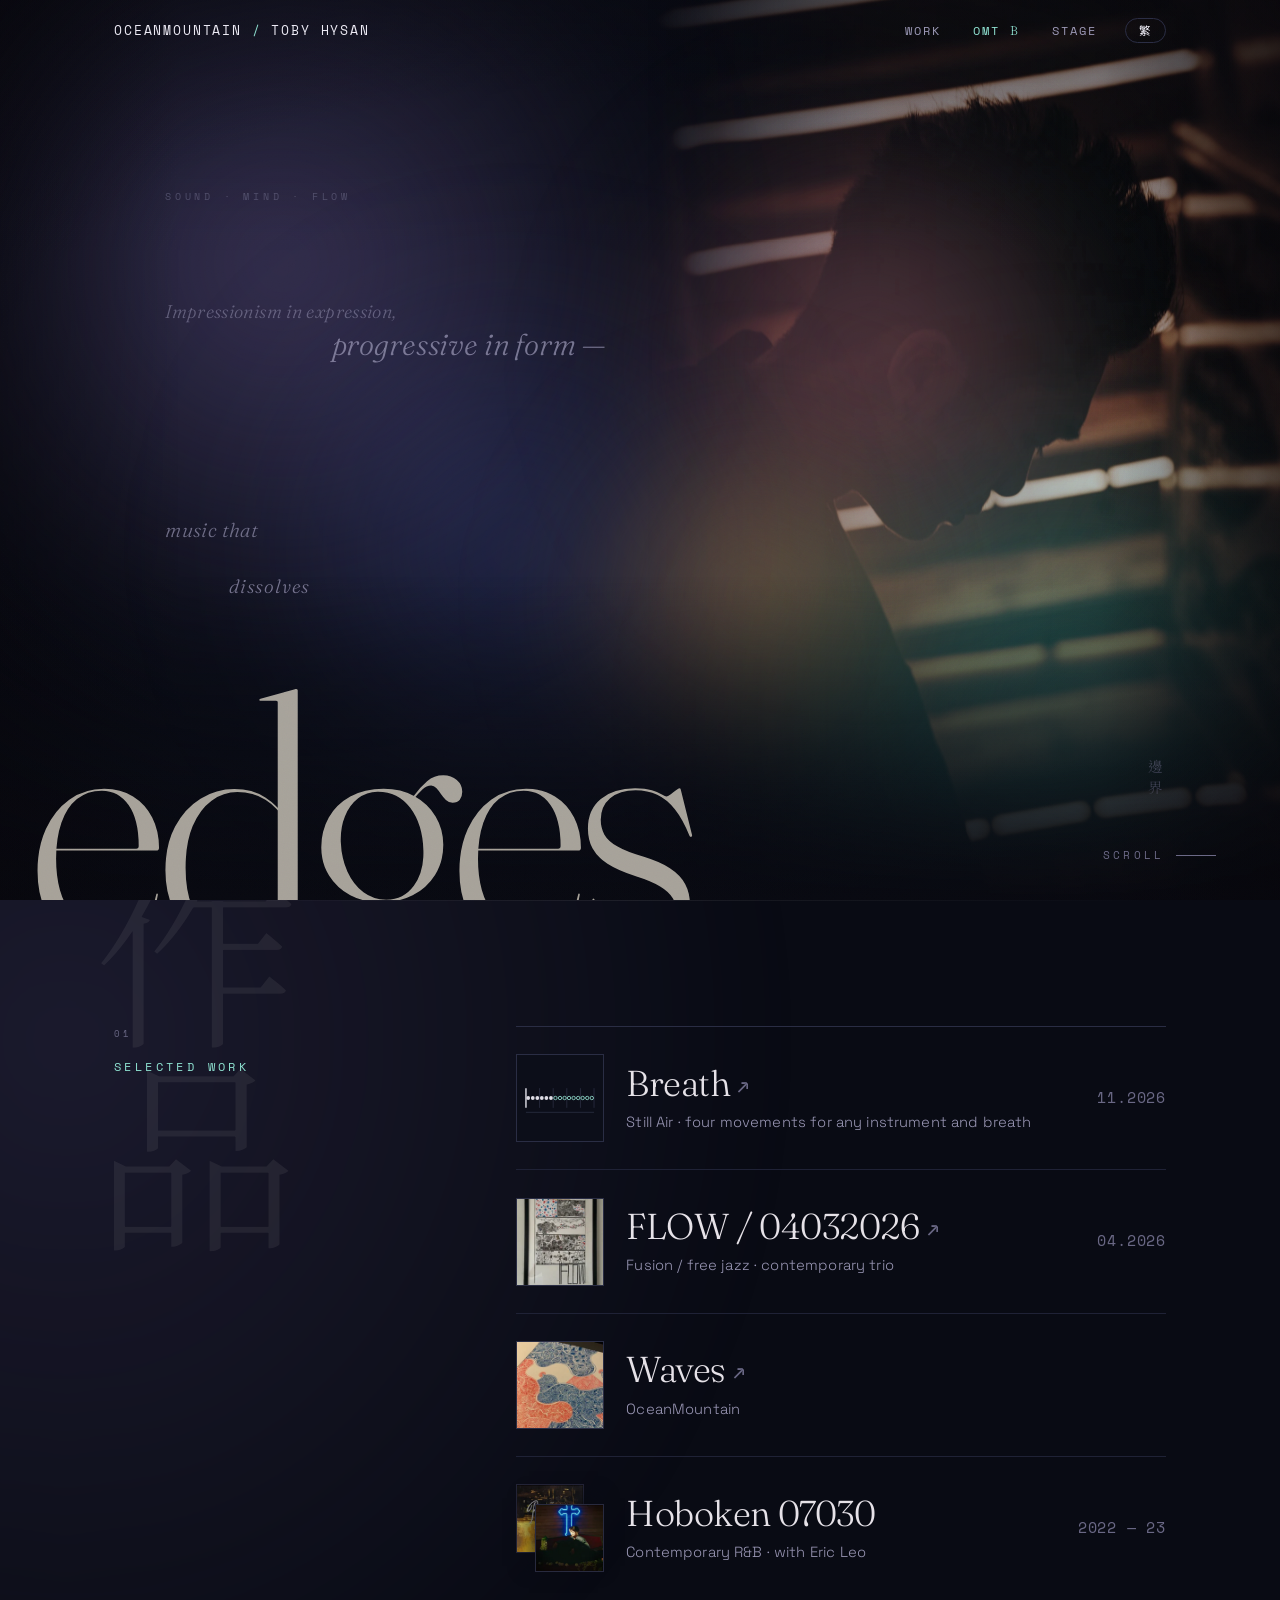
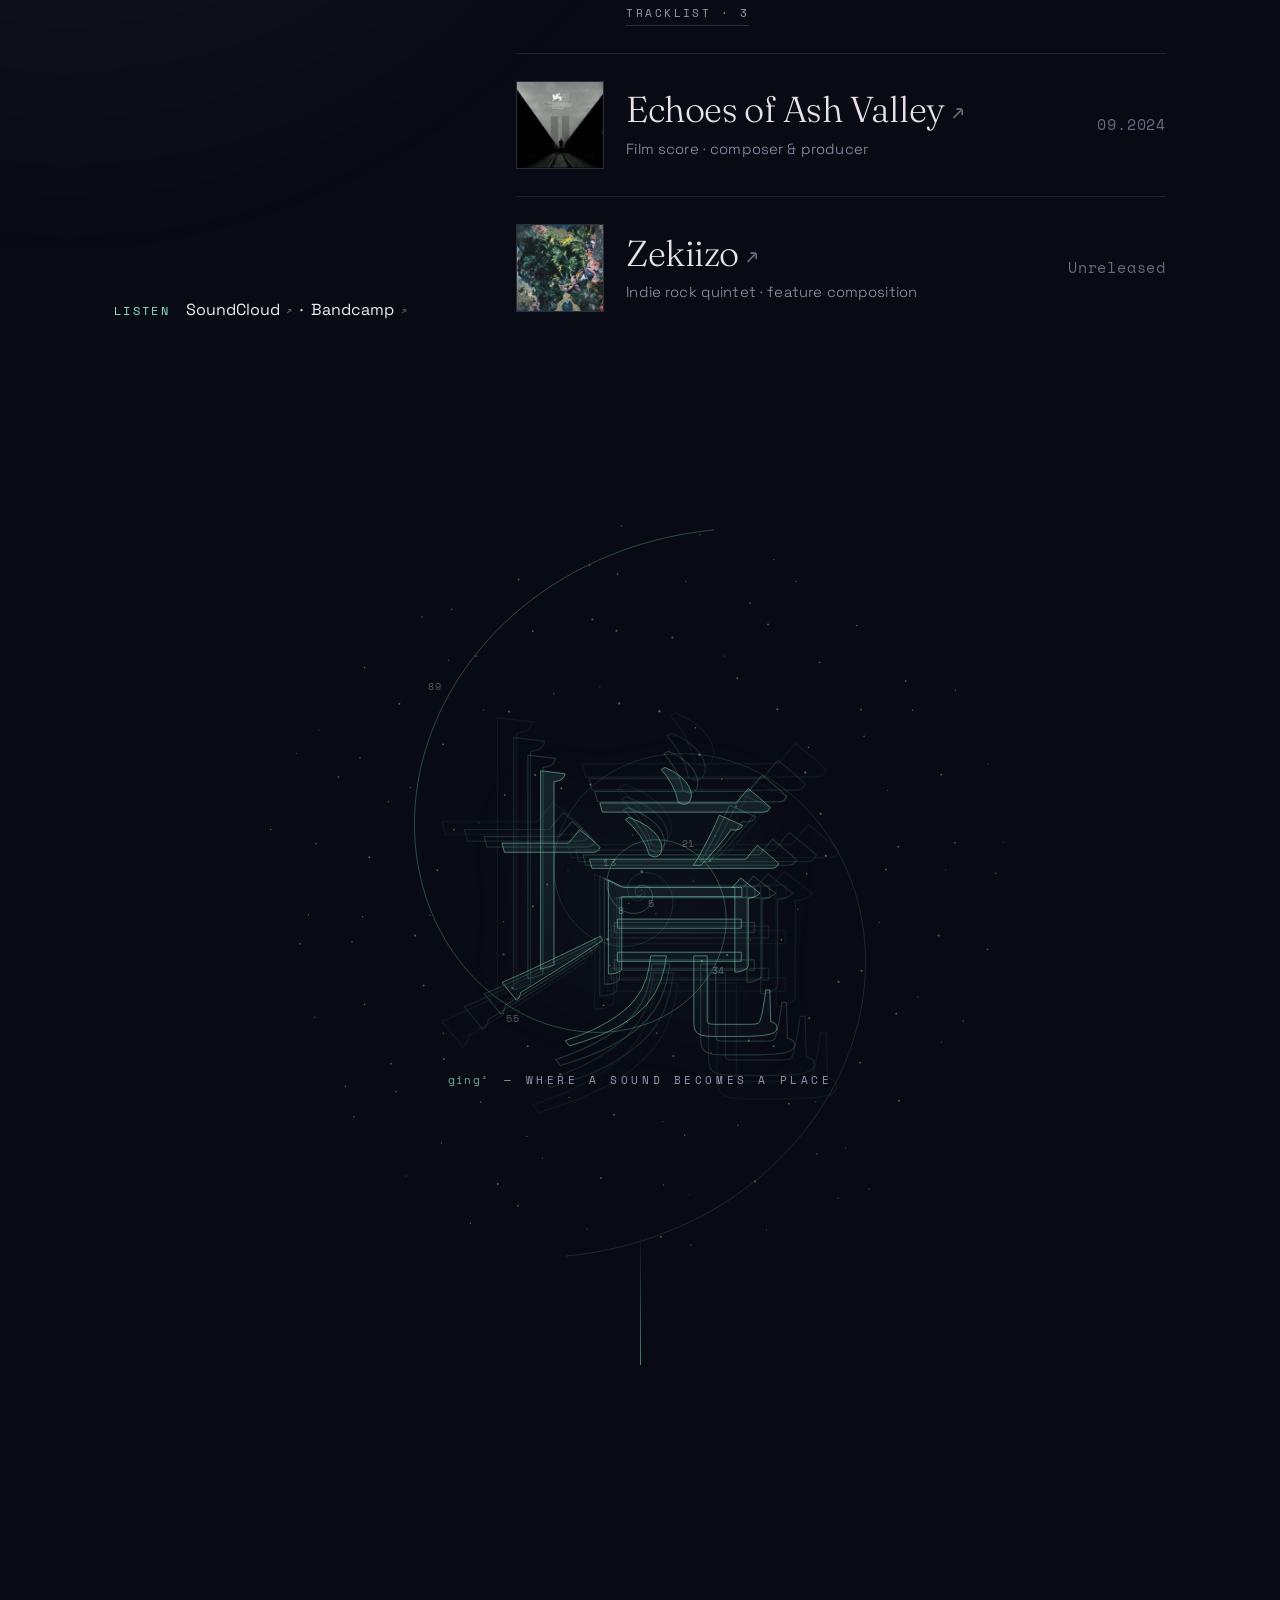
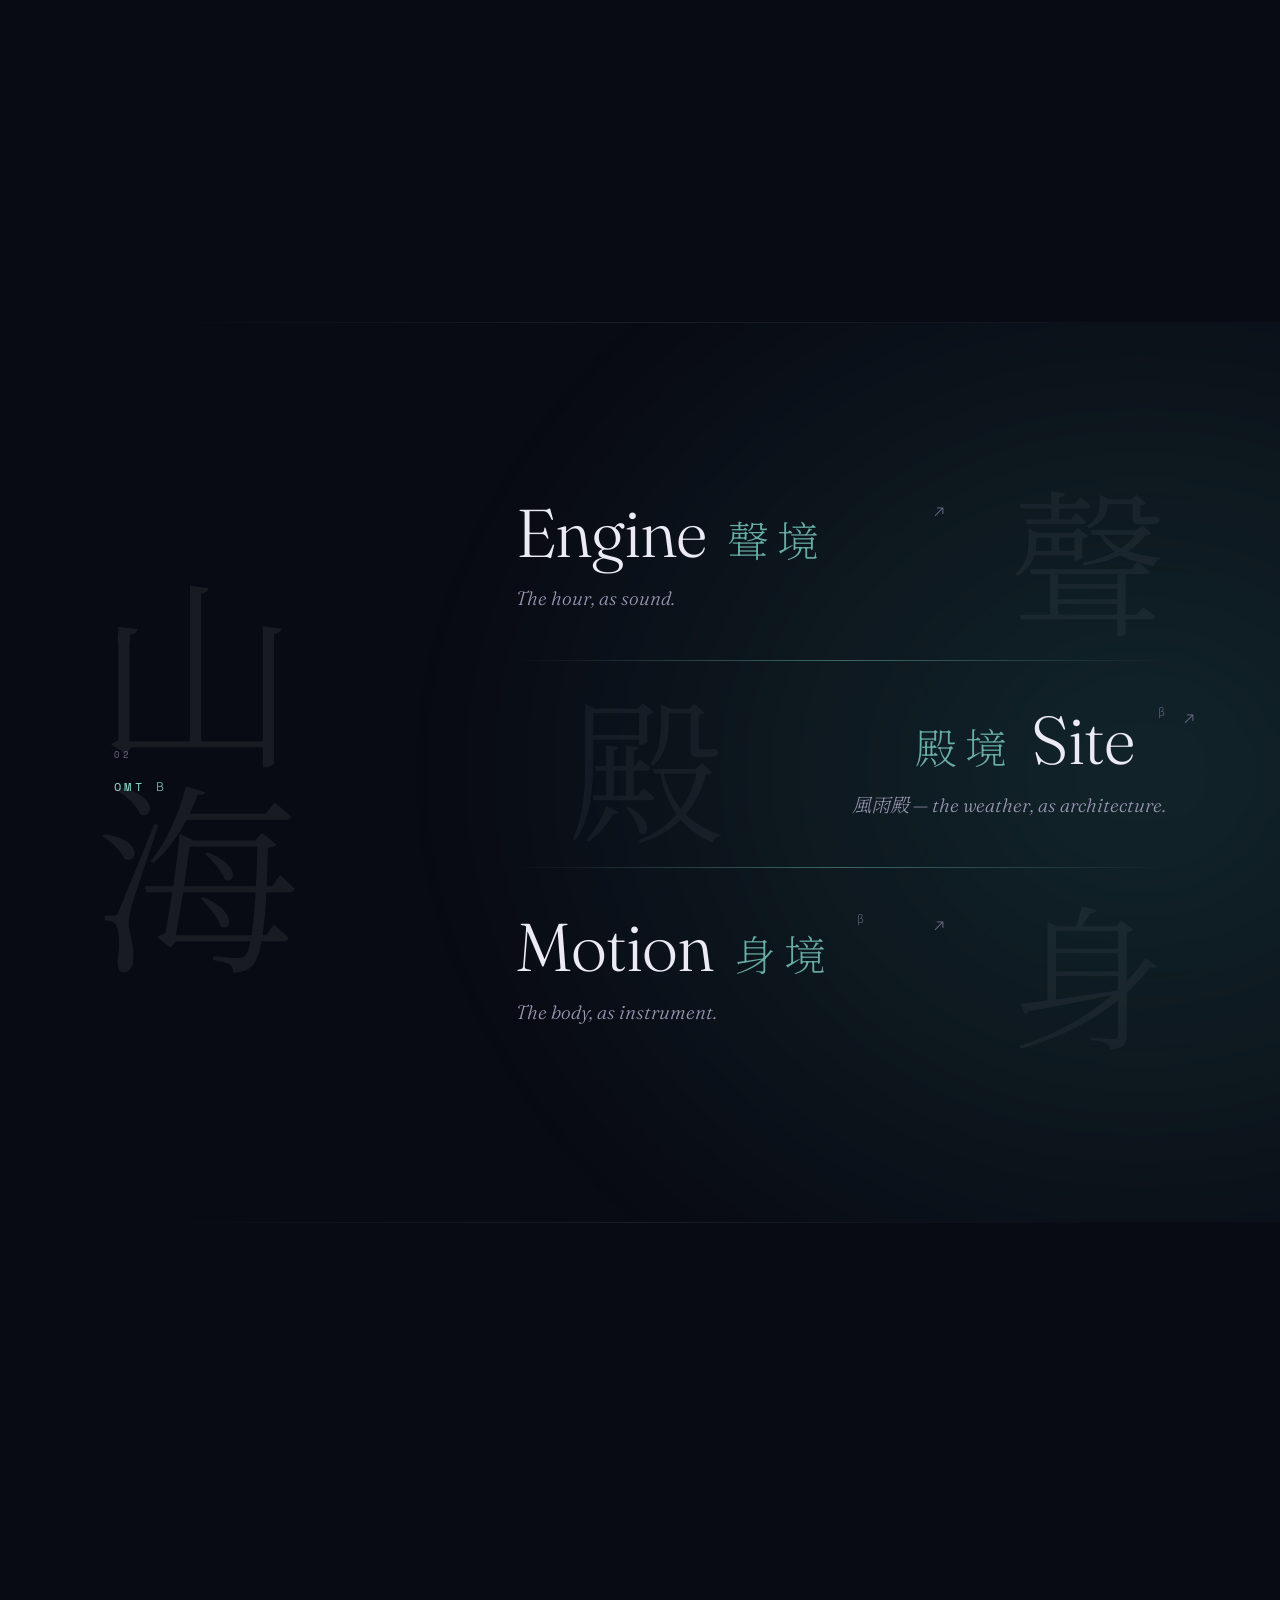
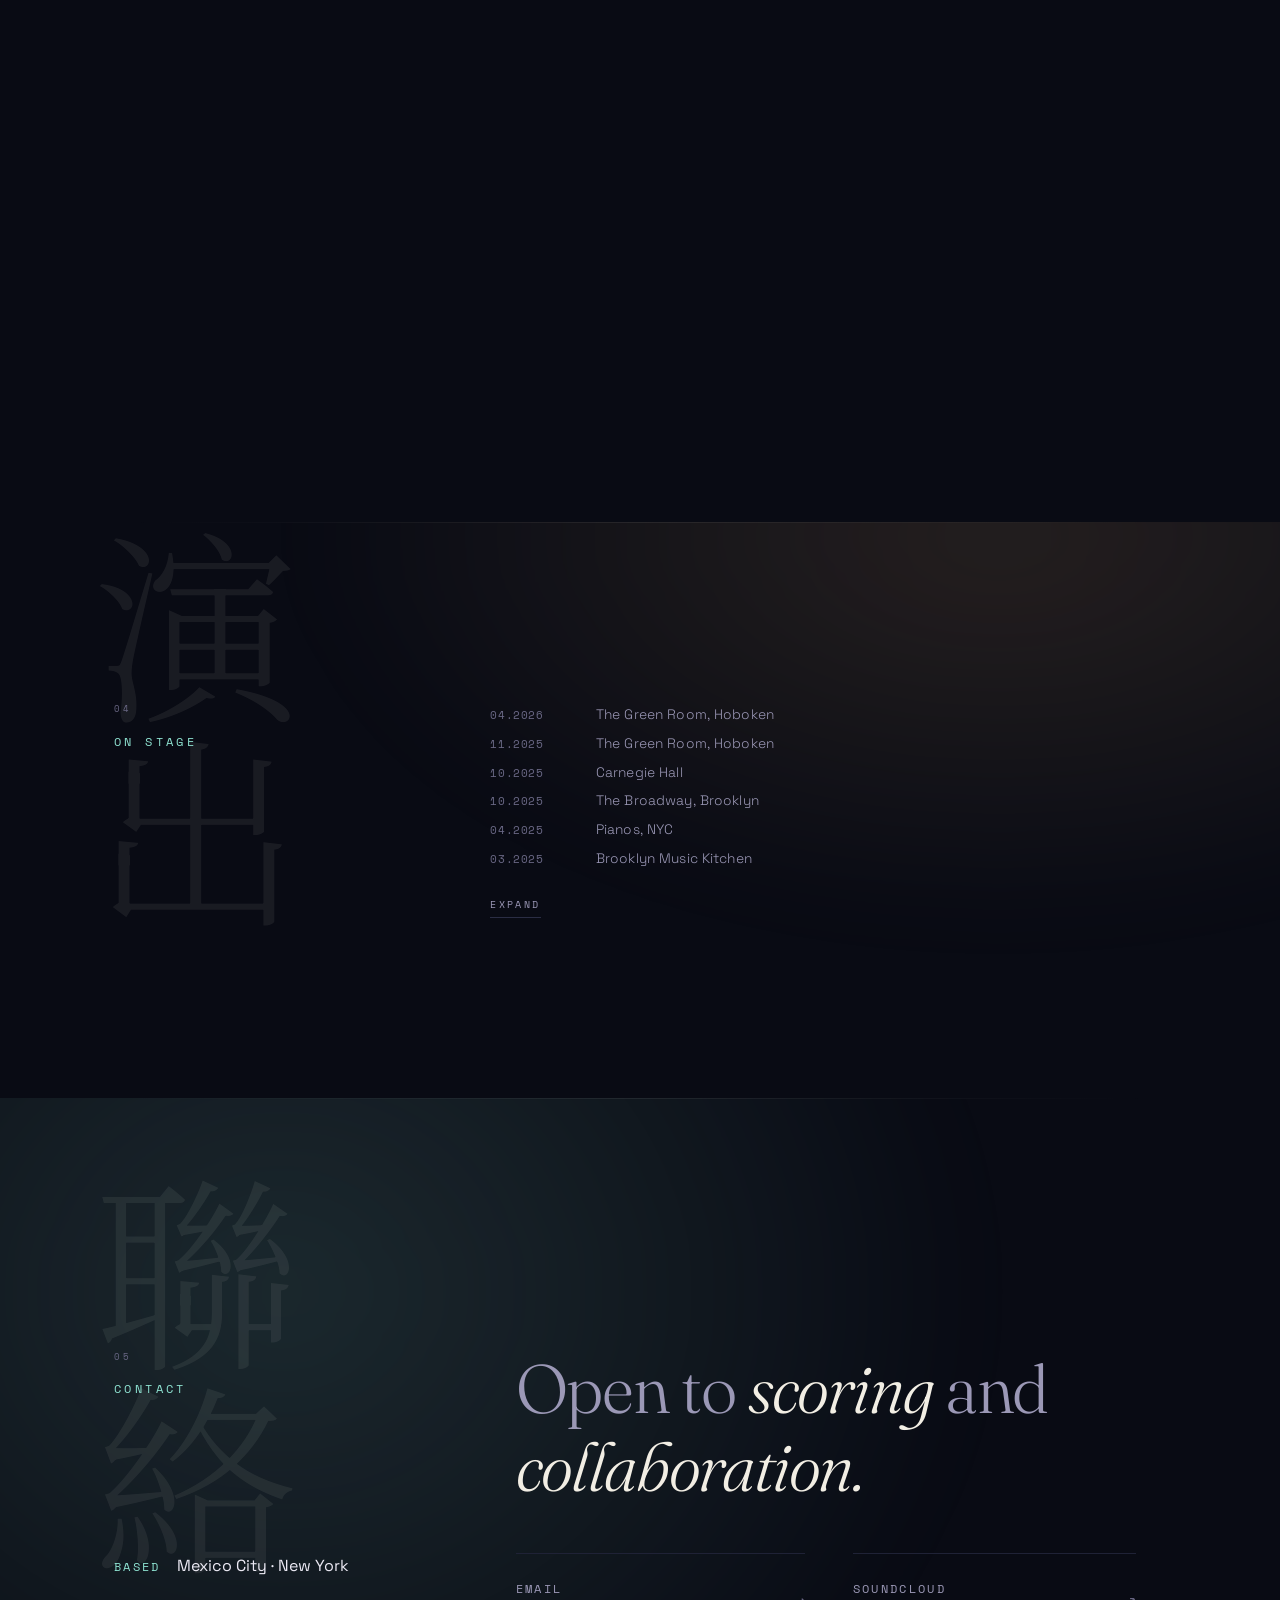
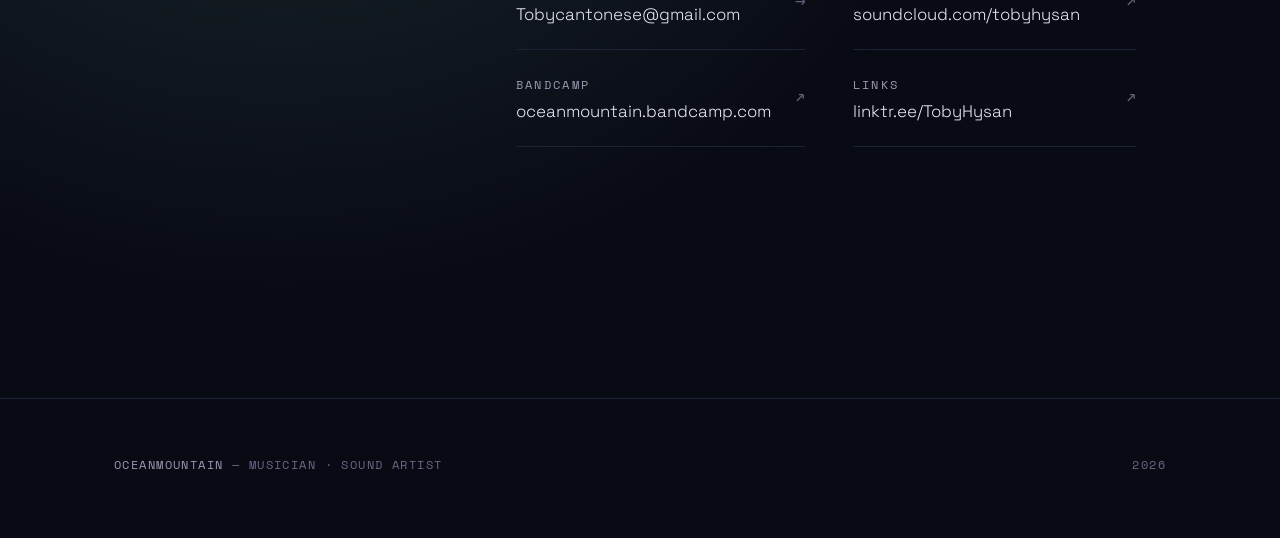
<file: index.html>
<!DOCTYPE html>
<html lang="en">
<head>
<meta charset="UTF-8" />
<meta name="viewport" content="width=device-width, initial-scale=1.0" />
<title>Haishan Lai — Musician &amp; Sound Artist</title>
<meta name="description" content="Haishan Lai (Toby Hysan) — musician and sound artist. Impressionist in expression, progressive in form&nbsp;— music that dissolves edges, from the screen to the stage, and stretches into different dimensions." />
<link rel="icon" href="/favicon.svg" type="image/svg+xml">
<link rel="icon" href="/favicon-32.png" sizes="32x32" type="image/png">
<link rel="apple-touch-icon" href="/apple-touch-icon.png">
<meta name="theme-color" content="#090B14">
<meta property="og:type" content="website">
<meta property="og:site_name" content="Haishan Lai">
<meta property="og:title" content="Haishan Lai — Musician &amp; Sound Artist">
<meta property="og:description" content="Musician and sound artist. Impressionism in expression, progressive in form.">
<meta property="og:url" content="https://oceanmountainlai.art/">
<meta property="og:image" content="https://oceanmountainlai.art/og.jpg">
<meta property="og:image:width" content="1200">
<meta property="og:image:height" content="630">
<meta name="twitter:card" content="summary_large_image">
<meta name="twitter:image" content="https://oceanmountainlai.art/og.jpg">
<link rel="preconnect" href="https://fonts.googleapis.com" />
<link rel="preconnect" href="https://fonts.gstatic.com" crossorigin />
<link href="https://fonts.googleapis.com/css2?family=Fraunces:ital,opsz,wght@0,9..144,300;0,9..144,400;0,9..144,500;1,9..144,300;1,9..144,400&family=Space+Grotesk:wght@300;400;500;600&family=Space+Mono:ital,wght@0,400;0,700;1,400&family=Noto+Serif+TC:wght@300;400;500;600&family=Noto+Sans+TC:wght@300;400;500&display=swap" rel="stylesheet" />
<style>
  :root{
    --ink:#090B14; --ink-2:#0C0F1C;
    --mist:#ECEAF4; --haze:#9B98B6; --faint:#6A6885;
    --line:#1F2236; --line-2:#2A2D44;
    --lumen:#8FE3D2;
    --violet:#7C6BB3; --indigo:#5664C6; --teal:#3FA89C; --rose:#CE7E8E; --amber:#E2AC6E;
    --wrap:1180px; --ease:cubic-bezier(.2,.7,.2,1);
    --serif:"Fraunces","Noto Serif TC",Georgia,serif;
    --sans:"Space Grotesk","Noto Sans TC",system-ui,sans-serif;
    --mono:"Space Mono","Noto Sans TC",ui-monospace,monospace;
    --zh-font:"Noto Serif TC","Noto Sans TC",serif;
  }
  *{box-sizing:border-box;}
  html{scroll-behavior:smooth;}
  body{margin:0;background:var(--ink);color:var(--mist);font-family:var(--sans);font-weight:300;
    font-size:clamp(1rem,1.02rem + .1vw,1.08rem);line-height:1.65;-webkit-font-smoothing:antialiased;
    text-rendering:optimizeLegibility;overflow-x:hidden;}
  
  /* Chinese view — western-driven minimal: Ming serif display + light grotesque body, scaled down a step */
  body.lang-zh{--serif:"Fraunces","Noto Serif TC",Georgia,serif;--sans:"Space Grotesk","Noto Sans TC",system-ui,sans-serif;--mono:"Space Mono","Noto Sans TC",ui-monospace,monospace;
    font-family:var(--sans);font-weight:300;font-size:.84rem;letter-spacing:.09em;line-height:1.9;}
  body.lang-zh .thesis{font-style:normal;font-weight:300;font-size:clamp(1.1rem,1rem + 1.1vw,1.75rem);line-height:1.62;letter-spacing:.06em;}
  body.lang-zh .statement{font-family:var(--sans);font-weight:300;font-size:clamp(1rem,.8rem + 1vw,1.55rem);line-height:1.6;letter-spacing:.02em;}
  body.lang-zh .contact-head{font-weight:300;font-size:clamp(1.8rem,1.3rem + 2.5vw,3.3rem);line-height:1.42;letter-spacing:.05em;}
  body.lang-zh .row .title{font-weight:400;font-size:clamp(1.3rem,1rem + 1.3vw,1.95rem);letter-spacing:.04em;}
  body.lang-zh .perf .p .v{font-weight:400;font-size:1.08rem;letter-spacing:.04em;}
  body.lang-zh .aside-note{font-weight:300;font-size:.92rem;line-height:1.85;letter-spacing:.02em;}
  body.lang-zh .contact-head em,body.lang-zh .statement .hl{font-style:normal;}
  body.lang-zh .eyebrow,body.lang-zh .nav-links,body.lang-zh .seclabel .tag,body.lang-zh .mentor .lbl,body.lang-zh .links a .k,body.lang-zh .brand{letter-spacing:.24em;}

  a{color:inherit;text-decoration:none;}
  ::selection{background:rgba(143,227,210,.22);color:#fff;}

  body::after{content:"";position:fixed;inset:0;z-index:200;pointer-events:none;opacity:.05;mix-blend-mode:overlay;
    background-image:url("data:image/svg+xml,%3Csvg xmlns='http://www.w3.org/2000/svg' width='220' height='220'%3E%3Cfilter id='n'%3E%3CfeTurbulence type='fractalNoise' baseFrequency='0.82' numOctaves='2' stitchTiles='stitch'/%3E%3C/filter%3E%3Crect width='100%25' height='100%25' filter='url(%23n)'/%3E%3C/svg%3E");}

  .wrap{max-width:var(--wrap);margin-inline:auto;padding-inline:clamp(1.4rem,5vw,4.5rem);}
  .skip{position:absolute;left:-999px;top:0;z-index:300;background:var(--lumen);color:#04201b;
    padding:.6rem 1rem;border-radius:6px;font-family:var(--mono);font-size:.8rem;}
  .skip:focus{left:1rem;top:1rem;}
  :focus-visible{outline:2px solid var(--lumen);outline-offset:4px;border-radius:2px;}

  /* NAV */
  header.nav{position:fixed;top:0;left:0;right:0;z-index:100;
    transition:background .5s var(--ease),border-color .5s var(--ease),backdrop-filter .5s;border-bottom:1px solid transparent;}
  header.nav.scrolled{background:rgba(9,11,20,.72);backdrop-filter:blur(14px) saturate(1.2);border-bottom:1px solid var(--line);}
  .nav-row{display:flex;align-items:center;justify-content:space-between;padding-top:1.1rem;padding-bottom:1.1rem;gap:1rem;}
  .brand{font-family:var(--mono);font-size:.82rem;letter-spacing:.14em;text-transform:uppercase;color:var(--mist);}
  .brand b{color:var(--lumen);font-weight:400;}
  .nav-right{display:flex;align-items:center;gap:1.7rem;}
  .nav-links{display:flex;gap:2rem;font-family:var(--mono);font-size:.74rem;letter-spacing:.18em;text-transform:uppercase;color:var(--haze);}
  .nav-links a{position:relative;padding:.2rem 0;transition:color .35s var(--ease);}
  .nav-links a::after{content:"";position:absolute;left:0;bottom:-2px;height:1px;width:0;background:var(--lumen);transition:width .4s var(--ease);}
  .nav-links a:hover{color:var(--mist);}
  .nav-links a:hover::after{width:100%;}
  .lang-toggle{font-family:var(--mono);font-size:.72rem;letter-spacing:.1em;color:var(--mist);background:transparent;
    border:1px solid var(--line-2);border-radius:22px;padding:.36rem .82rem;cursor:pointer;line-height:1;
    transition:border-color .35s var(--ease),color .35s var(--ease);}
  .lang-toggle:hover{border-color:var(--lumen);color:var(--lumen);}

  /* HERO */
  .hero{position:relative;min-height:100svh;display:flex;align-items:center;padding-top:7rem;padding-bottom:5rem;overflow:hidden;}
  
/* Moody Portrait */
.hero-portrait{position:absolute;top:0;right:0;bottom:0;width:min(54%,660px);height:100%;z-index:1;pointer-events:none;
  background-image:url("HYSAN.webp");background-size:cover;background-position:center 25%;
  opacity:0.85; filter:grayscale(.28) contrast(1.05) brightness(0.95) saturate(.92);
  -webkit-mask-image:linear-gradient(to left,#000 28%,rgba(0,0,0,.72) 60%,transparent 96%);
  mask-image:linear-gradient(to left,#000 28%,rgba(0,0,0,.72) 60%,transparent 96%);
  -webkit-transform:translateZ(0);transform:translateZ(0);}
  @media(max-width:760px){.hero-portrait{width:74%;opacity:.5;}}
  
  .field{position:absolute;inset:0;z-index:2;overflow:hidden;}
  .orb-wrap{position:absolute;inset:0;transition:transform .8s var(--ease);will-change:transform;}
  .orb{position:absolute;border-radius:50%;filter:blur(58px);mix-blend-mode:screen;will-change:transform;}
  .o1{width:72vmax;height:72vmax;top:-22%;left:-14%;opacity:.55;background:radial-gradient(circle at 50% 50%,var(--violet) 0%,rgba(124,107,179,0) 62%);animation:driftA 46s var(--ease) infinite;}
  .o2{width:66vmax;height:66vmax;bottom:-26%;right:-16%;opacity:.5;background:radial-gradient(circle at 50% 50%,var(--teal) 0%,rgba(63,168,156,0) 60%);animation:driftB 58s var(--ease) infinite;}
  .o3{width:48vmax;height:48vmax;top:6%;right:8%;opacity:.42;background:radial-gradient(circle at 50% 50%,var(--rose) 0%,rgba(206,126,142,0) 62%);animation:driftC 51s var(--ease) infinite;}
  .o4{width:52vmax;height:52vmax;bottom:2%;left:14%;opacity:.4;background:radial-gradient(circle at 50% 50%,var(--indigo) 0%,rgba(86,100,198,0) 62%);animation:driftD 63s var(--ease) infinite;}
  .o5{width:34vmax;height:34vmax;top:42%;left:42%;opacity:.32;background:radial-gradient(circle at 50% 50%,var(--amber) 0%,rgba(226,172,110,0) 64%);animation:driftA 55s var(--ease) infinite reverse;}
  .field::after{content:"";position:absolute;inset:0;pointer-events:none;background:linear-gradient(180deg,rgba(9,11,20,.28) 0%,rgba(9,11,20,0) 28%,rgba(9,11,20,0) 64%,var(--ink) 100%);}
  @keyframes driftA{0%{transform:translate(0,0) scale(1)}50%{transform:translate(5%,-6%) scale(1.12)}100%{transform:translate(0,0) scale(1)}}
  @keyframes driftB{0%{transform:translate(0,0) scale(1.05)}50%{transform:translate(-6%,4%) scale(.95)}100%{transform:translate(0,0) scale(1.05)}}
  @keyframes driftC{0%{transform:translate(0,0) scale(1)}50%{transform:translate(-5%,-5%) scale(1.15)}100%{transform:translate(0,0) scale(1)}}
  @keyframes driftD{0%{transform:translate(0,0) scale(1.08)}50%{transform:translate(7%,3%) scale(.92)}100%{transform:translate(0,0) scale(1.08)}}

  .hero::after{content:"";position:absolute;inset:0;z-index:2;pointer-events:none;
    background:radial-gradient(ellipse 85% 75% at 42% 48%,rgba(5,6,12,0) 52%,rgba(5,6,12,.62) 100%),
               linear-gradient(90deg,rgba(5,6,12,.38) 0%,rgba(5,6,12,0) 14%,rgba(5,6,12,0) 86%,rgba(5,6,12,.42) 100%);}
  .hero-inner{position:relative;z-index:3;width:100%;}
  .eyebrow{font-family:var(--mono);font-size:.78rem;letter-spacing:.34em;text-transform:uppercase;color:var(--haze);}
  .hero .eyebrow{margin-bottom:1.6rem;}
  .vh{position:absolute!important;width:1px;height:1px;overflow:hidden;clip:rect(0 0 0 0);white-space:nowrap;}
  /* name as a signature, not a headline */
  h1.sig{font-family:var(--serif);font-weight:300;font-style:italic;font-optical-sizing:auto;font-size:clamp(1.05rem,.95rem + .4vw,1.3rem);
    letter-spacing:.02em;margin:2.6rem 0 0;color:var(--haze);display:flex;align-items:center;gap:1rem;}
  h1.sig .sig-rule{display:inline-block;width:34px;height:1px;background:var(--lumen);opacity:.75;}
  body.lang-zh h1.sig{font-family:var(--zh-font);font-style:normal;letter-spacing:.2em;}
  .thesis{font-family:var(--serif);font-weight:300;font-style:italic;font-size:clamp(1.2rem,1.05rem + 1.4vw,2rem);
    line-height:1.32;letter-spacing:-.01em;color:#D7D4E6;max-width:30ch;margin:2.1rem 0 0;}
  .hero .thesis{font-size:clamp(1.7rem,1rem + 2.4vw,3rem);line-height:1.16;letter-spacing:-.015em;margin:0;max-width:min(100%,36rem);}
  body.lang-zh .hero .thesis{font-size:clamp(1.45rem,1rem + 1.9vw,2.5rem);line-height:1.5;letter-spacing:.08em;}
  /* phrase indents — where the line breathes */
  .hero .lines .ln{padding-left:0;text-indent:0;}
  .hero .thesis .ln.l2{margin-left:14%;}
  .hero .thesis .ln.l3{margin-left:5%;margin-top:.18em;}
  .hero .thesis .ln.l4{margin-left:24%;}
  .hero .thesis .ln.sub{margin-left:5%;}
  @media(max-width:600px){.hero .thesis .ln.l2{margin-left:8%;}.hero .thesis .ln.l4{margin-left:14%;}.hero .thesis .ln.l3,.hero .thesis .ln.sub{margin-left:2%;}}
  /* 海山 — ink on paper behind the words */
  .ink{position:absolute;inset:0;z-index:2;pointer-events:none;overflow:hidden;}
  .ink-c{position:absolute;font-family:var(--zh-font);font-weight:300;line-height:1;font-size:clamp(13rem,44vmin,28rem);
    color:rgba(214,210,232,.055);filter:blur(.9px);user-select:none;animation:inkBreathe 16s ease-in-out infinite;}
  .ink-c.i1{top:4%;left:3%;}
  .ink-c.i2{bottom:3%;left:27%;animation-delay:-8s;}
  @keyframes inkBreathe{0%,100%{opacity:.75;transform:translateY(0)}50%{opacity:1;transform:translateY(-8px)}}
  @media(max-width:760px){.ink-c{font-size:40vmin;}.ink-c.i1{top:9%;left:-6%;}.ink-c.i2{bottom:7%;left:34%;}}
  /* labels along the left edge, like a scroll */
  .hero-rail{position:absolute;left:clamp(1.3rem,2.6vw,2.4rem);top:50%;transform:translateY(-50%);z-index:3;
    writing-mode:vertical-rl;display:flex;align-items:center;gap:1.4rem;
    font-family:var(--mono);font-size:.64rem;letter-spacing:.26em;text-transform:uppercase;color:var(--faint);white-space:nowrap;max-height:calc(100svh - 12rem);overflow:hidden;
    opacity:0;animation:railIn 2.4s var(--ease) 1.2s forwards;}
  .hero-rail .rail-dot{display:inline-block;width:1px;height:28px;background:var(--line-2);}
  body.lang-zh .hero-rail{letter-spacing:.3em;}
  @keyframes railIn{to{opacity:1}}
  @media(min-width:900px){.hero .hero-inner{padding-left:clamp(4.6rem,8vw,7rem);}.hero .hero-meta{display:none;}}
  @media(max-width:899px){.hero-rail{display:none;}.hero .hero-meta{margin-top:2.6rem;gap:.7rem 1.6rem;font-size:.68rem;letter-spacing:.2em;color:var(--faint);}}
  .hero-meta{margin-top:2.8rem;display:flex;gap:1.6rem 2.6rem;flex-wrap:wrap;align-items:baseline;
    font-family:var(--mono);font-size:.78rem;letter-spacing:.1em;color:var(--haze);}
  .hero-meta .dot{color:var(--lumen);}
  .scroll-cue{position:absolute;left:0;bottom:2.2rem;z-index:3;font-family:var(--mono);font-size:.7rem;
    letter-spacing:.3em;text-transform:uppercase;color:var(--faint);display:flex;align-items:center;gap:.7rem;padding-inline:clamp(1.4rem,5vw,4.5rem);}
  .scroll-cue .bar{display:inline-block;width:40px;height:1px;background:var(--faint);position:relative;overflow:hidden;}
  .scroll-cue .bar::after{content:"";position:absolute;left:-40px;top:0;width:40px;height:1px;background:var(--lumen);animation:sweep 2.8s var(--ease) infinite;}
  @keyframes sweep{0%{left:-40px}60%,100%{left:40px}}

  /* SECTIONS */
  section.block{padding-block:clamp(4.5rem,9vw,8.5rem);position:relative;}
  .block + .block{border-top:1px solid var(--line);}
  .seclabel{display:flex;align-items:center;gap:1rem;margin-bottom:2.8rem;}
  .seclabel .tag{font-family:var(--mono);font-size:.76rem;letter-spacing:.28em;text-transform:uppercase;color:var(--lumen);white-space:nowrap;}
  .seclabel .rule{height:1px;background:var(--line-2);flex:1;}
  .seclabel .idx{font-family:var(--mono);font-size:.76rem;color:var(--faint);letter-spacing:.1em;}

  .statement{font-family:var(--serif);font-weight:300;font-size:clamp(1.5rem,1.1rem + 1.9vw,2.6rem);
    line-height:1.36;letter-spacing:-.015em;color:#DEDBEC;max-width:24ch;}
  .statement .hl{font-style:italic;color:#fff;}
  .statement-grid{display:grid;grid-template-columns:1fr;gap:2.5rem;}
  @media(min-width:860px){.statement-grid{grid-template-columns:1.55fr .9fr;gap:5rem;align-items:end;}.statement{max-width:none;}}
  .aside-note{font-family:var(--sans);font-size:1rem;color:var(--haze);line-height:1.7;max-width:36ch;}
  .aside-note strong{color:var(--mist);font-weight:500;}

  .rows{display:flex;flex-direction:column;}
  .row{display:grid;grid-template-columns:1fr;gap:.35rem 2rem;padding-block:1.7rem;border-top:1px solid var(--line);transition:border-color .4s var(--ease);}
  .row:first-child{border-top:1px solid var(--line-2);}
  .row:hover{border-top-color:var(--lumen);}
  @media(min-width:760px){.row{grid-template-columns:minmax(0,1fr) auto;align-items:baseline;}.row .meta{text-align:right;}}
  .other a.row{color:inherit;text-decoration:none;}.other a.row:hover{border-top-color:var(--text,currentColor);}
  .other .row{padding-block:1rem;}.other .row .title>span:first-child{font-size:clamp(1.05rem,1.6vw,1.3rem);}
  @media(max-width:759px){.other .row{grid-template-columns:1fr auto;align-items:baseline;}.other .row .meta{text-align:right;}}
  
  .row .title{font-family:var(--serif);font-weight:350;font-size:clamp(1.45rem,1.1rem + 1.5vw,2.25rem);
    line-height:1.14;letter-spacing:-.015em;color:var(--mist);transition:color .4s var(--ease);}
  .row:hover .title{color:#fff;}
  .row .title .role{font-family:var(--sans);font-weight:300;font-size:.92rem;color:var(--haze);display:block;margin-top:.45rem;letter-spacing:.01em;line-height:1.55;}
  .row .title .role em{font-style:normal;color:var(--lumen);}
  
  .work-link { display: inline-flex; align-items: baseline; gap: 0.4rem; color: inherit; transition: color .3s var(--ease); }
  .work-link:hover { color: var(--lumen); }
  .work-link .arr { font-family: var(--mono); font-size: 0.65em; color: var(--faint); transition: transform .3s var(--ease), color .3s var(--ease); }
  .work-link:hover .arr { transform: translateX(3px) translateY(-3px); color: var(--lumen); }

  .row .meta{font-family:var(--mono);font-size:.82rem;color:var(--haze);letter-spacing:.06em;white-space:nowrap;}
  .row .meta .yr{color:var(--mist);display:block;font-size:.92rem;}
  .row .meta .sub{display:block;color:var(--faint);font-size:.72rem;margin-top:.3rem;letter-spacing:.14em;text-transform:uppercase;}

  .perf{display:grid;grid-template-columns:1fr;gap:0;}
  @media(min-width:780px){.perf{grid-template-columns:1fr 1fr;column-gap:4.5rem;}}
  .perf .p{padding-block:1.4rem;border-top:1px solid var(--line);display:flex;justify-content:space-between;gap:1.5rem;align-items:baseline;transition:border-color .4s var(--ease);}
  .perf .p:hover{border-top-color:var(--lumen);}
  .perf .p .v{font-family:var(--serif);font-weight:350;font-size:1.18rem;color:var(--mist);line-height:1.3;}
  .perf .p .v small{display:block;font-family:var(--sans);font-weight:300;font-size:0.85rem;color:var(--haze);margin-top:.3rem;}
  .perf .p .y{font-family:var(--mono);font-size:.8rem;color:var(--faint);white-space:nowrap;}

  .edu .row .title{font-size:clamp(1.25rem,1rem + 1vw,1.7rem);}
  .mentor{margin-top:2.4rem;font-family:var(--sans);color:var(--haze);font-size:1rem;}
  .mentor .lbl{font-family:var(--mono);font-size:.72rem;letter-spacing:.2em;text-transform:uppercase;color:var(--lumen);margin-right:1rem;}
  .mentor b{color:var(--mist);font-weight:400;}

  .contact-head{font-family:var(--serif);font-weight:300;font-size:clamp(2rem,1.4rem + 3vw,4rem);
    line-height:1.14;letter-spacing:-.02em;color:var(--mist);max-width:18ch;margin:0 0 2.6rem;}
  .contact-head em{font-style:italic;color:var(--lumen);}
  .links{display:flex;flex-direction:column;gap:0;max-width:620px;}
  .links a{display:flex;justify-content:space-between;align-items:center;gap:1.5rem;padding-block:1.25rem;border-top:1px solid var(--line);
    font-family:var(--sans);font-size:1.05rem;color:var(--mist);transition:padding-left .4s var(--ease),border-color .4s var(--ease),color .4s var(--ease);}
  .links a:last-child{border-bottom:1px solid var(--line);}
  .links a .k{font-family:var(--mono);font-size:.72rem;letter-spacing:.2em;text-transform:uppercase;color:var(--haze);transition:color .4s var(--ease);}
  .links a .arr{font-family:var(--mono);color:var(--faint);transition:transform .4s var(--ease),color .4s var(--ease);}
  .links a:hover{padding-left:.9rem;border-top-color:var(--lumen);color:#fff;}
  .links a:hover .k{color:var(--lumen);}
  .links a:hover .arr{transform:translateX(6px);color:var(--lumen);}

  footer{padding-block:3.5rem 4rem;border-top:1px solid var(--line);}
  .foot-row{display:flex;justify-content:space-between;gap:1.5rem;flex-wrap:wrap;font-family:var(--mono);font-size:.74rem;letter-spacing:.12em;color:var(--faint);text-transform:uppercase;}
  .foot-row b{color:var(--haze);font-weight:400;}

  [data-reveal]{opacity:0;transform:translateY(20px);transition:opacity 1s var(--ease),transform 1s var(--ease);}
  [data-reveal].in{opacity:1;transform:none;}

  @media(max-width:600px){
    .nav-links{gap:1.3rem;}
    .brand{font-size:.72rem;}
    .nav-right{gap:1.1rem;}
    .seclabel .idx{display:none;}
    .seclabel{margin-bottom:2.2rem;}
  }
  @media(prefers-reduced-motion:reduce){
    html{scroll-behavior:auto;}
    .orb{animation:none !important;}
    .orb-wrap{transition:none;}
    .scroll-cue .bar::after{animation:none;left:0;width:14px;}
    [data-reveal]{opacity:1;transform:none;transition:none;}
  }

  /* POPUP CONTACT WINDOW STYLES */
  .modal-overlay {
    position: fixed;
    inset: 0;
    background: rgba(9, 11, 20, 0.85);
    backdrop-filter: blur(12px) saturate(1.2);
    -webkit-backdrop-filter: blur(12px) saturate(1.2);
    z-index: 1000;
    display: flex;
    align-items: center;
    justify-content: center;
    opacity: 0;
    pointer-events: none;
    transition: opacity 0.5s var(--ease);
    padding: 1.5rem;
  }
  .modal-overlay.active {
    opacity: 1;
    pointer-events: auto;
  }
  .modal-window {
    background: var(--ink-2);
    border: 1px solid var(--line-2);
    width: 100%;
    max-width: 480px;
    padding: clamp(1.8rem, 5vw, 2.8rem);
    position: relative;
    transform: translateY(24px);
    transition: transform 0.5s var(--ease);
  }
  .modal-overlay.active .modal-window {
    transform: translateY(0);
  }
  .modal-close {
    position: absolute;
    top: 1.2rem;
    right: 1.5rem;
    background: transparent;
    border: none;
    color: var(--haze);
    font-family: var(--mono);
    font-size: .7rem;
    cursor: pointer;
    letter-spacing: .12em;
    text-transform: lowercase;
    transition: color .3s;
  }
  .modal-close:hover { color: var(--lumen); }
  .modal-form { display: flex; flex-direction: column; gap: 1.2rem; margin-top: 1.8rem; }
  .modal-form input, .modal-form textarea {
    width: 100%;
    padding: .85rem 1rem;
    background: transparent;
    border: 1px solid var(--line-2);
    color: var(--mist);
    font-family: var(--sans);
    font-weight: 300;
    font-size: .95rem;
    outline: none;
    transition: border-color .4s var(--ease);
  }
  .modal-form input:focus, .modal-form textarea:focus { border-color: var(--lumen); }
  .modal-form textarea { resize: none; }
  .modal-submit {
    align-self: flex-start;
    background: transparent;
    color: var(--lumen);
    border: 1px solid var(--lumen);
    padding: .65rem 2.2rem;
    font-family: var(--mono);
    font-size: .74rem;
    letter-spacing: .14em;
    text-transform: uppercase;
    cursor: pointer;
    transition: background .4s, color .4s;
  }
  .modal-submit:hover { background: rgba(143,227,210,.12); }
  .next-card{position:relative;margin-top:.4rem;padding:clamp(1.6rem,1rem + 3vw,3.2rem);border:1px solid var(--line-2);border-radius:2px;overflow:hidden;}
  .next-card::before{content:"";position:absolute;inset:0;background:radial-gradient(120% 90% at 100% 0%,rgba(140,220,200,.10),transparent 60%);pointer-events:none;}
  .next-card .when{font-family:var(--mono);font-size:.74rem;letter-spacing:.2em;text-transform:uppercase;color:var(--lumen);}
  .next-card h3{font-family:var(--serif);font-weight:350;font-size:clamp(1.7rem,1.2rem + 2.2vw,3rem);line-height:1.15;margin:.8rem 0 .7rem;color:var(--mist);}
  .next-card p{font-family:var(--sans);font-weight:300;color:var(--haze);max-width:58ch;line-height:1.65;}
  .next-card .formats{display:flex;flex-wrap:wrap;gap:.5rem;margin-top:1.3rem;}
  .next-card .formats span{font-family:var(--mono);font-size:.7rem;letter-spacing:.14em;text-transform:uppercase;border:1px solid var(--line-2);padding:.35rem .7rem;color:var(--haze);}
  .next-card .soon{display:inline-block;margin-top:1.5rem;font-family:var(--mono);font-size:.74rem;letter-spacing:.2em;text-transform:uppercase;color:var(--lumen);}
  .now-list{margin-top:2.2rem;}
  @media(max-width:600px){.nav-links a[href="#practice"],.nav-links a[href="#stage"]{display:none;}}
  /* LINE-BROKEN STATEMENTS */
  .lines .ln{display:block;padding-left:1.1em;text-indent:-1.1em;}
  .lines .ln.gap{margin-top:.75em;}
  .thesis.lines{max-width:none;}
  .thesis .hl{font-style:normal;color:#fff;}
  .thesis .ln.sub{font-family:var(--sans);font-style:normal;font-weight:300;font-size:clamp(.92rem,.85rem + .35vw,1.12rem);letter-spacing:.1em;color:var(--haze);margin-top:1.3rem;}
  body.lang-zh .thesis .ln.sub{letter-spacing:.16em;}
  .hero .thesis .ln{opacity:0;transform:translateY(10px);filter:blur(7px);animation:lnIn 1.9s var(--ease) forwards;}
  .hero .thesis .ln.l1{animation-delay:.3s}.hero .thesis .ln.l2{animation-delay:1.25s}
  .hero .thesis .ln.l3{animation-delay:2.2s}.hero .thesis .ln.l4{animation-delay:2.9s}
  .hero .thesis .ln.sub{animation-delay:4s}
  .hero .hero-meta{opacity:0;animation:lnIn 1.6s var(--ease) 4.6s forwards;}
  @keyframes lnIn{to{opacity:1;transform:none;filter:blur(0)}}
  .hero .thesis .ln.gap,.hero .thesis .ln.gap + .ln{color:var(--haze);}
  .hero .thesis .ln.gap + .ln .hl{color:var(--lumen);}
  .statement.lines{font-size:clamp(1.35rem,1rem + 1.7vw,2.15rem);line-height:1.42;max-width:none;}
  .statement.lines .ln.gap,.statement.lines .ln.gap ~ .ln{color:var(--haze);}
  .statement .hl{color:#fff;}
  body.lang-zh .lines .hl{background:linear-gradient(transparent 62%,rgba(143,227,210,.2) 62%);padding-inline:.1em;}
  body.lang-zh .thesis .hl{color:#fff;}
  @media(min-width:860px){.statement-grid{grid-template-columns:2fr .8fr;}}
  @media(max-width:600px){.statement.lines{font-size:1.22rem;line-height:1.5;}.lines .ln{padding-left:0;text-indent:0;}body.lang-zh .statement.lines{font-size:1.02rem;}}

  /* STAGE — expandable */
  .perf-more{display:grid;grid-template-rows:0fr;transition:grid-template-rows .9s var(--ease);}
  .perf-more.open{grid-template-rows:1fr;}
  .perf-more-inner{overflow:hidden;min-height:0;}
  .perf-toggle{margin-top:1.8rem;background:none;border:0;padding:.3rem 0;cursor:pointer;font-family:var(--mono);font-size:.72rem;
    letter-spacing:.24em;text-transform:uppercase;color:var(--haze);border-bottom:1px solid var(--line-2);transition:color .4s var(--ease),border-color .4s var(--ease);}
  .perf-toggle:hover{color:var(--lumen);border-color:var(--lumen);}

  .brand{white-space:nowrap;}
  .nav-links a.nav-beta{color:var(--lumen);}
  .nav-links a.nav-beta span{font-family:var(--serif);}
  @media(max-width:600px){.nav-links a[href="#next"]{display:none;}}
  .nav-links a{white-space:nowrap;}
  @media(max-width:420px){.nav-links{gap:.95rem;letter-spacing:.12em;}.nav-right{gap:.8rem;}.brand{letter-spacing:.1em;}}
  @media(max-width:600px){.brand-alt{display:none;}}
  @media(prefers-reduced-motion:reduce){.hero .thesis .ln,.hero h1.sig,.hero .hero-meta,.hero-rail{animation:none;opacity:1;transform:none;filter:none;}.hero-rail{transform:translateY(-50%);}.ink-c{animation:none;}.perf-more{transition:none;}}
  /* WORK — covers */
  .row .title.has-cover{--cv:88px;display:grid;grid-template-columns:var(--cv) minmax(0,1fr);column-gap:1.4rem;align-items:center;}
  .row .title.has-cover .cover{grid-row:1 / span 2;}
  .row .title.has-cover .work-link{align-self:end;}
  .row .title.has-cover .role{align-self:start;}
  .cover{display:block;width:var(--cv);height:var(--cv);overflow:hidden;border:1px solid var(--line-2);
    background:linear-gradient(135deg,rgba(124,107,179,.10),rgba(63,168,156,.05));}
  .cover img{display:block;width:100%;height:100%;object-fit:cover;filter:saturate(.9) brightness(.94);
    transition:transform .9s var(--ease),filter .9s var(--ease);}
  .row:hover .cover img{transform:scale(1.06);filter:saturate(1.05) brightness(1);}
  .cover.blank{border:0;background:none;}
  .row[hidden],[hidden]{display:none !important;}
  @media(min-width:760px){#work .row{align-items:center;}}
  @media(max-width:600px){.row .title.has-cover{--cv:64px;column-gap:1rem;}#work .row .meta{padding-left:calc(64px + 1rem);}}
  /* WORK — album (Hoboken 07030) */
  .row.album{--cv:88px;}
  .row.album .album-name{align-self:end;}
  .cover.stack{position:relative;border:0;background:none;overflow:visible;}
  .cover.stack img{position:absolute;width:78%;height:78%;object-fit:cover;border:1px solid var(--line-2);
    transition:transform .9s var(--ease);}
  .cover.stack img:first-child{left:0;top:0;opacity:.85;}
  .cover.stack img:last-child{right:0;bottom:0;box-shadow:-6px -6px 18px rgba(9,11,20,.65);}
  .row.album:hover .cover.stack img:first-child{transform:translate(-3px,-3px);}
  .row.album:hover .cover.stack img:last-child{transform:translate(3px,3px);}
  .row.album .tracks,.row.album .track-toggle{grid-column:1 / -1;}
  .tracks{display:grid;grid-template-rows:0fr;transition:grid-template-rows .8s var(--ease);}
  .tracks.open{grid-template-rows:1fr;}
  .tracks-inner{overflow:hidden;min-height:0;}
  .tracklist{list-style:none;margin:0;padding:.9rem 0 0 calc(var(--cv) + 1.4rem);}
  .tracklist li{display:grid;grid-template-columns:2.2rem minmax(0,1fr) auto;align-items:baseline;gap:.8rem;padding:.55rem 0;border-top:1px solid var(--line);
    font-family:var(--serif);font-size:1.12rem;color:var(--mist);}
  .tracklist .n,.tracklist .ty{font-family:var(--mono);font-size:.74rem;letter-spacing:.08em;color:var(--faint);}
  .tracklist .t{color:var(--haze);}
  .track-toggle{justify-self:start;margin:1rem 0 0 calc(var(--cv) + 1.4rem);background:none;border:0;border-bottom:1px solid var(--line-2);padding:.25rem 0;cursor:pointer;
    font-family:var(--mono);font-size:.7rem;letter-spacing:.22em;text-transform:uppercase;color:var(--haze);transition:color .4s var(--ease),border-color .4s var(--ease);}
  .track-toggle:hover{color:var(--lumen);border-color:var(--lumen);}
  @media(max-width:600px){.row.album{--cv:64px;}.tracklist{padding-left:0;}.track-toggle{margin-left:calc(64px + 1rem);}.tracklist li{font-size:1rem;}}
  @media(prefers-reduced-motion:reduce){.tracks{transition:none;}}
/* OMT trio: Engine, Site and Motion fit one screen */
#omt .omt-seam{margin-top:clamp(.8rem,2.6vh,2.8rem);margin-bottom:clamp(.8rem,2.6vh,2.8rem);}
/* OMT trio: left, right, left */
@media (min-width:980px){#omt .omt-item.site{padding-left:36%;padding-right:0}#omt .omt-item.body{padding-left:0;padding-right:30%}#omt .omt-item.body .go{right:30%}}

  /* Stage, gallery-CV style: date · venue, one quiet column, nothing else */
  #stage{padding-block:clamp(2.6rem,5vw,4.5rem);}
  @media(min-width:980px){section.block#stage{min-height:64svh;align-items:center;}}
  #stage .seclabel{margin-bottom:1.2rem;}
  #stage .wrap{row-gap:0;}
  #stage > .wrap > .perf, #stage .perf-more-inner > .perf{display:block;max-width:34rem;}
  #stage > .wrap > .perf .p, #stage .perf-more-inner > .perf .p{display:grid;grid-template-columns:6.6rem 1fr;align-items:baseline;gap:0;padding:.32rem 0;border:0;}
  #stage > .wrap > .perf .p .y, #stage .perf-more-inner > .perf .p .y{order:-1;font-size:.66rem;letter-spacing:.06em;color:var(--faint);}
  #stage > .wrap > .perf .p .v, #stage .perf-more-inner > .perf .p .v{font-family:var(--sans);font-weight:300;font-size:.86rem;letter-spacing:.01em;color:var(--haze);}
  #stage > .wrap > .perf .p small, #stage .perf-more-inner > .perf .p small{display:none;}
  #stage .perf-toggle{margin-top:1.2rem;font-size:.62rem;justify-self:start;}
  #stage .study{margin-top:2.2rem;}
  #stage .study .perf{display:block;max-width:34rem;}
  #stage .study .perf .p{display:grid;grid-template-columns:6.6rem 1fr;align-items:baseline;gap:0;padding:.32rem 0;border:0;}
  #stage .study .perf .p .y{order:-1;font-size:.66rem;letter-spacing:.06em;color:var(--faint);}
  #stage .study .perf .p .v{font-family:var(--sans);font-weight:300;font-size:.86rem;letter-spacing:.01em;color:var(--haze);}
  #stage .study .perf .p .v small{display:inline;font-size:.78rem;color:var(--faint);margin:0 0 0 .5rem;}
  #stage .study-h{margin-bottom:.6rem;}
  #stage .mentor{margin-top:1.4rem;font-size:.86rem;}
  #stage .mentor b{font-weight:300;color:var(--haze);}
</style>
<style>

/* ===== Variant E · one phrase, pp → ff ===== */
.hero-E{align-items:stretch;padding:0;}
.hero-E .hero-inner{position:relative;z-index:3;min-height:100svh;}
.hero-E .ink,.hero-E .hero-rail,.hero-E .hero-meta{display:none;}
.hero-E .w{position:absolute;margin:0;opacity:0;filter:blur(6px);transform:translateY(6px);}
.hero-E .w.in{animation:wIn 2.6s var(--ease) forwards;}
@keyframes wIn{to{opacity:var(--o,1);filter:blur(0);transform:none}}
/* 1 · the name — thin, vertical, along the left edge */
.hero-E .name{--o:.72;left:clamp(1.3rem,2.6vw,2.4rem);top:7.2rem;writing-mode:vertical-rl;
  font-family:var(--serif);font-weight:300;font-size:clamp(.82rem,.76rem + .25vw,1rem);letter-spacing:.34em;text-transform:uppercase;color:var(--mist);white-space:nowrap;}
.hero-E .nrule{position:absolute;left:calc(clamp(1.3rem,2.6vw,2.4rem) + .45em);top:calc(7.2rem + 9.6em);width:1px;height:2.6rem;background:var(--lumen);opacity:0;}
.hero-E .nrule.in{animation:wIn 2.6s var(--ease) forwards;--o:.55;}
/* 2 · tempo marking */
.hero-E .tempo{--o:.62;left:clamp(1.4rem,5vw,4.5rem);top:46%;font-family:var(--mono);font-size:.62rem;letter-spacing:.38em;text-transform:uppercase;color:var(--faint);white-space:nowrap;}
/* 3–5 · the sentence, as dynamics */
.hero-E .l1{--o:.58;left:clamp(5rem,9vw,8.5rem);top:30%;font-family:var(--serif);font-style:italic;font-weight:300;font-size:clamp(.92rem,.8rem + .45vw,1.15rem);letter-spacing:.02em;color:var(--haze);white-space:nowrap;}
.hero-E .l2{--o:.66;left:clamp(9rem,22vw,20rem);top:41%;font-family:var(--serif);font-style:italic;font-weight:300;font-size:clamp(1.25rem,1rem + 1vw,1.9rem);letter-spacing:-.005em;color:var(--haze);white-space:nowrap;}
.hero-E .l3{--o:.66;left:clamp(6rem,14vw,13rem);top:55%;font-family:var(--serif);font-style:italic;font-weight:300;font-size:clamp(.95rem,.85rem + .5vw,1.25rem);letter-spacing:.02em;color:var(--haze);white-space:nowrap;}
body.lang-zh .hero-E .l1,body.lang-zh .hero-E .l2,body.lang-zh .hero-E .l3{font-family:var(--zh-font);font-style:normal;letter-spacing:.26em;}
.hero-E .tempo{top:21%;left:clamp(5rem,9vw,8.5rem);}
/* color — warmer ink, less screen-purple; a trace of the portrait's teal and amber */
.hero-E .o1{opacity:.4;}.hero-E .o4{opacity:.28;}.hero-E .o2{opacity:.56;}.hero-E .o5{opacity:.46;}
.hero-E.hero::after{background:radial-gradient(ellipse 85% 75% at 42% 48%,rgba(6,5,10,0) 50%,rgba(6,5,10,.68) 100%),
  linear-gradient(90deg,rgba(6,5,10,.42) 0%,rgba(6,5,10,0) 14%,rgba(6,5,10,0) 86%,rgba(6,5,10,.46) 100%);}
/* 6 · pp */
.hero-E .pp{--o:.72;left:clamp(7rem,30vw,22rem);bottom:clamp(14rem,37vh,25rem);
  font-family:var(--serif);font-style:italic;font-weight:300;font-size:clamp(.95rem,.8rem + .5vw,1.25rem);letter-spacing:.04em;color:var(--haze);white-space:nowrap;}
body.lang-zh .hero-E .pp{font-family:var(--zh-font);font-style:normal;letter-spacing:.32em;}
/* 4 · ff — the breathing word, with two delayed echoes */
.hero-E .ffw{position:absolute;left:-.06em;bottom:-.26em;margin:0;white-space:nowrap;
  font-family:var(--serif);font-weight:300;font-size:clamp(9rem,27vw,23rem);line-height:1;letter-spacing:-.03em;
  transform:translate(var(--sx,0px),var(--sy,0px));}
body.lang-zh .hero-E .ffw{font-family:var(--zh-font);font-size:clamp(8rem,24vw,20rem);letter-spacing:.02em;bottom:-.14em;}
.hero-E .ff{position:relative;z-index:2;color:#CFC9BC;opacity:0;filter:blur(18px);letter-spacing:inherit;}
.hero-E .ff.in{animation:ffIn 4.4s var(--ease) forwards;}
@keyframes ffIn{to{opacity:.8;filter:blur(0);letter-spacing:inherit}}
.hero-E .echo{position:absolute;left:0;top:0;z-index:1;color:#CFCBE6;pointer-events:none;opacity:0;letter-spacing:inherit;
  transform:translate(calc(var(--ax,0)*var(--lag) + var(--off)),calc(var(--ay,0)*var(--lag)*.7 + var(--off)*.8));}
.hero-E .echo{color:#A9C4BC;mix-blend-mode:screen;}
.hero-E .echo.e2{color:#C9B08E;}
.hero-E .echo.e1{--lag:16px;--off:22px;filter:blur(5px);transition:transform 1.9s var(--ease);}
.hero-E .echo.e2{--lag:30px;--off:48px;filter:blur(11px);transition:transform 3.6s var(--ease);}
.hero-E .scroll-cue{left:auto;right:0;flex-direction:row-reverse;}
@media(max-width:760px){
  .hero-E .name{top:6.4rem;font-size:.74rem;letter-spacing:.3em;}
  .hero-E .nrule{top:calc(6.4rem + 9.2em);font-size:.74rem;}
  .hero-E .tempo{top:16%;left:1.4rem;}
  .hero-E .l1{top:25%;left:1.4rem;font-size:.9rem;}
  .hero-E .l2{top:34%;left:16vw;font-size:1.25rem;}
  .hero-E .l3{top:44%;left:1.4rem;font-size:.95rem;}
  .hero-E .pp{left:clamp(4rem,22vw,9rem);bottom:clamp(12rem,31vh,17rem);}
  .hero-E .ffw{font-size:36vw;bottom:-.2em;left:-.04em;}
  body.lang-zh .hero-E .ffw{font-size:40vw;}
  .hero-E .echo{display:none;}
  .hero-E .scroll-cue{display:none;}
}
@media(prefers-reduced-motion:reduce){
  .hero-E .nrule{opacity:.55;}
  .hero-E .w,.hero-E .w.in{animation:none;opacity:var(--o,1);filter:none;transform:none;}
  .hero-E .ff,.hero-E .ff.in{animation:none;opacity:.8;filter:none;letter-spacing:inherit;}
  .hero-E .echo{display:none;}
}

</style>
<style>/* G1 · horizontal overlap */
.hero-E .l1{left:clamp(5rem,9vw,8.5rem);top:33%;--o:.5;}
.hero-E .l2{left:clamp(9rem,22vw,20rem);top:35.5%;font-size:clamp(1.3rem,1rem + 1.1vw,1.95rem);--o:.72;}
@media(max-width:760px){.hero-E .l1{top:24%;left:1.4rem;}.hero-E .l2{top:27%;left:20vw;font-size:1.3rem;}}

/* group 2 — music that / dissolves tuck toward edges. */
.hero-E .l3{left:clamp(5rem,9vw,8.5rem);top:57%;}
.hero-E .pp{left:clamp(6rem,14vw,13rem);bottom:clamp(12rem,33vh,22rem);}
@media(max-width:760px){.hero-E .l3{top:71%;left:1.4rem;}.hero-E .pp{left:8vw;bottom:15.5vh;}}
</style>
<style>/* bilingual texture on the EN page */
.seclabel .tx{font-family:var(--zh-font);font-size:.8rem;letter-spacing:.3em;color:var(--faint);margin-left:-.2rem;}
.hero-E .hero-tx{position:absolute;z-index:3;right:clamp(1.4rem,5vw,4.5rem);bottom:clamp(5.2rem,11vh,7.5rem);font-family:var(--zh-font);font-weight:300;font-size:.9rem;letter-spacing:.5em;color:var(--faint);opacity:0;animation:wIn 3s var(--ease) 11s forwards;--o:.55;writing-mode:vertical-rl;}
body.lang-zh .seclabel .tx,body.lang-zh .hero-E .hero-tx{display:none;}
@media(max-width:760px){.hero-E .hero-tx{bottom:auto;top:44%;right:1.4rem;}}
@media(prefers-reduced-motion:reduce){.hero-E .hero-tx{animation:none;opacity:.55;}}
</style>
<style>/* ===== v2 · below the hero: fewer words, more air, dynamics ===== */
/* rhythm — sections phrase, they don't march */
section.block#statement{padding-block:clamp(7rem,16vh,13rem) clamp(6rem,14vh,11rem);}
section.block#omt{padding-block:clamp(3rem,6vw,5rem);}
section.block.edu{padding-block:clamp(3.5rem,7vw,6rem);}
section.block#contact{padding-block:clamp(7rem,15vh,12rem) clamp(5rem,9vw,8rem);}
.block + .block{border-top-color:rgba(31,34,54,.55);}
/* statement as the ff of the page */
.statement.lines{font-size:clamp(1.9rem,1.1rem + 3vw,3.7rem);line-height:1.14;letter-spacing:-.015em;color:var(--haze);}
.statement .hl{color:#F2EEE4;}
.statement.lines .ln{padding-left:0;text-indent:0;}
.statement.lines .ln.l2{margin-left:12%;}
.statement.lines .ln.l3{margin-left:4%;margin-top:.35em;font-size:.72em;}
.statement.lines .ln.l4{margin-left:18%;}
body.lang-zh .statement.lines{font-family:var(--zh-font);font-size:clamp(1.6rem,1rem + 2.4vw,3rem);line-height:1.5;letter-spacing:.1em;}
body.lang-zh .statement.lines .ln.l4{margin-left:6%;}body.lang-zh .statement.lines .ln.l3{font-size:.82em;}
.statement-grid{display:block;}
.aside-note{display:none;}
@media(max-width:600px){.statement.lines{font-size:1.7rem;line-height:1.2;}.statement.lines .ln.l2{margin-left:6%;}.statement.lines .ln.l4{margin-left:10%;}}
/* labels — the index lines that were cut leave no gap */
.seclabel .idx:empty{display:none;}
/* rows — quieter titles, fainter years */
.row .title{font-weight:300;color:#E6E2E8;}
.row .meta .yr{color:var(--faint);}
.perf .p .v{font-weight:300;}
.contact-head{font-size:clamp(2.2rem,1.4rem + 3.6vw,4.6rem);color:var(--haze);}
.contact-head em{color:#F2EEE4;}
/* reveals breathe like the hero: blur → focus, uneven */
[data-reveal]{filter:blur(7px);transform:translateY(10px);transition:opacity 1.7s var(--ease),transform 1.7s var(--ease),filter 1.7s var(--ease);}
[data-reveal].in{filter:blur(0);}
.rows .row:nth-child(2),.perf .p:nth-child(2){transition-delay:.22s}
.rows .row:nth-child(3),.perf .p:nth-child(3){transition-delay:.3s}
.rows .row:nth-child(4),.perf .p:nth-child(4){transition-delay:.58s}
.rows .row:nth-child(5),.perf .p:nth-child(5){transition-delay:.7s}
.rows .row:nth-child(6),.perf .p:nth-child(6){transition-delay:1s}
.statement.lines[data-reveal]{transition-duration:2.4s;}
@media(prefers-reduced-motion:reduce){[data-reveal]{filter:none;transition:none;}}
</style>
<style>

/* ================= ROOMS · shared ================= */
:root{--room-pad:clamp(6rem,14vh,11rem);--label-col:minmax(11rem,1fr);}
main{position:relative;}
section.block{position:relative;min-height:100svh;display:flex;align-items:center;padding-block:var(--room-pad);isolation:isolate;overflow:clip;}
section.block#omt,section.block.edu,section.block#contact{padding-block:var(--room-pad);}
section.block>.wrap{position:relative;z-index:2;width:100%;}
/* each room has its own light */
section.block::before{content:"";position:absolute;inset:-20% -10%;z-index:0;pointer-events:none;opacity:0;transition:opacity 2.6s var(--ease);
  background:radial-gradient(ellipse 60% 55% at var(--lx,30%) var(--ly,40%),var(--light,rgba(124,107,179,.18)) 0%,rgba(9,11,20,0) 70%);}
section.block.lit::before{opacity:1;}
section.block#work{--light:rgba(124,107,179,.16);--lx:18%;--ly:30%;}
section.block#omt{--light:rgba(63,168,156,.17);--lx:78%;--ly:50%;}
section.block#stage{--light:rgba(226,172,110,.13);--lx:70%;--ly:25%;}
section.block.edu{--light:rgba(86,100,198,.15);--lx:22%;--ly:70%;}
section.block.other{--light:rgba(206,126,142,.13);--lx:50%;--ly:80%;}
section.block#contact{--light:rgba(143,227,210,.14);--lx:30%;--ly:35%;}
/* label column: small mono tag + a large character, the room's mark */
.seclabel{display:flex;flex-direction:column;align-items:flex-start;gap:.9rem;margin:0;}
.seclabel .rule,.seclabel .idx{display:none;}
.seclabel .tx{font-family:var(--zh-font);font-weight:300;font-size:clamp(3.4rem,6vw,6rem);line-height:1;letter-spacing:.04em;color:#F2EEE4;opacity:.16;margin:0;
  transition:opacity 2.4s var(--ease),filter 2.4s var(--ease);filter:blur(6px);}
section.block.lit .seclabel .tx{opacity:.26;filter:blur(0);}
body.lang-zh .seclabel .tx{display:block;}
body.lang-zh .seclabel .tag{display:none;}
/* desktop compositions */
@media(min-width:980px){
  section.block>.wrap{display:grid;grid-template-columns:var(--label-col) 2fr;column-gap:clamp(3rem,6vw,7rem);row-gap:3rem;align-items:start;}
  .seclabel{grid-column:1;grid-row:1;position:sticky;top:8rem;}
  .rows,.perf,.perf-more,.links,.contact-head{grid-column:2;}
  .mentor{grid-column:1;align-self:end;margin-top:0;}
  .perf-toggle{grid-column:2;justify-self:start;margin-top:0;}
  /* work: list in the wide column, Listen under the label */
  section.block#work .rows{grid-row:1 / span 2;}
  section.block#work .mentor{grid-row:2;}
  /* omt: one large line */
  section.block#omt>.wrap{grid-template-columns:var(--label-col) 2fr;align-items:center;}
  section.block#omt .row{border-top:0;padding-block:0;}
  section.block#omt .row .title{font-size:clamp(2.6rem,1.6rem + 3.6vw,5rem);line-height:1.05;letter-spacing:-.015em;}
  section.block#omt .row .title .role{font-family:var(--serif);font-style:italic;font-size:clamp(1rem,.9rem + .5vw,1.3rem);margin-top:1rem;color:var(--haze);}
  section.block#omt .row .meta{display:none;}
  /* stage: three columns, label + two lists */
  section.block#stage>.wrap{grid-template-columns:var(--label-col) 1fr 1fr;}
  section.block#stage .perf{grid-column:2 / span 2;}
  section.block#stage .perf-more{grid-column:2 / span 2;}
  /* education: mentors under the label */
  section.block.edu .rows{grid-row:1 / span 2;}
  section.block.edu .mentor{grid-row:2;}
  /* other work: three doors across */
  section.block.other>.wrap{grid-template-columns:1fr;row-gap:2.6rem;}
  section.block.other .seclabel{position:static;flex-direction:row;align-items:baseline;gap:1.4rem;}
  section.block.other .seclabel .tx{font-size:clamp(2rem,3vw,3rem);}
  section.block.other .rows{grid-column:1;display:grid;grid-template-columns:repeat(2,1fr);column-gap:clamp(1.6rem,3vw,3rem);}
  section.block.other .row{display:flex;flex-direction:column;justify-content:space-between;gap:1.6rem;min-height:11rem;padding:1.4rem 0 0;border-top:1px solid var(--line-2);}
  section.block.other .row .meta{text-align:left;}
  section.block.other .row .title>span:first-child{font-size:clamp(1.4rem,1.1rem + 1vw,2rem);}
  /* contact: the open line, links as a quiet 2×2 */
  section.block#contact>.wrap{grid-template-columns:var(--label-col) 2fr;}
  section.block#contact .contact-head{grid-row:1;margin:0;}
  section.block#contact .mentor{grid-row:2;align-self:start;}
  section.block#contact .links{grid-row:2;display:grid;grid-template-columns:1fr 1fr;column-gap:3rem;}
  section.block#contact .links a:last-child{border-bottom:0;}
  section.block#contact .links a:nth-last-child(-n+2){border-bottom:1px solid var(--line);}
}
@media(max-width:979px){
  section.block{min-height:0;padding-block:clamp(5rem,16vh,8rem);}
  .seclabel{margin-bottom:2.2rem;}
  .seclabel .tx{font-size:2.6rem;}
  section.block.other .rows{display:grid;gap:0;}
}
/* room index — marks along the right edge */
.room-index{position:fixed;right:clamp(.9rem,1.6vw,1.6rem);top:50%;transform:translateY(-50%);z-index:90;display:flex;flex-direction:column;gap:1.1rem;
  opacity:0;pointer-events:none;transition:opacity 1.2s var(--ease);}
.room-index.show{opacity:1;pointer-events:auto;}
.room-index a{display:flex;align-items:center;justify-content:flex-end;gap:.7rem;color:var(--faint);text-decoration:none;font-family:var(--mono);font-size:.58rem;letter-spacing:.24em;text-transform:uppercase;}
.room-index a .lbl{opacity:0;transform:translateX(6px);transition:opacity .6s var(--ease),transform .6s var(--ease);white-space:nowrap;}
.room-index a .mk{width:14px;height:1px;background:var(--line-2);transition:width .6s var(--ease),background .6s var(--ease);}
.room-index a.cur{color:var(--mist);}
.room-index a.cur .mk{width:26px;background:var(--lumen);}
.room-index:hover a .lbl,.room-index a.cur .lbl{opacity:1;transform:none;}
@media(max-width:979px){.room-index{display:none;}}
@media(prefers-reduced-motion:reduce){section.block::before,.seclabel .tx,.room-index,.room-index a .lbl,.room-index a .mk{transition:none;}section.block::before{opacity:1;}.seclabel .tx{opacity:.26;filter:none;}}

/* ================= Merge · fluid rooms with an architectural spine ================= */
html{scroll-snap-type:y proximity;}
section.block{scroll-snap-align:start;scroll-snap-stop:always;border-top:0;align-items:flex-start;}
/* every room is a stop: a fast flick or trackpad glide pauses at each room instead of sailing past it */
.hero{scroll-snap-align:start;}
section.block#omt,section.block.edu,section.block.other,section.block#contact{align-items:center;}
.block + .block{border-top:0;}
/* B: wide blurred light that bleeds across rooms */
section.block::before{inset:-45% -20%;filter:blur(40px);background:radial-gradient(ellipse 55% 50% at var(--lx,30%) var(--ly,40%),var(--light) 0%,rgba(9,11,20,0) 72%);}
@media(min-width:980px){
  main{counter-reset:room;}
  /* A: room number above the tag */
  .seclabel::before{content:counter(room,decimal-leading-zero);counter-increment:room;font-family:var(--mono);font-size:.58rem;letter-spacing:.3em;color:var(--faint);}
  /* B: the room's character large and faint behind */
  .seclabel{position:relative;top:auto;}
  .seclabel .tx{position:absolute;left:-.1em;top:-.9em;font-size:clamp(9rem,16vw,16rem);opacity:.045;z-index:-1;pointer-events:none;letter-spacing:0;}
  section.block.lit .seclabel .tx{opacity:.07;}
  section.block.other .seclabel .tx{position:absolute;font-size:clamp(9rem,16vw,16rem);top:-.8em;}
  section.block#omt .row .title{font-size:clamp(2.2rem,1.4rem + 2.6vw,3.8rem);}
  /* B: seam of light between rooms, no hard lines */
  section.block::after{content:"";position:absolute;left:10%;right:10%;top:0;height:1px;pointer-events:none;
    background:linear-gradient(90deg,rgba(242,238,228,0),rgba(242,238,228,.08) 50%,rgba(242,238,228,0));}
  section.block:first-of-type::after{display:none;}
}
@supports (animation-timeline: view()){
  @media(prefers-reduced-motion:no-preference){
    section.block::before{animation:lightDrift linear both;animation-timeline:view();}
    @keyframes lightDrift{from{transform:translateY(9%)}to{transform:translateY(-9%)}}
  }
}
/* A: numbered index, with B's soft dot */
.room-index a .num{font-size:.56rem;color:var(--faint);}
.room-index a .mk{width:5px;height:5px;border-radius:50%;background:var(--line-2);}
.room-index a.cur .mk{width:7px;height:7px;background:var(--lumen);box-shadow:0 0 10px rgba(143,227,210,.5);}

.study{margin-top:3rem;}
.study-h{font-family:var(--mono);font-size:.72rem;letter-spacing:.2em;text-transform:uppercase;color:var(--lumen);margin:0 0 .4rem;}
.study .mentor{margin-top:1.6rem;grid-column:auto;align-self:auto;}
body.lang-zh .study-h{letter-spacing:.24em;}
@media(min-width:980px){section.block#omt .row:not([hidden])+.row:not([hidden]){margin-top:3.2rem;}}

/* OMT pair: Engine / Site */
.omt-pair{position:relative;display:grid;gap:3.2rem;}
.omt-item{position:relative;display:grid;grid-template-columns:auto 1fr;column-gap:1.2rem;align-items:baseline;text-decoration:none;color:inherit;padding-block:.4rem;isolation:isolate;}
.omt-item .k{position:absolute;z-index:-1;right:0;top:50%;transform:translateY(-50%);font-family:"Noto Serif TC",var(--serif);font-size:clamp(6rem,5rem + 6vw,11rem);line-height:1;color:var(--mist);opacity:.05;transition:opacity 1.2s var(--ease),transform 1.6s var(--ease);pointer-events:none;}
.omt-item .no{grid-row:1 / span 3;font-family:var(--mono);font-size:.68rem;letter-spacing:.18em;color:var(--faint);padding-top:.9em;white-space:nowrap;}
.omt-item .t{font-family:var(--serif);font-weight:300;font-size:clamp(2.3rem,1.5rem + 3.4vw,4.8rem);line-height:1;letter-spacing:-.015em;color:var(--mist);transition:letter-spacing 1.4s var(--ease),color .6s var(--ease);}
.omt-item .zh{font-family:"Noto Serif TC",var(--serif);font-weight:300;font-size:clamp(.95rem,.85rem + .4vw,1.2rem);letter-spacing:.42em;color:rgb(120,200,190);margin-top:.9rem;transition:letter-spacing 1.4s var(--ease);}
.omt-item .r{font-family:var(--serif);font-style:italic;font-size:clamp(.98rem,.9rem + .4vw,1.2rem);color:var(--haze);margin-top:.55rem;}
.omt-item .go{position:absolute;right:0;top:.2rem;font-size:1.1rem;color:var(--faint);transition:transform .7s var(--ease),color .5s;}
.omt-seam{display:block;height:1px;width:100%;background:linear-gradient(90deg,transparent,rgba(120,200,190,.45),transparent);transform-origin:left;}
.omt-item:hover .t,.omt-item:focus-visible .t{letter-spacing:.01em;}
.omt-item:hover .zh,.omt-item:focus-visible .zh{letter-spacing:.6em;}
.omt-item:hover .k,.omt-item:focus-visible .k{opacity:.11;}
.omt-item:hover .go{transform:translate(.25rem,-.25rem);color:var(--lumen);}
.omt-pair:has(.omt-item:hover) .omt-item:not(:hover){opacity:.45;}
.omt-item{transition:opacity .7s var(--ease);}
@media(min-width:980px){
  .omt-pair{grid-column:2;grid-template-columns:1fr 1fr;column-gap:0;row-gap:0;align-items:start;min-height:min(62vh,560px);}
  .omt-item.eng{grid-column:1 / span 2;grid-row:1;padding-right:30%;}
  .omt-seam{grid-column:1 / span 2;grid-row:2;margin-block:clamp(2.6rem,6vh,4.5rem);}
  .omt-item.site{grid-column:1 / span 2;grid-row:3;padding-left:24%;}
  .omt-seam.s2{grid-row:4;}
  .omt-item.body{grid-column:1 / span 2;grid-row:5;padding-left:8%;padding-right:18%;}
  .omt-item.body .go{right:18%;}
  .omt-item.site .k{right:auto;left:8%;}
  .omt-item.eng .go{right:30%;}
}
@supports (animation-timeline:view()){
  @media(prefers-reduced-motion:no-preference){
    .omt-item.eng .k{animation:omtK1 linear both;animation-timeline:view();animation-range:entry 0% exit 100%;}
    .omt-item.site .k{animation:omtK2 linear both;animation-timeline:view();animation-range:entry 0% exit 100%;}
    .omt-seam{animation:omtSeam linear both;animation-timeline:view();animation-range:entry 10% cover 45%;}
    .omt-item.body{animation:omtSlide linear both;animation-timeline:view();animation-range:entry 0% cover 40%;}
    .omt-item.site{animation:omtSlide linear both;animation-timeline:view();animation-range:entry 0% cover 40%;}
  }
}
@keyframes omtK1{from{transform:translate(-3rem,-30%)}to{transform:translate(2rem,-70%)}}
@keyframes omtK2{from{transform:translate(3rem,-70%)}to{transform:translate(-2rem,-30%)}}
@keyframes omtSeam{from{transform:scaleX(0);opacity:0}to{transform:scaleX(1);opacity:1}}
@keyframes omtSlide{from{translate:3rem 0}to{translate:0 0}}
body.lang-zh .omt-item .zh{letter-spacing:.5em;}

.omt-item{grid-template-columns:1fr;}
.omt-item .t{display:flex;align-items:baseline;flex-wrap:wrap;column-gap:.32em;}
.omt-item .t i{font-style:normal;font-family:"Noto Serif TC",var(--serif);font-weight:200;font-size:.62em;letter-spacing:.18em;color:rgb(120,200,190);opacity:.85;transition:letter-spacing 1.4s var(--ease),opacity .6s;}
.omt-item .t sup{font-family:var(--mono);font-size:.7rem;letter-spacing:.1em;color:var(--faint);align-self:flex-start;margin-left:.2em;}
.omt-item:hover .t i,.omt-item:focus-visible .t i{letter-spacing:.42em;opacity:1;}
.omt-item .r{margin-top:1rem;}

/* OMT trio on laptop: left · right · left; the right one mirrors (Chinese before the name) */
@media (min-width:980px){
  #omt .omt-item.eng{padding-left:0;padding-right:34%;}
  #omt .omt-item.site{padding-left:34%;padding-right:0;justify-items:end;text-align:right;}
  #omt .omt-item.site .t{justify-content:flex-end;}
  #omt .omt-item.site .t i{order:-1;margin:0 -.12em 0 0;}
  #omt .omt-item.site .t sup{order:1;}
  #omt .omt-item.site .r{justify-self:end;}
  #omt .omt-item.site .go{left:auto;right:-1.8rem;}
  #omt .omt-item.site .k{left:8%;right:auto;}
  #omt .omt-item.body{padding-left:0;padding-right:34%;}
  #omt .omt-item.body .go{right:34%;}
  #omt .omt-item.eng .go{right:34%;}
}

/* interlude between Work and OMT: one character, a held breath, then a line down into the room */
.interlude{position:relative;height:150svh;}
.il-in{position:sticky;top:0;height:100svh;display:grid;place-items:center;align-content:center;gap:1.6rem;overflow:hidden;}
.il-k{font-family:"Noto Serif TC",serif;font-weight:200;font-size:clamp(9rem,26vw,20rem);line-height:1;color:transparent;
  -webkit-text-stroke:1px rgba(120,200,190,.55);background:linear-gradient(180deg,rgba(120,200,190,.14),rgba(120,200,190,.02));-webkit-background-clip:text;background-clip:text;
  text-shadow:0 0 80px rgba(120,200,190,.08);}
.il-cap{font-family:var(--mono);font-size:.7rem;letter-spacing:.32em;text-transform:uppercase;color:var(--haze,#9B98B6);}
.il-cap .zh-i{display:none;letter-spacing:.5em;}
body.lang-zh .il-cap .en{display:none}body.lang-zh .il-cap .zh-i{display:inline}
.il-line{position:absolute;left:50%;bottom:0;width:1px;height:22vh;background:linear-gradient(180deg,rgba(120,200,190,0),rgba(120,200,190,.6));transform-origin:top;}
@supports (animation-timeline:view()){
  @media (prefers-reduced-motion:no-preference){
    .il-k{animation:ilK linear both;animation-timeline:--il;animation-range:entry 10% exit 90%;}
    .il-cap{animation:ilCap linear both;animation-timeline:--il;animation-range:entry 40% exit 60%;}
    .il-line{animation:ilLine linear both;animation-timeline:--il;animation-range:contain 30% exit 40%;}
    .interlude{view-timeline:--il block;}
  }
}
@keyframes ilK{0%{opacity:0;transform:scale(.86) translateY(6vh);filter:blur(10px)}35%,62%{opacity:1;transform:none;filter:none}100%{opacity:0;transform:scale(1.06) translateY(-4vh);filter:blur(6px)}}
@keyframes ilCap{0%{opacity:0;letter-spacing:.6em}40%,70%{opacity:1;letter-spacing:.32em}100%{opacity:0}}
@keyframes ilLine{from{transform:scaleY(0)}to{transform:scaleY(1)}}
@media (max-width:979px){.interlude{height:120svh}.il-cap{font-size:.62rem;letter-spacing:.22em}}

/* interlude, enriched: reverb echoes of the character, slow ripples, drifting dust */
.il-stage{position:relative;display:grid;place-items:center;isolation:isolate;}
.il-stage>*{grid-area:1/1;}
.il-echo{font-family:"Noto Serif TC",serif;font-weight:200;font-size:clamp(9rem,26vw,20rem);line-height:1;color:transparent;pointer-events:none;
  -webkit-text-stroke:1px rgba(120,200,190,var(--a));transform:scale(var(--s)) translateY(var(--ty,0));}
.il-echo.e1{--a:.22;--s:1.07}.il-echo.e2{--a:.12;--s:1.16}.il-echo.e3{--a:.06;--s:1.28}
.il-ring{width:clamp(14rem,34vw,26rem);aspect-ratio:1;border-radius:50%;border:1px solid rgba(120,200,190,.16);opacity:0;pointer-events:none;}
.il-dust{position:absolute;inset:-30%;pointer-events:none;}
.il-dust i{position:absolute;left:var(--x);top:var(--y);width:2px;height:2px;border-radius:50%;background:rgba(200,235,228,.55);box-shadow:0 0 6px rgba(120,200,190,.6);opacity:.0;}
@media (prefers-reduced-motion:no-preference){
  .il-ring{animation:ilRing 9s cubic-bezier(.2,.6,.3,1) infinite;}
  .il-ring.r2{animation-delay:-3s}.il-ring.r3{animation-delay:-6s}
  .il-dust i{animation:ilDust 12s ease-in-out infinite;animation-delay:var(--d);}
  .il-echo{animation:ilEcho 7s ease-in-out infinite alternate;}
  .il-echo.e2{animation-delay:-2.3s}.il-echo.e3{animation-delay:-4.6s}
}
@supports (animation-timeline:view()){
  @media (prefers-reduced-motion:no-preference){
    .il-stage{animation:ilSpread linear both;animation-timeline:--il;animation-range:entry 10% exit 90%;}
  }
}
@keyframes ilRing{0%{opacity:0;transform:scale(.55)}18%{opacity:.9}100%{opacity:0;transform:scale(1.9)}}
@keyframes ilDust{0%,100%{opacity:0;transform:translate(0,0)}30%,70%{opacity:.9}50%{transform:translate(18px,-26px)}}
@keyframes ilEcho{from{--ty:0px;opacity:.6}to{--ty:-10px;opacity:1}}
@keyframes ilSpread{0%{opacity:0;letter-spacing:0}30%,65%{opacity:1}100%{opacity:0}}
@property --ty{syntax:"<length>";inherits:false;initial-value:0px}
.il-cap .jp{font-weight:400;text-transform:none;letter-spacing:.12em;color:rgba(120,200,190,.85);margin-right:.4em;}

/* Fibonacci field: golden spiral (twin arms), phyllotaxis seed noise, the sequence along the arm */
.il-fib{position:absolute;left:50%;top:50%;translate:-50% -50%;width:clamp(26rem,64vw,52rem);height:auto;pointer-events:none;overflow:visible;z-index:-1;}
.il-fib .fd circle{fill:rgba(170,225,215,.38);}
.il-fib .fs{fill:none;stroke:rgba(120,200,190,.32);stroke-width:1;vector-effect:non-scaling-stroke;stroke-dasharray:1;stroke-dashoffset:0;}
.il-fib .fs2{stroke:rgba(120,200,190,.16);}
.il-fib .fn text{font-family:"Space Mono",monospace;font-size:13px;fill:rgba(155,152,182,.55);text-anchor:middle;dominant-baseline:middle;letter-spacing:.08em;}
@media (prefers-reduced-motion:no-preference){
  .il-fib{animation:ilTurn 140s linear infinite;}
  .il-fib .fd{animation:ilTw 5s ease-in-out infinite;}
  .il-fib .fd1{animation-delay:-1.7s}.il-fib .fd2{animation-delay:-3.4s}
}
@supports (animation-timeline:view()){
  @media (prefers-reduced-motion:no-preference){
    .il-fib .fs{animation:ilDraw linear both;animation-timeline:--il;animation-range:entry 0% contain 60%;}
    .il-fib .fn{animation:ilNums linear both;animation-timeline:--il;animation-range:entry 30% exit 80%;}
  }
}
@keyframes ilTurn{to{rotate:360deg}}
@keyframes ilTw{0%,100%{opacity:.35}50%{opacity:1}}
@keyframes ilDraw{from{stroke-dashoffset:1}to{stroke-dashoffset:0}}
@keyframes ilNums{0%{opacity:0}40%,70%{opacity:1}100%{opacity:0}}
@media (max-width:700px){.il-fib{width:150vw}}

/* interlude proportions on φ: height φ·100svh; spiral field = character × φ²; echoes step by φ^(1/4); line = 1/φ⁴ of the room */
.interlude{height:161.8svh;}
@media (max-width:979px){.interlude{height:138.2svh;}}
.il-k,.il-echo{font-size:clamp(9rem,24vw,19rem);}
.il-fib{width:clamp(23.56rem,62.8vw,49.74rem);}
.il-echo.e1{--s:1.128}.il-echo.e2{--s:1.272}.il-echo.e3{--s:1.435}
.il-ring{width:clamp(14.56rem,38.8vw,30.74rem);}
.il-line{height:14.6svh;}
.il-in{gap:calc(1.618rem);}
@media (max-width:700px){.il-fib{width:150vw}}
a.brand{color:inherit;text-decoration:none;cursor:pointer;-webkit-tap-highlight-color:transparent;}

/* interlude, slower: no ripple rings, longer breaths, a calmer turn */
.il-ring{display:none!important;}
@media (prefers-reduced-motion:no-preference){
  .il-echo{animation-duration:16s;}
  .il-dust i{animation-duration:22s;}
  .il-fib{animation-duration:300s;}
  .il-fib .fd{animation-duration:11s;}
}
@supports (animation-timeline:view()){
  @media (prefers-reduced-motion:no-preference){
    .il-k{animation-range:entry 0% exit 100%;}
    .il-cap{animation-range:entry 30% exit 70%;}
  }
}

/* phone and tablet too: Site sits right and mirrors (殿境 before the name) */
@media (max-width:979px){
  #omt .omt-item.site{justify-items:end;text-align:right;}
  #omt .omt-item.site .t{justify-content:flex-end;}
  #omt .omt-item.site .t i{order:-1;margin:0 -.12em 0 0;}
  #omt .omt-item.site .t sup{order:1;}
  #omt .omt-item.site .r{justify-self:end;}
  #omt .omt-item.site .k{left:0;right:auto;}
  #omt .omt-item.site .go{left:0;right:auto;}
}
</style>
</head>
<body>
<a class="skip" href="#work" data-i18n="skip">Skip to content</a>

<header class="nav" id="nav">
  <div class="wrap nav-row">
    <a class="brand" href="/" aria-label="OceanMountain — back to the top" onclick="if(location.pathname==='/'){event.preventDefault();history.replaceState(null,'','/');window.scrollTo({top:0,behavior:matchMedia('(prefers-reduced-motion: reduce)').matches?'auto':'smooth'});}">OceanMountain<span class="brand-alt"> <b>/</b> Toby&nbsp;Hysan</span></a>
    <div class="nav-right">
      <nav class="nav-links" aria-label="Primary">
        <a href="#work" data-i18n="nav_work">Work</a>
        <a href="#omt" class="nav-beta" data-i18n="nav_beta">OMT&nbsp;<span>β</span></a>
        <a href="#stage" data-i18n="nav_stage">Stage</a>
      </nav>
      <button class="lang-toggle" id="langToggle" aria-label="Switch to Traditional Chinese">繁</button>
    </div>
  </div>
</header>

<main>
  <section class="hero hero-E" aria-label="Introduction">
    <div class="field" aria-hidden="true">
      <div class="orb-wrap" style="--depth:16px"><span class="orb o1"></span></div>
      <div class="orb-wrap" style="--depth:-22px"><span class="orb o2"></span></div>
      <div class="orb-wrap" style="--depth:30px"><span class="orb o3"></span></div>
      <div class="orb-wrap" style="--depth:-14px"><span class="orb o4"></span></div>
      <div class="orb-wrap" style="--depth:38px"><span class="orb o5"></span></div>
    </div>
    <div class="hero-portrait" aria-hidden="true"></div>
    <div class="wrap hero-inner">
      <p class="w tempo" data-i18n="hero_meta2">Sound · Mind · Flow</p>
      <p class="w l1" data-i18n="hero_l1">Impressionism in expression,</p>
      <p class="w l2" data-i18n="hero_l2">progressive in form&nbsp;—</p>
      <p class="w l3" data-i18n="hero_l3">music that</p>
      <p class="w pp" data-i18n="hero_pp">dissolves</p>
      <span class="hero-tx" aria-hidden="true">邊界</span>
      <p class="ffw"><span class="ff" data-i18n="hero_ff">edges.</span><span class="echo e1" aria-hidden="true">edges.</span><span class="echo e2" aria-hidden="true">edges.</span></p>
      <h1 class="vh">Haishan Lai</h1>
    </div>
    <div class="scroll-cue" aria-hidden="true"><span class="bar"></span> <span data-i18n="scroll">Scroll</span></div>
  </section>

  <!-- STATEMENT ∞ removed 11.2026 (hero carries the line) -->

  <section class="block" id="work">
    <div class="wrap">
      <div class="seclabel" data-reveal><span class="tag" data-i18n="lbl_work">Selected Work</span><span class="tx" aria-hidden="true">作品</span><span class="rule"></span><span class="idx" data-i18n="idx_work"></span></div>
      <div class="rows">
        <div class="row" data-reveal>
          <div class="title has-cover">
            <a class="cover" href="/breath/" tabindex="-1" aria-hidden="true"><img src="covers/breath.svg" alt="Cover for Breath" width="96" height="96" loading="lazy" decoding="async"></a>
            <a href="/breath/" class="work-link">Breath <span class="arr">↗</span></a>
            <span class="role" data-i18n="workB_role">Still Air · four movements for any instrument and breath</span>
          </div>
          <div class="meta"><span class="yr">11.2026</span></div>
        </div>
        <div class="row" data-reveal>
          <div class="title has-cover">
            <a class="cover" href="https://on.soundcloud.com/MSsba2EsOn1txhu1M5" target="_blank" rel="noopener" tabindex="-1" aria-hidden="true"><img src="covers/flow.webp" alt="Cover for FLOW / 04032026" width="96" height="96" loading="lazy" decoding="async"></a>
            <a href="https://on.soundcloud.com/MSsba2EsOn1txhu1M5" target="_blank" rel="noopener" class="work-link">FLOW / 04032026 <span class="arr">↗</span></a>
            <span class="role" data-i18n="work7_role">Fusion / free jazz · contemporary trio</span>
          </div>
          <div class="meta"><span class="yr">04.2026</span></div>
        </div>
        <div class="row" data-reveal>
          <div class="title has-cover">
            <a class="cover" href="https://on.soundcloud.com/Z05smzTGNYO48vq8fA" target="_blank" rel="noopener" tabindex="-1" aria-hidden="true"><img src="covers/waves.webp" alt="Cover for Waves" width="96" height="96" loading="lazy" decoding="async"></a>
            <a href="https://on.soundcloud.com/Z05smzTGNYO48vq8fA" target="_blank" rel="noopener" class="work-link">Waves <span class="arr">↗</span></a>
            <span class="role" data-i18n="work8_role">OceanMountain</span>
          </div>
        </div>
        <div class="row album" data-reveal>
          <div class="title has-cover">
            <span class="cover stack" aria-hidden="true"><img src="covers/rain.webp" alt="" width="96" height="96" loading="lazy" decoding="async"><img src="covers/angel-dust.webp" alt="" width="96" height="96" loading="lazy" decoding="async"></span>
            <span class="album-name">Hoboken 07030</span>
            <span class="role" data-i18n="album1_role">Contemporary R&amp;B · with Eric Leo</span>
          </div>
          <div class="meta"><span class="yr">2022 — 23</span></div>
          <div class="tracks" id="tracks1"><div class="tracks-inner">
            <ol class="tracklist">
              <li><span class="n">01</span><a href="https://youtu.be/Nkgu44pjRZI?si=FvQlKZkSDzCceeXP" target="_blank" rel="noopener" class="work-link">Angel Dust <span class="arr">↗</span></a><span class="ty">10.2022</span></li>
              <li><span class="n">02</span><span class="t">Gone Missing</span><span class="ty">12.2022</span></li>
              <li><span class="n">03</span><a href="https://www.youtube.com/watch?v=DWR2JrDC5kE" target="_blank" rel="noopener" class="work-link">Rain <span style="font-style:italic">(Mood for Love)</span> <span class="arr">↗</span></a><span class="ty">08.2023</span></li>
            </ol>
          </div></div>
          <button class="track-toggle" id="trackToggle1" type="button" aria-expanded="false" aria-controls="tracks1"><span data-i18n="track_more">Tracklist · 3</span></button>
        </div>
        <div class="row" data-reveal>
          <div class="title has-cover">
            <a class="cover" href="https://untitled.stream/library/project/uAwz0DsY9GpeebN4rsgYS" target="_blank" rel="noopener" tabindex="-1" aria-hidden="true"><img src="covers/echoes.webp" alt="Cover of Echoes of Ash Valley" width="96" height="96" loading="lazy" decoding="async"></a>
            <a href="https://untitled.stream/library/project/uAwz0DsY9GpeebN4rsgYS" target="_blank" rel="noopener" class="work-link">Echoes of Ash Valley <span class="arr">↗</span></a>
            <span class="role" data-i18n="work1_role">Film score · composer &amp; producer</span>
          </div>
          <div class="meta"><span class="yr">09.2024</span></div>
        </div>
        <div class="row" data-reveal>
          <div class="title has-cover">
            <a class="cover" href="https://untitled.stream/library/project/8Cf3cV7HNGSS57Z9SdazQ" target="_blank" rel="noopener" tabindex="-1" aria-hidden="true"><img src="covers/zekiizo.webp" alt="Cover for Zekiizo" width="96" height="96" loading="lazy" decoding="async"></a>
            <a href="https://untitled.stream/library/project/8Cf3cV7HNGSS57Z9SdazQ" target="_blank" rel="noopener" class="work-link">Zekiizo <span class="arr">↗</span></a>
            <span class="role" data-i18n="work6_role">Indie rock quintet · feature composition</span>
          </div>
          <div class="meta"><span class="yr" data-i18n="work6_yr">Unreleased</span></div>
        </div>
      </div>
      <p class="mentor" data-reveal><span class="lbl" data-i18n="lbl_listen">Listen</span><b><a href="https://soundcloud.com/tobyhysan" target="_blank" rel="noopener" class="work-link">SoundCloud <span class="arr">↗</span></a>&nbsp;&nbsp;·&nbsp;&nbsp;<a href="https://oceanmountain.bandcamp.com/music" target="_blank" rel="noopener" class="work-link">Bandcamp <span class="arr">↗</span></a></b></p>
    </div>
  </section>

  <section class="interlude" aria-hidden="true">
    <div class="il-in">
      <span class="il-stage">
        <svg class="il-fib" viewBox="-500 -500 1000 1000" aria-hidden="true" focusable="false">
<g class="fd fd0"><circle cx="20.0" cy="26.1" r="0.76"/><circle cx="-9.5" cy="-73.0" r="0.71"/><circle cx="-38.1" cy="91.1" r="1.03"/><circle cx="94.5" cy="-71.7" r="0.81"/><circle cx="-134.6" cy="16.8" r="1.36"/><circle cx="138.8" cy="58.9" r="0.83"/><circle cx="-98.8" cy="-131.6" r="1.28"/><circle cx="21.1" cy="176.0" r="1.05"/><circle cx="74.7" cy="-173.7" r="1.57"/><circle cx="-160.6" cy="119.5" r="1.45"/><circle cx="209.3" cy="-24.0" r="1.05"/><circle cx="-202.4" cy="-88.2" r="0.81"/><circle cx="136.6" cy="185.5" r="1.30"/><circle cx="-26.1" cy="-238.1" r="1.44"/><circle cx="-100.4" cy="227.3" r="1.30"/><circle cx="207.7" cy="-151.4" r="1.43"/><circle cx="-263.9" cy="27.7" r="0.84"/><circle cx="249.5" cy="111.6" r="1.43"/><circle cx="-164.5" cy="-228.0" r="1.26"/><circle cx="28.7" cy="287.3" r="0.68"/><circle cx="122.3" cy="-269.8" r="1.19"/><circle cx="-246.9" cy="176.3" r="0.91"/><circle cx="309.1" cy="-29.4" r="1.26"/><circle cx="-288.4" cy="-132.4" r="0.92"/><circle cx="187.0" cy="264.7" r="1.14"/><circle cx="-29.7" cy="-329.4" r="1.34"/><circle cx="-142.2" cy="305.8" r="0.88"/><circle cx="281.6" cy="-196.9" r="0.92"/><circle cx="-348.6" cy="29.7" r="0.95"/><circle cx="322.0" cy="151.7" r="1.24"/><circle cx="-206.0" cy="-297.7" r="1.02"/><circle cx="29.4" cy="366.8" r="0.85"/><circle cx="160.9" cy="-337.4" r="1.13"/><circle cx="-313.1" cy="214.4" r="1.10"/><circle cx="384.1" cy="-29.0" r="0.66"/><circle cx="-351.9" cy="-170.0" r="1.04"/><circle cx="222.3" cy="328.0" r="0.86"/><circle cx="-28.2" cy="-400.7" r="1.16"/><circle cx="-178.8" cy="365.7" r="1.16"/><circle cx="342.5" cy="-229.7" r="0.98"/><circle cx="-416.7" cy="27.3" r="0.85"/><circle cx="378.8" cy="187.6" r="0.72"/><circle cx="-236.5" cy="-356.5" r="0.93"/><circle cx="26.2" cy="432.1" r="1.18"/><circle cx="196.2" cy="-391.4" r="0.86"/><circle cx="-370.1" cy="243.0" r="0.96"/><circle cx="446.9" cy="-24.9" r="0.92"/><circle cx="-403.5" cy="-204.7" r="0.67"/><circle cx="249.0" cy="383.4" r="0.92"/><circle cx="-23.5" cy="-461.3" r="0.85"/><circle cx="-213.1" cy="415.0" r="0.84"/><circle cx="396.4" cy="-254.7" r="0.87"/></g><g class="fd fd1"><circle cx="-14.0" cy="12.8" r="0.89"/><circle cx="66.9" cy="-14.7" r="0.83"/><circle cx="-90.5" cy="-28.9" r="0.67"/><circle cx="77.7" cy="85.6" r="1.65"/><circle cx="-27.9" cy="-130.0" r="0.71"/><circle cx="-45.8" cy="141.2" r="1.14"/><circle cx="120.8" cy="-108.5" r="1.01"/><circle cx="-171.4" cy="35.9" r="0.84"/><circle cx="177.7" cy="58.6" r="1.10"/><circle cx="-131.8" cy="-148.2" r="1.42"/><circle cx="41.9" cy="204.8" r="1.18"/><circle cx="69.6" cy="-207.8" r="0.97"/><circle cx="-171.7" cy="151.2" r="0.69"/><circle cx="233.5" cy="-46.6" r="1.43"/><circle cx="-233.8" cy="-79.6" r="1.16"/><circle cx="168.0" cy="192.6" r="1.35"/><circle cx="-50.4" cy="-259.1" r="0.66"/><circle cx="-89.0" cy="257.1" r="0.95"/><circle cx="211.8" cy="-182.9" r="0.93"/><circle cx="-282.5" cy="53.5" r="1.35"/><circle cx="278.3" cy="97.8" r="1.28"/><circle cx="-196.4" cy="-229.7" r="0.73"/><circle cx="56.1" cy="304.2" r="1.04"/><circle cx="106.3" cy="-297.8" r="0.70"/><circle cx="-246.5" cy="208.7" r="1.29"/><circle cx="324.5" cy="-58.2" r="1.24"/><circle cx="-316.0" cy="-114.6" r="0.90"/><circle cx="220.1" cy="262.5" r="0.69"/><circle cx="-59.9" cy="-343.6" r="1.29"/><circle cx="-122.6" cy="333.1" r="0.70"/><circle cx="277.8" cy="-230.6" r="1.16"/><circle cx="-361.8" cy="61.2" r="1.01"/><circle cx="349.2" cy="130.5" r="0.66"/><circle cx="-240.4" cy="-292.5" r="0.82"/><circle cx="62.3" cy="379.2" r="0.60"/><circle cx="138.2" cy="-364.5" r="1.07"/><circle cx="-306.6" cy="249.6" r="1.06"/><circle cx="395.8" cy="-63.0" r="1.12"/><circle cx="-379.1" cy="-145.9" r="1.04"/><circle cx="258.2" cy="320.4" r="0.74"/><circle cx="-63.5" cy="-411.8" r="1.12"/><circle cx="-153.4" cy="393.0" r="1.14"/><circle cx="333.8" cy="-266.3" r="1.21"/><circle cx="-427.3" cy="63.8" r="1.08"/><circle cx="406.3" cy="160.9" r="0.90"/><circle cx="-273.9" cy="-346.8" r="0.93"/><circle cx="63.8" cy="442.2" r="0.76"/><circle cx="168.3" cy="-419.1" r="0.70"/><circle cx="-359.5" cy="281.1" r="0.89"/><circle cx="456.7" cy="-63.6" r="0.62"/><circle cx="-431.4" cy="-175.7" r="0.64"/><circle cx="288.0" cy="372.0" r="0.80"/></g><g class="fd fd2"><circle cx="2.3" cy="-26.8" r="1.81"/><circle cx="-40.9" cy="58.2" r="1.58"/><circle cx="87.9" cy="-40.6" r="1.31"/><circle cx="-116.6" cy="-10.8" r="1.14"/><circle cx="109.5" cy="77.8" r="1.35"/><circle cx="-62.1" cy="-136.1" r="1.34"/><circle cx="-15.9" cy="162.7" r="0.77"/><circle cx="102.7" cy="-143.1" r="1.02"/><circle cx="-171.5" cy="77.2" r="1.30"/><circle cx="198.2" cy="20.3" r="0.81"/><circle cx="-169.9" cy="-123.2" r="1.08"/><circle cx="89.3" cy="201.0" r="0.94"/><circle cx="24.5" cy="-228.3" r="1.50"/><circle cx="-141.1" cy="192.7" r="1.28"/><circle cx="226.9" cy="-99.5" r="1.46"/><circle cx="-254.7" cy="-28.6" r="1.20"/><circle cx="212.7" cy="157.4" r="1.24"/><circle cx="-108.3" cy="-250.3" r="0.91"/><circle cx="-32.7" cy="278.6" r="1.15"/><circle cx="172.5" cy="-230.8" r="1.37"/><circle cx="-271.8" cy="116.1" r="1.27"/><circle cx="300.6" cy="36.8" r="0.81"/><circle cx="-247.3" cy="-186.8" r="1.19"/><circle cx="123.0" cy="291.9" r="0.86"/><circle cx="40.8" cy="-321.0" r="1.31"/><circle cx="-200.3" cy="262.5" r="0.98"/><circle cx="310.9" cy="-129.2" r="0.63"/><circle cx="-340.1" cy="-45.0" r="1.32"/><circle cx="276.7" cy="213.2" r="1.08"/><circle cx="-134.8" cy="-328.9" r="1.11"/><circle cx="-49.1" cy="358.1" r="1.13"/><circle cx="225.7" cy="-289.9" r="1.12"/><circle cx="-346.1" cy="139.9" r="1.15"/><circle cx="375.3" cy="53.3" r="1.27"/><circle cx="-302.4" cy="-237.8" r="1.26"/><circle cx="144.5" cy="362.6" r="1.23"/><circle cx="57.6" cy="-391.6" r="0.75"/><circle cx="-249.6" cy="314.2" r="1.02"/><circle cx="378.5" cy="-148.7" r="1.18"/><circle cx="-407.2" cy="-61.9" r="1.06"/><circle cx="325.4" cy="261.0" r="1.17"/><circle cx="-152.5" cy="-393.8" r="1.20"/><circle cx="-66.3" cy="422.2" r="0.77"/><circle cx="272.3" cy="-336.0" r="0.98"/><circle cx="-408.7" cy="156.0" r="0.84"/><circle cx="436.6" cy="70.8" r="1.15"/><circle cx="-346.1" cy="-283.2" r="1.12"/><circle cx="159.1" cy="423.1" r="0.66"/><circle cx="75.3" cy="-450.5" r="0.92"/><circle cx="-294.0" cy="355.7" r="0.67"/><circle cx="437.1" cy="-162.0" r="0.70"/><circle cx="-464.0" cy="-79.8" r="1.03"/></g>
<path class="fs" d="M2.2,0.0 L2.2,0.1 L2.2,0.2 L2.3,0.3 L2.3,0.4 L2.3,0.5 L2.3,0.6 L2.3,0.7 L2.3,0.8 L2.3,0.9 L2.3,1.0 L2.3,1.1 L2.3,1.2 L2.2,1.3 L2.2,1.4 L2.2,1.5 L2.1,1.6 L2.1,1.7 L2.1,1.8 L2.0,1.9 L2.0,2.0 L1.9,2.1 L1.8,2.2 L1.8,2.3 L1.7,2.4 L1.6,2.5 L1.5,2.6 L1.4,2.7 L1.4,2.8 L1.3,2.9 L1.2,3.0 L1.0,3.0 L0.9,3.1 L0.8,3.2 L0.7,3.3 L0.6,3.3 L0.4,3.4 L0.3,3.4 L0.2,3.5 L0.0,3.5 L-0.1,3.6 L-0.3,3.6 L-0.4,3.7 L-0.6,3.7 L-0.7,3.7 L-0.9,3.7 L-1.0,3.7 L-1.2,3.7 L-1.4,3.7 L-1.5,3.7 L-1.7,3.7 L-1.9,3.7 L-2.0,3.6 L-2.2,3.6 L-2.4,3.5 L-2.5,3.5 L-2.7,3.4 L-2.9,3.4 L-3.0,3.3 L-3.2,3.2 L-3.4,3.1 L-3.5,3.0 L-3.7,2.9 L-3.9,2.8 L-4.0,2.6 L-4.2,2.5 L-4.3,2.4 L-4.5,2.2 L-4.6,2.1 L-4.8,1.9 L-4.9,1.7 L-5.0,1.6 L-5.1,1.4 L-5.3,1.2 L-5.4,1.0 L-5.5,0.8 L-5.6,0.6 L-5.6,0.3 L-5.7,0.1 L-5.8,-0.1 L-5.9,-0.3 L-5.9,-0.6 L-6.0,-0.8 L-6.0,-1.1 L-6.0,-1.3 L-6.0,-1.6 L-6.0,-1.9 L-6.0,-2.1 L-6.0,-2.4 L-6.0,-2.7 L-5.9,-2.9 L-5.9,-3.2 L-5.8,-3.5 L-5.8,-3.8 L-5.7,-4.0 L-5.6,-4.3 L-5.5,-4.6 L-5.3,-4.9 L-5.2,-5.1 L-5.1,-5.4 L-4.9,-5.7 L-4.7,-5.9 L-4.5,-6.2 L-4.3,-6.4 L-4.1,-6.7 L-3.9,-6.9 L-3.7,-7.2 L-3.4,-7.4 L-3.2,-7.6 L-2.9,-7.9 L-2.6,-8.1 L-2.3,-8.3 L-2.0,-8.4 L-1.7,-8.6 L-1.4,-8.8 L-1.0,-8.9 L-0.7,-9.1 L-0.3,-9.2 L0.1,-9.3 L0.5,-9.4 L0.8,-9.5 L1.2,-9.6 L1.6,-9.7 L2.0,-9.7 L2.5,-9.7 L2.9,-9.8 L3.3,-9.8 L3.7,-9.7 L4.2,-9.7 L4.6,-9.6 L5.1,-9.6 L5.5,-9.5 L6.0,-9.4 L6.4,-9.2 L6.9,-9.1 L7.3,-8.9 L7.7,-8.7 L8.2,-8.5 L8.6,-8.3 L9.1,-8.0 L9.5,-7.7 L9.9,-7.4 L10.3,-7.1 L10.7,-6.8 L11.1,-6.4 L11.5,-6.0 L11.9,-5.6 L12.3,-5.2 L12.6,-4.8 L13.0,-4.3 L13.3,-3.9 L13.6,-3.4 L13.9,-2.9 L14.2,-2.3 L14.4,-1.8 L14.6,-1.2 L14.9,-0.6 L15.1,-0.0 L15.2,0.6 L15.4,1.2 L15.5,1.8 L15.6,2.5 L15.7,3.1 L15.8,3.8 L15.8,4.5 L15.8,5.2 L15.8,5.9 L15.7,6.6 L15.6,7.3 L15.5,8.0 L15.4,8.7 L15.2,9.5 L15.0,10.2 L14.7,10.9 L14.5,11.6 L14.2,12.3 L13.8,13.1 L13.5,13.8 L13.1,14.5 L12.6,15.2 L12.1,15.8 L11.6,16.5 L11.1,17.2 L10.5,17.8 L9.9,18.5 L9.3,19.1 L8.6,19.7 L7.9,20.3 L7.2,20.8 L6.5,21.3 L5.7,21.8 L4.9,22.3 L4.0,22.8 L3.1,23.2 L2.2,23.6 L1.3,24.0 L0.3,24.3 L-0.6,24.6 L-1.6,24.8 L-2.7,25.1 L-3.7,25.2 L-4.8,25.4 L-5.9,25.5 L-7.0,25.5 L-8.1,25.6 L-9.2,25.5 L-10.3,25.4 L-11.5,25.3 L-12.6,25.1 L-13.8,24.9 L-15.0,24.6 L-16.1,24.3 L-17.3,24.0 L-18.5,23.5 L-19.7,23.0 L-20.8,22.5 L-22.0,21.9 L-23.1,21.3 L-24.2,20.6 L-25.3,19.9 L-26.4,19.1 L-27.5,18.2 L-28.6,17.3 L-29.6,16.4 L-30.6,15.3 L-31.6,14.3 L-32.5,13.2 L-33.4,12.0 L-34.3,10.8 L-35.1,9.5 L-35.9,8.2 L-36.7,6.9 L-37.4,5.4 L-38.0,4.0 L-38.6,2.5 L-39.2,1.0 L-39.7,-0.6 L-40.1,-2.2 L-40.5,-3.9 L-40.8,-5.5 L-41.0,-7.3 L-41.2,-9.0 L-41.3,-10.8 L-41.3,-12.6 L-41.3,-14.4 L-41.2,-16.2 L-41.0,-18.1 L-40.8,-20.0 L-40.4,-21.8 L-40.0,-23.7 L-39.5,-25.6 L-38.9,-27.5 L-38.3,-29.4 L-37.5,-31.3 L-36.7,-33.2 L-35.8,-35.0 L-34.7,-36.9 L-33.7,-38.7 L-32.5,-40.5 L-31.2,-42.3 L-29.9,-44.1 L-28.4,-45.8 L-26.9,-47.5 L-25.3,-49.1 L-23.6,-50.7 L-21.8,-52.2 L-19.9,-53.7 L-18.0,-55.1 L-16.0,-56.5 L-13.9,-57.8 L-11.7,-59.0 L-9.4,-60.2 L-7.1,-61.2 L-4.7,-62.2 L-2.2,-63.1 L0.3,-64.0 L2.9,-64.7 L5.5,-65.3 L8.2,-65.8 L11.0,-66.3 L13.8,-66.6 L16.7,-66.8 L19.6,-66.9 L22.5,-66.9 L25.5,-66.7 L28.4,-66.5 L31.5,-66.1 L34.5,-65.6 L37.6,-64.9 L40.6,-64.2 L43.7,-63.3 L46.7,-62.2 L49.8,-61.0 L52.8,-59.7 L55.9,-58.3 L58.9,-56.7 L61.9,-54.9 L64.8,-53.1 L67.7,-51.1 L70.5,-48.9 L73.3,-46.6 L76.1,-44.2 L78.7,-41.6 L81.3,-38.9 L83.8,-36.1 L86.2,-33.1 L88.6,-30.0 L90.8,-26.7 L92.9,-23.4 L95.0,-19.9 L96.9,-16.3 L98.6,-12.5 L100.3,-8.7 L101.8,-4.7 L103.1,-0.7 L104.4,3.5 L105.4,7.8 L106.3,12.1 L107.1,16.6 L107.6,21.1 L108.0,25.7 L108.2,30.4 L108.2,35.1 L108.1,39.9 L107.7,44.7 L107.1,49.6 L106.3,54.5 L105.4,59.4 L104.2,64.4 L102.8,69.3 L101.1,74.3 L99.3,79.3 L97.2,84.2 L94.9,89.1 L92.4,94.0 L89.7,98.8 L86.7,103.6 L83.5,108.3 L80.1,112.9 L76.5,117.4 L72.6,121.9 L68.5,126.2 L64.2,130.4 L59.6,134.5 L54.9,138.5 L49.9,142.3 L44.7,146.0 L39.3,149.5 L33.7,152.8 L27.9,155.9 L21.9,158.8 L15.7,161.6 L9.4,164.1 L2.9,166.3 L-3.8,168.4 L-10.7,170.1 L-17.7,171.7 L-24.9,172.9 L-32.2,173.9 L-39.6,174.6 L-47.1,175.0 L-54.7,175.1 L-62.4,174.9 L-70.2,174.4 L-78.1,173.6 L-86.0,172.4 L-94.0,170.9 L-102.0,169.1 L-110.0,166.9 L-118.1,164.4 L-126.1,161.5 L-134.1,158.3 L-142.0,154.6 L-149.9,150.7 L-157.7,146.3 L-165.5,141.6 L-173.1,136.6 L-180.6,131.1 L-188.0,125.3 L-195.3,119.2 L-202.3,112.6 L-209.2,105.8 L-215.9,98.5 L-222.4,90.9 L-228.6,82.9 L-234.6,74.6 L-240.4,66.0 L-245.8,57.0 L-250.9,47.7 L-255.8,38.1 L-260.3,28.2 L-264.4,18.0 L-268.2,7.5 L-271.6,-3.3 L-274.6,-14.3 L-277.1,-25.6 L-279.3,-37.1 L-281.0,-48.8 L-282.3,-60.8 L-283.1,-72.9 L-283.4,-85.2 L-283.2,-97.6 L-282.5,-110.2 L-281.3,-122.9 L-279.6,-135.7 L-277.3,-148.6 L-274.5,-161.6 L-271.1,-174.5 L-267.1,-187.5 L-262.6,-200.5 L-257.5,-213.4 L-251.9,-226.3 L-245.6,-239.1 L-238.7,-251.8 L-231.3,-264.4 L-223.3,-276.8 L-214.6,-289.0 L-205.4,-301.0 L-195.6,-312.8 L-185.2,-324.3 L-174.2,-335.6 L-162.6,-346.5 L-150.4,-357.1 L-137.7,-367.3 L-124.4,-377.1 L-110.6,-386.5 L-96.2,-395.4 L-81.3,-403.8 L-65.9,-411.8 L-50.0,-419.2 L-33.6,-426.0 L-16.8,-432.3 L0.5,-438.0 L18.3,-443.0 L36.4,-447.4 L55.0,-451.0 L73.8,-454.0 L93.1,-456.3" pathLength="1"/>
<path class="fs fs2" d="M2.2,0.0 L2.2,0.1 L2.2,0.2 L2.3,0.3 L2.3,0.4 L2.3,0.5 L2.3,0.6 L2.3,0.7 L2.3,0.8 L2.3,0.9 L2.3,1.0 L2.3,1.1 L2.3,1.2 L2.2,1.3 L2.2,1.4 L2.2,1.5 L2.1,1.6 L2.1,1.7 L2.1,1.8 L2.0,1.9 L2.0,2.0 L1.9,2.1 L1.8,2.2 L1.8,2.3 L1.7,2.4 L1.6,2.5 L1.5,2.6 L1.4,2.7 L1.4,2.8 L1.3,2.9 L1.2,3.0 L1.0,3.0 L0.9,3.1 L0.8,3.2 L0.7,3.3 L0.6,3.3 L0.4,3.4 L0.3,3.4 L0.2,3.5 L0.0,3.5 L-0.1,3.6 L-0.3,3.6 L-0.4,3.7 L-0.6,3.7 L-0.7,3.7 L-0.9,3.7 L-1.0,3.7 L-1.2,3.7 L-1.4,3.7 L-1.5,3.7 L-1.7,3.7 L-1.9,3.7 L-2.0,3.6 L-2.2,3.6 L-2.4,3.5 L-2.5,3.5 L-2.7,3.4 L-2.9,3.4 L-3.0,3.3 L-3.2,3.2 L-3.4,3.1 L-3.5,3.0 L-3.7,2.9 L-3.9,2.8 L-4.0,2.6 L-4.2,2.5 L-4.3,2.4 L-4.5,2.2 L-4.6,2.1 L-4.8,1.9 L-4.9,1.7 L-5.0,1.6 L-5.1,1.4 L-5.3,1.2 L-5.4,1.0 L-5.5,0.8 L-5.6,0.6 L-5.6,0.3 L-5.7,0.1 L-5.8,-0.1 L-5.9,-0.3 L-5.9,-0.6 L-6.0,-0.8 L-6.0,-1.1 L-6.0,-1.3 L-6.0,-1.6 L-6.0,-1.9 L-6.0,-2.1 L-6.0,-2.4 L-6.0,-2.7 L-5.9,-2.9 L-5.9,-3.2 L-5.8,-3.5 L-5.8,-3.8 L-5.7,-4.0 L-5.6,-4.3 L-5.5,-4.6 L-5.3,-4.9 L-5.2,-5.1 L-5.1,-5.4 L-4.9,-5.7 L-4.7,-5.9 L-4.5,-6.2 L-4.3,-6.4 L-4.1,-6.7 L-3.9,-6.9 L-3.7,-7.2 L-3.4,-7.4 L-3.2,-7.6 L-2.9,-7.9 L-2.6,-8.1 L-2.3,-8.3 L-2.0,-8.4 L-1.7,-8.6 L-1.4,-8.8 L-1.0,-8.9 L-0.7,-9.1 L-0.3,-9.2 L0.1,-9.3 L0.5,-9.4 L0.8,-9.5 L1.2,-9.6 L1.6,-9.7 L2.0,-9.7 L2.5,-9.7 L2.9,-9.8 L3.3,-9.8 L3.7,-9.7 L4.2,-9.7 L4.6,-9.6 L5.1,-9.6 L5.5,-9.5 L6.0,-9.4 L6.4,-9.2 L6.9,-9.1 L7.3,-8.9 L7.7,-8.7 L8.2,-8.5 L8.6,-8.3 L9.1,-8.0 L9.5,-7.7 L9.9,-7.4 L10.3,-7.1 L10.7,-6.8 L11.1,-6.4 L11.5,-6.0 L11.9,-5.6 L12.3,-5.2 L12.6,-4.8 L13.0,-4.3 L13.3,-3.9 L13.6,-3.4 L13.9,-2.9 L14.2,-2.3 L14.4,-1.8 L14.6,-1.2 L14.9,-0.6 L15.1,-0.0 L15.2,0.6 L15.4,1.2 L15.5,1.8 L15.6,2.5 L15.7,3.1 L15.8,3.8 L15.8,4.5 L15.8,5.2 L15.8,5.9 L15.7,6.6 L15.6,7.3 L15.5,8.0 L15.4,8.7 L15.2,9.5 L15.0,10.2 L14.7,10.9 L14.5,11.6 L14.2,12.3 L13.8,13.1 L13.5,13.8 L13.1,14.5 L12.6,15.2 L12.1,15.8 L11.6,16.5 L11.1,17.2 L10.5,17.8 L9.9,18.5 L9.3,19.1 L8.6,19.7 L7.9,20.3 L7.2,20.8 L6.5,21.3 L5.7,21.8 L4.9,22.3 L4.0,22.8 L3.1,23.2 L2.2,23.6 L1.3,24.0 L0.3,24.3 L-0.6,24.6 L-1.6,24.8 L-2.7,25.1 L-3.7,25.2 L-4.8,25.4 L-5.9,25.5 L-7.0,25.5 L-8.1,25.6 L-9.2,25.5 L-10.3,25.4 L-11.5,25.3 L-12.6,25.1 L-13.8,24.9 L-15.0,24.6 L-16.1,24.3 L-17.3,24.0 L-18.5,23.5 L-19.7,23.0 L-20.8,22.5 L-22.0,21.9 L-23.1,21.3 L-24.2,20.6 L-25.3,19.9 L-26.4,19.1 L-27.5,18.2 L-28.6,17.3 L-29.6,16.4 L-30.6,15.3 L-31.6,14.3 L-32.5,13.2 L-33.4,12.0 L-34.3,10.8 L-35.1,9.5 L-35.9,8.2 L-36.7,6.9 L-37.4,5.4 L-38.0,4.0 L-38.6,2.5 L-39.2,1.0 L-39.7,-0.6 L-40.1,-2.2 L-40.5,-3.9 L-40.8,-5.5 L-41.0,-7.3 L-41.2,-9.0 L-41.3,-10.8 L-41.3,-12.6 L-41.3,-14.4 L-41.2,-16.2 L-41.0,-18.1 L-40.8,-20.0 L-40.4,-21.8 L-40.0,-23.7 L-39.5,-25.6 L-38.9,-27.5 L-38.3,-29.4 L-37.5,-31.3 L-36.7,-33.2 L-35.8,-35.0 L-34.7,-36.9 L-33.7,-38.7 L-32.5,-40.5 L-31.2,-42.3 L-29.9,-44.1 L-28.4,-45.8 L-26.9,-47.5 L-25.3,-49.1 L-23.6,-50.7 L-21.8,-52.2 L-19.9,-53.7 L-18.0,-55.1 L-16.0,-56.5 L-13.9,-57.8 L-11.7,-59.0 L-9.4,-60.2 L-7.1,-61.2 L-4.7,-62.2 L-2.2,-63.1 L0.3,-64.0 L2.9,-64.7 L5.5,-65.3 L8.2,-65.8 L11.0,-66.3 L13.8,-66.6 L16.7,-66.8 L19.6,-66.9 L22.5,-66.9 L25.5,-66.7 L28.4,-66.5 L31.5,-66.1 L34.5,-65.6 L37.6,-64.9 L40.6,-64.2 L43.7,-63.3 L46.7,-62.2 L49.8,-61.0 L52.8,-59.7 L55.9,-58.3 L58.9,-56.7 L61.9,-54.9 L64.8,-53.1 L67.7,-51.1 L70.5,-48.9 L73.3,-46.6 L76.1,-44.2 L78.7,-41.6 L81.3,-38.9 L83.8,-36.1 L86.2,-33.1 L88.6,-30.0 L90.8,-26.7 L92.9,-23.4 L95.0,-19.9 L96.9,-16.3 L98.6,-12.5 L100.3,-8.7 L101.8,-4.7 L103.1,-0.7 L104.4,3.5 L105.4,7.8 L106.3,12.1 L107.1,16.6 L107.6,21.1 L108.0,25.7 L108.2,30.4 L108.2,35.1 L108.1,39.9 L107.7,44.7 L107.1,49.6 L106.3,54.5 L105.4,59.4 L104.2,64.4 L102.8,69.3 L101.1,74.3 L99.3,79.3 L97.2,84.2 L94.9,89.1 L92.4,94.0 L89.7,98.8 L86.7,103.6 L83.5,108.3 L80.1,112.9 L76.5,117.4 L72.6,121.9 L68.5,126.2 L64.2,130.4 L59.6,134.5 L54.9,138.5 L49.9,142.3 L44.7,146.0 L39.3,149.5 L33.7,152.8 L27.9,155.9 L21.9,158.8 L15.7,161.6 L9.4,164.1 L2.9,166.3 L-3.8,168.4 L-10.7,170.1 L-17.7,171.7 L-24.9,172.9 L-32.2,173.9 L-39.6,174.6 L-47.1,175.0 L-54.7,175.1 L-62.4,174.9 L-70.2,174.4 L-78.1,173.6 L-86.0,172.4 L-94.0,170.9 L-102.0,169.1 L-110.0,166.9 L-118.1,164.4 L-126.1,161.5 L-134.1,158.3 L-142.0,154.6 L-149.9,150.7 L-157.7,146.3 L-165.5,141.6 L-173.1,136.6 L-180.6,131.1 L-188.0,125.3 L-195.3,119.2 L-202.3,112.6 L-209.2,105.8 L-215.9,98.5 L-222.4,90.9 L-228.6,82.9 L-234.6,74.6 L-240.4,66.0 L-245.8,57.0 L-250.9,47.7 L-255.8,38.1 L-260.3,28.2 L-264.4,18.0 L-268.2,7.5 L-271.6,-3.3 L-274.6,-14.3 L-277.1,-25.6 L-279.3,-37.1 L-281.0,-48.8 L-282.3,-60.8 L-283.1,-72.9 L-283.4,-85.2 L-283.2,-97.6 L-282.5,-110.2 L-281.3,-122.9 L-279.6,-135.7 L-277.3,-148.6 L-274.5,-161.6 L-271.1,-174.5 L-267.1,-187.5 L-262.6,-200.5 L-257.5,-213.4 L-251.9,-226.3 L-245.6,-239.1 L-238.7,-251.8 L-231.3,-264.4 L-223.3,-276.8 L-214.6,-289.0 L-205.4,-301.0 L-195.6,-312.8 L-185.2,-324.3 L-174.2,-335.6 L-162.6,-346.5 L-150.4,-357.1 L-137.7,-367.3 L-124.4,-377.1 L-110.6,-386.5 L-96.2,-395.4 L-81.3,-403.8 L-65.9,-411.8 L-50.0,-419.2 L-33.6,-426.0 L-16.8,-432.3 L0.5,-438.0 L18.3,-443.0 L36.4,-447.4 L55.0,-451.0 L73.8,-454.0 L93.1,-456.3" pathLength="1" transform="rotate(180)"/>
<g class="fn"><text x="14.4" y="14.4">5</text><text x="-23.3" y="23.3">8</text><text x="-37.6" y="-37.6">13</text><text x="60.9" y="-60.9">21</text><text x="98.5" y="98.5">34</text><text x="-159.4" y="159.4">55</text><text x="-258.0" y="-258.0">89</text></g>
</svg>
        <span class="il-echo e3">境</span><span class="il-echo e2">境</span><span class="il-echo e1">境</span>
        <span class="il-k">境</span>
        <span class="il-dust"><i style="--x:12%;--y:30%;--d:0s"></i><i style="--x:84%;--y:22%;--d:-3s"></i><i style="--x:70%;--y:78%;--d:-6s"></i><i style="--x:22%;--y:72%;--d:-9s"></i><i style="--x:48%;--y:8%;--d:-4.5s"></i><i style="--x:92%;--y:55%;--d:-7.5s"></i><i style="--x:6%;--y:52%;--d:-1.5s"></i><i style="--x:58%;--y:94%;--d:-10.5s"></i></span>
      </span>
      <span class="il-cap"><span class="en"><b class="jp">ging²</b> — where a sound becomes a place</span><span class="zh-i"><b class="jp">ging²</b> 境 · 聲之所在</span></span>
      <span class="il-line"></span>
    </div>
  </section>

  <section class="block" id="omt">
    <div class="wrap">
      <div class="seclabel" data-reveal><span class="tag">OMT&nbsp;β</span><span class="tx" aria-hidden="true">山海</span><span class="rule"></span><span class="idx" data-i18n="idx_omt">In progress</span></div>
      <div class="omt-pair">
        <a class="omt-item eng" href="/circadian/" data-reveal>
          <span class="k" aria-hidden="true">聲</span>
          <span class="t">Engine<i>聲境</i></span>
          <span class="r" data-i18n="omtE_role">The hour, as sound.</span>
          <span class="go" aria-hidden="true">↗</span>
        </a>
        <span class="omt-seam" aria-hidden="true"></span>
        <a class="omt-item site" href="/omt/ultra/" data-reveal>
          <span class="k" aria-hidden="true">殿</span>
          <span class="t">Site<i>殿境</i><sup>β</sup></span>
          <span class="r" data-i18n="omtS_role">風雨殿 — the weather, as architecture.</span>
          <span class="go" aria-hidden="true">↗</span>
        </a>
        <span class="omt-seam s2" aria-hidden="true"></span>
        <a class="omt-item body" href="/omt/motion/" data-reveal>
          <span class="k" aria-hidden="true">身</span>
          <span class="t">Motion<i>身境</i><sup>β</sup></span>
          <span class="r" data-i18n="omtM_role">The body, as instrument.</span>
          <span class="go" aria-hidden="true">↗</span>
        </a>
      </div>
      <div class="rows" hidden>
        <div class="row" data-reveal hidden>
          <div class="title">
            <a href="/omt/laws/" class="work-link"><span data-i18n="omt3_title">The Laws</span> <span class="arr">↗</span></a>
            <span class="role" data-i18n="omt3_role">How the hour leans, right now — and the ten articles behind it.</span>
          </div>
          <div class="meta"><span class="yr">2026</span></div>
        </div>
        <div class="row" data-reveal hidden>
          <div class="title">
            <a href="/omt/4b/" class="work-link"><span data-i18n="omt4_title">Sketch 4B</span> <span class="arr">↗</span></a>
            <span class="role" data-i18n="omt4_role">The drone listens to the hour — four voices, an auto mixer, render any moment as a sample.</span>
          </div>
          <div class="meta"><span class="yr">2026</span></div>
        </div>
        <div class="row" data-reveal hidden>
          <div class="title">
            <a href="/omt/" class="work-link"><span data-i18n="omt2_title">Sketch 4A</span> <span class="arr">↗</span></a>
            <span class="role" data-i18n="omt2_role">A breathing drone study — breath, brightness, space.</span>
          </div>
          <div class="meta"><span class="yr">2026</span></div>
        </div>
      </div>
    </div>
  </section>

  <!-- NOW & NEXT — hidden for now; remove these comment marks to bring it back
  <section class="block" id="next">
    <div class="wrap">
      <div class="seclabel" data-reveal><span class="tag" data-i18n="lbl_next">Now &amp; Next</span><span class="tx" aria-hidden="true">近期</span><span class="rule"></span><span class="idx" data-i18n="idx_next">In progress</span></div>
      <div class="next-card" data-reveal>
        <span class="when" data-i18n="next_when">Spring / Summer 2027</span>
        <h3 data-i18n="next_title">A work in sculpture, sound, dance and space</h3>
        <p data-i18n="next_body">With sculptor Xikang Lai (賴錫康): one story told through every format at once — sculpture as the room, live music as its weather, dance as the body moving through it. Taking shape for galleries in New York, Washington and California.</p>
        <div class="formats"><span data-i18n="fmt1">Sculpture</span><span data-i18n="fmt2">Music</span><span data-i18n="fmt3">Dance</span><span data-i18n="fmt4">Architecture</span></div>
        <span class="soon" data-i18n="next_soon">Stay tuned ↗</span>
      </div>
      <div class="rows now-list">
        <div class="row" data-reveal>
          <div class="title"><span data-i18n="now1_title">Prepared Piano × Dance</span><span class="role" data-i18n="now1_role">Live improvisation series · Mexico City</span></div>
          <div class="meta"><span class="yr" data-i18n="now1_yr">Fall 2026</span></div>
        </div>
        <div class="row" data-reveal>
          <div class="title"><span>Rootless Raven</span><span class="role" data-i18n="now2_role">Single · producer and arranger · A8Recording</span></div>
          <div class="meta"><span class="yr" data-i18n="now2_yr">Fall 2026</span></div>
        </div>
        <div class="row" data-reveal>
          <div class="title"><span data-i18n="now3_title">山海 OceanMountain</span><span class="role" data-i18n="now3_role">RNBO prototype of the body-time drone engine</span></div>
          <div class="meta"><span class="yr">2026 — 27</span></div>
        </div>
      </div>
    </div>
  </section>
  -->

  <!-- PRACTICE — hidden for now; delete the word "hidden" below to bring it back -->
  <section class="block" id="practice" hidden>
    <div class="wrap">
      <div class="seclabel" data-reveal><span class="tag" data-i18n="lbl_art">Practice</span><span class="tx" aria-hidden="true">實踐</span><span class="rule"></span><span class="idx" data-i18n="idx_art">Improvisation · Systems · Art</span></div>
      <div class="rows">
        <div class="row" data-reveal>
          <div class="title">
            <span data-i18n="art1_title">Prepared Piano × Dance</span>
            <span class="role" data-i18n="art1_role">Free improvisation with a contemporary dancer — prepared piano, live sampling of room and body sounds, and movement that shapes the sound in a closed loop. Mexico City.</span>
          </div>
          <div class="meta"><span class="yr">2026</span></div>
        </div>
        <!-- NEW ART PIECE: copy this block, fill in, and add matching artN_title / artN_role lines to the i18n dictionary
        <div class="row" data-reveal>
          <div class="title">
            <a href="LINK" target="_blank" rel="noopener" class="work-link"><span data-i18n="art3_title">TITLE</span> <span class="arr">↗</span></a>
            <span class="role" data-i18n="art3_role">One line: medium, setting, what it does.</span>
          </div>
          <div class="meta"><span class="yr">MM.YYYY</span></div>
        </div>
        -->
      </div>
    </div>
  </section>

  <section class="block other" id="other">
    <div class="wrap">
      <div class="seclabel" data-reveal><span class="tag" data-i18n="lbl_other">Other work</span><span class="tx" aria-hidden="true">其他</span><span class="rule"></span><span class="idx" data-i18n="idx_other"></span></div>
      <div class="rows">
        <a class="row" href="https://a8recordingnyc.studio/" target="_blank" rel="noopener" data-reveal>
          <div class="title"><span>A8 Recording</span><span class="role" data-i18n="ow1_role">Founder, director &amp; producer · Recording studio</span></div>
          <div class="meta"><span class="yr">↗</span></div>
        </a>
        <a class="row" href="https://project21design.com/" target="_blank" rel="noopener" data-reveal>
          <div class="title"><span>PROJECT21</span><span class="role" data-i18n="ow2_role">Art Director · Design studio</span></div>
          <div class="meta"><span class="yr">↗</span></div>
        </a>
      </div>
    </div>
  </section>

  <section class="block" id="stage">
    <div class="wrap">
      <div class="seclabel" data-reveal><span class="tag" data-i18n="lbl_stage">On Stage</span><span class="tx" aria-hidden="true">演出</span><span class="rule"></span><span class="idx" data-i18n="idx_stage"></span></div>
      <div class="perf">
        <div class="p" data-reveal><span class="v" data-i18n="perf12">The Green Room, Hoboken<small>Contemporary Jazz Trio</small></span><span class="y">04.2026</span></div>
        <div class="p" data-reveal><span class="v" data-i18n="perf11">The Green Room, Hoboken<small>with Eric Leo</small></span><span class="y">11.2025</span></div>
        <div class="p" data-reveal><span class="v" data-i18n="perf7">Carnegie Hall<small>Guest Artist · Fang Tao Jiang, Soprano</small></span><span class="y">10.2025</span></div>
        <div class="p" data-reveal><span class="v" data-i18n="perf8">The Broadway, Brooklyn<small>Breaking Sound · with Zekiizo</small></span><span class="y">10.2025</span></div>
        <div class="p" data-reveal><span class="v" data-i18n="perf10">Pianos, NYC<small>Breaking Sound · with Eric Leo</small></span><span class="y">04.2025</span></div>
        <div class="p" data-reveal><span class="v" data-i18n="perf9">Brooklyn Music Kitchen<small>Breaking Sound · with Zekiizo</small></span><span class="y">03.2025</span></div>
      </div>
      <div class="perf-more" id="perfMore"><div class="perf-more-inner">
      <div class="perf">
        <div class="p" data-reveal><span class="v" data-i18n="perf3">NYPL for the Performing Arts<small>Lincoln Center · Shelf Life</small></span><span class="y">05.2024</span></div>
        <div class="p" data-reveal><span class="v" data-i18n="perf4">World Monuments Fund<small>Charity Concert</small></span><span class="y">11.2023</span></div>
        <div class="p" data-reveal><span class="v" data-i18n="perf5">Mannes Sound Festival<small>The Art of Transcription</small></span><span class="y">12.2021</span></div>
        <div class="p" data-reveal><span class="v" data-i18n="perf6">Mannes American Composers Ensemble<small>MACE</small></span><span class="y">11.2021</span></div>
        <div class="p" data-reveal><span class="v" data-i18n="perf2">Merkin Hall<small>Elite International Competition</small></span><span class="y">02.2021</span></div>
        <div class="p" data-reveal><span class="v" data-i18n="perf13">Mannes Sound Festival<small>Art Along Save Me</small></span><span class="y">12.2020</span></div>
        <div class="p" data-reveal><span class="v" data-i18n="perf1">Carnegie Hall<small>Elite International Competition</small></span><span class="y">02.2020</span></div>
      </div>
      <div class="study">
        <p class="study-h" data-i18n="lbl_edu">Education</p>
        <div class="perf">
          <div class="p"><span class="v"><span data-i18n="edu2_title">The New School for Jazz and Contemporary Music</span><small data-i18n="edu2_role">B.F.A., Jazz Piano</small></span><span class="y">2019 — 2025</span></div>
          <div class="p"><span class="v"><span data-i18n="edu1_title">New York University</span><small data-i18n="edu1_role">Graduate study, Music Technology</small></span><span class="y" data-i18n="edu1_yr">2025</span></div>
          <div class="p"><span class="v"><span data-i18n="edu3_title">Affiliated High School of Xinghai Conservatory</span><small data-i18n="edu3_role">Piano · Guangzhou</small></span><span class="y">2013 — 2019</span></div>
        </div>
        <p class="mentor"><span class="lbl" data-i18n="lbl_mentor">Mentorship</span><b>Yuri Kim · Brian Marsella · Elsa Nilsson</b></p>
      </div>
      </div></div>
      <button class="perf-toggle" id="perfToggle" type="button" aria-expanded="false" aria-controls="perfMore"><span data-i18n="perf_more">Expand</span></button>
    </div>
  </section>

  <section class="block" id="contact">
    <div class="wrap">
      <div class="seclabel" data-reveal><span class="tag" data-i18n="lbl_contact">Contact</span><span class="tx" aria-hidden="true">聯絡</span><span class="rule"></span><span class="idx" data-i18n="idx_contact"></span></div>
      <h2 class="contact-head" data-reveal data-i18n="contact_head">Open to <em>scoring</em> and <em>collaboration.</em></h2>
      <p class="mentor" data-reveal><span class="lbl" data-i18n="lbl_based">Based</span><b data-i18n="based_cities">Mexico City · New York</b></p>
      <div class="links" data-reveal>
        <a href="mailto:Tobycantonese@gmail.com"><span><span class="k" data-i18n="link_email_k">Email</span><br>Tobycantonese@gmail.com</span><span class="arr">→</span></a>
        <a href="https://soundcloud.com/tobyhysan" target="_blank" rel="noopener"><span><span class="k" data-i18n="link_sc_k">SoundCloud</span><br>soundcloud.com/tobyhysan</span><span class="arr">↗</span></a>
        <a href="https://oceanmountain.bandcamp.com/music" target="_blank" rel="noopener"><span><span class="k" data-i18n="link_bc_k">Bandcamp</span><br>oceanmountain.bandcamp.com</span><span class="arr">↗</span></a>
        <a href="https://linktr.ee/TobyHysan" target="_blank" rel="noopener"><span><span class="k" data-i18n="link_links_k">Links</span><br>linktr.ee/TobyHysan</span><span class="arr">↗</span></a>
      </div>
    </div>
  </section>
</main>

<div class="modal-overlay" id="contactModal">
  <div class="modal-window">
    <button class="modal-close" id="closeModal" aria-label="Close window">close // ✕</button>
    <p class="eyebrow" style="margin-bottom: 0.2rem;">Reach Out</p>
    <form action="https://api.web3forms.com/submit" method="POST" class="modal-form">
      <input type="hidden" name="access_key" value="bf59822a-5e57-4902-93b7-86a65c0fca50">
      <input type="checkbox" name="botcheck" class="hidden" style="display: none;">
      
      <input type="text" name="name" placeholder="name" required>
      <input type="email" name="email" placeholder="email" required>
      <textarea name="message" placeholder="message..." rows="5" required></textarea>
      
      <button type="submit" class="modal-submit">send</button>
    </form>
  </div>
</div>

<footer>
  <div class="wrap foot-row">
    <span data-i18n="foot_left"><b>OceanMountain</b> — Musician · Sound Artist</span>
    <span data-i18n="foot_right"><span id="yr"></span></span>
  </div>
</footer>

<script>
  (function(){
    var reduce = window.matchMedia('(prefers-reduced-motion: reduce)').matches;
    var hover  = window.matchMedia('(hover: hover)').matches;

    var I18N = {
      skip:{en:"Skip to content",zh:"跳至內容"},
      nav_work:{en:"Work",zh:"作品"},
      nav_beta:{en:'OMT&nbsp;<span>β</span>',zh:'OMT&nbsp;<span>β</span>'},
      idx_omt:{en:'In progress',zh:'進行中'},
      omt4_title:{en:"Sketch 4B",zh:"草圖 4B"},omt4_role:{en:"The drone listens to the hour — four voices, an auto mixer, render any moment as a sample.",zh:"持續音開始聆聽時辰——四個聲部、自動混音，任何一刻都可渲染成取樣。"},
      omt3_title:{en:"The Laws",zh:"山海憲章"},omt3_role:{en:"How the hour leans, right now — and the ten articles behind it.",zh:"此刻時辰的傾向，與背後的十條憲章。"},
      omt2_title:{en:'Sketch 4A',zh:'草圖 4A'},
      omt2_role:{en:'A breathing drone study — breath, brightness, space.',zh:'一個會呼吸的持續音習作——呼吸、明暗、空間。'},
      omt_sub:{en:'Beta · Live',zh:'測試版 · 線上'},
      nav_stage:{en:"Stage",zh:"演出"},
      nav_contact:{en:"Contact",zh:"聯絡"},
      hero_eyebrow:{en:"Musician · Sound Artist",zh:"音樂人 · 聲音藝術家"},
      hero_thesis:{en:'<span class="ln l1">Impressionism in expression,</span><span class="ln l2">progressive in form&nbsp;—</span><span class="ln l3">music that</span><span class="ln l4"><span class="hl">dissolves edges.</span></span><span class="ln gap sub">From screen to stage, and the space between.</span>',zh:'<span class="ln l1">於印象派的表達，</span><span class="ln l2">形式上的前衛主義——</span><span class="ln l3">從自身</span><span class="ln l4"><span class="hl">邊界融入</span>在音樂，</span><span class="ln gap sub">從銀幕到舞台，以及兩者之間。</span>'},
      hero_l1:{en:"Impressionism in expression,",zh:"於印象派的表達，"},
      hero_l2:{en:"progressive in form&nbsp;—",zh:"形式上的前衛主義——"},
      hero_l3:{en:"music that",zh:"讓音樂"},
      hero_pp:{en:"dissolves",zh:"消融"},
      hero_ff:{en:"edges.",zh:"邊界"},
      hero_sig:{en:"Haishan Lai",zh:"賴海山"},
      hero_meta2:{en:'Sound · Mind · Flow',zh:'聲・心・流'},
      scroll:{en:"Scroll",zh:"向下捲動"},
      lbl_practice:{en:"∞",zh:"∞"},
      idx_practice:{en:"∞",zh:"∞"},
      statement_main:{en:'<span class="ln l1">where the bar line</span><span class="ln l2"><span class="hl">loosens its grip</span>&nbsp;—</span><span class="ln l3">harmony blends into color,</span><span class="ln l4">a room becomes <span class="hl">part&nbsp;of&nbsp;the&nbsp;instrument.</span></span>',zh:'<span class="ln l1"><span class="hl">鬆開小節線的束縛</span>——</span><span class="ln l2">把和聲渲染的色彩</span><span class="ln l3">與空間構成一體，</span><span class="ln l4">讓頻率穿梭在<span class="hl">意識、科技與自然</span>之間。</span>'},
      statement_aside:{en:'Practice across <strong>conservatory composition, jazz, and music technology.</strong><br>The result is music rooted in tradition but restless toward the future — flowing and unresolved.',zh:'修行從<strong>學院派作曲、爵士到音樂科技</strong>，<br>扎根於古典，卻始終向現代與未來探問、流動。'},
      lbl_work:{en:"Selected Work",zh:"精選作品"},
      nav_next:{en:"Next",zh:"近期"},
      lbl_next:{en:"Now &amp; Next",zh:"近期與未來"},
      idx_next:{en:"In progress",zh:"進行中"},
      next_when:{en:"Spring / Summer 2027",zh:"2027 春 / 夏"},
      next_title:{en:"A work in sculpture, sound, dance and space",zh:"雕塑、聲音、舞蹈與空間的一件作品"},
      next_body:{en:"With sculptor Xikang Lai (賴錫康): one story told through every format at once — sculpture as the room, live music as its weather, dance as the body moving through it. Taking shape for galleries in New York, Washington and California.",zh:"與雕塑家賴錫康合作：以所有形式同時講述一個故事——雕塑是空間，現場音樂是其中的天氣，舞蹈是穿行其中的身體。正為紐約、華盛頓與加州的畫廊籌備中。"},
      fmt1:{en:"Sculpture",zh:"雕塑"},fmt2:{en:"Music",zh:"音樂"},fmt3:{en:"Dance",zh:"舞蹈"},fmt4:{en:"Architecture",zh:"建築"},
      next_soon:{en:"Stay tuned ↗",zh:"敬請期待 ↗"},
      now1_title:{en:"Prepared Piano × Dance",zh:"預置鋼琴 × 舞蹈"},now1_role:{en:"Live improvisation series · Mexico City",zh:"現場即興系列 · 墨西哥城"},now1_yr:{en:"Fall 2026",zh:"2026 秋"},
      now2_role:{en:"Single · producer and arranger · A8Recording",zh:"單曲 · 製作與編曲 · A8Recording"},now2_yr:{en:"Fall 2026",zh:"2026 秋"},
      now3_title:{en:"山海 OceanMountain",zh:"山海 OceanMountain"},now3_role:{en:"RNBO prototype of the body-time drone engine",zh:"身體時間持續音引擎的 RNBO 原型"},
      lbl_based:{en:"Based",zh:"據點"},based_cities:{en:"Mexico City · New York",zh:"墨西哥城 · 紐約"},
      nav_art:{en:"Practice",zh:"實踐"},
      lbl_art:{en:"Practice",zh:"實踐"},
      idx_art:{en:"Improvisation · Systems · Art",zh:"即興 · 系統 · 藝術"},
      art1_title:{en:"Prepared Piano × Dance",zh:"預置鋼琴 × 舞蹈"},
      art1_role:{en:"Free improvisation with a contemporary dancer — prepared piano, live sampling of room and body sounds, and movement that shapes the sound in a closed loop. Mexico City.",zh:"與當代舞者的自由即興——預置鋼琴、即時取樣空間與身體的聲響，讓動作在閉環中塑造聲音。墨西哥城。"},
      art2_title:{en:"山海 OceanMountain",zh:"山海 OceanMountain"},
      art2_role:{en:'Sound shaped by the hour.',zh:'隨時辰而變的聲音。'},
      omtE_role:{en:'The hour, as sound.',zh:'時辰，化為聲音。'},omtS_role:{en:'風雨殿 — the weather, as architecture.',zh:'風雨殿——天氣，化為建築。'},omtM_role:{en:'The body, as instrument.',zh:'身體，即樂器。'},
      idx_work:{en:'',zh:''},
      work1_role:{en:"Film score · composer & producer",zh:"電影配樂 · 作曲・製作"},
      work2_role:{en:"Feature composition with Eric Leo",zh:"Feature composition with Eric Leo"},
      work4_role:{en:"Feature composition with Eric Leo",zh:"Feature composition with Eric Leo"},
      work5_role:{en:"Feature composition with Eric Leo",zh:"Feature composition with Eric Leo"},
      work6_role:{en:"Indie rock quintet · feature composition",zh:"獨立搖滾五重奏 · 合作創作"},
      work6_yr:{en:"Unreleased",zh:"未發行"},
      album1_role:{en:'Contemporary R&B · with Eric Leo',zh:'當代 R&B · 與 Eric Leo'},
      track_more:{en:"Tracklist · 3",zh:"曲目 · 3"},
      track_less:{en:"Close",zh:"收起"},
      workB_role:{en:"Still Air · four movements for any instrument and breath",zh:"靜氣 · 為任何樂器與呼吸而寫的四個樂章"}, work7_role:{en:'Fusion / free jazz · contemporary trio',zh:'融合 / 自由爵士 · 當代三重奏'},
      work8_role:{en:'OceanMountain',zh:'OceanMountain'},
      lbl_listen:{en:'Listen',zh:'聆聽'},
      lbl_stage:{en:"On Stage",zh:"現場演出"},
      idx_stage:{en:'',zh:''},
      perf_more:{en:"Earlier · Education",zh:"往昔 · 學歷"},
      perf_less:{en:"Collapse",zh:"收起"},
      perf1:{en:"Carnegie Hall<small>Elite International Competition</small>",zh:"Carnegie Hall<small>Elite International Competition</small>"},
      perf2:{en:"Merkin Hall<small>Elite International Competition</small>",zh:"Merkin Hall<small>Elite International Competition</small>"},
      perf3:{en:"NYPL for the Performing Arts<small>Lincoln Center · Shelf Life</small>",zh:"NYPL for the Performing Arts<small>Lincoln Center · Shelf Life</small>"},
      perf4:{en:"World Monuments Fund<small>Charity Concert</small>",zh:"World Monuments Fund<small>Charity Concert</small>"},
      perf5:{en:"Mannes Sound Festival<small>The Art of Transcription</small>",zh:"Mannes Sound Festival<small>The Art of Transcription</small>"},
      perf6:{en:"Mannes American Composers Ensemble<small>MACE</small>",zh:"Mannes American Composers Ensemble<small>MACE</small>"},
      perf7:{en:"Carnegie Hall<small>Guest Artist · Fang Tao Jiang, Soprano</small>",zh:"Carnegie Hall<small>Guest Artist · Fang Tao Jiang, Soprano</small>"},
      perf8:{en:"The Broadway, Brooklyn<small>Breaking Sound · with Zekiizo</small>",zh:"The Broadway, Brooklyn<small>Breaking Sound · with Zekiizo</small>"},
      perf9:{en:"Brooklyn Music Kitchen<small>Breaking Sound · with Zekiizo</small>",zh:"Brooklyn Music Kitchen<small>Breaking Sound · with Zekiizo</small>"},
      perf10:{en:"Pianos, NYC<small>Breaking Sound · with Eric Leo</small>",zh:"Pianos, NYC<small>Breaking Sound · with Eric Leo</small>"},
      perf11:{en:"The Green Room, Hoboken<small>with Eric Leo</small>",zh:"The Green Room, Hoboken<small>with Eric Leo</small>"},
      perf12:{en:"The Green Room, Hoboken<small>Contemporary Jazz Trio</small>",zh:"The Green Room, Hoboken<small>Contemporary Jazz Trio</small>"},
      perf13:{en:"Mannes Sound Festival<small>Art Along Save Me</small>",zh:"Mannes Sound Festival<small>Art Along Save Me</small>"},
      lbl_edu:{en:"Education",zh:"學歷"},
      idx_edu:{en:'',zh:''},
      edu1_title:{en:"New York University",zh:"New York University"},
      edu1_role:{en:"Graduate study, Music Technology",zh:"音樂科技研究所進修"},
      edu1_yr:{en:"2025",zh:"2025"},
      edu2_title:{en:"The New School for Jazz and Contemporary Music",zh:"The New School for Jazz and Contemporary Music"},
      edu2_role:{en:"B.F.A., Jazz Piano",zh:"爵士鋼琴 · B.F.A."},
      edu3_title:{en:"Affiliated High School of Xinghai Conservatory",zh:"Affiliated High School of Xinghai Conservatory"},
      edu3_role:{en:'Piano · Guangzhou',zh:'鋼琴 · 廣州'},
      lbl_mentor:{en:"Mentorship",zh:"師承"},
      lbl_contact:{en:"Contact",zh:"聯絡"},
      idx_contact:{en:'',zh:''},
      contact_head:{en:'Open to <em>scoring</em> and <em>collaboration.</em>',zh:'開放<em>配樂</em>與<em>合作</em>。'},
      link_email_k:{en:"Email",zh:"電子郵件"},
      link_sc_k:{en:"SoundCloud",zh:"SoundCloud"},
      link_bc_k:{en:"Bandcamp",zh:"Bandcamp"},
      link_links_k:{en:"Links",zh:"連結"},
      lbl_other:{en:"Other work",zh:"其他工作"},idx_other:{en:"",zh:""},
      ow1_role:{en:"Founder, director & producer · Recording studio",zh:"創辦人・總監・製作人 · 錄音工作室"},
      ow2_role:{en:"Art Director · Design studio",zh:"藝術總監 · 設計工作室"},
      ow3_title:{en:"Xikang Lai 賴錫康",zh:"賴錫康 Xikang Lai"},ow3_role:{en:"Collaborator · Sculpture",zh:"合作者 · 雕塑"},
      foot_left:{en:'<b>OceanMountain</b> — Musician · Sound Artist',zh:'<b>OceanMountain</b> — 音樂人 · 聲音藝術家'},
      foot_right:{en:'<span id="yr"></span>',zh:'<span id="yr"></span>'}
    };

    var lang = 'en'; // Default language set to English
    function setYear(){ var y=document.getElementById('yr'); if(y) y.textContent=new Date().getFullYear(); }
    
    function applyLang(next){
      lang = next;
      document.documentElement.setAttribute('lang', lang==='zh' ? 'zh-Hant' : 'en');
      document.body.classList.toggle('lang-zh', lang==='zh');
      document.querySelectorAll('[data-i18n]').forEach(function(el){
        var k = el.getAttribute('data-i18n');
        if(I18N[k] && I18N[k][lang] !== undefined){ el.innerHTML = I18N[k][lang]; }
      });
      setYear();
      var btn = document.getElementById('langToggle');
      btn.textContent = lang==='en' ? '繁' : 'EN';
      btn.setAttribute('aria-label', lang==='en' ? 'Switch to Traditional Chinese' : 'Switch to English');
    }
    
    // Initial State: English
    setYear();
    document.getElementById('langToggle').addEventListener('click', function(){ applyLang(lang==='en'?'zh':'en'); });
    // Album tracklist — expand / collapse
    (function(){
      var btn=document.getElementById('trackToggle1'), box=document.getElementById('tracks1');
      if(!btn||!box) return;
      btn.addEventListener('click', function(){
        var open=!box.classList.contains('open');
        box.classList.toggle('open', open);
        btn.setAttribute('aria-expanded', String(open));
        var lbl=btn.querySelector('[data-i18n]');
        lbl.setAttribute('data-i18n', open?'track_less':'track_more');
        lbl.innerHTML=I18N[open?'track_less':'track_more'][lang];
      });
    })();
    // On Stage — expand / collapse
    (function(){
      var btn=document.getElementById('perfToggle'), box=document.getElementById('perfMore');
      if(!btn||!box) return;
      btn.addEventListener('click', function(){
        var open=!box.classList.contains('open');
        box.classList.toggle('open', open);
        btn.setAttribute('aria-expanded', String(open));
        var lbl=btn.querySelector('[data-i18n]');
        lbl.setAttribute('data-i18n', open?'perf_less':'perf_more');
        lbl.innerHTML=I18N[open?'perf_less':'perf_more'][lang];
        if(open) box.querySelectorAll('[data-reveal]').forEach(function(el,i){ el.style.transitionDelay=(i*60)+'ms'; });
      });
    })();

    // nav backdrop
    var nav = document.getElementById('nav');
    var onScroll = function(){ nav.classList.toggle('scrolled', window.scrollY > 40); };
    onScroll(); window.addEventListener('scroll', onScroll, {passive:true});

    // hero parallax — off: nothing on the hero follows the cursor
    if(false){
      var field = document.querySelector('.field');
      var raf=null, tx=0, ty=0;
      window.addEventListener('pointermove', function(e){
        tx=(e.clientX/window.innerWidth-.5)*2; ty=(e.clientY/window.innerHeight-.5)*2;
        if(!raf){ raf=requestAnimationFrame(function(){ field.style.setProperty('--mx',tx.toFixed(3)); field.style.setProperty('--my',ty.toFixed(3)); raf=null; }); }
      }, {passive:true});
      document.querySelectorAll('.orb-wrap').forEach(function(w){
        var d=parseFloat(getComputedStyle(w).getPropertyValue('--depth'))||0;
        (function tick(){ var mx=parseFloat(field.style.getPropertyValue('--mx'))||0, my=parseFloat(field.style.getPropertyValue('--my'))||0;
          w.style.transform='translate('+(mx*d)+'px,'+(my*d)+'px)'; requestAnimationFrame(tick); })();
      });
    }

    // scroll reveal
    var items = document.querySelectorAll('[data-reveal]');
    if(reduce || !('IntersectionObserver' in window)){ items.forEach(function(el){ el.classList.add('in'); }); }
    else {
      var io=new IntersectionObserver(function(entries){ entries.forEach(function(en){ if(en.isIntersecting){ en.target.classList.add('in'); io.unobserve(en.target); } }); },{threshold:0.12,rootMargin:'0px 0px -7% 0px'});
      items.forEach(function(el){ io.observe(el); });
    }

    // MODAL WINDOW SCRIPT LOGIC
    var modal = document.getElementById('contactModal');
    var closeBtn = document.getElementById('closeModal');
    var mailtoLinks = document.querySelectorAll('a[href^="mailto:"]');

    mailtoLinks.forEach(function(link) {
      link.addEventListener('click', function(event) {
        event.preventDefault();
        modal.classList.add('active');
        document.body.style.overflow = 'hidden';
      });
    });

    function hideModal() {
      modal.classList.remove('active');
      document.body.style.overflow = '';
    }

    closeBtn.addEventListener('click', hideModal);
    modal.addEventListener('click', function(event) {
      if (event.target === modal) hideModal();
    });
    window.addEventListener('keydown', function(event) {
      if (event.key === 'Escape' && modal.classList.contains('active')) hideModal();
    });

  })();
</script>
<script>
(function(){
  var reduce=window.matchMedia('(prefers-reduced-motion: reduce)').matches, hover=window.matchMedia('(hover: hover)').matches;
  var hero=document.querySelector('.hero-E'); if(!hero) return;
  var tempo=hero.querySelector('.tempo'), pp=hero.querySelector('.pp'),
      l1=hero.querySelector('.l1'), l2=hero.querySelector('.l2'), l3=hero.querySelector('.l3'),
      ffw=hero.querySelector('.ffw'), ff=hero.querySelector('.ff'), echoes=hero.querySelectorAll('.echo');
  // echoes follow the language
  new MutationObserver(function(){ echoes.forEach(function(e){ e.textContent=ff.textContent; }); }).observe(ff,{childList:true,characterData:true,subtree:true});
  if(reduce){ return; }
  // the phrase, in order: name · tempo · dissolves · edges.
  setTimeout(function(){ tempo.classList.add('in'); }, 2000);
  setTimeout(function(){ l1.classList.add('in'); }, 3400);
  setTimeout(function(){ l2.classList.add('in'); }, 5000);
  setTimeout(function(){ l3.classList.add('in'); }, 6700);
  setTimeout(function(){ pp.classList.add('in'); }, 7700);
  setTimeout(function(){ ff.classList.add('in'); echoes.forEach(function(e){ e.style.opacity=''; }); }, 8900);
  // breathing: each cycle a little different — crescendo, hold, loosen and fade, return
  var zh=function(){ return document.body.classList.contains('lang-zh'); };
  function cycle(){
    var dur=12000+Math.random()*5000, quiet=.3+Math.random()*.15, loose=zh()? .24+Math.random()*.08 : .08+Math.random()*.05;
    var tight=zh()? '.02em' : '-.03em';
    var kf=[{opacity:.78,letterSpacing:tight,filter:'blur(0px)',offset:0},
            {opacity:.84,letterSpacing:tight,filter:'blur(0px)',offset:.38},
            {opacity:quiet,letterSpacing:tight,filter:'blur(2.6px)',offset:.7},
            {opacity:.78,letterSpacing:tight,filter:'blur(0px)',offset:1}];
    var opts={duration:dur,easing:'cubic-bezier(.45,.05,.3,1)',fill:'forwards'};
    var a=ff.animate(kf,opts);
    // delay echoes: same breath, later and quieter
    echoes.forEach(function(e,i){ var lag=(i+1)*650; var s=i?.04:.08;
      e.animate(kf.map(function(k){ return {opacity:k.opacity*s,letterSpacing:k.letterSpacing,filter:k.filter,offset:k.offset}; }),Object.assign({},opts,{delay:lag})); });
    // call and response: "dissolves" leans in while "edges." fades
    pp.animate([{opacity:.72,letterSpacing:zh()?'.32em':'.04em',offset:0},{opacity:.72,offset:.5},{opacity:.95,letterSpacing:zh()?'.4em':'.09em',offset:.74},{opacity:.72,letterSpacing:zh()?'.32em':'.04em',offset:1}],opts);
    a.onfinish=function(){ setTimeout(cycle, 400+Math.random()*900); };
  }
  setTimeout(cycle, 8900+4400+600);
  // no cursor or scroll pull on the hero words: they only breathe
})();
</script>
<script>

(function(){
  var reduce=window.matchMedia('(prefers-reduced-motion: reduce)').matches;
  var rooms=[].slice.call(document.querySelectorAll('main section.block')).filter(function(s){return !s.hidden;});
  if(!rooms.length) return;
  // index
  var nav=document.createElement('nav'); nav.className='room-index'; nav.setAttribute('aria-label','Rooms');
  rooms.forEach(function(s,i){
    var tag=s.querySelector('.seclabel .tag'), tx=s.querySelector('.seclabel .tx');
    var a=document.createElement('a'); a.href='#'+s.id;
    a.innerHTML='<span class="lbl" data-room-lbl></span><span class="num">'+String(i+1).padStart(2,'0')+'</span><span class="mk" aria-hidden="true"></span>';
    a.querySelector('.lbl').textContent=(document.body.classList.contains('lang-zh')&&tx)?tx.textContent:(tag?tag.textContent.replace(/\s+/g,' ').trim():s.id);
    a.addEventListener('click',function(e){ e.preventDefault(); s.scrollIntoView({behavior:reduce?'auto':'smooth',block:'start'}); history.replaceState(null,'','#'+s.id); });
    nav.appendChild(a);
  });
  document.body.appendChild(nav);
  var links=nav.querySelectorAll('a');
  function relabel(){ rooms.forEach(function(s,i){ var tag=s.querySelector('.seclabel .tag'), tx=s.querySelector('.seclabel .tx');
    links[i].querySelector('.lbl').textContent=(document.body.classList.contains('lang-zh')&&tx)?tx.textContent:(tag?tag.textContent.replace(/\s+/g,' ').trim():s.id); }); }
  var lt=document.getElementById('langToggle'); if(lt) lt.addEventListener('click',function(){ setTimeout(relabel,50); });
  // which room is lit
  if('IntersectionObserver' in window){
    var io=new IntersectionObserver(function(es){ es.forEach(function(en){
      var i=rooms.indexOf(en.target);
      if(en.isIntersecting){ en.target.classList.add('lit'); links.forEach(function(l){l.classList.remove('cur');}); links[i].classList.add('cur'); }
    }); },{threshold:[0.35],rootMargin:'-10% 0px -30% 0px'});
    rooms.forEach(function(s){ io.observe(s); });
  } else { rooms.forEach(function(s){ s.classList.add('lit'); }); }
  // the index appears once the hero is behind you
  var hero=document.querySelector('.hero');
  function showIdx(){ var y=window.scrollY||0; nav.classList.toggle('show', y>(hero?hero.offsetHeight*0.6:400)); }
  window.addEventListener('scroll',showIdx,{passive:true}); showIdx();
})();

/* Room hold: a fast wheel or trackpad glide stops at the start of the next room
   instead of sailing past it; the rest of that glide is absorbed, the next one moves on. */
(function(){
  var hold=0, dir=0, GAP=260, anim=0, root=document.documentElement;
  var reduce=matchMedia('(prefers-reduced-motion: reduce)');
  function stops(){
    var out=[0];
    document.querySelectorAll('section.block:not([hidden])').forEach(function(s){ out.push(Math.round(s.getBoundingClientRect().top+window.scrollY)); });
    return out;
  }
  function glide(to){
    cancelAnimationFrame(anim);
    var from=window.scrollY, dist=to-from, t0=performance.now(), dur=reduce.matches?0:520;
    root.style.scrollSnapType='none';
    function step(now){
      var k=dur?Math.min(1,(now-t0)/dur):1, ease=1-Math.pow(1-k,3);
      window.scrollTo(0, from+dist*ease);
      if(k<1){ anim=requestAnimationFrame(step); } else { root.style.scrollSnapType=''; }
    }
    anim=requestAnimationFrame(step);
  }
  window.addEventListener('wheel',function(e){
    if(e.ctrlKey||e.defaultPrevented||!e.deltaY) return;
    if(document.querySelector('.omt-sheet')) return;
    var d=e.deltaY*(e.deltaMode===1?32:e.deltaMode===2?window.innerHeight:1);
    var s=d>0?1:-1, now=performance.now();
    if(now<hold && s===dir){ e.preventDefault(); hold=now+GAP; return; }
    var y=window.scrollY, to=y+d, list=stops(), b=null;
    for(var i=0;i<list.length;i++){
      var p=list[i];
      if(s>0 && p>y+2 && p<=to){ b=p; break; }
      if(s<0 && p<y-2 && p>=to){ b=p; }
    }
    if(b===null) return;
    e.preventDefault(); dir=s; hold=now+GAP;
    glide(b);
  },{passive:false});
})();

</script>
</body>
</html>
</file>
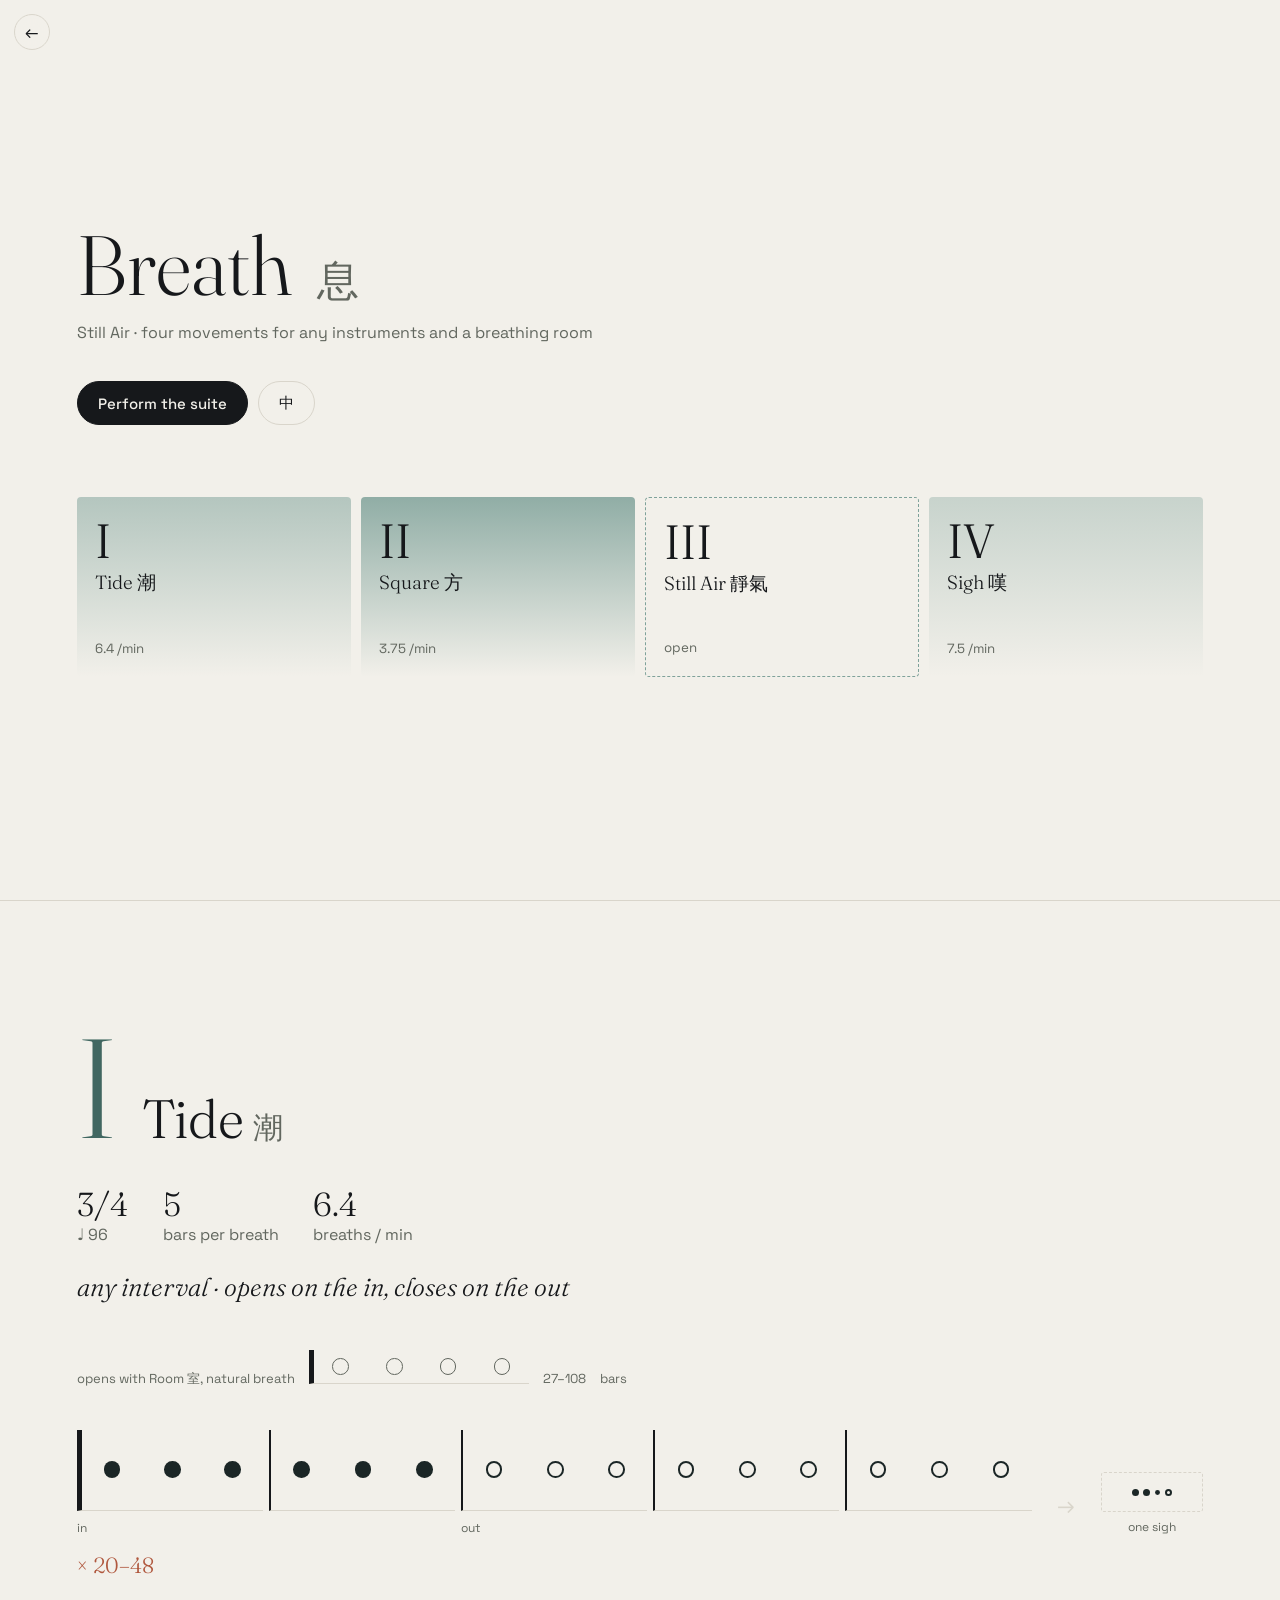
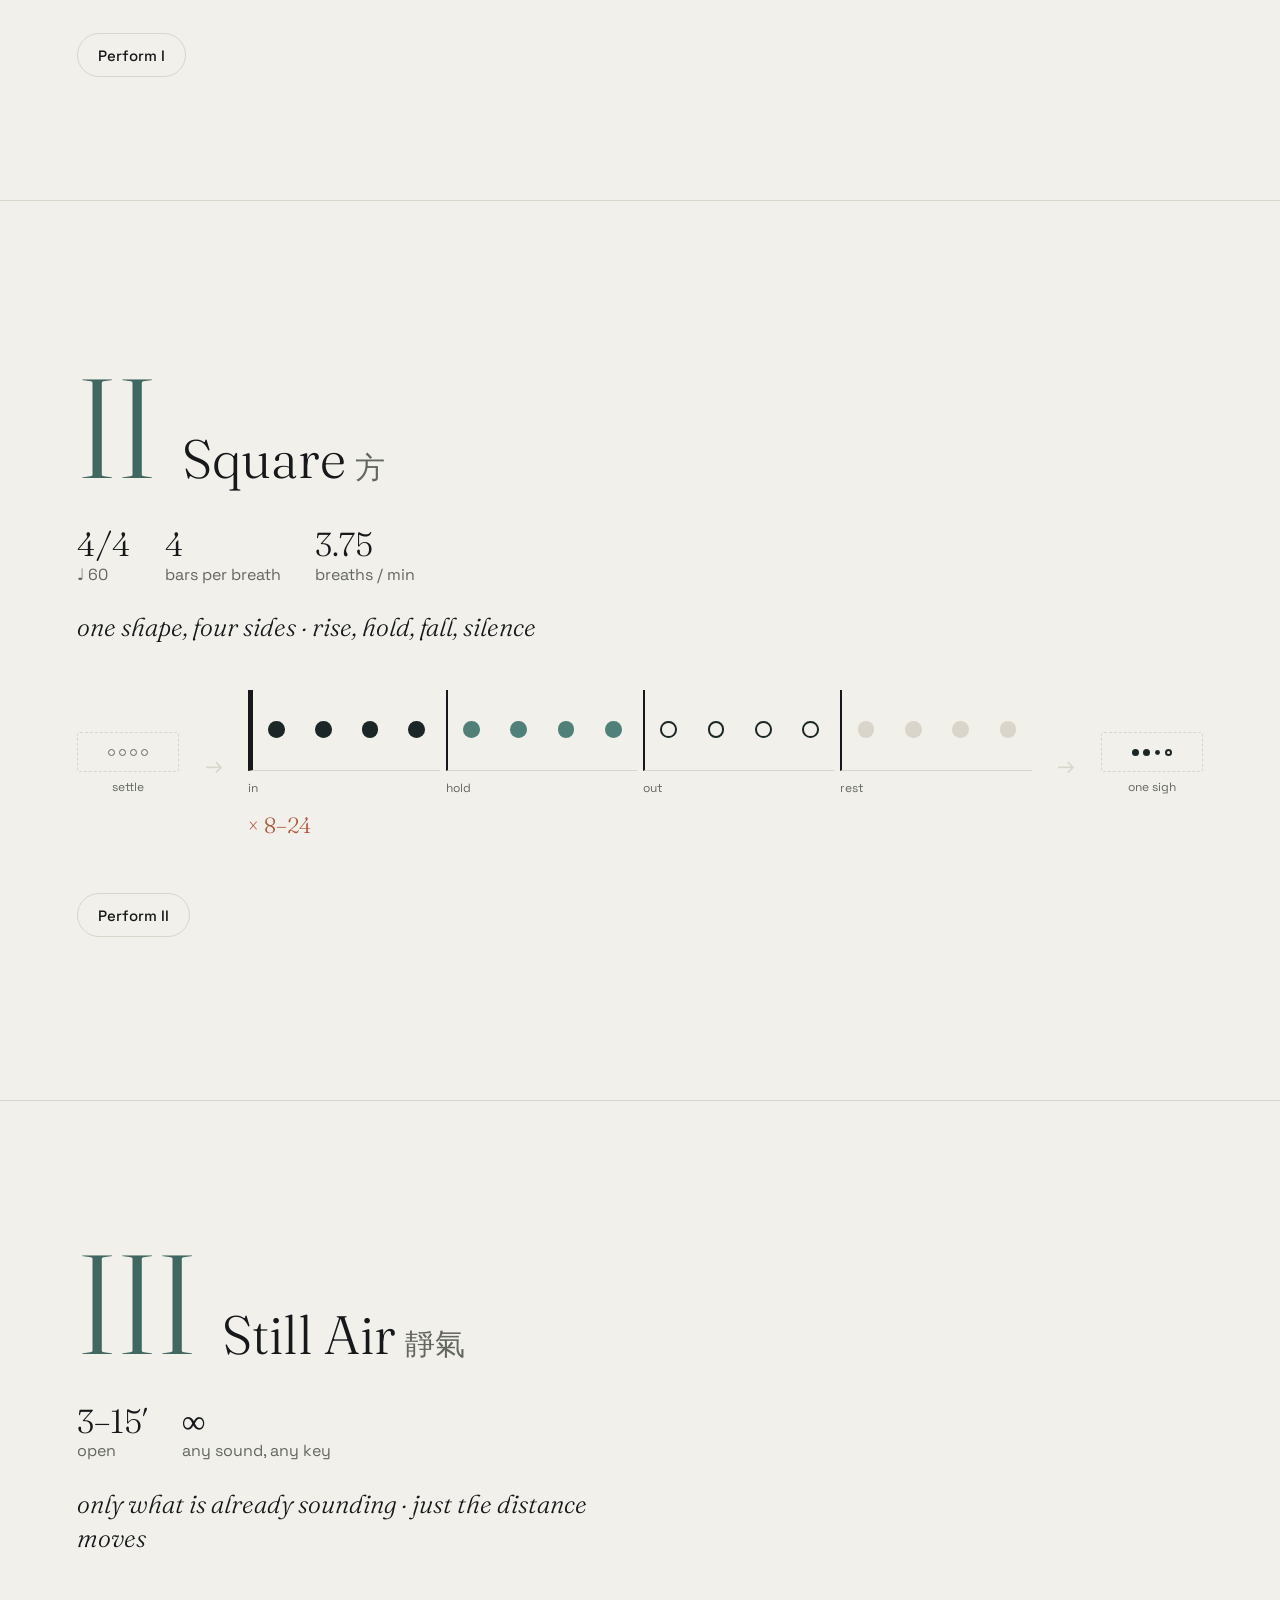
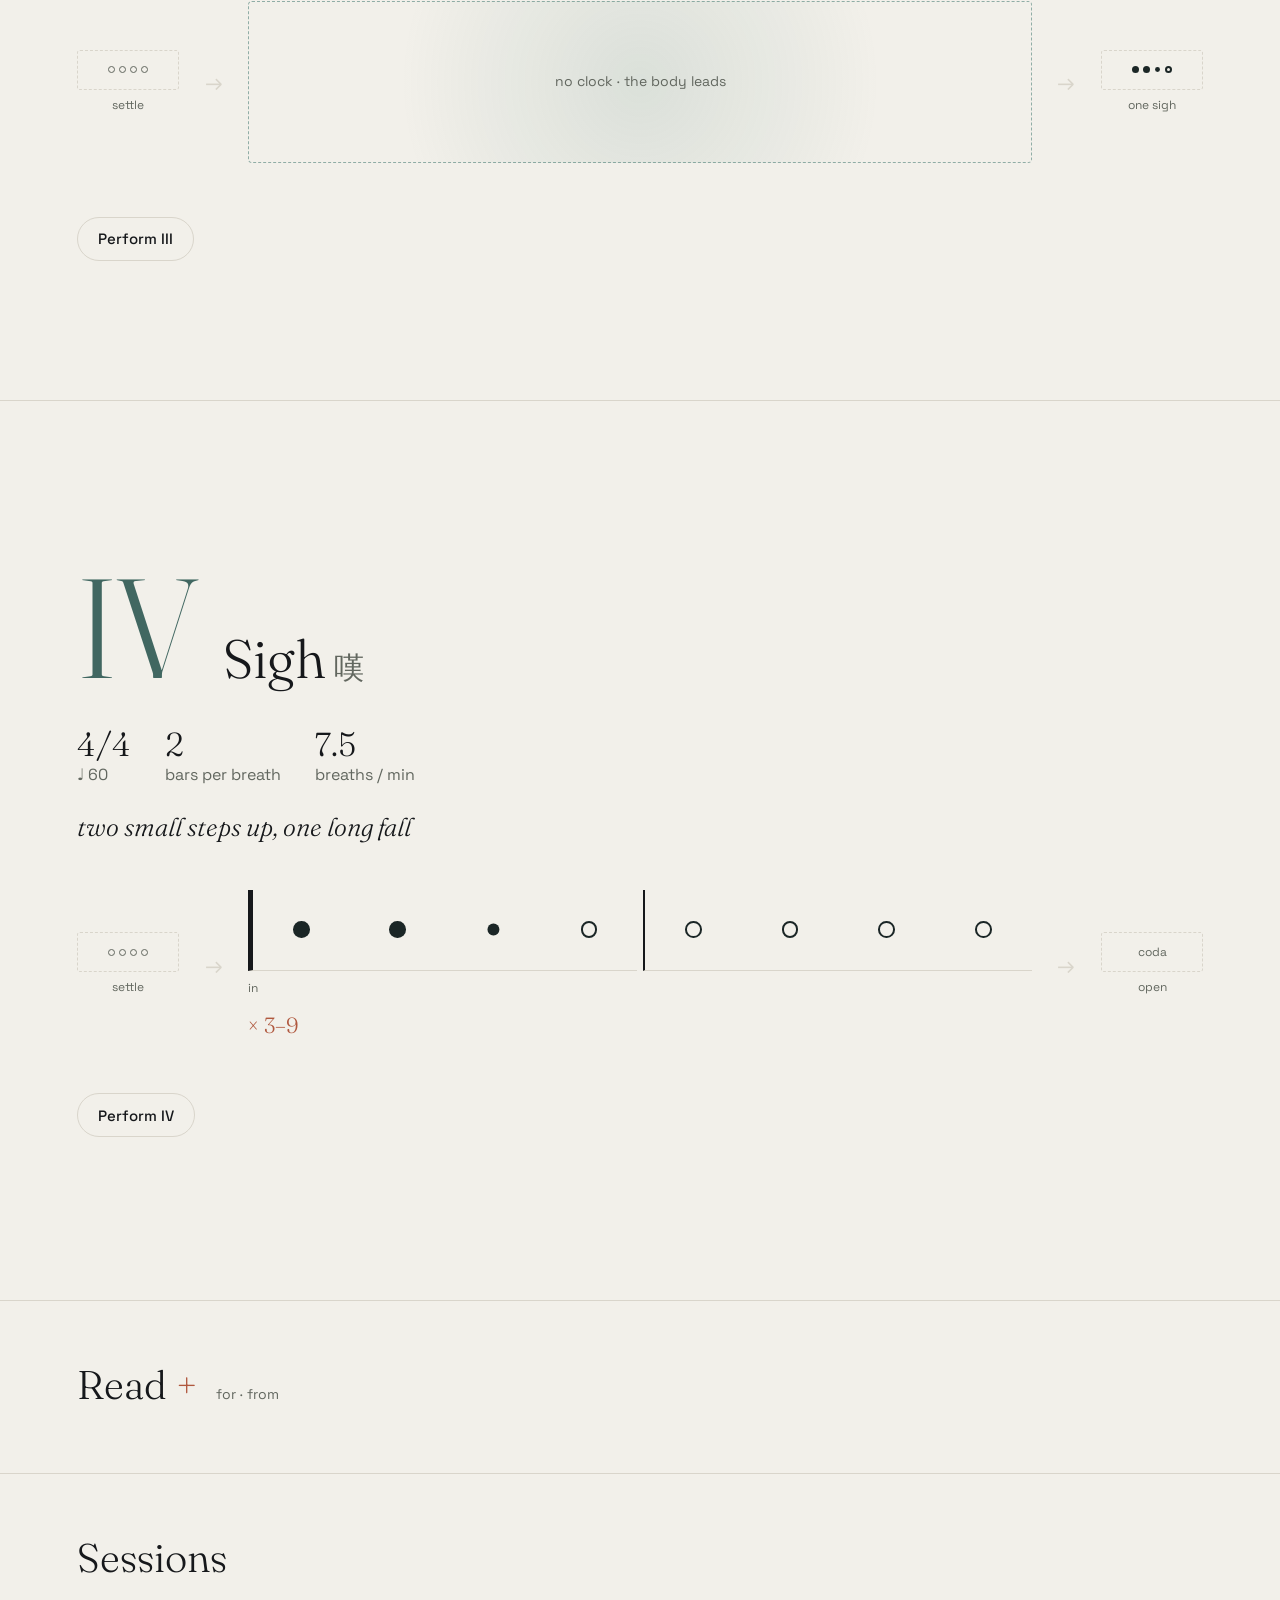
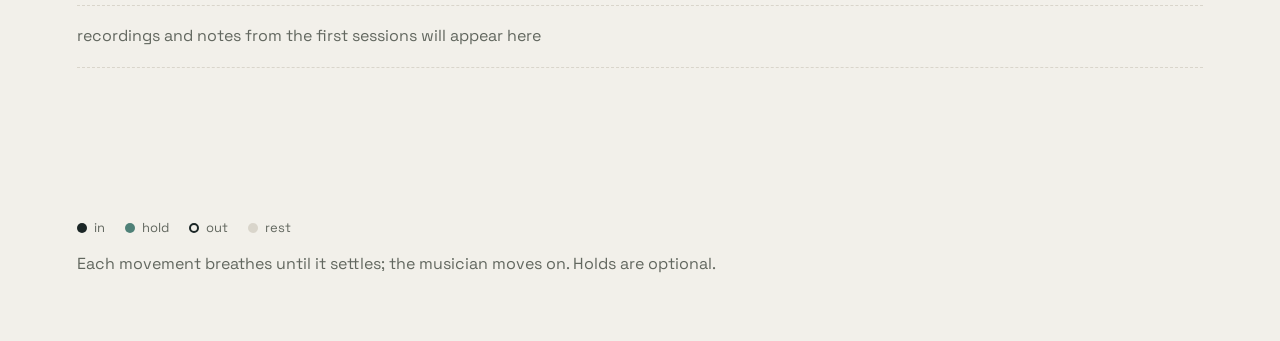
<file: breath/index.html>
<!DOCTYPE html>
<html lang="en">
<head>
<meta charset="utf-8">
<meta name="viewport" content="width=device-width, initial-scale=1">
<title>Breath · Still Air</title>
<link rel="preconnect" href="https://fonts.googleapis.com">
<link href="https://fonts.googleapis.com/css2?family=Fraunces:opsz,wght@9..144,300;9..144,400&family=Space+Grotesk:wght@400;500&display=swap" rel="stylesheet">
<style>
/* VOICE  quiet, spacious, nocturnal; a suite you can walk through, one movement at a time
   IDEA   four rooms of a folio: each movement gets its own page, the breath drawn as bars and beats
   PICTURE one breath per movement, large: barlines, a dot per beat, filled for in, ring for out
   COLOUR night ground, moon-white breath, jade hold and electronics, clay for the one accent
   TYPE   Fraunces light for numerals and names, Space Grotesk for the little that is said */
:root{color-scheme:light dark;
  --bg:light-dark(#f2f0ea,#0d0f11);--ink:light-dark(#16181b,#ece8df);--mute:light-dark(#62675f,#8e948e);
  --line:light-dark(#1b2626,#f1ecdf);--elec:light-dark(#4f8178,#7fb0a5);--acc:light-dark(#b0583e,#e5b49c);
  --rule:light-dark(#d9d5cb,#23272b)}
:root[data-theme=light]{color-scheme:light}:root[data-theme=dark]{color-scheme:dark}
*{box-sizing:border-box;min-width:0}
html{scroll-snap-type:y proximity}
body{margin:0;background:var(--bg);color:var(--ink);font:16px/1.55 "Space Grotesk",system-ui,sans-serif;overflow-x:clip}
.pg{min-height:100vh;padding:clamp(28px,5vw,72px) max(6vw,18px);max-width:1340px;margin:0 auto;display:flex;flex-direction:column;justify-content:center;scroll-snap-align:start}

.home{position:fixed;top:max(14px,env(safe-area-inset-top));left:max(14px,env(safe-area-inset-left));z-index:8;display:inline-flex;align-items:center;justify-content:center;width:36px;height:36px;padding:0;border-radius:50%;
  font:400 17px/1 "Space Grotesk",sans-serif;color:var(--ink);text-decoration:none;border:1px solid var(--rule);background:color-mix(in srgb,var(--bg) 78%,transparent);backdrop-filter:blur(10px)}
.home:hover{border-color:var(--mute)}.home:focus-visible{outline:2px solid var(--acc);outline-offset:2px}
h1{font:300 clamp(40px,7vw,84px)/1 Fraunces,Georgia,serif;margin:0}h1 span{color:var(--mute);font-size:.5em;margin-left:.25em}
.sub{color:var(--mute);margin:14px 0 0}
.ctl{display:flex;flex-wrap:wrap;gap:10px;margin-top:clamp(24px,4vh,40px)}
button,.chip{font:500 15px "Space Grotesk",sans-serif;min-height:44px;padding:0 20px;border-radius:22px;border:1px solid var(--rule);
  background:transparent;color:var(--ink);cursor:pointer;display:inline-flex;align-items:center;text-decoration:none}
button:hover,.chip:hover{border-color:var(--mute)}button:focus-visible,.chip:focus-visible{outline:2px solid var(--acc);outline-offset:2px}
button.go{background:var(--ink);color:var(--bg);border-color:var(--ink)}
.idx{display:grid;grid-template-columns:repeat(4,minmax(0,1fr));gap:10px;margin-top:clamp(40px,8vh,90px)}
.tile{display:flex;flex-direction:column;gap:6px;padding:20px 18px 18px;border-radius:4px;min-height:clamp(120px,20vh,190px);text-decoration:none;color:var(--ink);
  background:linear-gradient(180deg,color-mix(in srgb,var(--elec) var(--a),transparent),transparent)}
.tile b{font:300 clamp(30px,4vw,48px)/1 Fraunces,serif}.tile span{font:300 19px/1.2 Fraunces,serif}.tile small{color:var(--mute);margin-top:auto}
.tile.open{background:none;border:1px dashed color-mix(in srgb,var(--elec) 70%,transparent)}
/* movement pages */
.mv{border-top:1px solid var(--rule)}
.mh{display:flex;align-items:baseline;gap:clamp(14px,2vw,28px);flex-wrap:wrap}
.num{font:300 clamp(64px,11vw,150px)/.9 Fraunces,serif;color:color-mix(in srgb,var(--elec) 75%,var(--ink))}
.nm{font:300 clamp(30px,4.4vw,54px)/1 Fraunces,serif}.nm span{color:var(--mute);font-size:.55em;margin-left:.3em}
.facts{display:flex;flex-wrap:wrap;gap:8px 34px;margin:clamp(20px,4vh,40px) 0 clamp(26px,5vh,54px);color:var(--mute)}
.rel{font:italic 300 clamp(19px,2vw,26px)/1.35 Fraunces,serif;color:var(--ink);margin:calc(-1 * clamp(10px,2.5vh,30px)) 0 clamp(26px,5vh,48px);max-width:34ch;word-break:keep-all}
.facts b{display:block;font:300 clamp(24px,2.6vw,34px)/1.1 Fraunces,serif;color:var(--ink)}
.flow{display:flex;align-items:center;gap:clamp(10px,2vw,26px)}
.side{flex:none;width:clamp(56px,8vw,110px);display:flex;flex-direction:column;gap:6px;align-items:center;color:var(--mute);font-size:12px}
.side .mini{width:100%;height:40px;border:1px dashed var(--rule);border-radius:3px;display:flex;align-items:center;justify-content:center;gap:4px}
.arrow{flex:none;color:var(--rule);font-size:22px}
.main{flex:1}
.bars{display:flex;gap:6px}
.bx{flex:1 1 0;display:flex;flex-direction:column;gap:8px}
.dots{display:flex;justify-content:space-around;align-items:center;height:clamp(52px,9vh,84px);border-left:2px solid var(--ink);border-bottom:1px solid var(--rule)}
.bx:first-child .dots{border-left-width:5px}
.d{display:inline-block;width:var(--ds,clamp(10px,1.3vw,18px));height:var(--ds,clamp(10px,1.3vw,18px));border-radius:50%;flex:none}
.d.in{background:var(--line)}.d.topup{background:var(--line);transform:scale(.7)}.d.hold{background:var(--elec)}
.d.out{border:2px solid var(--line)}.d.rest{background:var(--rule)}.d.free{border:1px solid var(--mute)}
.pl{font-size:12px;color:var(--mute);min-height:16px}
.rep{margin-top:14px;font:300 22px Fraunces,serif;color:var(--acc)}
.field{height:clamp(110px,18vh,170px);border:1px dashed color-mix(in srgb,var(--elec) 60%,transparent);border-radius:4px;display:flex;align-items:center;justify-content:center;
  color:var(--mute);font-size:14px;background:radial-gradient(circle at 50% 50%,color-mix(in srgb,var(--elec) 14%,transparent),transparent 60%)}
.intro{display:flex;align-items:center;gap:14px;margin-bottom:22px;color:var(--mute);font-size:13px}
.intro .bars{flex:0 1 220px}.intro .dots{height:34px}
.pact{margin-top:clamp(28px,6vh,60px)}
.key{display:flex;flex-wrap:wrap;gap:8px 20px;color:var(--mute);font-size:13px;margin-top:22px}.key>span{display:flex;align-items:center;gap:7px}.key .d{--ds:10px}
.ses .nm{font-size:clamp(26px,3.4vw,40px)}
#slist{margin-top:clamp(18px,3vh,30px);display:grid;gap:0}
.srow{display:grid;grid-template-columns:120px 70px minmax(0,1fr) auto;gap:16px;align-items:baseline;padding:14px 0;border-bottom:1px solid var(--rule);color:var(--ink);text-decoration:none}
.srow:hover .st{color:var(--acc)}.srow small{color:var(--mute);font-size:13px}.srow .mvn{font:300 22px Fraunces,serif;color:var(--elec)}.srow .st{font:300 20px Fraunces,serif}
.sempty{color:var(--mute);padding:18px 0;border-top:1px dashed var(--rule);border-bottom:1px dashed var(--rule)}
@media(max-width:700px){.srow{grid-template-columns:70px minmax(0,1fr)}.srow small:first-child{grid-column:1/-1}}
.rd details summary{cursor:pointer;list-style:none;display:flex;align-items:baseline;gap:18px;flex-wrap:wrap;min-height:44px}
.rd details summary::-webkit-details-marker{display:none}.rd .nm{font-size:clamp(26px,3.4vw,40px)}
.rd .nm::after{content:" +";color:var(--acc)}.rd details[open] .nm::after{content:" −"}
.rd .hint{color:var(--mute);font-size:14px}
.rrow{display:grid;grid-template-columns:minmax(0,1.2fr) minmax(0,1.3fr) minmax(0,1.5fr);gap:12px clamp(28px,4vw,56px);padding:clamp(26px,4vh,40px) 0;border-bottom:1px solid var(--rule)}
.rrow:first-child{margin-top:clamp(16px,3vh,28px);border-top:1px solid var(--rule)}
.rrow b{display:block;font:300 24px/1.2 Fraunces,serif}.rrow small{display:block;color:var(--mute);font-size:13px;margin-top:4px}
.rrow .lb{display:block;font-size:12px;color:var(--elec);margin-bottom:4px}.rrow p{margin:0;font-size:15px;line-height:1.7;max-width:34ch;word-break:keep-all;overflow-wrap:anywhere}
.rd .note{color:var(--mute);font-size:14px;margin:22px 0 10px}
.src{color:var(--mute);font-size:13px;padding-left:20px;margin:0}.src a{color:var(--mute)}.src a:hover{color:var(--ink)}
@media(max-width:800px){.rrow{grid-template-columns:minmax(0,1fr)}}
/* perform: always night */
#pf{position:fixed;inset:0;z-index:9;background:#07080a;color:#ece8df;display:grid;grid-template-rows:auto 1fr auto;padding:clamp(14px,3vw,32px)}
#pf[hidden]{display:none}
.pt{display:flex;justify-content:space-between;gap:12px;font-size:15px;color:#8e948e}.pt b{color:#ece8df;font-weight:500}
.stage{display:grid;place-items:center;align-content:center;gap:clamp(16px,3vh,36px);text-align:center}
.orb{width:40vmin;height:40vmin;border-radius:50%;background:radial-gradient(circle,rgba(241,236,223,.9) 0,rgba(241,236,223,.18) 46%,rgba(127,176,165,0) 70%);transform:scale(.5);will-change:transform}
#ph{font:300 clamp(16px,2.4vh,22px) Fraunces,serif;color:#8e948e;min-height:1.4em}
#ce{font:300 clamp(24px,4.6vh,46px)/1.15 Fraunces,serif;max-width:24ch;text-wrap:balance;min-height:2.3em;transition:opacity .8s}
#cz{font-size:clamp(17px,2.8vh,26px);color:#c9c4b9;min-height:1.5em;transition:opacity .8s}
.dim{opacity:.28}
.pb{display:grid;gap:12px}
.prog{display:flex;height:6px;gap:4px}.prog span{flex:1;background:#23272b;border-radius:3px}.prog span.on{background:#e5b49c}.prog span.done{background:#4d5a57}
.pc{display:flex;flex-wrap:wrap;gap:8px;justify-content:center}
#pf button{color:#ece8df;border-color:#2d3237}#pf button.on{border-color:#e5b49c;color:#e5b49c}
@media(max-width:700px){.idx{grid-template-columns:repeat(2,minmax(0,1fr))}.flow{flex-direction:column;align-items:stretch}.side{width:auto;flex-direction:row}.side .mini{width:90px}.arrow{display:none}
  .dots{height:48px}.d{--ds:9px}}
@media(prefers-reduced-motion:reduce){#ce,#cz{transition:none}html{scroll-snap-type:none}}
</style>
</head>
<body>
<a class="home" href="/#work" aria-label="Back" title="Back" onclick="return goBack()">←</a>
<header class="pg" id="top">
  <h1>Breath <span>息</span></h1>
  <p class="sub" data-en="Still Air · four movements for any instruments and a breathing room" data-zh="靜氣 · 為任何樂器與呼吸的房間而寫的四個樂章"></p>
  <div class="ctl"><button class="go" id="bSuite" data-en="Perform the suite" data-zh="演出全曲"></button><button id="bLang" aria-label="Switch language">中</button></div>
  <nav class="idx" id="idx" aria-label="Movements"></nav>
</header>
<main id="mvs"></main>
<section class="pg mv rd" id="read" aria-label="Read" style="min-height:auto">
  <details>
    <summary><span class="nm" data-en="Read" data-zh="閱讀"></span><span class="hint" data-en="for · from" data-zh="為何 · 從何"></span></summary>
    <div id="rdlist"></div>
    <p class="note" data-en="Music, not treatment. Holds are optional; if dizzy, breathe your own way." data-zh="是音樂，不是治療。屏息可選；頭暈就用自己的方式呼吸。"></p>
    <ol class="src" id="rdsrc"></ol>
  </details>
</section>
<section class="pg mv ses" id="sessions" aria-label="Sessions" style="min-height:auto">
  <div class="mh"><span class="nm" data-en="Sessions" data-zh="錄音與筆記"></span></div>
  <div id="slist"></div>
</section>
<footer class="pg" style="min-height:auto">
  <div class="key" id="key"></div>
  <p class="sub" data-en="Each movement breathes until it settles; the musician moves on. Holds are optional." data-zh="每個樂章呼吸到安定為止，由演奏者決定何時前進。屏息可選。"></p>
</footer>

<div id="pf" hidden>
  <div class="pt"><span id="psec"></span><span id="pcount"></span></div>
  <div class="stage"><div class="orb" id="orb"></div><div id="ph"></div><div id="ce"></div><div id="cz"></div></div>
  <div class="pb">
    <div class="prog" id="pbar"></div>
    <div class="pc">
      <button id="pPlay">Start</button><button id="pNext">Next ›</button><button id="pTone">Tone</button><button id="pExit">Exit</button>
    </div>
  </div>
</div>

<script>
{
const TLB = (function () {
var TXT = {
  pre:        ["No test here. If a breath feels wrong, breathe your own way.", "這不是測驗。哪一口氣不舒服，就用自己的方式。"],
  eyes:       ["Let your eyes close or rest low.", "讓眼睛關上，或輕輕垂下。"],
  already:    ["You're already breathing. Nothing to change.", "你已經在呼吸了，不用改變什麼。"],
  beside:     ["Let the sound sit beside your breath.", "讓聲音陪在你的呼吸旁邊。"],
  inSlow4:    ["In, slow...", "慢慢吸……"],
  outSlower6: ["Out, slower... longer than the in.", "更慢地吐……比吸氣更長。"],
  lowCount:   ["Let the low sound count for you now.", "現在讓低音替你數。"],
  musicCount: ["Let the music count for you now.", "現在讓音樂替你數。"],
  inSlow:     ["In, slow.", "慢慢吸。"],
  hum:        ["If you like, hum softly as you breathe out.", "如果你願意，吐氣時輕輕哼鳴。"],
  silent:     ["(silent from here)", "（從這裡開始靜默）"],
  boxIn:      ["Breathe in... two, three, four.", "吸氣……二、三、四。"],
  boxHold:    ["Hold, if that's easy... two, three, four.", "輕輕屏住，容易的話……二、三、四。"],
  boxOut:     ["Let it go... two, three, four.", "放掉……二、三、四。"],
  rest:       ["Rest.", "休息。"],
  tight:      ["Tight? Just breathe normally. That's fine.", "覺得緊？正常呼吸就好，沒關係。"],
  nobody:     ["Now nobody is counting. Breathe however you like.", "現在沒有人在數。想怎麼呼吸都可以。"],
  following:  ["(optional) The sound is following someone's breath.", "（可選）聲音正跟著某人的呼吸。"],
  sighIn:     ["Breathe in...", "吸氣……"],
  sighMore:   ["...and a little more.", "……再多一點。"],
  sighOut:    ["Long sigh out.", "長長吐一口氣。"],
  yours:      ["Breath is yours again. Wiggle your fingers.", "呼吸又是你自己的了。動一動手指。"],
  eyesOpen:   ["Open your eyes when you're ready.", "準備好了，就慢慢打開眼睛。"],
  gentleIn:   ["In, gently... four counts.", "溫柔地吸……四拍。"],
  gentleHold: ["Hold, only if it's comfortable.", "屏住，只在舒服的時候。"],
  longOut:    ["Long, slow out... let everything drop.", "長長地、慢慢地吐……全部放下。"],
  headLight:  ["Head light? Go back to your own breath.", "頭有點輕？回到自己的呼吸。"],
  settle:     ["Arrive. Breathe as you are.", "到了。照你現在的樣子呼吸。"],
  optout:     ["Dizzy or tight? Let the count go. Breathe your own way.", "頭暈或胸悶？不用再數。用自己的方式呼吸。"]
};

function cue(bars, beat, key) { return { bars: bars, beat: beat, key: key }; }
function ucue(at, key) { return { at: at, key: key }; }

// ---------------------------------------------------------------- pieces
function stillAirSections(entry) {
  return [
    { name: "Room", bpm: 72, meter: 4, bpb: 4, bars: 54, min: 27, max: 108, phases: [["free", 4]],
      cues: [cue(7, 1, "eyes"), cue(19, 1, "already"), cue(37, 1, "beside")] },
    { name: "Tide", bpm: 96, meter: 3, bpb: 15, bars: 32, min: 20, max: 48, phases: [["in", 6], ["out", 9]],
      cues: [cue([1, 2, 3], 1, "inSlow4"), cue([1, 2, 3], 7, "outSlower6"), cue(4, 1, "lowCount"),
             cue([5, 9, 13], 1, "inSlow"), cue(16, 1, "hum"), cue(17, 1, "silent")] },
    { name: "Square", bpm: 60, meter: 4, bpb: 16, bars: 15, min: 8, max: 24, phases: [["in", 4], ["hold", 4], ["out", 4], ["rest", 4]],
      cues: [cue("*", 1, "boxIn"), cue("*", 5, "boxHold"), cue("*", 9, "boxOut"), cue("*", 13, "rest"), cue(2, 13, "tight")] },
    entry
      ? { name: "Free piano", untimed: 180, min: 60, max: 600, cues: [ucue(0, "nobody")] }
      : { name: "Still Air", untimed: 360, min: 180, max: 900, cues: [ucue(0, "nobody"), ucue(180, "following")] },
    { name: "Sigh", bpm: 60, meter: 4, bpb: 8, bars: 6, min: 3, max: 9, phases: [["in", 2], ["top-up", 1], ["out", 5]],
      cues: [cue("*", 1, "sighIn"), cue("*", 3, "sighMore"), cue("*", 4, "sighOut")] },
    { name: "Coda", untimed: 72, min: 30, max: 180, cues: [ucue(0, "yours"), ucue(42, "eyesOpen")] }
  ];
}

// The suite: each movement alone gets a way in (4 bars of natural breath) and a way out (one sigh)
function settle(bpm, capture) {
  return { name: capture ? "Settle (capture)" : "Settle", auto: true, bpm: bpm, meter: 4, bpb: 4, bars: 4, phases: [["free", 4]], cues: [cue(1, 1, "settle")] };
}
function sighOut() {
  return { name: "Out", auto: true, bpm: 60, meter: 4, bpb: 8, bars: 1, phases: [["in", 2], ["top-up", 1], ["out", 5]],
           cues: [cue(1, 1, "sighIn"), cue(1, 3, "sighMore"), cue(1, 4, "sighOut")] };
}
function movement(n) {
  var all = stillAirSections(false);
  if (n === 1) return [all[0], all[1], sighOut()];
  if (n === 2) return [settle(60), all[2], sighOut()];
  if (n === 3) return [settle(60, true), all[3], sighOut()];
  return [settle(60), all[4], all[5]];
}

var PIECES = {
  stillair: { title: "Still Air", elec: "stillair", sections: stillAirSections(false) },
  m1: { title: "Still Air I. Tide", elec: "stillair", sections: movement(1) },
  m2: { title: "Still Air II. Square", elec: "stillair", sections: movement(2) },
  m3: { title: "Still Air III. Still Air", elec: "stillair", sections: movement(3) },
  m4: { title: "Still Air IV. Sigh", elec: "stillair", sections: movement(4) },
  entry:    { title: "Still Air - entry test (acoustic)", elec: "none", sections: stillAirSections(true) },
  breathclock: { title: "Breath Clock", elec: "breathclock", sections: [
    { name: "Arrival", bpm: 72, meter: 4, bpb: 4, bars: 54, phases: [["free", 4]],
      cues: [cue(7, 1, "eyes"), cue(19, 1, "already"), cue(37, 1, "beside")] },
    { name: "Box", bpm: 64, meter: 4, bpb: 16, bars: 16, phases: [["in", 4], ["hold", 4], ["out", 4], ["rest", 4]],
      cues: [cue("*", 1, "boxIn"), cue("*", 5, "boxHold"), cue("*", 9, "boxOut"), cue("*", 13, "rest"), cue(2, 13, "tight")] },
    { name: "Resonance", bpm: 90, meter: 3, bpb: 15, bars: 30, phases: [["in", 6], ["out", 9]],
      cues: [cue([1, 2, 3], 1, "inSlow4"), cue([1, 2, 3], 7, "outSlower6"), cue(4, 1, "musicCount"),
             cue([5, 9, 13], 1, "inSlow"), cue(16, 1, "hum"), cue(17, 1, "silent")] },
    { name: "4-7-8", bpm: 56, bpb: 19, bars: 10, phases: [["in", 4], ["hold", 7], ["out", 8]], restBars: [3, 6, 9, 10],
      cues: [cue([1, 2, 4, 5, 7, 8], 1, "gentleIn"), cue([1, 2, 4, 5, 7, 8], 5, "gentleHold"),
             cue([1, 2, 4, 5, 7, 8], 12, "longOut"), cue([3, 6, 9], 1, "headLight"), cue(10, 1, "silent")] },
    { name: "Dissolution", untimedUntil: 1110, cues: [ucue(0, "nobody")] },
    { name: "Return", bpm: 60, meter: 4, bpb: 8, bars: 3, phases: [["in", 2], ["top-up", 1], ["out", 5]],
      cues: [cue("*", 1, "sighIn"), cue("*", 3, "sighMore"), cue("*", 4, "sighOut")] },
    { name: "Coda", untimed: 66, cues: [ucue(0, "yours"), ucue(36, "eyesOpen")] }
  ] }
};

// ---------------------------------------------------------------- timeline
function barMatches(bars, bar) {
  if (bars === "*") return true;
  if (typeof bars === "number") return bars === bar;
  for (var i = 0; i < bars.length; i++) if (bars[i] === bar) return true;
  return false;
}

function phaseAt(sec, bar, beat) {
  // returns [name, isPhaseStart, phaseLengthBeats, beatIndexInPhase]
  if (sec.restBars && barMatches(sec.restBars, bar)) return ["rest (own breath)", beat === 1, sec.bpb, beat - 1];
  var b = beat;
  for (var i = 0; i < sec.phases.length; i++) {
    var len = sec.phases[i][1];
    if (b <= len) return [sec.phases[i][0], b === 1, len, b - 1];
    b -= len;
  }
  return ["?", false, 1, 0];
}

// click per beat: section start "bell", breath start "bar", barline or phase change "phase", else "beat"
function clickType(s, bar, beat) {
  if (bar === 1 && beat === 1) return "bell";
  if (beat === 1) return "bar";
  if (s.meter && (beat - 1) % s.meter === 0) return "phase";
  if (phaseAt(s, bar, beat)[1]) return "phase";
  return "beat";
}

// position in bars of the written meter: "bar:beat"
function barTag(s, bar, beat) {
  if (!s.meter) return bar + ":" + beat;
  var per = s.bpb / s.meter;
  return ((bar - 1) * per + Math.floor((beat - 1) / s.meter) + 1) + ":" + ((beat - 1) % s.meter + 1);
}

function buildTimeline(key) {
  var p = PIECES[key];
  var t = 0, i, j, s, out = { key: key, title: p.title, sections: [], cues: [], beats: [] };
  for (i = 0; i < p.sections.length; i++) {
    s = p.sections[i];
    var info = { idx: i, name: s.name, start: t, timed: !s.untimed && !s.untimedUntil, src: s };
    if (info.timed) {
      var beatSec = 60 / s.bpm;
      info.beatSec = beatSec;
      info.dur = s.bars * s.bpb * beatSec;
      for (var bar = 1; bar <= s.bars; bar++) {
        for (var beat = 1; beat <= s.bpb; beat++) {
          var bt = t + ((bar - 1) * s.bpb + (beat - 1)) * beatSec;
          var ph = phaseAt(s, bar, beat);
          var type = clickType(s, bar, beat);
          out.beats.push({ t: bt, type: type, sec: i, bar: bar, beat: beat, phase: ph[0] });
          var texts = [];
          for (j = 0; j < s.cues.length; j++) {
            var c = s.cues[j];
            if (c.beat === beat && barMatches(c.bars, bar)) texts.push(c.key);
          }
          if (texts.length) out.cues.push({ t: bt, sec: i, tag: (i + 1) + ":" + barTag(s, bar, beat), keys: texts });
        }
      }
    } else {
      info.dur = s.untimed ? s.untimed : (s.untimedUntil - t);
      for (j = 0; j < s.cues.length; j++) {
        out.cues.push({ t: t + s.cues[j].at, sec: i, tag: (i + 1) + ":+" + s.cues[j].at + "s", keys: [s.cues[j].key] });
      }
    }
    out.sections.push(info);
    t += info.dur;
  }
  out.total = t;
  return out;
}

function cueText(keys, lang) {
  var a = [];
  for (var i = 0; i < keys.length; i++) a.push(TXT[keys[i]][lang]);
  return a.join(" / ");
}

function fmt(sec) {
  if (sec < 0) sec = 0;
  var m = Math.floor(sec / 60), s = sec - m * 60;
  var ss = s.toFixed(1);
  if (s < 10) ss = "0" + ss;
  return m + ":" + ss;
}


  return { PIECES: PIECES, cueText: cueText, phaseAt: phaseAt, barMatches: barMatches, TXT: TXT };
})();
const $ = id => document.getElementById(id);
let lang = "en";
const PZ = { in: "吸", "top-up": "再吸", hold: "屏", out: "吐", rest: "歇", free: "自然" };
const MV = [
  { k: "m1", n: "I", main: "Tide", zh: "潮", rate: "6.4", alpha: "38%", rel: ["any interval · opens on the in, closes on the out", "任何音程 · 吸氣時張開，吐氣時收合"] },
  { k: "m2", n: "II", main: "Square", zh: "方", rate: "3.75", alpha: "60%", rel: ["one shape, four sides · rise, hold, fall, silence", "一個形狀，四邊 · 升、持、降、靜"] },
  { k: "m3", n: "III", main: "Still Air", zh: "靜氣", rate: "", alpha: "0%", rel: ["only what is already sounding · just the distance moves", "只用已在響的聲音 · 只有距離在動"] },
  { k: "m4", n: "IV", main: "Sigh", zh: "嘆", rate: "7.5", alpha: "26%", rel: ["two small steps up, one long fall", "兩小步向上，一次長長落下"] }
];
const T = (en, zh) => `<span data-en="${en}" data-zh="${zh}"></span>`;
const secOf = (k, name) => TLB.PIECES[k].sections.find(s => s.name === name);

// one breath, as bars of the written meter with a dot per beat
function breathBars(src) {
  const m = src.meter, n = src.bpb / m; let html = "";
  for (let b = 0; b < n; b++) {
    let dots = ""; const first = TLB.phaseAt(src, 1, b * m + 1)[0], prev = b ? TLB.phaseAt(src, 1, b * m)[0] : null;
    for (let k = 1; k <= m; k++) dots += `<i class="d ${TLB.phaseAt(src, 1, b * m + k)[0].replace(/[^a-z]/g, "")}"></i>`;
    const lab = first === "free" || first === prev ? "" : first;
    html += `<div class="bx"><div class="dots">${dots}</div><span class="pl" data-en="${lab}" data-zh="${PZ[lab] || ""}"></span></div>`;
  }
  return `<div class="bars">${html}</div>`;
}
const settleMini = `<div class="side"><div class="mini">${"<i class='d free' style='--ds:7px'></i>".repeat(4)}</div>${T("settle", "安定")}</div>`;
const sighMini = `<div class="side"><div class="mini"><i class="d in" style="--ds:7px"></i><i class="d in" style="--ds:7px"></i><i class="d topup" style="--ds:7px"></i><i class="d out" style="--ds:7px"></i></div>${T("one sigh", "一次嘆息")}</div>`;
const arrow = `<span class="arrow">→</span>`;

function movementPage(m, i) {
  const secs = TLB.PIECES[m.k].sections, main = secs.find(s => s.name === m.main), src = main;
  let body, facts;
  if (main.untimed) {
    body = `<div class="field">${T("no clock · the body leads", "無時鐘 · 由身體引領")}</div>`;
    facts = `<div><b>${Math.round(src.min / 60)}–${Math.round(src.max / 60)}′</b>${T("open", "開放")}</div><div><b>∞</b>${T("any sound, any key", "任何聲音，任何調")}</div>`;
  } else {
    body = breathBars(src) + `<div class="rep">× ${src.min}–${src.max}</div>`;
    facts = `<div><b>${src.meter}/4</b>♩ ${src.bpm}</div><div><b>${src.bpb / src.meter}</b>${T("bars per breath", "小節／每次呼吸")}</div><div><b>${m.rate}</b>${T("breaths / min", "每分鐘呼吸")}</div>`;
  }
  const first = secs[0], last = secs[secs.length - 1];
  const before = first.name === "Room"
    ? `<div class="intro">${T("opens with Room 室, natural breath", "以「室」開始，自然呼吸")}${breathBars(first)}<span>${first.min}–${first.max} ${lang === "zh" ? "" : ""}</span>${T("bars", "小節")}</div>` : "";
  const flow = `<div class="flow">${first.name.indexOf("Settle") === 0 ? settleMini + arrow : ""}<div class="main">${body}</div>${last.name === "Out" ? arrow + sighMini : last.name === "Coda" ? arrow + `<div class="side"><div class="mini">${T("coda", "尾聲")}</div>${T("open", "開放")}</div>` : ""}</div>`;
  return `<section class="pg mv" id="${m.k}" aria-label="${m.n} ${m.main}">
    <div class="mh"><span class="num">${m.n}</span><span class="nm">${m.main}<span>${m.zh}</span></span></div>
    <div class="facts">${facts}</div><p class="rel">${T(m.rel[0], m.rel[1])}</p>${before}${flow}
    <div class="pact"><button data-play="${m.k}" data-en="Perform ${m.n}" data-zh="演出 ${m.n}"></button></div></section>`;
}
$("idx").innerHTML = MV.map(m => `<a class="tile${m.k === "m3" ? " open" : ""}" style="--a:${m.alpha}" href="#${m.k}"><b>${m.n}</b><span>${m.main} ${m.zh}</span><small>${m.rate ? m.rate + " /min" : "open"}</small></a>`).join("");
$("mvs").innerHTML = MV.map(movementPage).join("");
// Read: each breath, what it is for, where it comes from
const READ = [
  { n: "", name: "Room 室", m: ["natural breath", "自然呼吸"],
    f: ["Arrive. Just notice.", "到場，只是覺察。"],
    o: ["Breath awareness in meditation; Buddhist 數息.", "冥想的覺察呼吸；佛教數息。"] },
  { n: "I", name: "Tide 潮", m: ["in 4 · out 6 · about 6 a minute", "吸4 吐6 · 每分鐘約六次"],
    f: ["Heart and breath rise together. The long exhale settles.", "心跳與呼吸同起同落，長吐氣讓人安定。"],
    o: ["HRV biofeedback [1]; slow breathing [2]; the pace of rosary and mantra [3]; bhramari, the humming breath.", "心率變異度回饋 [1]；慢呼吸 [2]；玫瑰經與咒語的節奏 [3]；蜂鳴呼吸。"] },
  { n: "II", name: "Square 方", m: ["in · hold · out · rest, 4 each", "吸 · 屏 · 吐 · 歇，各四拍"],
    f: ["An even count steadies attention.", "均等的拍數，穩住注意力。"],
    o: ["Yoga's sama vritti; military stress training. Weaker evidence than the sigh [5].", "瑜伽等長呼吸；軍警壓力訓練。證據不及嘆息 [5]。"] },
  { n: "III", name: "Still Air 靜氣", m: ["no clock", "無時鐘"],
    f: ["Each body keeps its own pace. Sound follows one heartbeat.", "各自的步調，聲音跟隨一顆心跳。"],
    o: ["Biofeedback reversed. Zhuangzi: 真人之息以踵.", "反轉的生物回饋。莊子：真人之息以踵。"] },
  { n: "IV", name: "Sigh 嘆", m: ["two inhales, one long exhale", "兩次吸氣，一次長吐"],
    f: ["The body's own reset. It brings everyone back.", "身體自有的重置，把大家帶回來。"],
    o: ["Sighs reopen the lungs [4]; the largest mood lift in a 2023 trial [5].", "嘆息重新撐開肺部 [4]；2023 年試驗中情緒改善最大 [5]。"] }
];
const SRC = [
  ["Lehrer & Gevirtz 2014 · HRV biofeedback", "https://pmc.ncbi.nlm.nih.gov/articles/PMC4104929/"],
  ["Zaccaro et al. 2018 · slow breathing", "https://www.frontiersin.org/journals/human-neuroscience/articles/10.3389/fnhum.2018.00353/full"],
  ["Bernardi et al. 2001 · rosary and mantra", "https://doi.org/10.1136/bmj.323.7327.1446"],
  ["Li et al. 2016 · the sigh circuit", "https://doi.org/10.1038/nature16964"],
  ["Balban et al. 2023 · cyclic sighing", "https://pmc.ncbi.nlm.nih.gov/articles/PMC9873947/"]
];
$("rdlist").innerHTML = READ.map(r => `<div class="rrow"><div><b>${r.n ? r.n + " · " : ""}${r.name}</b><small>${T(r.m[0], r.m[1])}</small></div>
  <p><span class="lb">${T("for", "為何")}</span>${T(r.f[0], r.f[1])}</p><p><span class="lb">${T("from", "從何而來")}</span>${T(r.o[0], r.o[1])}</p></div>`).join("");
$("rdsrc").innerHTML = SRC.map(x => `<li><a href="${x[1]}" target="_blank" rel="noopener">${x[0]} ↗</a></li>`).join("");

// Sessions: add one line per session after you play. url can be SoundCloud, Bandcamp, a video, or "".
// { date: "2026-12-02", mv: "I", title: "Tide, first room", place: "Coyoacán", url: "https://..." }
const SESSIONS = [];
$("slist").innerHTML = SESSIONS.length
  ? SESSIONS.map(x => `<a class="srow" href="${x.url || "#sessions"}"><small>${x.date}</small><span class="mvn">${x.mv}</span><span class="st">${x.title}</span><small>${x.place || ""}${x.url ? " ↗" : ""}</small></a>`).join("")
  : `<div class="sempty">${T("recordings and notes from the first sessions will appear here", "首批演出的錄音與筆記將在此發佈")}</div>`;
$("key").innerHTML = ["in", "hold", "out", "rest"].map(p => `<span><i class="d ${p}"></i>${T(p, PZ[p])}</span>`).join("");

function setLang(l) {
  lang = l; document.documentElement.lang = l === "zh" ? "zh-Hant" : "en";
  document.querySelectorAll("[data-en]").forEach(e => e.textContent = e.dataset[l]);
  $("bLang").textContent = l === "en" ? "中" : "EN";
}
setLang("en");
$("bLang").onclick = () => setLang(lang === "en" ? "zh" : "en");

// ------------------------------------------------------------- perform: follows the breath, moves on with Next
const ease = x => 0.5 - 0.5 * Math.cos(Math.PI * Math.min(1, Math.max(0, x)));
const P = { secs: null, i: 0, breath: 1, pos: 0, el: 0, playing: false, pending: false, last: 0, ac: null, tone: false, g: null, cue: null, cueAt: 0, beat: -1, raf: 0 };
function envOf(src, pos) {
  const beat = Math.floor(pos) + 1, ph = TLB.phaseAt(src, 1, beat), f = (ph[3] + pos - Math.floor(pos)) / ph[2];
  const sigh = src.phases.some(p => p[0] === "top-up");
  return { name: ph[0], v: ph[0] === "free" ? 0.45 + 0.25 * Math.sin(2 * Math.PI * P.el / 5) : ph[0] === "in" ? (sigh ? .8 : 1) * ease(f) : ph[0] === "top-up" ? .8 + .2 * ease(f) : ph[0] === "hold" ? 1 : ph[0] === "out" ? 1 - ease(f) : 0 };
}
function enter(i) {
  if (i >= P.secs.length) { P.playing = false; P.i = P.secs.length - 1; P.done = true; $("pPlay").textContent = "Start"; return; }
  P.i = i; P.breath = 1; P.pos = 0; P.el = 0; P.pending = false; P.beat = -1; P.uc = 0;
  $("pbar").innerHTML = P.secs.map((s, k) => `<span class="${k < i ? "done" : k === i ? "on" : ""}"></span>`).join("");
}
function showCue(keys) { P.cue = keys; P.cueAt = P.el; }
function step(dt) {
  const s = P.secs[P.i]; P.el += dt;
  if (s.untimed) {
    while (P.uc < s.cues.length && s.cues[P.uc].at <= P.el) showCue([s.cues[P.uc++].key]);
    if (P.pending || (s.max && P.el >= s.max)) enter(P.i + 1);
    return;
  }
  P.pos += dt * s.bpm / 60;
  if (P.pos >= s.bpb) {
    P.pos -= s.bpb; P.breath++; P.beat = -1;
    const cap = s.auto ? s.bars : s.max || 1e9;
    if (P.pending || P.breath > cap) { const carry = P.pos * 60 / s.bpm; enter(P.i + 1); if (!P.done) step(carry); return; }
  }
  const beat = Math.floor(P.pos) + 1;
  if (beat !== P.beat) {
    P.beat = beat; const k = [];
    for (const c of s.cues) if (c.beat === beat && TLB.barMatches(c.bars, P.breath)) k.push(c.key);
    if (k.length) showCue(k);
  }
}
function frame(now) {
  const dt = Math.min(0.1, (now - P.last) / 1000); P.last = now;
  if (P.playing) step(dt);
  const s = P.secs[P.i];
  let e = s.untimed ? { name: "free", v: 0.35 + 0.08 * Math.sin(2 * Math.PI * 0.1 * P.el) } : envOf(s, P.pos);
  $("orb").style.transform = "scale(" + (0.42 + 0.58 * e.v).toFixed(3) + ")";
  const key = e.name.indexOf("rest") === 0 ? "rest" : e.name;
  $("ph").textContent = P.done ? "· 完 ·" : (key === "free" ? "" : key + "  ·  " + (PZ[key] || ""));
  $("psec").textContent = P.title + "  ·  " + s.name.replace(" (capture)", "");
  $("pcount").textContent = P.pending ? (lang === "zh" ? "呼吸結束後前進" : "next at the breath end") :
    s.untimed ? "" : (s.phases[0][0] === "free" ? "" : (lang === "zh" ? "第 " + P.breath + " 次呼吸" : "breath " + P.breath) + (s.min && !s.auto ? (P.breath >= s.min ? "  ·  ready" : "") : ""));
  if (P.cue) { $("ce").textContent = TLB.cueText(P.cue, 0); $("cz").textContent = TLB.cueText(P.cue, 1); $("ce").className = $("cz").className = (P.el - P.cueAt > 9 || P.el < P.cueAt ? "dim" : ""); }
  if (P.g) P.g.gain.setTargetAtTime(P.tone && P.playing && !s.untimed && e.name !== "free" ? 0.12 * e.v : 0, P.ac.currentTime, 0.05);
  P.raf = requestAnimationFrame(frame);
}
async function openPerform(k) {
  const pc = TLB.PIECES[k]; P.secs = pc.sections; P.title = pc.title.replace("Still Air ", "");
  P.done = false; P.playing = false; P.cue = ["pre"]; P.cueAt = 0; enter(0);
  $("pPlay").textContent = "Start"; $("pf").hidden = false;
  try {
    if (!P.ac) {
      P.ac = new AudioContext(); P.g = P.ac.createGain(); P.g.gain.value = 0; P.g.connect(P.ac.destination);
      [220, 330].forEach((f, j) => { const o = P.ac.createOscillator(), v = P.ac.createGain(); o.frequency.value = f; v.gain.value = j ? .5 : 1; o.connect(v).connect(P.g); o.start(); });
    }
    await P.ac.resume();
  } catch (e) { P.ac = null; P.g = null; }
  try { await document.documentElement.requestFullscreen(); } catch (e) {}
  try { P.lock = await navigator.wakeLock.request("screen"); } catch (e) {}
  cancelAnimationFrame(P.raf); P.last = performance.now(); P.raf = requestAnimationFrame(frame);
}
function goBack() {
  if (!$("pf").hidden) { closePerform(); return false; }
  if (document.referrer.indexOf(location.origin) === 0 && history.length > 1) { history.back(); return false; }
  return true;
}
function closePerform() {
  P.playing = false; $("pf").hidden = true; cancelAnimationFrame(P.raf); if (P.g) P.g.gain.value = 0;
  try { if (document.fullscreenElement) document.exitFullscreen(); } catch (e) {}
  try { P.lock && P.lock.release(); } catch (e) {}
}
function play() {
  if (P.done) { P.done = false; enter(0); }
  P.playing = !P.playing; $("pPlay").textContent = P.playing ? "Pause" : "Resume";
}
function next() { if (P.playing) P.pending = true; }
$("bSuite").onclick = () => openPerform("stillair");
document.querySelectorAll("[data-play]").forEach(b => b.onclick = () => openPerform(b.dataset.play));
$("pPlay").onclick = play; $("pNext").onclick = next; $("pExit").onclick = closePerform;
$("pTone").onclick = () => { P.tone = !P.tone && !!P.g; $("pTone").classList.toggle("on", P.tone); };
document.addEventListener("keydown", e => {
  if ($("pf").hidden) return;
  if (e.key === " ") { e.preventDefault(); play(); }
  else if (e.key === "ArrowRight" || e.key === "n" || e.key === "N") next();
  else if (e.key === "t" || e.key === "T") $("pTone").onclick();
  else if (e.key === "Escape") closePerform();
});
}
</script>
</body>
</html>
</file>
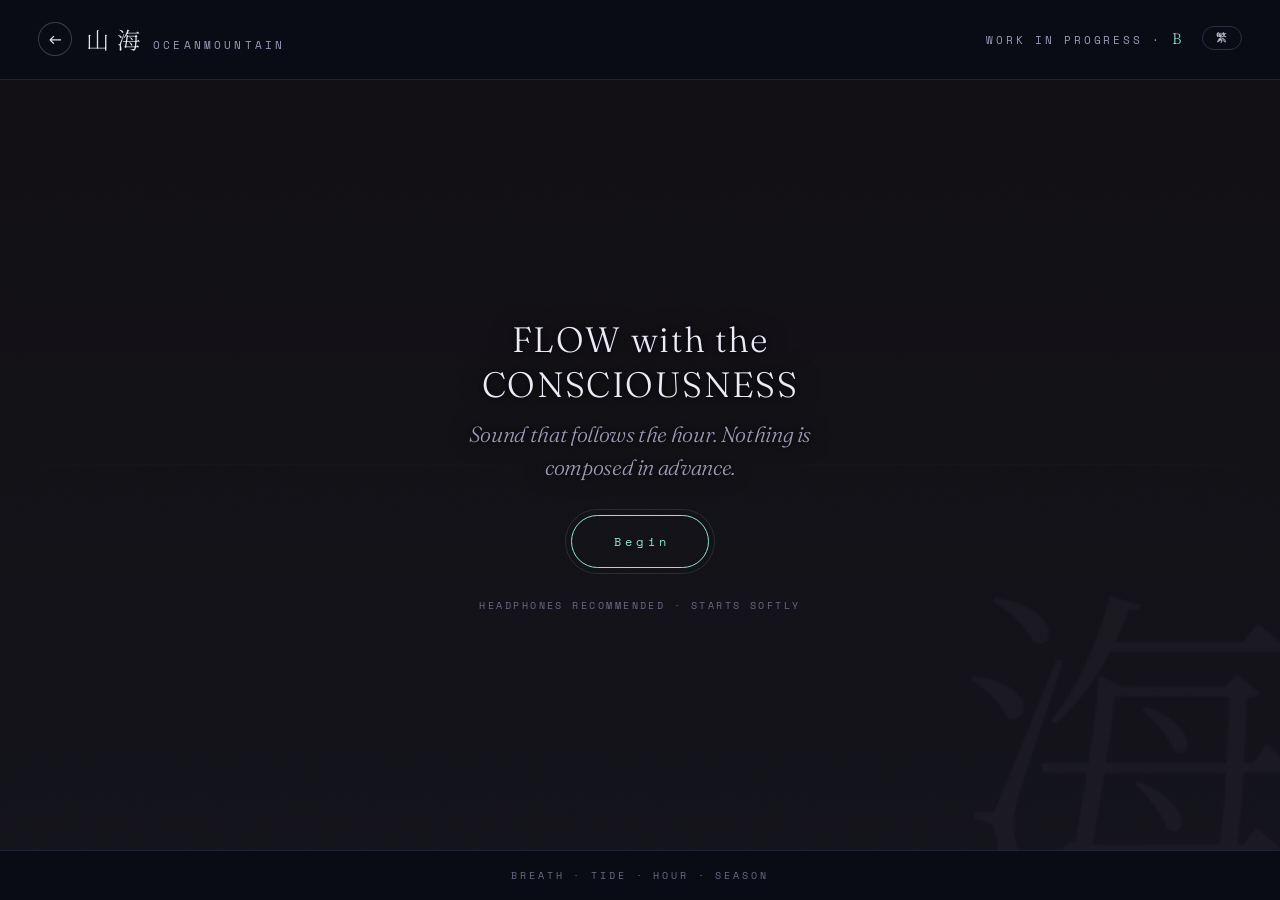
<file: circadian/index.html>
<!DOCTYPE html>
<html lang="en">
<head>
<meta charset="UTF-8">
<meta name="viewport" content="width=device-width, initial-scale=1.0, viewport-fit=cover">
<meta name="color-scheme" content="dark">
<title>OMT Engine 聲境 — FLOW with the CONSCIOUSNESS</title>
<meta name="description" content="山海 OceanMountain — a generative sound work that follows the hour and the season. Work in progress by Haishan Lai.">
<link rel="icon" href="/favicon.svg" type="image/svg+xml">
<link rel="icon" href="/favicon-32.png" sizes="32x32" type="image/png">
<link rel="apple-touch-icon" href="/apple-touch-icon.png">
<meta name="theme-color" content="#090B14">
<meta property="og:type" content="website">
<meta property="og:site_name" content="Haishan Lai">
<meta property="og:title" content="OMT Engine 聲境 — FLOW with the CONSCIOUSNESS">
<meta property="og:description" content="A generative sound work shaped by the hour and the season.">
<meta property="og:url" content="https://oceanmountainlai.art/circadian/">
<meta property="og:image" content="https://oceanmountainlai.art/og-omt.jpg">
<meta property="og:image:width" content="1200">
<meta property="og:image:height" content="630">
<meta name="twitter:card" content="summary_large_image">
<meta name="twitter:image" content="https://oceanmountainlai.art/og-omt.jpg">
<link rel="preconnect" href="https://fonts.googleapis.com">
<link rel="preconnect" href="https://fonts.gstatic.com" crossorigin>
<link href="https://fonts.googleapis.com/css2?family=Fraunces:ital,opsz,wght@0,9..144,300;0,9..144,400;1,9..144,300&family=Space+Grotesk:wght@300;400&family=Space+Mono&family=Noto+Serif+TC:wght@300;400&display=swap" rel="stylesheet">
<style>
  :root{
    --ink:#090B14; --ink-2:#0C0F1C;
    --mist:#ECEAF4; --haze:#9B98B6; --faint:#6A6885;
    --line:#1F2236; --line-2:#2A2D44;
    --lumen:#8FE3D2; --amber:#E2AC6E;
    --ease:cubic-bezier(.2,.7,.2,1);
    --serif:"Fraunces","Noto Serif TC",Georgia,serif;
    --sans:"Space Grotesk","Noto Sans TC",system-ui,sans-serif;
    --mono:"Space Mono","Noto Sans TC",ui-monospace,monospace;
    --zh:"Noto Serif TC","Fraunces",serif;
  }
  *{box-sizing:border-box;margin:0;padding:0}
  html,body{height:100%}
  body{background:var(--ink);color:var(--mist);font-family:var(--sans);font-weight:300;
    display:flex;flex-direction:column;overflow:hidden;-webkit-font-smoothing:antialiased;
    min-height:100dvh}
  a{color:inherit;text-decoration:none}
  button{font:inherit;color:inherit;background:none;border:0;cursor:pointer}
  :focus-visible{outline:2px solid var(--lumen);outline-offset:4px;border-radius:2px}
  ::selection{background:rgba(143,227,210,.22);color:#fff}
  body::after{content:"";position:fixed;inset:0;z-index:40;pointer-events:none;opacity:.05;mix-blend-mode:overlay;
    background-image:url("data:image/svg+xml,%3Csvg xmlns='http://www.w3.org/2000/svg' width='220' height='220'%3E%3Cfilter id='n'%3E%3CfeTurbulence type='fractalNoise' baseFrequency='0.82' numOctaves='2' stitchTiles='stitch'/%3E%3C/filter%3E%3Crect width='100%25' height='100%25' filter='url(%23n)'/%3E%3C/svg%3E")}

  /* ---------- masthead ---------- */
  .mast{display:flex;justify-content:space-between;align-items:baseline;padding:1.4rem clamp(1.1rem,4vw,2.4rem);
    border-bottom:1px solid var(--line);position:relative;z-index:5}
  .wordmark{display:flex;align-items:baseline;gap:.8rem}
  .hanzi{font-family:var(--zh);font-weight:300;font-size:1.45rem;letter-spacing:.34em;margin-right:-.34em;color:var(--mist)}
  .mark-en{font-family:var(--mono);font-size:.66rem;letter-spacing:.3em;text-transform:uppercase;color:var(--haze)}
  .wordmark:hover .mark-en{color:var(--lumen)}
  .mast-right{display:flex;align-items:center;gap:1.1rem}
  .beta-tag{font-family:var(--mono);font-size:.66rem;letter-spacing:.26em;text-transform:uppercase;color:var(--haze)}
  .beta-tag b{font-family:var(--serif);font-weight:300;color:var(--lumen);font-size:.9rem}
  .lang-toggle{font-family:var(--mono);font-size:.68rem;letter-spacing:.1em;color:var(--mist);
    border:1px solid var(--line-2);border-radius:22px;padding:.34rem .8rem;line-height:1;transition:border-color .35s var(--ease),color .35s var(--ease)}
  .lang-toggle:hover{border-color:var(--lumen);color:var(--lumen)}
  @media(max-width:540px){.beta-tag{display:none}}

  /* ---------- stage ---------- */
  .stage{position:relative;flex:1;display:grid;place-items:center;overflow:hidden;min-height:0}
  .field{position:absolute;inset:0;overflow:hidden;pointer-events:none}
  /* the sky: the stage's colour follows the real sun (and, very slightly, the 節氣); it changes slowly, never per frame */
  @property --sky-a{syntax:"<color>";inherits:true;initial-value:#0A0C18}
  @property --sky-b{syntax:"<color>";inherits:true;initial-value:#0C1220}
  :root{--sky-a:#0A0C18;--sky-b:#0C1220;--sun-x:50%;--sun-y:120%;--sun-c:255,214,170;--sun-a:0;--orb-o:1;--warm:0;--dim:0}
  .sky-bg{position:absolute;inset:0;background:linear-gradient(180deg,var(--sky-a) 0%,var(--sky-b) 100%);transition:--sky-a 20s linear,--sky-b 20s linear}
  /* the light's source: where the sun is (or, at night, the moon) — shown only */
  .lum{position:absolute;width:80vmax;height:80vmax;left:var(--sun-x);top:var(--sun-y);transform:translate(-50%,-50%);border-radius:50%;
    background:radial-gradient(circle,rgba(var(--sun-c),.42) 0%,rgba(var(--sun-c),.10) 30%,rgba(var(--sun-c),0) 62%);mix-blend-mode:screen;opacity:var(--sun-a);
    transition:left 20s linear,top 20s linear,opacity 20s linear}
  body.on .orb{opacity:var(--orb-o);transition:opacity 20s linear}
  /* night comfort: warmer, darker after dark; the breath and the rests ride on its opacity */
  .nightveil{position:absolute;inset:0;pointer-events:none;z-index:1;
    background:linear-gradient(rgba(255,150,70,var(--warm)),rgba(255,150,70,var(--warm))),linear-gradient(rgba(4,5,10,var(--dim)),rgba(4,5,10,var(--dim)));
    transition:opacity 1.2s linear}
  .orb{position:absolute;border-radius:50%;filter:blur(64px);mix-blend-mode:screen;opacity:0;transition:opacity 4s var(--ease)}
  body.on .orb{opacity:1}
  .o1{width:70vmax;height:70vmax;top:-26%;left:-18%;background:radial-gradient(circle,rgba(124,107,179,.55) 0%,rgba(124,107,179,0) 62%);animation:driftA 52s var(--ease) infinite}
  .o2{width:64vmax;height:64vmax;bottom:-30%;right:-16%;background:radial-gradient(circle,rgba(63,168,156,.45) 0%,rgba(63,168,156,0) 60%);animation:driftB 61s var(--ease) infinite}
  .o3{width:40vmax;height:40vmax;top:30%;left:38%;background:radial-gradient(circle,rgba(86,100,198,.32) 0%,rgba(86,100,198,0) 62%);animation:driftC 57s var(--ease) infinite}
  @keyframes driftA{0%{transform:translate(0,0) scale(1)}50%{transform:translate(5%,-6%) scale(1.1)}100%{transform:translate(0,0) scale(1)}}
  @keyframes driftB{0%{transform:translate(0,0) scale(1.05)}50%{transform:translate(-6%,4%) scale(.95)}100%{transform:translate(0,0) scale(1.05)}}
  @keyframes driftC{0%{transform:translate(0,0) scale(1)}50%{transform:translate(-5%,5%) scale(1.14)}100%{transform:translate(0,0) scale(1)}}
  #horizon{position:absolute;inset:0;width:100%;height:100%;filter:drop-shadow(0 0 24px rgba(143,227,210,.14))}
  /* before Begin: the horizon waits quietly behind the words, never through them */
  #horizon{transition:opacity 2.4s var(--ease)}
  body:not(.on) #horizon{opacity:.18}
  .veil-line{text-shadow:0 0 22px rgba(9,11,20,.95),0 0 6px rgba(9,11,20,.9)}
  .ink-c{position:absolute;right:-2vmin;bottom:-6vmin;font-family:var(--zh);font-weight:300;line-height:1;font-size:clamp(11rem,38vmin,24rem);
    color:rgba(214,210,232,.045);filter:blur(.9px);user-select:none;pointer-events:none;animation:inkBreathe 16s ease-in-out infinite}
  @keyframes inkBreathe{0%,100%{opacity:.75;transform:translateY(0)}50%{opacity:1;transform:translateY(-8px)}}

  /* blur → focus */
  .rv{opacity:0;transform:translateY(10px);filter:blur(7px);animation:rvIn 1.9s var(--ease) forwards}
  @keyframes rvIn{to{opacity:1;transform:none;filter:blur(0)}}

  /* ---------- veil (before the sound) ---------- */
  .veil{position:relative;z-index:3;display:flex;flex-direction:column;align-items:center;gap:1.9rem;text-align:center;padding:0 1.4rem;
    transition:opacity 1.8s var(--ease),visibility 1.8s,filter 1.8s var(--ease)}
  .veil.gone{opacity:0;visibility:hidden;filter:blur(8px);pointer-events:none}
  .veil-line{font-family:var(--serif);font-style:italic;font-weight:300;font-size:clamp(1.3rem,1rem + 1.8vw,2.2rem);line-height:1.3;color:var(--mist);max-width:22ch;letter-spacing:-.01em}
  .veil-line .flow{display:block;font-style:normal;font-family:var(--serif);font-weight:300;letter-spacing:.04em}
  .veil-line .l2{display:block;color:var(--haze);margin-top:.5em;font-size:.62em;line-height:1.5;max-width:30ch;margin-left:auto;margin-right:auto}
  body.lang-zh .veil-line .flow{font-family:var(--serif);font-style:normal;letter-spacing:.04em}
  body.lang-zh .veil-line{font-family:var(--zh);font-style:normal;letter-spacing:.1em;line-height:1.6}
  .init-btn{position:relative;font-family:var(--mono);font-size:.74rem;letter-spacing:.34em;text-indent:.34em;color:var(--lumen);
    border:1px solid var(--lumen);border-radius:999px;padding:1.05rem 2.4rem;transition:background .5s var(--ease),color .5s var(--ease),box-shadow .5s var(--ease)}
  .init-btn:hover,.init-btn:focus-visible{background:var(--lumen);color:var(--ink);box-shadow:0 0 42px rgba(143,227,210,.14),0 0 12px rgba(143,227,210,.35)}
  .init-ring{position:absolute;inset:-7px;border:1px solid rgba(143,227,210,.14);border-radius:999px;animation:breathe 6s ease-in-out infinite;pointer-events:none}
  @keyframes breathe{0%,100%{transform:scale(1);opacity:.35}50%{transform:scale(1.06);opacity:1}}
  .veil-hint{font-family:var(--mono);font-size:.64rem;letter-spacing:.24em;text-transform:uppercase;color:var(--faint)}
  .veil .rv:nth-child(1){animation-delay:.3s}.veil .rv:nth-child(2){animation-delay:1.1s}.veil .rv:nth-child(3){animation-delay:1.9s}

  /* ---------- the moment (readout, above the horizon) ---------- */
  .moment{position:absolute;z-index:2;top:clamp(1.4rem,9vh,5.4rem);left:50%;transform:translateX(-50%);width:min(92vw,620px);
    display:flex;flex-direction:column;align-items:center;gap:.9rem;text-align:center;pointer-events:none;
    opacity:0;filter:blur(7px);transition:opacity 2.4s var(--ease),filter 2.4s var(--ease)}
  body.on .moment{opacity:1;filter:blur(0)}
  body.paused .moment{opacity:.5}
  .mo-time{font-family:var(--mono);font-size:.64rem;letter-spacing:.32em;text-indent:.32em;color:var(--faint);font-variant-numeric:tabular-nums}
  .mo-hour{font-family:var(--zh);font-weight:300;font-size:clamp(1.5rem,1.1rem + 2vw,2.5rem);letter-spacing:.2em;text-indent:.2em;color:var(--mist);line-height:1.1}
  .mo-line{font-family:var(--serif);font-style:italic;font-weight:300;font-size:clamp(1.02rem,.92rem + .55vw,1.26rem);color:var(--mist);opacity:.86;line-height:1.45;max-width:34ch}
  body.lang-zh .mo-line{font-family:var(--zh);font-style:normal;letter-spacing:.08em}
  .mo-term{font-family:var(--serif);font-style:italic;font-weight:300;font-size:clamp(.82rem,.78rem + .3vw,.95rem);letter-spacing:.02em;color:var(--faint);margin-top:.35rem}
  .mo-term b{font-family:var(--zh);font-weight:300;font-style:normal;font-size:1em;letter-spacing:.18em;color:var(--haze);margin-right:.35rem}
  body.lang-zh .mo-term b{margin-right:0}

  /* ---------- console (after the sound) ---------- */
  .console{position:absolute;z-index:3;left:50%;bottom:clamp(1rem,4vh,2.2rem);transform:translateX(-50%);
    width:min(94vw,560px);display:flex;flex-direction:column;align-items:center;gap:1.1rem;
    padding-bottom:env(safe-area-inset-bottom,0px);
    opacity:0;filter:blur(7px);visibility:hidden;transition:opacity 1.8s var(--ease) .6s,filter 1.8s var(--ease) .6s,visibility 0s 2.4s}
  body.on .console{opacity:1;filter:blur(0);visibility:visible;transition:opacity 1.8s var(--ease) .6s,filter 1.8s var(--ease) .6s,visibility 0s}
  .dials{display:grid;grid-template-columns:repeat(3,auto);justify-content:center;gap:.6rem clamp(1.6rem,5vw,3.4rem);width:100%}
  /* rotary knobs: the range input stays for keyboard + screen readers, visually hidden */
  .dial{display:flex;flex-direction:column;align-items:center;gap:.55rem;position:relative}
  .dial input[type=range].vh{position:absolute;width:1px;height:1px;opacity:0;pointer-events:none}
  .knob{width:clamp(58px,9vmin,74px);height:clamp(58px,9vmin,74px);cursor:ns-resize;touch-action:none;outline:none;border-radius:50%;position:relative}
  .knob svg{width:100%;height:100%;overflow:visible;display:block}
  .knob .track{fill:none;stroke:var(--line-2);stroke-width:2;stroke-linecap:round}
  .knob .val{fill:none;stroke:var(--lumen);stroke-width:2;stroke-linecap:round;filter:drop-shadow(0 0 4px rgba(143,227,210,.55));transition:stroke-dashoffset .12s linear}
  .knob .ticks line{stroke:var(--faint);stroke-width:1;opacity:.55}
  .knob .body{fill:url(#knobBody);stroke:rgba(255,255,255,.07);stroke-width:1}
  .knob .ring{fill:none;stroke:rgba(0,0,0,.55);stroke-width:2}
  .knob .ptr{stroke:#F2EEE4;stroke-width:2;stroke-linecap:round}
  .knob:hover .val,.dial input:focus-visible + .knob .val{filter:drop-shadow(0 0 7px rgba(143,227,210,.85))}
  .dial input:focus-visible + .knob{box-shadow:0 0 0 1px var(--lumen)}
  .dial label{display:flex;flex-direction:column;align-items:center;gap:.2rem;font-family:var(--mono);font-size:.6rem;letter-spacing:.26em;text-transform:uppercase;color:var(--haze);margin:0}
  .dial label output{color:var(--faint);letter-spacing:.08em;font-variant-numeric:tabular-nums}
  .dial input[type=range]{-webkit-appearance:none;appearance:none;width:100%;height:1px;background:var(--line-2);outline-offset:8px;border-radius:1px}
  .dial input[type=range]::-webkit-slider-thumb{-webkit-appearance:none;width:13px;height:13px;border-radius:50%;background:var(--lumen);border:0;cursor:pointer;box-shadow:0 0 10px rgba(143,227,210,.45)}
  .dial input[type=range]::-moz-range-thumb{width:13px;height:13px;border-radius:50%;background:var(--lumen);border:0;cursor:pointer}
  .row2{display:flex;align-items:center;justify-content:center;gap:1.4rem 1.8rem;flex-wrap:wrap}
  .timer{font-variant-numeric:tabular-nums;min-width:5.5em;text-align:center}
  .timer.set{color:var(--lumen)}
  body.lang-zh .timer{letter-spacing:.14em}
  .pill{font-family:var(--mono);font-size:.62rem;letter-spacing:.26em;text-indent:.26em;text-transform:uppercase;color:var(--haze);
    border:1px solid var(--line-2);border-radius:999px;padding:.55rem 1.25rem;transition:color .4s var(--ease),border-color .4s var(--ease)}
  .pill:hover,.pill:focus-visible{color:var(--lumen);border-color:var(--lumen)}
  .quiet{font-family:var(--mono);font-size:.6rem;letter-spacing:.24em;text-transform:uppercase;color:var(--faint);padding:.3rem 0;border-bottom:1px solid transparent;transition:color .4s var(--ease),border-color .4s var(--ease)}
  .quiet:hover,.quiet:focus-visible{color:var(--lumen);border-color:var(--lumen)}
  .sw .a,.sw .b{transition:color .4s var(--ease)}
  .sw[aria-pressed="false"] .a,.sw[aria-pressed="true"] .b{color:var(--mist)}
  .sw[aria-pressed="false"] .b,.sw[aria-pressed="true"] .a{color:var(--faint)}
  .sw:hover,.sw:focus-visible{color:var(--haze)}
  .msg{font-family:var(--mono);font-size:.6rem;letter-spacing:.18em;color:var(--faint);min-height:1em;text-align:center}

  /* ---------- about ---------- */
  .about{position:absolute;inset:0;z-index:6;display:flex;justify-content:center;overflow-y:auto;padding:2rem 1.5rem;
    background:rgba(9,11,20,.84);-webkit-backdrop-filter:blur(10px);backdrop-filter:blur(10px);
    opacity:0;visibility:hidden;transition:opacity 1.2s var(--ease),visibility 0s linear 1.2s}
  .about.open{opacity:1;visibility:visible;transition:opacity 1.2s var(--ease),visibility 0s}
  .about-inner{margin:auto 0;max-width:34rem;text-align:center;transform:translateY(12px);transition:transform 1.4s var(--ease)}
  .about.open .about-inner{transform:none}
  .ab-k{font-family:var(--mono);font-size:.6rem;letter-spacing:.34em;text-transform:uppercase;color:var(--lumen);margin-bottom:1.8rem}
  .ab-en{font-family:var(--serif);font-weight:300;font-size:clamp(1.02rem,1.9vw,1.3rem);line-height:1.7;color:var(--mist);margin-bottom:1.1rem}
  .ab-rule{display:block;width:36px;height:1px;margin:1.6rem auto;background:var(--lumen);opacity:.6}
  .ab-zh{font-family:var(--zh);font-weight:300;font-size:clamp(.98rem,1.5vw,1.06rem);line-height:2;letter-spacing:.08em;color:#B9B6D0}
  .ab-close{margin-top:1.8rem}
  .reading{margin-top:3.2rem;padding-top:2.6rem;border-top:1px solid var(--line-2)}
  #wheel{width:min(340px,88vw);height:auto;display:block;margin:0 auto 1.6rem;overflow:visible}
  #wheel .seg{fill:none;stroke:var(--line-2);stroke-width:1}
  #wheel .seg.faint{opacity:.6}
  #wheel .core{fill:none;stroke:var(--line-2);stroke-dasharray:1 3}
  #wheel .lbl{font-family:var(--zh);font-size:12.5px;fill:var(--faint);text-anchor:middle;dominant-baseline:central}
  #wheel .lbl.now{fill:#F2EEE4}
  #wheel .band .day{fill:rgba(226,172,110,.09)}
  #wheel .band .night{fill:rgba(7,8,16,.55)}
  #wheel .twi{stroke:var(--amber);stroke-width:1;opacity:.55}
  #wheel .tick{stroke:var(--faint);stroke-width:1;opacity:.5}
  #wheel .tick.major{stroke:var(--haze);opacity:.9;stroke-width:1.2}
  #wheel .tick.cur{stroke:var(--lumen);opacity:1;stroke-width:1.6;filter:drop-shadow(0 0 3px rgba(143,227,210,.7))}
  #wheel .hit{fill:transparent;cursor:pointer}
  #wheel .tl{font-family:var(--zh);font-size:9.5px;fill:var(--faint);text-anchor:middle;dominant-baseline:central;letter-spacing:.5px}
  #wheel .tl.cur{fill:var(--lumen)}
  #wheel .sun{fill:var(--amber)}
  #wheel .sunglow{fill:rgba(226,172,110,.22);filter:blur(1.5px)}
  #wheel .moon-dark{fill:#1B1E2E;stroke:rgba(236,234,244,.35);stroke-width:.6}
  #wheel .moon-lit{fill:#E6E3EE}
  #wheel .tide{fill:rgba(143,227,210,.07);stroke:var(--lumen);stroke-width:1.2;stroke-linejoin:round;opacity:.85}
  #wheel .hand{stroke:#F2EEE4;stroke-width:1;opacity:.7}
  #wheel .dot{fill:var(--lumen)}
  @media(prefers-reduced-motion:no-preference){#wheel .dot{animation:pulse 6s ease-in-out infinite}}
  @keyframes pulse{0%,100%{opacity:1}50%{opacity:.45}}
  #wheel .mark{font-family:var(--mono);font-size:7px;letter-spacing:2px;fill:var(--faint);text-anchor:middle}
  /* the key to the wheel: four lines, one reading voice — year, day, the moment, the body as the old way of reading */
  .key{display:grid;gap:.15rem;text-align:center;margin:0 auto 2.2rem;max-width:34ch}
  .key p{margin:0;font-family:var(--serif);font-style:italic;font-weight:300;font-size:1rem;line-height:1.7;color:#B9B6D0}
  .key p:last-child{margin-top:.7rem;color:var(--haze)}
  body.lang-zh .key p{font-family:var(--zh);font-style:normal;letter-spacing:.08em;line-height:2}
  .detail{text-align:left;border-top:1px solid var(--line-2);padding-top:1.4rem}
  .detail .sky{margin-top:0}
  .more summary{cursor:pointer;list-style:none;display:inline-flex;align-items:center;gap:.4em;font-family:var(--mono);font-size:.7rem;letter-spacing:.24em;text-transform:uppercase;color:var(--haze);padding:.6rem 1.1rem;border:1px solid var(--line-2);border-radius:999px;transition:color .3s,border-color .3s}
  .more summary::-webkit-details-marker{display:none}
  .more summary::after{content:"+";color:var(--lumen)} .more[open] summary::after{content:"–"}
  .more[open] summary{margin-bottom:1.4rem}
  .more summary:hover,.more summary:focus-visible{color:var(--lumen);border-color:var(--lumen);outline:none}
  .sky{margin:1.2rem 0 1rem;display:grid;gap:.55rem;font-variant-numeric:tabular-nums}
  .sky div{display:grid;grid-template-columns:5.2rem 1fr;gap:.6rem;align-items:baseline}
  .sky dt{font-family:var(--mono);font-size:.6rem;letter-spacing:.22em;text-transform:uppercase;color:var(--faint)}
  .sky dd{margin:0;font-family:var(--mono);font-size:.74rem;letter-spacing:.06em;color:var(--haze);line-height:1.6}
  .sky-place{margin:0 0 .6rem;font-family:var(--mono);font-size:.68rem;letter-spacing:.06em;color:var(--faint)}
  .link{background:none;border:0;padding:0;font:inherit;color:var(--faint);cursor:pointer;border-bottom:1px solid var(--line-2);letter-spacing:.06em}
  .link:hover,.link:focus-visible{color:var(--lumen);border-color:var(--lumen);outline:none}
  @media(max-width:380px){.sky div{grid-template-columns:4.4rem 1fr}.sky dd{font-size:.68rem}}
  #wheel .tick.tap{stroke:var(--lumen);opacity:1;stroke-width:1.6}
  /* the page settles: after a while untouched, the readouts and controls step back */
  .mo-time,.mo-term,.console,.colophon{transition:opacity 2.2s var(--ease)}
  body.settled .mo-time,body.settled .mo-term,body.settled .console{opacity:.22}
  body.settled .colophon{opacity:.5}
  .dial label output{transition:opacity .6s}
  body.settled .dial label output{opacity:0}
  .ab-more{display:inline-block;margin:.6rem 0 1rem;font-family:var(--mono);font-size:.7rem;letter-spacing:.22em;text-transform:uppercase;color:var(--mist);border-bottom:1px solid var(--line-2);padding-bottom:.25rem;text-decoration:none}
  .ab-more:hover{color:var(--lumen);border-color:var(--lumen)}
  body:not(.lang-zh) .ab-zh,body:not(.lang-zh) .ab-rule{display:none}
  body.lang-zh .ab-en{display:none}body.lang-zh .ab-rule{display:none}body.lang-zh .ab-zh{color:var(--mist);font-size:clamp(1rem,1.7vw,1.15rem)}

  .sysmsg{position:absolute;z-index:4;top:1.2rem;left:50%;transform:translateX(-50%);font-family:var(--mono);font-size:.64rem;letter-spacing:.18em;color:var(--haze);max-width:84vw;text-align:center}
  .colophon{padding:1.1rem 2rem;border-top:1px solid var(--line);font-family:var(--mono);font-size:.6rem;letter-spacing:.3em;text-transform:uppercase;color:var(--faint);text-align:center;position:relative;z-index:5}
  .colophon a:hover{color:var(--lumen)}

  /* ---------- short screens (phone landscape) ---------- */
  @media(max-height:520px){
    .mast{padding:.7rem 1.4rem}.colophon{display:none}
    .moment{top:.6rem;width:auto;flex-direction:row;align-items:baseline;gap:1.2rem;white-space:nowrap}
    .mo-hour{font-size:1.1rem}.mo-line{font-size:.9rem}.mo-term{display:none}
    .veil{gap:1rem}.veil-line{font-size:1.1rem}.veil-hint{display:none}.init-btn{padding:.7rem 1.9rem}
    .console{bottom:.7rem;gap:.6rem}.dials{gap:.3rem 1.2rem}.row2{gap:.6rem 1.4rem}
  }
  @media(max-width:600px){.dials{gap:.6rem 1rem}.dial label{letter-spacing:.18em}}

  @media(prefers-reduced-motion:reduce){
    .orb,.ink-c,.init-ring{animation:none!important}
    .rv{animation:none;opacity:1;transform:none;filter:none}
    .veil,.moment,.console,.about,.about-inner{transition:none}
  }
  .ab-hum{font-size:.78rem !important;letter-spacing:.14em;color:var(--haze) !important;margin-top:2.2rem !important;font-style:italic;opacity:.75}
  body.lang-zh .ab-hum{font-style:normal;letter-spacing:.28em}
</style>
</head>
<body>

<header class="mast">
  <div class="knob-row">
  <a class="omt-knob" href="/#omt" aria-label="Back" title="Back">←</a>
  <a class="wordmark" href="/" aria-label="Back to OceanMountain">
    <span class="hanzi">山海</span>
    <span class="mark-en">OceanMountain</span>
  </a>
  </div>
  <div class="mast-right">
    <span class="beta-tag">Work in progress · <b>β</b></span>
    <button class="lang-toggle" id="langToggle" type="button" aria-label="Switch to Traditional Chinese">繁</button>
  </div>
</header>

<main class="stage">
  <div class="field" aria-hidden="true">
    <span class="sky-bg"></span>
    <span class="orb o1"></span><span class="orb o2"></span><span class="orb o3"></span>
    <span class="lum"></span>
  </div>
  <canvas id="horizon" aria-hidden="true"></canvas>
  <span class="nightveil" aria-hidden="true"></span>
  <span class="ink-c" aria-hidden="true">海</span>

  <div class="veil" id="veil">
    <p class="veil-line rv"><span class="flow">FLOW with the CONSCIOUSNESS</span><span class="l2"><span data-i18n="veil1">Sound that follows the hour.</span> <span data-i18n="veil2">Nothing is composed in advance.</span></span></p>
    <button id="initBtn" class="init-btn rv" type="button" aria-label="Begin listening">
      <span class="init-ring" aria-hidden="true"></span><span data-i18n="begin">Begin</span>
    </button>
    <p class="veil-hint rv" data-i18n="hint">Headphones recommended · Starts softly</p>
  </div>

  <div class="moment" id="moment" aria-live="polite">
    <span class="mo-time" id="moTime">—</span>
    <span class="mo-hour" id="moHour"></span>
    <span class="mo-line" id="moLine"></span>
    <span class="mo-term" id="moTerm"></span>
  </div>

  <div class="console" id="console">
    <div class="dials">
      <div class="dial"><input class="vh" type="range" id="breath" min="5" max="16" step="0.5" value="10" data-default="10"><div class="knob" data-for="breath" aria-hidden="true"></div><label for="breath"><span data-i18n="c_breath">Breath</span><output id="breathOut">10 s</output></label></div>
      <div class="dial"><input class="vh" type="range" id="light" min="0" max="100" step="1" value="50" data-default="50"><div class="knob" data-for="light" aria-hidden="true"></div><label for="light"><span data-i18n="c_light">Light</span><output id="lightOut">50</output></label></div>
      <div class="dial"><input class="vh" type="range" id="room" min="0" max="100" step="1" value="40" data-default="40"><div class="knob" data-for="room" aria-hidden="true"></div><label for="room"><span data-i18n="c_room">Room</span><output id="roomOut">40</output></label></div>
    </div>
    <div class="row2">
      <button class="quiet sw" id="modeBtn" type="button" aria-pressed="true"><span class="a" data-i18n="m_phones">Headphones</span> · <span class="b" data-i18n="m_speakers">Speakers</span></button>
      <button class="quiet sw" id="timeBtn" type="button" aria-pressed="true"><span class="a" data-i18n="t_std">Clock</span> · <span class="b" data-i18n="t_iching">時辰</span></button>
    </div>
    <div class="row2">
      <button class="pill" id="powerBtn" type="button" aria-label="Pause the sound"><span data-i18n="pause">Pause</span></button>
      <button class="quiet" id="aboutBtn" type="button" aria-expanded="false" aria-controls="about"><span data-i18n="about">About</span> <span aria-hidden="true">↑</span></button>
      <button class="quiet timer" id="timerBtn" type="button" aria-label="Sleep timer: off. Tap to choose when the sound fades out.">Timer</button>
    </div>
    <p class="msg" id="msg"></p>
  </div>

  <svg width="0" height="0" style="position:absolute" aria-hidden="true"><defs><radialGradient id="knobBody" cx="38%" cy="30%" r="80%"><stop offset="0" stop-color="#2A2D3E"/><stop offset=".55" stop-color="#151724"/><stop offset="1" stop-color="#0A0B12"/></radialGradient></defs></svg>
  <aside class="about" id="about" aria-hidden="true" aria-labelledby="aboutTitle">
    <div class="about-inner">
      <p class="ab-k" id="aboutTitle">山海 · OceanMountain</p>
      <p class="ab-en">A generative sound work,<br>shaped by the hour and the season.<br>Nothing is composed in advance.</p>
      <p class="ab-en ab-hum">only ripples, rising on their own — not yet sound</p>
      <span class="ab-rule" aria-hidden="true"></span>
      <p class="ab-zh">一件隨時辰與節氣而生的聲音作品。<br>以節氣為地，以時辰為潮。<br>無預先寫定之樂譜。</p>
      <p class="ab-zh ab-hum">唯有自然泛起的漣漪，未成聲</p>
      <div class="reading">
        <p class="ab-k" data-i18n="r_k">How it listens</p>
        <svg id="wheel" viewBox="-172 -172 344 344" role="img" aria-label="The twelve double-hours, the solar terms, the sun and the moon, and the tide of pitch through the day"></svg>
        <div class="key">
          <p data-i18n="k1">The outer ring: the year, the sun walking its twenty-four terms.</p>
          <p data-i18n="k2">The inner ring: the day, twelve double-hours, each leaning the sound.</p>
          <p data-i18n="k3">Between them, the light that is here now.</p>
          <p data-i18n="k4">The old texts read each hour through the body; here, only a way of listening.</p>
        </div>
        <div class="detail">
          <dl class="sky">
            <div><dt data-i18n="s_now">Now</dt><dd id="skyNow"></dd></div>
            <div><dt data-i18n="s_sun">Sun</dt><dd id="skySun"></dd></div>
            <div><dt data-i18n="s_moon">Moon</dt><dd id="skyMoon"></dd></div>
            <div><dt data-i18n="s_day">Day</dt><dd id="skyDay"></dd></div>
            <div><dt data-i18n="s_sounding">Sounding</dt><dd id="skySounding"></dd></div>
          </dl>
          <p class="sky-place"><span id="skyPlace"></span><button class="link" id="locBtn" type="button" data-i18n="s_loc">use my location</button></p>
          <a class="ab-more" href="/omt/laws/" data-sheet data-i18n="r_more">Read the ten articles →</a>
        </div>
      </div>
      <button class="pill ab-close" id="aboutClose" type="button"><span data-i18n="close">Close</span></button>
    </div>
  </aside>

  <p class="sysmsg" id="sysmsg" role="status" aria-live="polite"></p>
</main>

<footer class="colophon">
  <span data-i18n="colophon">breath · tide · hour · season</span>
</footer>

<script src="/omt/knob.js"></script>
<script>OMTKnob.addCloser(function(){var a=document.getElementById("about");if(a&&a.classList.contains("open")){document.getElementById("aboutClose").click();return true}return false});</script>
<script type="module" src="app_v5.js?v=6"></script>
</body>
</html>
</file>
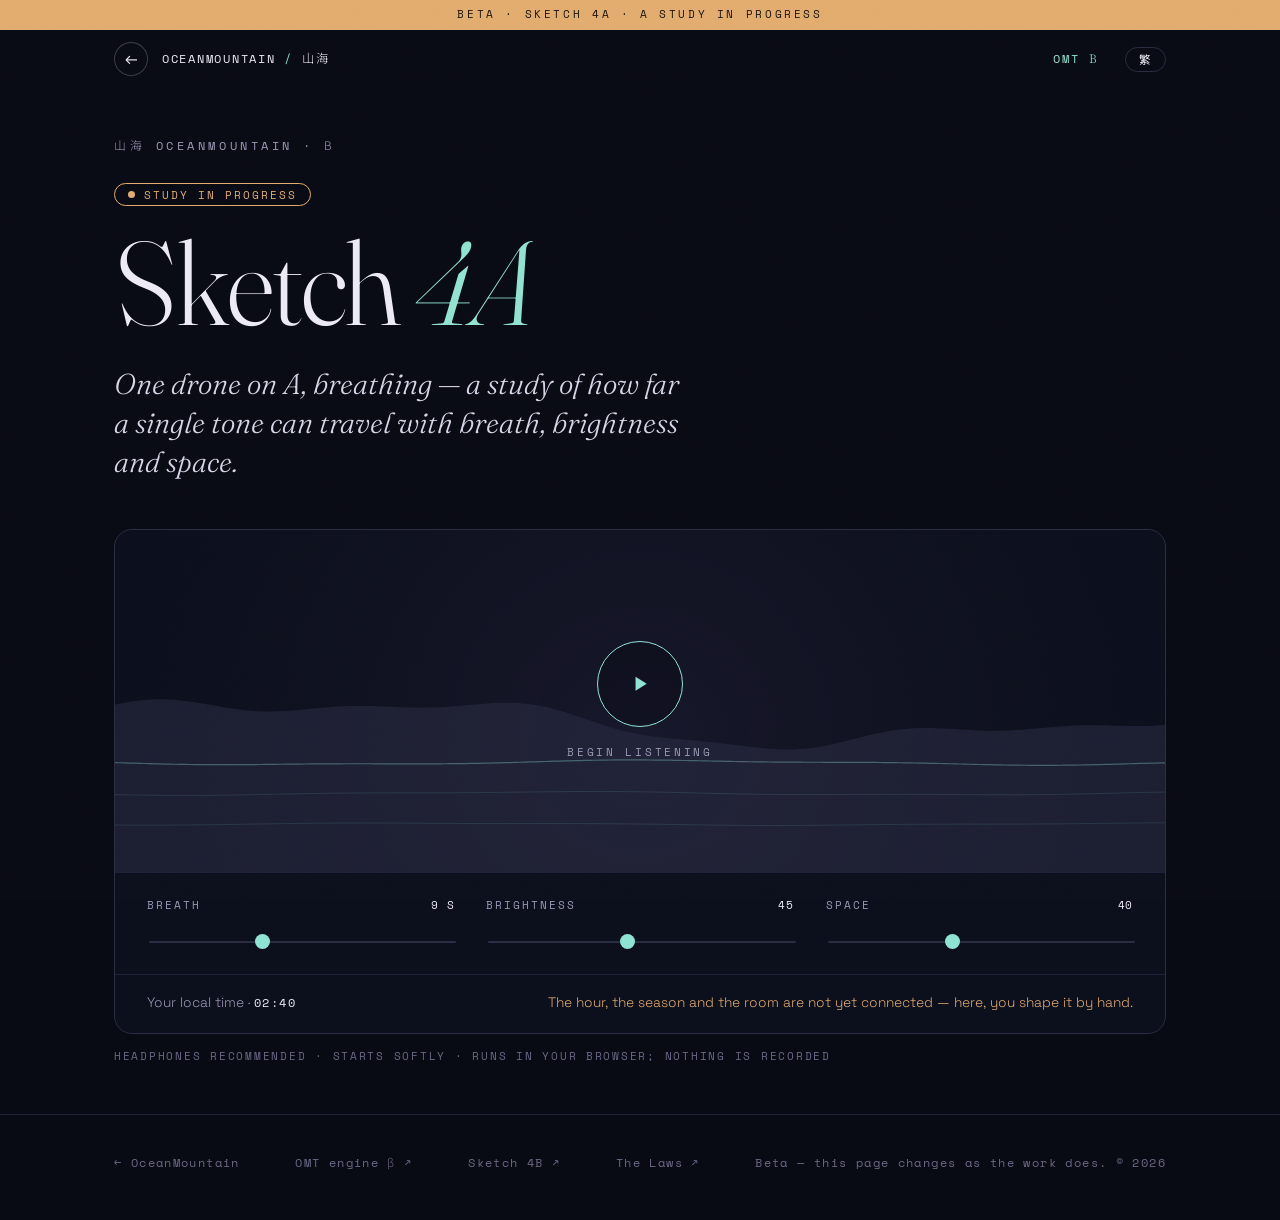
<file: omt/index.html>
<!DOCTYPE html>
<html lang="en">
<head>
<meta charset="UTF-8" />
<meta name="viewport" content="width=device-width, initial-scale=1.0" />
<meta name="color-scheme" content="dark" />
<title>Sketch 4A — 山海 OceanMountain β</title>
<meta name="description" content="Sketch 4A — a breathing drone study for 山海 OceanMountain. Beta, by Haishan Lai." />
<link rel="icon" href="/favicon.svg" type="image/svg+xml">
<link rel="icon" href="/favicon-32.png" sizes="32x32" type="image/png">
<link rel="apple-touch-icon" href="/apple-touch-icon.png">
<meta name="theme-color" content="#090B14">
<meta property="og:type" content="website">
<meta property="og:site_name" content="Haishan Lai">
<meta property="og:title" content="Sketch 4A — 山海 OceanMountain β">
<meta property="og:description" content="A breathing drone study for OceanMountain.">
<meta property="og:url" content="https://oceanmountainlai.art/omt/">
<meta property="og:image" content="https://oceanmountainlai.art/og-omt.jpg">
<meta property="og:image:width" content="1200">
<meta property="og:image:height" content="630">
<meta name="twitter:card" content="summary_large_image">
<meta name="twitter:image" content="https://oceanmountainlai.art/og-omt.jpg">
<link rel="preconnect" href="https://fonts.googleapis.com" />
<link rel="preconnect" href="https://fonts.gstatic.com" crossorigin />
<link href="https://fonts.googleapis.com/css2?family=Fraunces:ital,opsz,wght@0,9..144,300;0,9..144,400;1,9..144,300&family=Space+Grotesk:wght@300;400;500&family=Space+Mono&family=Noto+Serif+TC:wght@300;400&family=Noto+Sans+TC:wght@300;400&display=swap" rel="stylesheet" />
<style>
  :root{
    --ink:#090B14; --ink-2:#0C0F1C;
    --mist:#ECEAF4; --haze:#9B98B6; --faint:#6A6885;
    --line:#1F2236; --line-2:#2A2D44;
    --lumen:#8FE3D2; --violet:#7C6BB3; --teal:#3FA89C; --amber:#E2AC6E;
    --wrap:1180px; --ease:cubic-bezier(.2,.7,.2,1);
    --serif:"Fraunces","Noto Serif TC",Georgia,serif;
    --sans:"Space Grotesk","Noto Sans TC",system-ui,sans-serif;
    --mono:"Space Mono","Noto Sans TC",ui-monospace,monospace;
  }
  *{box-sizing:border-box;}
  html{scroll-behavior:smooth;}
  body{margin:0;background:var(--ink);color:var(--mist);font-family:var(--sans);font-weight:300;
    font-size:clamp(1rem,1.02rem + .1vw,1.08rem);line-height:1.65;-webkit-font-smoothing:antialiased;overflow-x:hidden;}
  body.lang-zh{font-size:.9rem;letter-spacing:.06em;line-height:1.9;}
  a{color:inherit;text-decoration:none;}
  ::selection{background:rgba(143,227,210,.22);color:#fff;}
  :focus-visible{outline:2px solid var(--lumen);outline-offset:4px;border-radius:2px;}
  body::after{content:"";position:fixed;inset:0;z-index:200;pointer-events:none;opacity:.05;mix-blend-mode:overlay;
    background-image:url("data:image/svg+xml,%3Csvg xmlns='http://www.w3.org/2000/svg' width='220' height='220'%3E%3Cfilter id='n'%3E%3CfeTurbulence type='fractalNoise' baseFrequency='0.82' numOctaves='2' stitchTiles='stitch'/%3E%3C/filter%3E%3Crect width='100%25' height='100%25' filter='url(%23n)'/%3E%3C/svg%3E");}
  .wrap{max-width:var(--wrap);margin-inline:auto;padding-inline:clamp(1rem,5vw,4.5rem);}

  /* BETA BAND — the emphasis */
  .band{position:fixed;top:0;left:0;right:0;z-index:101;background:var(--amber);color:#1d1408;
    font-family:var(--mono);font-size:.68rem;letter-spacing:.24em;text-transform:uppercase;text-align:center;padding:.38rem 1rem;
    white-space:nowrap;overflow:hidden;text-overflow:ellipsis;}
  @media(max-width:520px){.band{font-size:.6rem;letter-spacing:.12em;}}
  body.lang-zh .band{letter-spacing:.3em;}

  /* NAV */
  header.nav{position:fixed;top:1.65rem;left:0;right:0;z-index:100;border-bottom:1px solid transparent;
    transition:background .5s var(--ease),border-color .5s var(--ease);}
  header.nav.scrolled{background:rgba(9,11,20,.78);backdrop-filter:blur(14px);border-bottom-color:var(--line);}
  .nav-row{display:flex;align-items:center;justify-content:space-between;padding-block:1rem;gap:1rem;}
  .brand{font-family:var(--mono);font-size:.78rem;letter-spacing:.14em;text-transform:uppercase;white-space:nowrap;}
  .brand b{color:var(--lumen);font-weight:400;}
  .nav-right{display:flex;align-items:center;gap:1.6rem;}
  .nav-links{display:flex;gap:1.8rem;font-family:var(--mono);font-size:.72rem;letter-spacing:.18em;text-transform:uppercase;color:var(--haze);}
  .nav-links a:hover{color:var(--mist);}
  .nav-links a.nav-omt{color:var(--lumen);} .nav-links a.nav-omt span{font-family:var(--serif);}
  .lang-toggle{font-family:var(--mono);font-size:.72rem;letter-spacing:.1em;color:var(--mist);background:transparent;
    border:1px solid var(--line-2);border-radius:22px;padding:.36rem .82rem;cursor:pointer;line-height:1;}
  .lang-toggle:hover{border-color:var(--lumen);color:var(--lumen);}

  /* HERO + PLAYER */
  .hero{position:relative;padding-top:8.5rem;padding-bottom:3rem;}
  .eyebrow{font-family:var(--mono);font-size:.74rem;letter-spacing:.3em;text-transform:uppercase;color:var(--haze);margin:0 0 1.4rem;}
  .pill{display:inline-flex;align-items:center;gap:.55rem;font-family:var(--mono);font-size:.7rem;letter-spacing:.18em;text-transform:uppercase;
    border:1px solid currentColor;border-radius:22px;padding:.32rem .8rem;line-height:1;white-space:nowrap;}
  .pill::before{content:"";width:.45rem;height:.45rem;border-radius:50%;background:currentColor;}
  .pill.wip{color:var(--amber);} .pill.wip::before{animation:pulse 2.4s var(--ease) infinite;}
  .pill.done{color:var(--lumen);} .pill.next{color:var(--violet);} .pill.off{color:var(--faint);}
  @keyframes pulse{0%,100%{opacity:1}50%{opacity:.25}}
  h1{font-family:var(--serif);font-weight:300;font-size:clamp(3rem,10vw,7.4rem);line-height:.95;letter-spacing:-.02em;margin:1.2rem 0 0;}
  h1 em{font-style:italic;font-weight:300;color:var(--lumen);}
  .thesis{font-family:var(--serif);font-weight:300;font-style:italic;font-size:clamp(1.15rem,1rem + 1.2vw,1.8rem);
    line-height:1.36;color:#D7D4E6;max-width:32ch;margin:1.6rem 0 0;}
  body.lang-zh .thesis{font-style:normal;letter-spacing:.06em;line-height:1.7;}

  .player{position:relative;margin-top:3rem;border:1px solid var(--line-2);border-radius:18px;overflow:hidden;background:var(--ink-2);}
  .stage{position:relative;}
  #horizon{display:block;width:100%;height:clamp(220px,38vh,380px);}
  .play-wrap{position:absolute;inset:0;display:flex;flex-direction:column;align-items:center;justify-content:center;gap:1rem;pointer-events:none;}
  .play{pointer-events:auto;width:5.4rem;height:5.4rem;border-radius:50%;border:1px solid var(--lumen);background:rgba(9,11,20,.45);
    color:var(--lumen);cursor:pointer;display:grid;place-items:center;transition:transform .4s var(--ease),background .4s var(--ease);}
  .play:hover{transform:scale(1.05);background:rgba(143,227,210,.1);}
  .play svg{width:1.6rem;height:1.6rem;}
  .play .i-pause{display:none;} .player.on .play .i-play{display:none;} .player.on .play .i-pause{display:block;}
  .play-label{font-family:var(--mono);font-size:.7rem;letter-spacing:.24em;text-transform:uppercase;color:var(--haze);}
  .player.on .play-wrap{justify-content:flex-end;padding-bottom:1.2rem;}
  .player.on .play{width:3.4rem;height:3.4rem;}
  .player.on .play-label{display:none;}

  .controls{display:grid;grid-template-columns:repeat(3,1fr);gap:1.4rem 2rem;padding:1.4rem clamp(1rem,3vw,2rem);border-top:1px solid var(--line);}
  @media(max-width:640px){.controls{grid-template-columns:1fr;}}
  .ctl label{display:flex;justify-content:space-between;font-family:var(--mono);font-size:.7rem;letter-spacing:.18em;text-transform:uppercase;color:var(--haze);margin-bottom:.55rem;}
  .ctl output{color:var(--mist);letter-spacing:.06em;}
  input[type=range]{-webkit-appearance:none;appearance:none;width:100%;height:2px;background:var(--line-2);border-radius:2px;outline-offset:8px;}
  input[type=range]::-webkit-slider-thumb{-webkit-appearance:none;width:15px;height:15px;border-radius:50%;background:var(--lumen);border:0;cursor:pointer;}
  input[type=range]::-moz-range-thumb{width:15px;height:15px;border-radius:50%;background:var(--lumen);border:0;cursor:pointer;}
  .player-foot{display:flex;flex-wrap:wrap;gap:.6rem 1.6rem;justify-content:space-between;align-items:baseline;
    padding:1rem clamp(1rem,3vw,2rem) 1.2rem;border-top:1px solid var(--line);font-size:.86rem;color:var(--haze);}
  .player-foot .clock{font-family:var(--mono);font-size:.74rem;letter-spacing:.12em;color:var(--mist);}
  .notyet{color:var(--amber);}
  .hint{margin:.9rem 0 0;font-family:var(--mono);font-size:.68rem;letter-spacing:.16em;text-transform:uppercase;color:var(--faint);}

  /* SECTIONS */
  section.block{padding-block:clamp(3.5rem,8vw,6.5rem);border-top:1px solid var(--line);}
  .seclabel{display:flex;align-items:center;gap:1rem;margin-bottom:2.4rem;}
  .seclabel .tag{font-family:var(--mono);font-size:.74rem;letter-spacing:.28em;text-transform:uppercase;color:var(--lumen);white-space:nowrap;}
  .seclabel .rule{height:1px;background:var(--line-2);flex:1;}
  .seclabel .idx{font-family:var(--mono);font-size:.74rem;color:var(--faint);}
  .lead{font-family:var(--serif);font-weight:300;font-size:clamp(1.3rem,1.05rem + 1.3vw,2.1rem);line-height:1.4;color:#DEDBEC;max-width:34ch;margin:0;}
  body.lang-zh .lead{letter-spacing:.05em;line-height:1.75;}
  .body{color:var(--haze);max-width:62ch;margin:1.4rem 0 0;}
  .body strong{color:var(--mist);font-weight:500;}
  h3{font-family:var(--mono);font-weight:400;font-size:.74rem;letter-spacing:.24em;text-transform:uppercase;color:var(--haze);margin:3.4rem 0 1.2rem;}

  .chain{list-style:none;margin:0;padding:0;display:grid;gap:0;counter-reset:c;}
  .chain li{display:grid;grid-template-columns:2.4rem minmax(9rem,14rem) 1fr;gap:.2rem 1.2rem;align-items:baseline;padding:1rem 0;border-top:1px solid var(--line);}
  .chain li::before{counter-increment:c;content:counter(c,decimal-leading-zero);font-family:var(--mono);font-size:.72rem;color:var(--faint);}
  .chain .k{font-family:var(--serif);font-size:1.25rem;color:var(--mist);}
  .chain .v{color:var(--haze);}
  .chain li:last-child .k{color:var(--lumen);}
  @media(max-width:640px){.chain li{grid-template-columns:2rem 1fr;}.chain .v{grid-column:2;}}

  .formula{font-family:var(--mono);font-size:clamp(.8rem,.72rem + .4vw,1rem);line-height:2.1;color:var(--mist);
    border:1px solid var(--line-2);border-radius:14px;padding:1.4rem clamp(1rem,3vw,1.8rem);background:var(--ink-2);overflow-wrap:anywhere;}
  .formula .op{color:var(--lumen);padding-inline:.35em;}
  .formula .res{color:var(--faint);}
  .formula small{display:block;margin-top:.6rem;font-size:.74rem;line-height:1.7;color:var(--haze);}

  .families{display:grid;grid-template-columns:repeat(4,1fr);gap:1px;background:var(--line);border:1px solid var(--line);border-radius:14px;overflow:hidden;}
  @media(max-width:760px){.families{grid-template-columns:repeat(2,1fr);}}
  .families div{background:var(--ink);padding:1.2rem 1.1rem;}
  .families b{display:block;font-family:var(--serif);font-weight:300;font-size:2.4rem;line-height:1;color:var(--mist);}
  .families span{display:block;margin-top:.5rem;font-family:var(--mono);font-size:.7rem;letter-spacing:.14em;text-transform:uppercase;color:var(--haze);}
  .families em{display:block;margin-top:.5rem;font-style:normal;font-size:.9rem;color:var(--faint);letter-spacing:.08em;}

  .laws{list-style:none;margin:0;padding:0;display:grid;grid-template-columns:repeat(auto-fit,minmax(15rem,1fr));gap:1.4rem 2.4rem;}
  .laws li{border-top:1px solid var(--line-2);padding-top:1rem;}
  .laws b{display:block;font-family:var(--serif);font-weight:400;font-size:1.2rem;line-height:1.3;color:var(--mist);}
  .laws span{display:block;margin-top:.45rem;color:var(--haze);font-size:.95rem;}

  .register{margin-top:3rem;border-left:2px solid var(--amber);padding:.4rem 0 .4rem 1.2rem;color:var(--haze);max-width:62ch;font-size:.95rem;}
  .register strong{color:var(--mist);font-weight:500;}

  .ledger{display:flex;flex-direction:column;}
  .ledger .r{display:grid;grid-template-columns:minmax(0,1fr) auto;gap:.4rem 1.6rem;align-items:center;padding:1.15rem 0;border-top:1px solid var(--line);}
  .ledger .r:last-child{border-bottom:1px solid var(--line);}
  .ledger .t{font-family:var(--serif);font-size:clamp(1.05rem,.95rem + .5vw,1.35rem);color:var(--mist);}
  .ledger .t small{display:block;font-family:var(--sans);font-size:.85rem;color:var(--faint);margin-top:.15rem;}
  @media(max-width:520px){.ledger .r{grid-template-columns:1fr;}}

  footer{border-top:1px solid var(--line);padding-block:2.4rem 3rem;font-family:var(--mono);font-size:.72rem;letter-spacing:.12em;color:var(--faint);}
  footer .wrap{display:flex;flex-wrap:wrap;gap:1rem 2rem;justify-content:space-between;}
  footer a:hover{color:var(--lumen);}

  @media (prefers-reduced-motion:reduce){*{animation:none!important;transition:none!important;}html{scroll-behavior:auto;}}
</style>
</head>
<body>

<div class="band" data-i18n="band">Beta · Sketch 4A · A study in progress</div>

<header class="nav" id="nav">
  <div class="wrap nav-row">
    <span class="knob-row"><a class="omt-knob" href="/#omt" aria-label="Back" title="Back">←</a><a class="brand" href="/">OceanMountain <b>/</b> 山海</a></span>
    <div class="nav-right">
      <nav class="nav-links" aria-label="Page">
        <a href="/circadian/" class="nav-omt">OMT&nbsp;<span>β</span></a>
      </nav>
      <button class="lang-toggle" id="langToggle" type="button" aria-label="Switch to Traditional Chinese">繁</button>
    </div>
  </div>
</header>

<main>
  <section class="hero" id="listen">
    <div class="wrap">
      <p class="eyebrow" data-i18n="eyebrow">山海 OceanMountain · β</p>
      <span class="pill wip" data-i18n="pill">Study in progress</span>
      <h1>Sketch <em>4A</em></h1>
      <p class="thesis" data-i18n="thesis">One drone on A, breathing — a study of how far a single tone can travel with breath, brightness and space.</p>

      <div class="player" id="player">
        <div class="stage">
        <canvas id="horizon" aria-hidden="true"></canvas>
        <div class="play-wrap">
          <button class="play" id="playBtn" type="button" aria-pressed="false" aria-label="Begin listening">
            <svg class="i-play" viewBox="0 0 24 24" fill="currentColor" aria-hidden="true"><path d="M8 5.5v13l10.5-6.5z"/></svg>
            <svg class="i-pause" viewBox="0 0 24 24" fill="currentColor" aria-hidden="true"><path d="M7 5h3.4v14H7zM13.6 5H17v14h-3.4z"/></svg>
          </button>
          <span class="play-label" data-i18n="play_label">Begin listening</span>
        </div>
        </div>
        <div class="controls">
          <div class="ctl">
            <label for="breath"><span data-i18n="c_breath">Breath</span><output id="breathOut">9 s</output></label>
            <input type="range" id="breath" min="5" max="16" step="0.5" value="9" />
          </div>
          <div class="ctl">
            <label for="bright"><span data-i18n="c_bright">Brightness</span><output id="brightOut">45</output></label>
            <input type="range" id="bright" min="0" max="100" step="1" value="45" />
          </div>
          <div class="ctl">
            <label for="space"><span data-i18n="c_space">Space</span><output id="spaceOut">40</output></label>
            <input type="range" id="space" min="0" max="100" step="1" value="40" />
          </div>
        </div>
        <div class="player-foot">
          <span><span data-i18n="local">Your local time</span> · <span class="clock" id="clock">—</span></span>
          <span class="notyet" data-i18n="notyet">The hour, the season and the room are not yet connected — here, you shape it by hand.</span>
        </div>
      </div>
      <p class="hint" data-i18n="hint">Headphones recommended · Starts softly · Runs in your browser; nothing is recorded</p>
    </div>
  </section>



</main>

<footer>
  <div class="wrap">
    <a href="/#omt" data-i18n="back">← OceanMountain</a>
    <a href="/circadian/" data-i18n="to_engine">OMT engine β ↗</a>
    <a href="/omt/4b/">Sketch 4B ↗</a>
    <a href="/omt/laws/">The Laws ↗</a>
    <span data-i18n="foot">Beta — this page changes as the work does. © <span id="yr"></span></span>
  </div>
</footer>

<script>
(function(){
  "use strict";
  var I18N = {
    band:{en:"Beta · Sketch 4A · A study in progress",zh:"測試版 · 草圖 4A · 習作進行中"},
    eyebrow:{en:"山海 OceanMountain · β",zh:"山海 OceanMountain · β"},
    pill:{en:"Study in progress",zh:"習作進行中"},
    thesis:{en:"One drone on A, breathing — a study of how far a single tone can travel with breath, brightness and space.",zh:"一個會呼吸的 A 持續音——<br>只憑呼吸、明暗與空間，能走多遠。"},
    play_label:{en:"Begin listening",zh:"開始聆聽"},
    c_breath:{en:"Breath",zh:"呼吸"}, c_bright:{en:"Brightness",zh:"明暗"}, c_space:{en:"Space",zh:"空間"},
    local:{en:"Your local time",zh:"你的當地時間"},
    notyet:{en:"The hour, the season and the room are not yet connected — here, you shape it by hand.",zh:"時辰、節氣與空間尚未接入——此處由你親手塑形。"},
    hint:{en:"Headphones recommended · Starts softly · Runs in your browser; nothing is recorded",zh:"建議使用耳機 · 聲音輕輕淡入 · 於瀏覽器中運行，不作任何錄音"},
    back:{en:"← OceanMountain",zh:"← OceanMountain"},
    to_engine:{en:"OMT engine β ↗",zh:"OMT 引擎 β ↗"},
    foot:{en:'Beta — this page changes as the work does. © <span id="yr"></span>',zh:'測試版——本頁隨作品而變。© <span id="yr"></span>'}
  };

  var lang = "en";
  var playing = false;
  function setYear(){ var y=document.getElementById("yr"); if(y) y.textContent=new Date().getFullYear(); }
  function playAria(){
    var b=document.getElementById("playBtn");
    var en = playing ? "Pause" : "Begin listening", zh = playing ? "暫停" : "開始聆聽";
    b.setAttribute("aria-label", lang==="en"?en:zh);
  }
  function applyLang(next){
    lang = next;
    document.documentElement.setAttribute("lang", lang==="zh" ? "zh-Hant" : "en");
    document.body.classList.toggle("lang-zh", lang==="zh");
    document.querySelectorAll("[data-i18n]").forEach(function(el){
      var k=el.getAttribute("data-i18n");
      if(I18N[k] && I18N[k][lang]!==undefined) el.innerHTML=I18N[k][lang];
    });
    setYear(); playAria();
    var btn=document.getElementById("langToggle");
    btn.textContent = lang==="en" ? "繁" : "EN";
    btn.setAttribute("aria-label", lang==="en" ? "Switch to Traditional Chinese" : "Switch to English");
  }
  setYear();
  document.getElementById("langToggle").addEventListener("click", function(){ applyLang(lang==="en"?"zh":"en"); });

  var nav=document.getElementById("nav");
  function onScroll(){ nav.classList.toggle("scrolled", window.scrollY>30); }
  onScroll(); window.addEventListener("scroll", onScroll, {passive:true});

  // Local civil time — shown only; not yet wired into the sound.
  function tick(){
    var d=new Date(), h=String(d.getHours()).padStart(2,"0"), m=String(d.getMinutes()).padStart(2,"0");
    document.getElementById("clock").textContent = h+":"+m;
  }
  tick(); setInterval(tick, 20000);

  /* ---------- Sound sketch 4A: native Web Audio, no libraries ---------- */
  var A = null;
  var ui = {
    breath: document.getElementById("breath"),
    bright: document.getElementById("bright"),
    space:  document.getElementById("space")
  };
  function cutoffFor(v){ return 180*Math.pow(2600/180, v/100); }   // 180 Hz – 2.6 kHz, exponential
  function readBreath(){ return parseFloat(ui.breath.value); }
  function readCut(){ return cutoffFor(parseFloat(ui.bright.value)); }
  function readSpace(){ return parseFloat(ui.space.value)/100; }

  function build(){
    var Ctx = window.AudioContext || window.webkitAudioContext;
    if(!Ctx) return null;
    var ctx = new Ctx();
    var g = {ctx:ctx};

    g.master = ctx.createGain(); g.master.gain.value = 0;
    g.analyser = ctx.createAnalyser(); g.analyser.fftSize = 1024;
    g.master.connect(g.analyser); g.analyser.connect(ctx.destination);

    // three sine voices on A, each with its own slow pitch drift
    var sum = ctx.createGain(); sum.gain.value = 1;
    [[110,.30,.011],[165,.20,.017],[440,.085,.023]].forEach(function(v){
      var o=ctx.createOscillator(); o.type="sine"; o.frequency.value=v[0];
      var vg=ctx.createGain(); vg.gain.value=v[1];
      var drift=ctx.createOscillator(); drift.frequency.value=v[2];
      var dAmt=ctx.createGain(); dAmt.gain.value=4;            // ±4 cents
      drift.connect(dAmt); dAmt.connect(o.detune);
      o.connect(vg); vg.connect(sum); o.start(); drift.start();
    });

    // gentle saturation so brightness is audible on pure sines
    var shaper = ctx.createWaveShaper(), n=1024, curve=new Float32Array(n), k=1.8, norm=Math.tanh(k);
    for(var i=0;i<n;i++){ var x=i/(n-1)*2-1; curve[i]=Math.tanh(k*x)/norm; }
    shaper.curve=curve; shaper.oversample="2x";

    g.filter = ctx.createBiquadFilter(); g.filter.type="lowpass"; g.filter.Q.value=.8; g.filter.frequency.value=readCut();
    g.breathGain = ctx.createGain(); g.breathGain.gain.value=.58;
    sum.connect(shaper); shaper.connect(g.filter); g.filter.connect(g.breathGain);

    // one shared breath: moves level and opens the filter a little on each inhale
    g.lfo = ctx.createOscillator(); g.lfo.frequency.value = 1/readBreath();
    g.lfoAmp = ctx.createGain(); g.lfoAmp.gain.value=.4;
    g.lfoCut = ctx.createGain(); g.lfoCut.gain.value=readCut()*.35;
    g.lfo.connect(g.lfoAmp); g.lfoAmp.connect(g.breathGain.gain);
    g.lfo.connect(g.lfoCut); g.lfoCut.connect(g.filter.frequency);
    g.lfo.start();

    // dry + delay space
    g.dry = ctx.createGain(); g.dry.gain.value=1;
    g.send = ctx.createGain();
    g.delay = ctx.createDelay(3); g.delay.delayTime.value=.92;
    g.fbTone = ctx.createBiquadFilter(); g.fbTone.type="lowpass"; g.fbTone.frequency.value=1600;
    g.fb = ctx.createGain();
    g.wet = ctx.createGain();
    g.breathGain.connect(g.dry); g.dry.connect(g.master);
    g.breathGain.connect(g.send); g.send.connect(g.delay);
    g.delay.connect(g.fbTone); g.fbTone.connect(g.fb); g.fb.connect(g.delay);
    g.fbTone.connect(g.wet); g.wet.connect(g.master);
    setSpace(g, readSpace(), true);
    return g;
  }
  function setSpace(g, s, now){
    var t=g.ctx.currentTime, tc = now ? 0.01 : 0.4;
    g.send.gain.setTargetAtTime(.25+.75*s, t, tc);
    g.fb.gain.setTargetAtTime(.18+.4*s, t, tc);
    g.wet.gain.setTargetAtTime(.75*s, t, tc);
    g.dry.gain.setTargetAtTime(1-.35*s, t, tc);
  }

  ui.breath.addEventListener("input", function(){
    document.getElementById("breathOut").textContent = ui.breath.value+" s";
    if(A) A.lfo.frequency.setTargetAtTime(1/readBreath(), A.ctx.currentTime, .8);
  });
  ui.bright.addEventListener("input", function(){
    document.getElementById("brightOut").textContent = ui.bright.value;
    if(A){ var c=readCut(), t=A.ctx.currentTime;
      A.filter.frequency.setTargetAtTime(c, t, .3); A.lfoCut.gain.setTargetAtTime(c*.35, t, .3); }
  });
  ui.space.addEventListener("input", function(){
    document.getElementById("spaceOut").textContent = ui.space.value;
    if(A) setSpace(A, readSpace(), false);
  });

  var player=document.getElementById("player"), stopTimer=null;
  document.getElementById("playBtn").addEventListener("click", function(){
    if(!A){ A = build(); if(!A){ return; } }
    var t;
    if(!playing){
      clearTimeout(stopTimer);
      A.ctx.resume().then(function(){
        t=A.ctx.currentTime;
        A.master.gain.cancelScheduledValues(t);
        A.master.gain.setValueAtTime(A.master.gain.value, t);
        A.master.gain.setTargetAtTime(.6, t, 1.4);       // slow fade in
      });
      playing=true;
    } else {
      t=A.ctx.currentTime;
      A.master.gain.cancelScheduledValues(t);
      A.master.gain.setValueAtTime(A.master.gain.value, t);
      A.master.gain.setTargetAtTime(0, t, .6);
      stopTimer=setTimeout(function(){ if(!playing) A.ctx.suspend(); }, 3500);
      playing=false;
    }
    player.classList.toggle("on", playing);
    this.setAttribute("aria-pressed", String(playing));
    playAria();
    if(playing) startDraw();
  });

  /* ---------- Horizon: drawn from what actually sounds (analyser level) ---------- */
  var cv=document.getElementById("horizon"), cx=cv.getContext("2d");
  var reduce = window.matchMedia("(prefers-reduced-motion: reduce)").matches;
  var W=0,H=0,dpr=Math.min(window.devicePixelRatio||1,2), level=0, buf=null, raf=null, t0=performance.now();
  function size(){
    W=cv.clientWidth; H=cv.clientHeight;
    cv.width=Math.round(W*dpr); cv.height=Math.round(H*dpr);
    cx.setTransform(dpr,0,0,dpr,0,0); draw(performance.now());
  }
  function ridge(x){ return Math.sin(x*2.1+.4)*.5+Math.sin(x*5.3+1.7)*.22+Math.sin(x*11.9)*.08; }
  function draw(now){
    var t=reduce?0:(now-t0)/1000;
    if(A && buf){
      A.analyser.getFloatTimeDomainData(buf);
      var s=0; for(var i=0;i<buf.length;i++) s+=buf[i]*buf[i];
      level += (Math.sqrt(s/buf.length) - level)*.08;
    }
    var L=Math.min(1, level*6);
    cx.clearRect(0,0,W,H);
    var glow=cx.createRadialGradient(W*.5,H*.62,0,W*.5,H*.62,Math.max(W,H)*.6);
    glow.addColorStop(0,"rgba(124,107,179,"+(.10+.22*L).toFixed(3)+")"); glow.addColorStop(1,"rgba(9,11,20,0)");
    cx.fillStyle=glow; cx.fillRect(0,0,W,H);
    // mountain
    cx.beginPath(); cx.moveTo(0,H);
    for(var x=0;x<=W;x+=6){ var u=x/W; cx.lineTo(x, H*.56 - ridge(u*3)*H*(.12+.05*L)); }
    cx.lineTo(W,H); cx.closePath(); cx.fillStyle="rgba(42,45,68,.55)"; cx.fill();
    // ocean lines
    for(var j=0;j<3;j++){
      cx.beginPath();
      var base=H*(.68+j*.09), amp=H*(.006+.04*L)*(1-j*.25), ph=t*(.22+j*.07);
      for(var x2=0;x2<=W;x2+=5){ var u2=x2/W;
        var y=base+Math.sin(u2*9+ph+j)*amp+Math.sin(u2*23-ph*1.6)*amp*.35;
        if(x2===0) cx.moveTo(x2,y); else cx.lineTo(x2,y); }
      cx.strokeStyle= j===0 ? "rgba(143,227,210,"+(.35+.5*L).toFixed(3)+")" : "rgba(143,227,210,"+(.12+.18*L).toFixed(3)+")";
      cx.lineWidth = j===0 ? 1.2 : 1; cx.stroke();
    }
  }
  function loop(now){
    draw(now);
    if(playing || level>.0005) raf=requestAnimationFrame(loop); else raf=null;
  }
  function startDraw(){ if(!buf && A) buf=new Float32Array(A.analyser.fftSize); if(!raf) raf=requestAnimationFrame(loop); }
  if(window.ResizeObserver) new ResizeObserver(size).observe(cv); else window.addEventListener("resize", size);
  size();
})();
</script>
<script src="/omt/knob.js"></script>
</body>
</html>
</file>
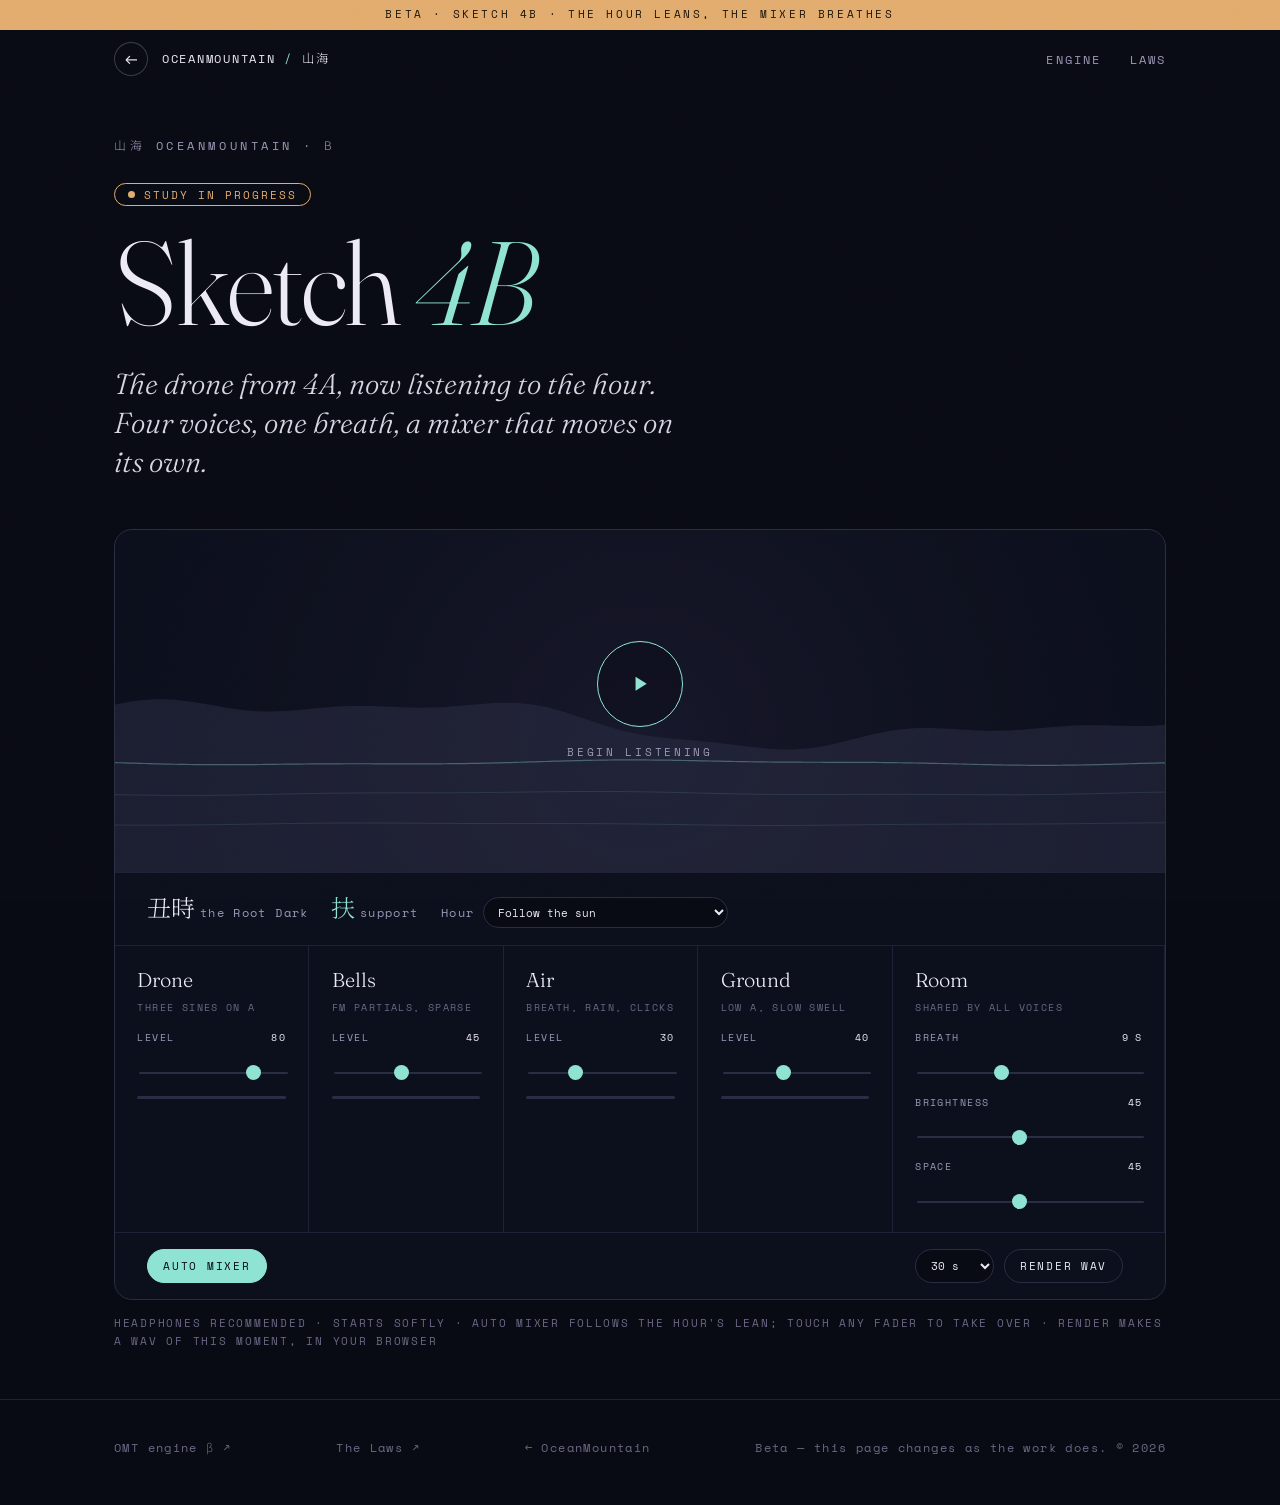
<file: omt/4b/index.html>
<!DOCTYPE html>
<html lang="en">
<head>
<meta charset="UTF-8" />
<meta name="viewport" content="width=device-width, initial-scale=1.0" />
<meta name="color-scheme" content="dark" />
<title>Sketch 4B — 山海 OceanMountain β</title>
<meta name="description" content="Sketch 4B — the hour leans, the mixer breathes. A time-driven sound study for 山海 OceanMountain." />
<link rel="icon" href="/favicon.svg" type="image/svg+xml">
<link rel="icon" href="/favicon-32.png" sizes="32x32" type="image/png">
<link rel="apple-touch-icon" href="/apple-touch-icon.png">
<meta name="theme-color" content="#090B14">
<meta property="og:type" content="website">
<meta property="og:site_name" content="Haishan Lai">
<meta property="og:title" content="Sketch 4B — 山海 OceanMountain β">
<meta property="og:description" content="The hour leans; the mixer breathes. Render any moment as a sample.">
<meta property="og:url" content="https://oceanmountainlai.art/omt/4b/">
<meta property="og:image" content="https://oceanmountainlai.art/og-omt.jpg">
<meta property="og:image:width" content="1200">
<meta property="og:image:height" content="630">
<meta name="twitter:card" content="summary_large_image">
<meta name="twitter:image" content="https://oceanmountainlai.art/og-omt.jpg">
<link rel="preconnect" href="https://fonts.googleapis.com" />
<link rel="preconnect" href="https://fonts.gstatic.com" crossorigin />
<link href="https://fonts.googleapis.com/css2?family=Fraunces:ital,opsz,wght@0,9..144,300;0,9..144,400;1,9..144,300&family=Space+Grotesk:wght@300;400;500&family=Space+Mono&family=Noto+Serif+TC:wght@300;400&family=Noto+Sans+TC:wght@300;400&display=swap" rel="stylesheet" />
<style>
  :root{
    --ink:#090B14; --ink-2:#0C0F1C;
    --mist:#ECEAF4; --haze:#9B98B6; --faint:#6A6885;
    --line:#1F2236; --line-2:#2A2D44;
    --lumen:#8FE3D2; --violet:#7C6BB3; --teal:#3FA89C; --amber:#E2AC6E;
    --wrap:1180px; --ease:cubic-bezier(.2,.7,.2,1);
    --serif:"Fraunces","Noto Serif TC",Georgia,serif;
    --sans:"Space Grotesk","Noto Sans TC",system-ui,sans-serif;
    --mono:"Space Mono","Noto Sans TC",ui-monospace,monospace;
  }
  *{box-sizing:border-box;}
  html{scroll-behavior:smooth;}
  body{margin:0;background:var(--ink);color:var(--mist);font-family:var(--sans);font-weight:300;
    font-size:clamp(1rem,1.02rem + .1vw,1.08rem);line-height:1.65;-webkit-font-smoothing:antialiased;overflow-x:hidden;}
  body.lang-zh{font-size:.9rem;letter-spacing:.06em;line-height:1.9;}
  a{color:inherit;text-decoration:none;}
  ::selection{background:rgba(143,227,210,.22);color:#fff;}
  :focus-visible{outline:2px solid var(--lumen);outline-offset:4px;border-radius:2px;}
  body::after{content:"";position:fixed;inset:0;z-index:200;pointer-events:none;opacity:.05;mix-blend-mode:overlay;
    background-image:url("data:image/svg+xml,%3Csvg xmlns='http://www.w3.org/2000/svg' width='220' height='220'%3E%3Cfilter id='n'%3E%3CfeTurbulence type='fractalNoise' baseFrequency='0.82' numOctaves='2' stitchTiles='stitch'/%3E%3C/filter%3E%3Crect width='100%25' height='100%25' filter='url(%23n)'/%3E%3C/svg%3E");}
  .wrap{max-width:var(--wrap);margin-inline:auto;padding-inline:clamp(1rem,5vw,4.5rem);}

  /* BETA BAND — the emphasis */
  .band{position:fixed;top:0;left:0;right:0;z-index:101;background:var(--amber);color:#1d1408;
    font-family:var(--mono);font-size:.68rem;letter-spacing:.24em;text-transform:uppercase;text-align:center;padding:.38rem 1rem;
    white-space:nowrap;overflow:hidden;text-overflow:ellipsis;}
  @media(max-width:520px){.band{font-size:.6rem;letter-spacing:.12em;}}
  body.lang-zh .band{letter-spacing:.3em;}

  /* NAV */
  header.nav{position:fixed;top:1.65rem;left:0;right:0;z-index:100;border-bottom:1px solid transparent;
    transition:background .5s var(--ease),border-color .5s var(--ease);}
  header.nav.scrolled{background:rgba(9,11,20,.78);backdrop-filter:blur(14px);border-bottom-color:var(--line);}
  .nav-row{display:flex;align-items:center;justify-content:space-between;padding-block:1rem;gap:1rem;}
  .brand{font-family:var(--mono);font-size:.78rem;letter-spacing:.14em;text-transform:uppercase;white-space:nowrap;}
  .brand b{color:var(--lumen);font-weight:400;}
  .nav-right{display:flex;align-items:center;gap:1.6rem;}
  .nav-links{display:flex;gap:1.8rem;font-family:var(--mono);font-size:.72rem;letter-spacing:.18em;text-transform:uppercase;color:var(--haze);}
  .nav-links a:hover{color:var(--mist);}
  .nav-links a.nav-omt{color:var(--lumen);} .nav-links a.nav-omt span{font-family:var(--serif);}
  .lang-toggle{font-family:var(--mono);font-size:.72rem;letter-spacing:.1em;color:var(--mist);background:transparent;
    border:1px solid var(--line-2);border-radius:22px;padding:.36rem .82rem;cursor:pointer;line-height:1;}
  .lang-toggle:hover{border-color:var(--lumen);color:var(--lumen);}

  /* HERO + PLAYER */
  .hero{position:relative;padding-top:8.5rem;padding-bottom:3rem;}
  .eyebrow{font-family:var(--mono);font-size:.74rem;letter-spacing:.3em;text-transform:uppercase;color:var(--haze);margin:0 0 1.4rem;}
  .pill{display:inline-flex;align-items:center;gap:.55rem;font-family:var(--mono);font-size:.7rem;letter-spacing:.18em;text-transform:uppercase;
    border:1px solid currentColor;border-radius:22px;padding:.32rem .8rem;line-height:1;white-space:nowrap;}
  .pill::before{content:"";width:.45rem;height:.45rem;border-radius:50%;background:currentColor;}
  .pill.wip{color:var(--amber);} .pill.wip::before{animation:pulse 2.4s var(--ease) infinite;}
  .pill.done{color:var(--lumen);} .pill.next{color:var(--violet);} .pill.off{color:var(--faint);}
  @keyframes pulse{0%,100%{opacity:1}50%{opacity:.25}}
  h1{font-family:var(--serif);font-weight:300;font-size:clamp(3rem,10vw,7.4rem);line-height:.95;letter-spacing:-.02em;margin:1.2rem 0 0;}
  h1 em{font-style:italic;font-weight:300;color:var(--lumen);}
  .thesis{font-family:var(--serif);font-weight:300;font-style:italic;font-size:clamp(1.15rem,1rem + 1.2vw,1.8rem);
    line-height:1.36;color:#D7D4E6;max-width:32ch;margin:1.6rem 0 0;}
  body.lang-zh .thesis{font-style:normal;letter-spacing:.06em;line-height:1.7;}

  .player{position:relative;margin-top:3rem;border:1px solid var(--line-2);border-radius:18px;overflow:hidden;background:var(--ink-2);}
  .stage{position:relative;}
  #horizon{display:block;width:100%;height:clamp(220px,38vh,380px);}
  .play-wrap{position:absolute;inset:0;display:flex;flex-direction:column;align-items:center;justify-content:center;gap:1rem;pointer-events:none;}
  .play{pointer-events:auto;width:5.4rem;height:5.4rem;border-radius:50%;border:1px solid var(--lumen);background:rgba(9,11,20,.45);
    color:var(--lumen);cursor:pointer;display:grid;place-items:center;transition:transform .4s var(--ease),background .4s var(--ease);}
  .play:hover{transform:scale(1.05);background:rgba(143,227,210,.1);}
  .play svg{width:1.6rem;height:1.6rem;}
  .play .i-pause{display:none;} .player.on .play .i-play{display:none;} .player.on .play .i-pause{display:block;}
  .play-label{font-family:var(--mono);font-size:.7rem;letter-spacing:.24em;text-transform:uppercase;color:var(--haze);}
  .player.on .play-wrap{justify-content:flex-end;padding-bottom:1.2rem;}
  .player.on .play{width:3.4rem;height:3.4rem;}
  .player.on .play-label{display:none;}

  .controls{display:grid;grid-template-columns:repeat(3,1fr);gap:1.4rem 2rem;padding:1.4rem clamp(1rem,3vw,2rem);border-top:1px solid var(--line);}
  @media(max-width:640px){.controls{grid-template-columns:1fr;}}
  .ctl label{display:flex;justify-content:space-between;font-family:var(--mono);font-size:.7rem;letter-spacing:.18em;text-transform:uppercase;color:var(--haze);margin-bottom:.55rem;}
  .ctl output{color:var(--mist);letter-spacing:.06em;}
  input[type=range]{-webkit-appearance:none;appearance:none;width:100%;height:2px;background:var(--line-2);border-radius:2px;outline-offset:8px;}
  input[type=range]::-webkit-slider-thumb{-webkit-appearance:none;width:15px;height:15px;border-radius:50%;background:var(--lumen);border:0;cursor:pointer;}
  input[type=range]::-moz-range-thumb{width:15px;height:15px;border-radius:50%;background:var(--lumen);border:0;cursor:pointer;}
  .player-foot{display:flex;flex-wrap:wrap;gap:.6rem 1.6rem;justify-content:space-between;align-items:baseline;
    padding:1rem clamp(1rem,3vw,2rem) 1.2rem;border-top:1px solid var(--line);font-size:.86rem;color:var(--haze);}
  .player-foot .clock{font-family:var(--mono);font-size:.74rem;letter-spacing:.12em;color:var(--mist);}
  .notyet{color:var(--amber);}
  .hint{margin:.9rem 0 0;font-family:var(--mono);font-size:.68rem;letter-spacing:.16em;text-transform:uppercase;color:var(--faint);}

  /* SECTIONS */
  section.block{padding-block:clamp(3.5rem,8vw,6.5rem);border-top:1px solid var(--line);}
  .seclabel{display:flex;align-items:center;gap:1rem;margin-bottom:2.4rem;}
  .seclabel .tag{font-family:var(--mono);font-size:.74rem;letter-spacing:.28em;text-transform:uppercase;color:var(--lumen);white-space:nowrap;}
  .seclabel .rule{height:1px;background:var(--line-2);flex:1;}
  .seclabel .idx{font-family:var(--mono);font-size:.74rem;color:var(--faint);}
  .lead{font-family:var(--serif);font-weight:300;font-size:clamp(1.3rem,1.05rem + 1.3vw,2.1rem);line-height:1.4;color:#DEDBEC;max-width:34ch;margin:0;}
  body.lang-zh .lead{letter-spacing:.05em;line-height:1.75;}
  .body{color:var(--haze);max-width:62ch;margin:1.4rem 0 0;}
  .body strong{color:var(--mist);font-weight:500;}
  h3{font-family:var(--mono);font-weight:400;font-size:.74rem;letter-spacing:.24em;text-transform:uppercase;color:var(--haze);margin:3.4rem 0 1.2rem;}

  .chain{list-style:none;margin:0;padding:0;display:grid;gap:0;counter-reset:c;}
  .chain li{display:grid;grid-template-columns:2.4rem minmax(9rem,14rem) 1fr;gap:.2rem 1.2rem;align-items:baseline;padding:1rem 0;border-top:1px solid var(--line);}
  .chain li::before{counter-increment:c;content:counter(c,decimal-leading-zero);font-family:var(--mono);font-size:.72rem;color:var(--faint);}
  .chain .k{font-family:var(--serif);font-size:1.25rem;color:var(--mist);}
  .chain .v{color:var(--haze);}
  .chain li:last-child .k{color:var(--lumen);}
  @media(max-width:640px){.chain li{grid-template-columns:2rem 1fr;}.chain .v{grid-column:2;}}

  .formula{font-family:var(--mono);font-size:clamp(.8rem,.72rem + .4vw,1rem);line-height:2.1;color:var(--mist);
    border:1px solid var(--line-2);border-radius:14px;padding:1.4rem clamp(1rem,3vw,1.8rem);background:var(--ink-2);overflow-wrap:anywhere;}
  .formula .op{color:var(--lumen);padding-inline:.35em;}
  .formula .res{color:var(--faint);}
  .formula small{display:block;margin-top:.6rem;font-size:.74rem;line-height:1.7;color:var(--haze);}

  .families{display:grid;grid-template-columns:repeat(4,1fr);gap:1px;background:var(--line);border:1px solid var(--line);border-radius:14px;overflow:hidden;}
  @media(max-width:760px){.families{grid-template-columns:repeat(2,1fr);}}
  .families div{background:var(--ink);padding:1.2rem 1.1rem;}
  .families b{display:block;font-family:var(--serif);font-weight:300;font-size:2.4rem;line-height:1;color:var(--mist);}
  .families span{display:block;margin-top:.5rem;font-family:var(--mono);font-size:.7rem;letter-spacing:.14em;text-transform:uppercase;color:var(--haze);}
  .families em{display:block;margin-top:.5rem;font-style:normal;font-size:.9rem;color:var(--faint);letter-spacing:.08em;}

  .laws{list-style:none;margin:0;padding:0;display:grid;grid-template-columns:repeat(auto-fit,minmax(15rem,1fr));gap:1.4rem 2.4rem;}
  .laws li{border-top:1px solid var(--line-2);padding-top:1rem;}
  .laws b{display:block;font-family:var(--serif);font-weight:400;font-size:1.2rem;line-height:1.3;color:var(--mist);}
  .laws span{display:block;margin-top:.45rem;color:var(--haze);font-size:.95rem;}

  .register{margin-top:3rem;border-left:2px solid var(--amber);padding:.4rem 0 .4rem 1.2rem;color:var(--haze);max-width:62ch;font-size:.95rem;}
  .register strong{color:var(--mist);font-weight:500;}

  .ledger{display:flex;flex-direction:column;}
  .ledger .r{display:grid;grid-template-columns:minmax(0,1fr) auto;gap:.4rem 1.6rem;align-items:center;padding:1.15rem 0;border-top:1px solid var(--line);}
  .ledger .r:last-child{border-bottom:1px solid var(--line);}
  .ledger .t{font-family:var(--serif);font-size:clamp(1.05rem,.95rem + .5vw,1.35rem);color:var(--mist);}
  .ledger .t small{display:block;font-family:var(--sans);font-size:.85rem;color:var(--faint);margin-top:.15rem;}
  @media(max-width:520px){.ledger .r{grid-template-columns:1fr;}}

  footer{border-top:1px solid var(--line);padding-block:2.4rem 3rem;font-family:var(--mono);font-size:.72rem;letter-spacing:.12em;color:var(--faint);}
  footer .wrap{display:flex;flex-wrap:wrap;gap:1rem 2rem;justify-content:space-between;}
  footer a:hover{color:var(--lumen);}

  @media (prefers-reduced-motion:reduce){*{animation:none!important;transition:none!important;}html{scroll-behavior:auto;}}
</style><style>
  .readout{display:flex;flex-wrap:wrap;gap:.5rem 1.4rem;align-items:baseline;padding:1rem clamp(1rem,3vw,2rem);border-top:1px solid var(--line);font-family:var(--mono);font-size:.72rem;letter-spacing:.12em;color:var(--haze);}
  .readout b{font-family:var(--serif);font-weight:300;font-size:1.5rem;letter-spacing:0;color:var(--mist);margin-right:.3rem;}
  .readout .st b{color:var(--lumen);}
  .readout select{background:var(--ink);color:var(--mist);border:1px solid var(--line-2);border-radius:20px;padding:.3rem .6rem;font-family:var(--mono);font-size:.7rem;}
  .mixer{display:grid;grid-template-columns:repeat(4,1fr) 1.4fr;border-top:1px solid var(--line);}
  @media(max-width:760px){.mixer{grid-template-columns:repeat(2,1fr);} .mixer .mst{grid-column:1 / -1;}}
  .strip{padding:1.1rem clamp(.8rem,2vw,1.4rem);border-right:1px solid var(--line);}
  .strip h4{margin:0 0 .2rem;font-family:var(--serif);font-weight:300;font-size:1.25rem;color:var(--mist);}
  .strip p{margin:0 0 .9rem;font-family:var(--mono);font-size:.62rem;letter-spacing:.14em;text-transform:uppercase;color:var(--faint);}
  .strip label{display:flex;justify-content:space-between;font-family:var(--mono);font-size:.64rem;letter-spacing:.14em;text-transform:uppercase;color:var(--haze);margin:.8rem 0 .4rem;}
  .strip output{color:var(--mist);}
  .meter{height:3px;background:var(--line-2);border-radius:2px;overflow:hidden;margin-top:.9rem;}
  .meter i{display:block;height:100%;width:0;background:var(--lumen);transition:width .12s linear;}
  .mst .ctl{margin-bottom:.2rem;}
  .tog{display:flex;gap:.6rem;flex-wrap:wrap;padding:1rem clamp(1rem,3vw,2rem);border-top:1px solid var(--line);align-items:center;}
  .btn{font-family:var(--mono);font-size:.68rem;letter-spacing:.16em;text-transform:uppercase;color:var(--mist);background:transparent;border:1px solid var(--line-2);border-radius:22px;padding:.5rem .95rem;cursor:pointer;}
  .btn:hover{border-color:var(--lumen);color:var(--lumen);}
  .btn[aria-pressed="true"]{border-color:var(--lumen);color:var(--ink);background:var(--lumen);}
  .btn:disabled{opacity:.4;cursor:wait;}
  .tog .sp{flex:1;}
  .tog select{background:var(--ink);color:var(--mist);border:1px solid var(--line-2);border-radius:20px;padding:.45rem .7rem;font-family:var(--mono);font-size:.68rem;}
  .msg{font-family:var(--mono);font-size:.66rem;letter-spacing:.12em;color:var(--amber);}
</style>
</head>
<body>
<div class="band">Beta · Sketch 4B · The hour leans, the mixer breathes</div>
<header class="nav" id="nav"><div class="wrap nav-row">
  <span class="knob-row"><a class="omt-knob" href="/#omt" aria-label="Back" title="Back">←</a><a class="brand" href="/">OceanMountain <b>/</b> 山海</a></span>
  <div class="nav-right"><nav class="nav-links" aria-label="Page"><a href="/circadian/">Engine</a><a href="/omt/laws/">Laws</a></nav></div>
</div></header>
<main>
<section class="hero" id="listen"><div class="wrap">
  <p class="eyebrow">山海 OceanMountain · β</p>
  <span class="pill wip">Study in progress</span>
  <h1>Sketch <em>4B</em></h1>
  <p class="thesis">The drone from 4A, now listening to the hour. Four voices, one breath, a mixer that moves on its own.</p>

  <div class="player" id="player">
    <div class="stage">
      <canvas id="horizon" aria-hidden="true"></canvas>
      <div class="play-wrap">
        <button class="play" id="playBtn" type="button" aria-pressed="false" aria-label="Begin listening">
          <svg class="i-play" viewBox="0 0 24 24" fill="currentColor" aria-hidden="true"><path d="M8 5.5v13l10.5-6.5z"/></svg>
          <svg class="i-pause" viewBox="0 0 24 24" fill="currentColor" aria-hidden="true"><path d="M7 5h3.4v14H7zM13.6 5H17v14h-3.4z"/></svg>
        </button>
        <span class="play-label">Begin listening</span>
      </div>
    </div>
    <div class="readout" aria-live="polite">
      <span><b id="rHour">—</b><span id="rHourName"></span></span>
      <span class="st"><b id="rStance">—</b><span id="rStanceName">leaning</span></span>
      <span>Hour <select id="hourSel"><option value="follow">Follow the sun</option></select></span>
    </div>
    <div class="mixer">
      <div class="strip"><h4>Drone</h4><p>Three sines on A</p><label for="lv0">Level<output id="o0">—</output></label><input type="range" id="lv0" min="0" max="100" value="80"><div class="meter"><i id="m0"></i></div></div>
      <div class="strip"><h4>Bells</h4><p>FM partials, sparse</p><label for="lv1">Level<output id="o1">—</output></label><input type="range" id="lv1" min="0" max="100" value="45"><div class="meter"><i id="m1"></i></div></div>
      <div class="strip"><h4>Air</h4><p>Breath, rain, clicks</p><label for="lv2">Level<output id="o2">—</output></label><input type="range" id="lv2" min="0" max="100" value="30"><div class="meter"><i id="m2"></i></div></div>
      <div class="strip"><h4>Ground</h4><p>Low A, slow swell</p><label for="lv3">Level<output id="o3">—</output></label><input type="range" id="lv3" min="0" max="100" value="40"><div class="meter"><i id="m3"></i></div></div>
      <div class="strip mst"><h4>Room</h4><p>Shared by all voices</p>
        <div class="ctl"><label for="breath">Breath<output id="breathOut">9 s</output></label><input type="range" id="breath" min="5" max="16" step="0.5" value="9"></div>
        <div class="ctl"><label for="bright">Brightness<output id="brightOut">45</output></label><input type="range" id="bright" min="0" max="100" value="45"></div>
        <div class="ctl"><label for="space">Space<output id="spaceOut">45</output></label><input type="range" id="space" min="0" max="100" value="45"></div>
      </div>
    </div>
    <div class="tog">
      <button class="btn" id="autoBtn" type="button" aria-pressed="true">Auto mixer</button>
      <span class="sp"></span>
      <select id="renderLen" aria-label="Sample length"><option value="15">15 s</option><option value="30" selected>30 s</option><option value="60">60 s</option><option value="120">2 min</option></select>
      <button class="btn" id="renderBtn" type="button">Render WAV</button>
      <span class="msg" id="msg"></span>
    </div>
  </div>
  <p class="hint">Headphones recommended · Starts softly · Auto mixer follows the hour's lean; touch any fader to take over · Render makes a WAV of this moment, in your browser</p>
</div></section>
</main>
<footer><div class="wrap">
  <a href="/circadian/">OMT engine β ↗</a>
  <a href="/omt/laws/">The Laws ↗</a>
  <a href="/#omt">← OceanMountain</a>
  <span>Beta — this page changes as the work does. © <span id="yr"></span></span>
</div></footer>
<script>
(function(){
"use strict";
function $(i){return document.getElementById(i);}
$("yr").textContent=new Date().getFullYear();
var nav=$("nav");function onS(){nav.classList.toggle("scrolled",scrollY>30);}onS();addEventListener("scroll",onS,{passive:true});

/* ---------- The hour (from the 十二時辰 mapping) ---------- */
var NAMES={"扶":"support","定":"stabilize","疏":"release","柔":"soften","動":"activate","安":"embrace"};
var H=[["子","the Hinge","安","定","動"],["丑","the Root Dark","扶","安","疏"],["寅","the First Breath","動","扶","安"],["卯","the Clearing Light","動","疏","定"],["辰","the Intake","扶","動","疏"],["巳","the Steady Work","定","柔","動"],["午","the Radiant Still Point","安","動","疏"],["未","the Softened Glare","柔","定","動"],["申","the Second Clarity","定","柔","動"],["酉","the Gathering Dusk","疏","扶","動"],["戌","the Hearth","柔","安","疏"],["亥","the Dissolving","疏","安","定"]];
function eot(d){var s=Date.UTC(d.getUTCFullYear(),0,0),n=(d-s)/864e5,B=2*Math.PI*(n-81)/364;return 9.87*Math.sin(2*B)-7.53*Math.cos(B)-1.5*Math.sin(B);}
function solarIdx(){var d=new Date(),L=-d.getTimezoneOffset()/4,u=d.getUTCHours()*60+d.getUTCMinutes();var m=((u+L*4+eot(d))%1440+1440)%1440;return Math.floor(((m+60)%1440)/120);}
var sel=$("hourSel");H.forEach(function(h,i){var o=document.createElement("option");o.value=i;o.textContent=h[0]+"時 · "+h[1];sel.appendChild(o);});
function hourIdx(){return sel.value==="follow"?solarIdx():parseInt(sel.value,10);}
/* weights: primary · supporting · rare · 安 floor (always present) · others above zero */
function drawStance(i,rnd){var h=H[i],w={};Object.keys(NAMES).forEach(function(k){w[k]=.04;});w[h[2]]+=.52;w[h[3]]+=.22;w[h[4]]+=.06;w["安"]+=.1;
  var tot=0,k;for(k in w)tot+=w[k];var r=rnd()*tot;for(k in w){r-=w[k];if(r<=0)return k;}return h[2];}

/* ---------- Stance → gravitational tendencies (never settings) ---------- */
// lv: drone, bells, air, ground (0–1) · bright, space (0–100) · breath (s) · bell: rate/s, attack, decay, intervals (semitones from A3), register
var T={
 "扶":{lv:[.82,.32,.22,.62],bright:34,space:44,breath:9.5,rate:.12,atk:.45,dec:5,iv:[-12,0,7,12],reg:.5,click:.02},
 "定":{lv:[.85,.22,.16,.42],bright:40,space:30,breath:10,rate:.07,atk:.35,dec:4.5,iv:[0,0,7,0],reg:1,click:.01},
 "疏":{lv:[.5,.42,.4,.2],bright:56,space:78,breath:12.5,rate:.1,atk:.06,dec:8,iv:[0,7,14,19,24],reg:1,click:.04},
 "柔":{lv:[.62,.36,.42,.3],bright:26,space:62,breath:11,rate:.1,atk:1.3,dec:6,iv:[2,9,14,5],reg:1,click:.01},
 "動":{lv:[.5,.6,.34,.5],bright:70,space:38,breath:6.5,rate:.3,atk:.012,dec:2.6,iv:[3,5,7,10,12,15],reg:1,click:.18},
 "安":null};

function mulberry(a){return function(){a|=0;a=a+0x6D2B79F5|0;var t=Math.imul(a^a>>>15,1|a);t=t+Math.imul(t^t>>>7,61|t)^t;return((t^t>>>14)>>>0)/4294967296;};}

/* ---------- Engine: works in real time and offline (for rendering) ---------- */
function makeEngine(ctx,out){
  var E={ctx:ctx,ch:[]};
  var noise=ctx.createBuffer(1,ctx.sampleRate*2,ctx.sampleRate),nd=noise.getChannelData(0);for(var i=0;i<nd.length;i++)nd[i]=Math.random()*2-1;
  E.master=ctx.createGain();E.master.gain.value=0;
  E.tilt=ctx.createBiquadFilter();E.tilt.type="lowpass";E.tilt.Q.value=.6;
  E.breathG=ctx.createGain();E.breathG.gain.value=.62;
  E.lfo=ctx.createOscillator();E.lfoAmt=ctx.createGain();E.lfoAmt.gain.value=.34;E.lfo.connect(E.lfoAmt);E.lfoAmt.connect(E.breathG.gain);E.lfo.start();
  E.lfoCut=ctx.createGain();E.lfo.connect(E.lfoCut);E.lfoCut.connect(E.tilt.frequency);
  var bus=ctx.createGain();bus.connect(E.tilt);E.tilt.connect(E.breathG);
  // room: short delay + generated reverb
  E.dry=ctx.createGain();E.send=ctx.createGain();E.verb=ctx.createConvolver();E.wet=ctx.createGain();
  var len=ctx.sampleRate*3.6,ir=ctx.createBuffer(2,len,ctx.sampleRate);for(var c=0;c<2;c++){var d=ir.getChannelData(c);for(var j=0;j<len;j++)d[j]=(Math.random()*2-1)*Math.pow(1-j/len,2.6);}E.verb.buffer=ir;
  E.dly=ctx.createDelay(3);E.dly.delayTime.value=.92;E.fb=ctx.createGain();E.fbTone=ctx.createBiquadFilter();E.fbTone.type="lowpass";E.fbTone.frequency.value=1500;
  E.breathG.connect(E.dry);E.dry.connect(E.master);
  E.breathG.connect(E.send);E.send.connect(E.verb);E.verb.connect(E.wet);E.send.connect(E.dly);E.dly.connect(E.fbTone);E.fbTone.connect(E.fb);E.fb.connect(E.dly);E.fbTone.connect(E.wet);E.wet.connect(E.master);
  E.master.connect(out);
  function chan(){var g=ctx.createGain();g.gain.value=0;var a=ctx.createAnalyser();a.fftSize=512;g.connect(bus);g.connect(a);E.ch.push({g:g,a:a});return g;}
  // 0 drone
  var dr=chan(),sh=ctx.createWaveShaper(),cv=new Float32Array(1024),k=1.8,nm=Math.tanh(k);for(var q=0;q<1024;q++){var x=q/1023*2-1;cv[q]=Math.tanh(k*x)/nm;}sh.curve=cv;sh.connect(dr);
  [[110,.3,.011],[165,.2,.017],[440,.08,.023]].forEach(function(v){var o=ctx.createOscillator();o.frequency.value=v[0];var vg=ctx.createGain();vg.gain.value=v[1];var dd=ctx.createOscillator();dd.frequency.value=v[2];var da=ctx.createGain();da.gain.value=4;dd.connect(da);da.connect(o.detune);o.connect(vg);vg.connect(sh);o.start();dd.start();});
  // 1 bells
  E.bells=chan();
  // 2 air: band-passed noise that wanders, plus clicks
  E.air=chan();var ns=ctx.createBufferSource();ns.buffer=noise;ns.loop=true;E.airBp=ctx.createBiquadFilter();E.airBp.type="bandpass";E.airBp.Q.value=.9;E.airBp.frequency.value=900;var ag=ctx.createGain();ag.gain.value=.22;ns.connect(E.airBp);E.airBp.connect(ag);ag.connect(E.air);ns.start();
  E.noise=noise;
  // 3 ground
  var gr=chan(),go=ctx.createOscillator();go.frequency.value=55;var gg=ctx.createGain();gg.gain.value=.5;var sw=ctx.createOscillator();sw.frequency.value=1/23;var swa=ctx.createGain();swa.gain.value=.35;sw.connect(swa);swa.connect(gg.gain);go.connect(gg);gg.connect(gr);go.start();sw.start();
  E.state={stance:"扶",lv:[.8,.45,.3,.4],bright:45,space:45,breath:9};
  return E;
}
function cut(v){return 160*Math.pow(3000/160,v/100);}
function applyState(E,s,t,tc){
  for(var i=0;i<4;i++)E.ch[i].g.gain.setTargetAtTime(s.lv[i]*[.9,.55,.5,.75][i],t,tc);
  var c=cut(s.bright);E.tilt.frequency.setTargetAtTime(c,t,tc);E.lfoCut.gain.setTargetAtTime(c*.3,t,tc);
  E.lfo.frequency.setTargetAtTime(1/s.breath,t,tc);
  var sp=s.space/100;E.send.gain.setTargetAtTime(.2+.7*sp,t,tc);E.fb.gain.setTargetAtTime(.15+.38*sp,t,tc);E.wet.gain.setTargetAtTime(.7*sp,t,tc);E.dry.gain.setTargetAtTime(1-.3*sp,t,tc);
  E.airBp.frequency.setTargetAtTime(400+s.bright*20,t,tc*1.5);
}
function bell(E,t,rnd,tend){var ctx=E.ctx,iv=tend.iv,st=iv[Math.floor(rnd()*iv.length)];
  var f=220*Math.pow(2,st/12)*tend.reg*(rnd()<.2?2:1);var o=ctx.createOscillator(),m=ctx.createOscillator(),mi=ctx.createGain(),a=ctx.createGain();
  o.frequency.value=f;m.frequency.value=f*(rnd()<.5?2:3.5);var idx=f*(1.2+rnd()*1.6);
  mi.gain.setValueAtTime(idx,t);mi.gain.exponentialRampToValueAtTime(f*.05,t+tend.dec*.7);
  a.gain.setValueAtTime(0,t);a.gain.linearRampToValueAtTime(.16+rnd()*.1,t+tend.atk);a.gain.exponentialRampToValueAtTime(.0005,t+tend.atk+tend.dec);
  m.connect(mi);mi.connect(o.frequency);o.connect(a);a.connect(E.bells);o.start(t);m.start(t);o.stop(t+tend.atk+tend.dec+.1);m.stop(t+tend.atk+tend.dec+.1);}
function click(E,t,rnd){var ctx=E.ctx,s=ctx.createBufferSource();s.buffer=E.noise;var hp=ctx.createBiquadFilter();hp.type="highpass";hp.frequency.value=2500+rnd()*5000;var g=ctx.createGain();g.gain.setValueAtTime(.5,t);g.gain.exponentialRampToValueAtTime(.001,t+.012+rnd()*.03);s.connect(hp);hp.connect(g);g.connect(E.air);s.start(t,rnd()*1.5,.06);}
function scheduleEvents(E,t0,t1,rnd,tend){var t=t0;while(true){t+=-Math.log(1-rnd())/tend.rate;if(t>=t1)break;bell(E,t,rnd,tend);}
  t=t0;if(tend.click>0)while(true){t+=-Math.log(1-rnd())/tend.click;if(t>=t1)break;click(E,t,rnd);}}
function tendFor(stance,prev){return T[stance]||T[prev]||T["扶"];}
function nextState(s,stance,rnd){var tend=T[stance];if(!tend){return {stance:"安",lv:s.lv.slice(),bright:s.bright,space:s.space,breath:s.breath};}
  function j(v,a){return v*(1-a+2*a*rnd());}
  return {stance:stance,lv:tend.lv.map(function(v){return Math.min(1,j(v,.15));}),bright:Math.round(j(tend.bright,.12)),space:Math.round(Math.min(100,j(tend.space,.12))),breath:Math.round(j(tend.breath,.1)*2)/2};}

/* ---------- Real-time ---------- */
var A=null,playing=false,auto=true,rnd=mulberry(Date.now()&0xffffffff),schedUntil=0,lastStanceT=-1e9,lastMoveT=-1e9,timer=null,prevStance="扶";
var faders=[0,1,2,3].map(function(i){return $("lv"+i);});
function syncUI(s){faders.forEach(function(f,i){f.value=Math.round(s.lv[i]*100);$("o"+i).textContent=f.value;});
  $("bright").value=s.bright;$("brightOut").textContent=s.bright;$("space").value=s.space;$("spaceOut").textContent=s.space;$("breath").value=s.breath;$("breathOut").textContent=s.breath+" s";
  $("rStance").textContent=s.stance;$("rStanceName").textContent=NAMES[s.stance]+(s.stance==="安"?" · keeping company":"");}
function readUI(){return {stance:A?A.state.stance:"扶",lv:faders.map(function(f){return f.value/100;}),bright:+$("bright").value,space:+$("space").value,breath:+$("breath").value};}
function showHour(){var i=hourIdx();$("rHour").textContent=H[i][0]+"時";$("rHourName").textContent=H[i][1];return i;}
function step(){if(!A)return;var t=A.ctx.currentTime,i=showHour();
  if(auto&&t-lastStanceT>40){var st=drawStance(i,rnd);if(st!=="安")prevStance=st;A.state=nextState(A.state,st,rnd);lastStanceT=t;lastMoveT=t;applyState(A,A.state,t,5);syncUI(A.state);}
  else if(auto&&t-lastMoveT>7){A.state=nextState(A.state,A.state.stance==="安"?"安":A.state.stance,rnd);lastMoveT=t;applyState(A,A.state,t,4);syncUI(A.state);}
  if(schedUntil<t+4){var tend=tendFor(A.state.stance,prevStance);scheduleEvents(A,Math.max(schedUntil,t+.05),t+8,rnd,tend);schedUntil=t+8;}
  A.ch.forEach(function(c,k){var b=new Float32Array(c.a.fftSize);c.a.getFloatTimeDomainData(b);var s=0;for(var n=0;n<b.length;n++)s+=b[n]*b[n];$("m"+k).style.width=Math.min(100,Math.sqrt(s/b.length)*400)+"%";});}
function takeOver(){if(auto){auto=false;$("autoBtn").setAttribute("aria-pressed","false");}if(A){A.state=Object.assign(readUI(),{stance:A.state.stance});applyState(A,A.state,A.ctx.currentTime,.3);}}
faders.concat([$("bright"),$("space"),$("breath")]).forEach(function(f){f.addEventListener("input",function(){var o={bright:"brightOut",space:"spaceOut",breath:"breathOut"}[f.id];if(o)$(o).textContent=f.value+(f.id==="breath"?" s":"");else $("o"+f.id.slice(2)).textContent=f.value;takeOver();});});
$("autoBtn").addEventListener("click",function(){auto=!auto;this.setAttribute("aria-pressed",String(auto));if(auto)lastStanceT=-1e9;});
sel.addEventListener("change",function(){lastStanceT=-1e9;showHour();});
showHour();syncUI({stance:H[hourIdx()][2],lv:[.8,.45,.3,.4],bright:45,space:45,breath:9});
var player=$("player");
$("playBtn").addEventListener("click",function(){var Ctx=window.AudioContext||window.webkitAudioContext;if(!Ctx)return;
  if(!A){var ctx=new Ctx();A=makeEngine(ctx,null||ctx.destination);A.an=ctx.createAnalyser();A.an.fftSize=1024;A.master.connect(A.an);A.state=readUI();applyState(A,A.state,0,.01);}
  var t=A.ctx.currentTime;
  if(!playing){A.ctx.resume().then(function(){t=A.ctx.currentTime;A.master.gain.cancelScheduledValues(t);A.master.gain.setTargetAtTime(.55,t,1.6);step();});timer=setInterval(step,500);playing=true;startDraw();}
  else{A.master.gain.cancelScheduledValues(t);A.master.gain.setTargetAtTime(0,t,.6);clearInterval(timer);setTimeout(function(){if(!playing)A.ctx.suspend();},3500);playing=false;}
  player.classList.toggle("on",playing);this.setAttribute("aria-pressed",String(playing));this.setAttribute("aria-label",playing?"Pause":"Begin listening");});

/* ---------- Render this moment as a WAV ---------- */
function wav(buf){var ch=buf.numberOfChannels,len=buf.length,sr=buf.sampleRate,b=new ArrayBuffer(44+len*ch*2),v=new DataView(b);
  function w(o,s){for(var i=0;i<s.length;i++)v.setUint8(o+i,s.charCodeAt(i));}
  w(0,"RIFF");v.setUint32(4,36+len*ch*2,true);w(8,"WAVE");w(12,"fmt ");v.setUint32(16,16,true);v.setUint16(20,1,true);v.setUint16(22,ch,true);v.setUint32(24,sr,true);v.setUint32(28,sr*ch*2,true);v.setUint16(32,ch*2,true);v.setUint16(34,16,true);w(36,"data");v.setUint32(40,len*ch*2,true);
  var d=[];for(var c=0;c<ch;c++)d.push(buf.getChannelData(c));var o=44;for(var i=0;i<len;i++)for(c=0;c<ch;c++){var s=Math.max(-1,Math.min(1,d[c][i]));v.setInt16(o,s<0?s*0x8000:s*0x7FFF,true);o+=2;}
  return new Blob([b],{type:"audio/wav"});}
$("renderBtn").addEventListener("click",function(){var btn=this,L=+$("renderLen").value,sr=44100;var O=window.OfflineAudioContext||window.webkitOfflineAudioContext;if(!O){$("msg").textContent="Rendering isn't supported in this browser.";return;}
  btn.disabled=true;$("msg").textContent="Rendering…";
  var oc=new O(2,sr*L,sr),E=makeEngine(oc,oc.destination),r=mulberry(Math.floor(Math.random()*1e9)),s=A?Object.assign({},A.state):Object.assign(readUI(),{stance:$("rStance").textContent});
  E.state=s;applyState(E,s,0,.01);E.master.gain.setValueAtTime(0,0);E.master.gain.linearRampToValueAtTime(.55,1.5);E.master.gain.setValueAtTime(.55,L-2);E.master.gain.linearRampToValueAtTime(0,L-.05);
  var hi=hourIdx(),prev=s.stance==="安"?prevStance:s.stance;
  for(var t=0;t<L;t+=8){if(auto&&t>0){var st=t%40===0?drawStance(hi,r):s.stance;s=nextState(s,st,r);applyState(E,s,t,4);if(st!=="安")prev=st;}scheduleEvents(E,t,Math.min(L-2,t+8),r,tendFor(s.stance,prev));}
  oc.startRendering().then(function(buf){var a=document.createElement("a"),h=H[hi][0];a.href=URL.createObjectURL(wav(buf));a.download="OMT_4B_"+h+"_"+NAMES[$("rStance").textContent]+"_"+L+"s.wav";document.body.appendChild(a);a.click();a.remove();$("msg").textContent="Saved "+a.download;btn.disabled=false;})
  .catch(function(){$("msg").textContent="Render failed — try a shorter length.";btn.disabled=false;});});

/* ---------- Horizon ---------- */
var cv=$("horizon"),cx=cv.getContext("2d"),reduce=matchMedia("(prefers-reduced-motion: reduce)").matches,W=0,Hh=0,dpr=Math.min(devicePixelRatio||1,2),level=0,buf=null,raf=null,t0=performance.now();
function size(){W=cv.clientWidth;Hh=cv.clientHeight;cv.width=Math.round(W*dpr);cv.height=Math.round(Hh*dpr);cx.setTransform(dpr,0,0,dpr,0,0);draw(performance.now());}
function ridge(x){return Math.sin(x*2.1+.4)*.5+Math.sin(x*5.3+1.7)*.22+Math.sin(x*11.9)*.08;}
function draw(now){var t=reduce?0:(now-t0)/1000;if(A&&A.an){if(!buf)buf=new Float32Array(A.an.fftSize);A.an.getFloatTimeDomainData(buf);var s=0;for(var i=0;i<buf.length;i++)s+=buf[i]*buf[i];level+=(Math.sqrt(s/buf.length)-level)*.08;}
  var L=Math.min(1,level*6);cx.clearRect(0,0,W,Hh);var g=cx.createRadialGradient(W*.5,Hh*.62,0,W*.5,Hh*.62,Math.max(W,Hh)*.6);g.addColorStop(0,"rgba(124,107,179,"+(.1+.22*L).toFixed(3)+")");g.addColorStop(1,"rgba(9,11,20,0)");cx.fillStyle=g;cx.fillRect(0,0,W,Hh);
  cx.beginPath();cx.moveTo(0,Hh);for(var x=0;x<=W;x+=6){cx.lineTo(x,Hh*.56-ridge(x/W*3)*Hh*(.12+.05*L));}cx.lineTo(W,Hh);cx.closePath();cx.fillStyle="rgba(42,45,68,.55)";cx.fill();
  for(var j=0;j<3;j++){cx.beginPath();var base=Hh*(.68+j*.09),amp=Hh*(.006+.04*L)*(1-j*.25),ph=t*(.22+j*.07);for(var x2=0;x2<=W;x2+=5){var u=x2/W,y=base+Math.sin(u*9+ph+j)*amp+Math.sin(u*23-ph*1.6)*amp*.35;if(x2===0)cx.moveTo(x2,y);else cx.lineTo(x2,y);}
  cx.strokeStyle=j===0?"rgba(143,227,210,"+(.35+.5*L).toFixed(3)+")":"rgba(143,227,210,"+(.12+.18*L).toFixed(3)+")";cx.lineWidth=j===0?1.2:1;cx.stroke();}}
function loop(n){draw(n);if(playing||level>.0005)raf=requestAnimationFrame(loop);else raf=null;}
function startDraw(){if(!raf)raf=requestAnimationFrame(loop);}
if(window.ResizeObserver)new ResizeObserver(size).observe(cv);else addEventListener("resize",size);size();
})();
</script>
<script src="/omt/knob.js"></script>
</body>
</html>
</file>
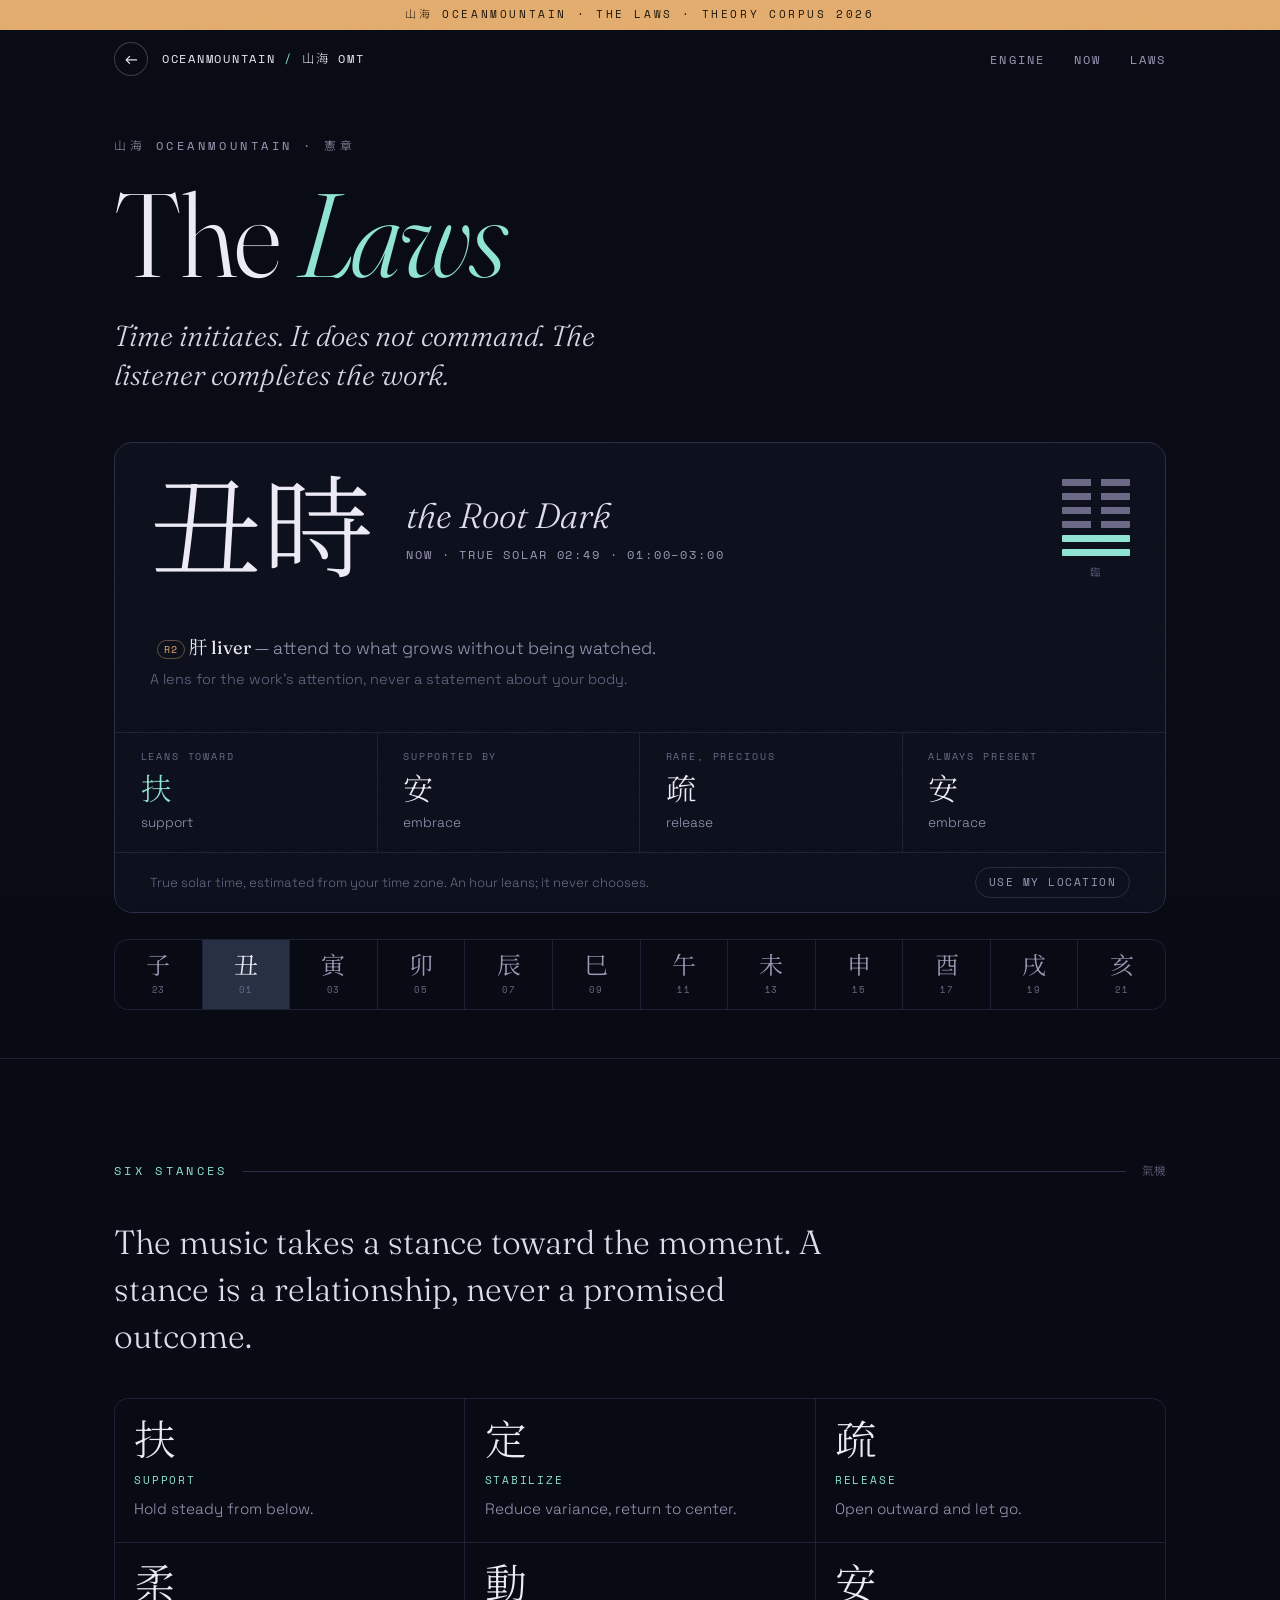
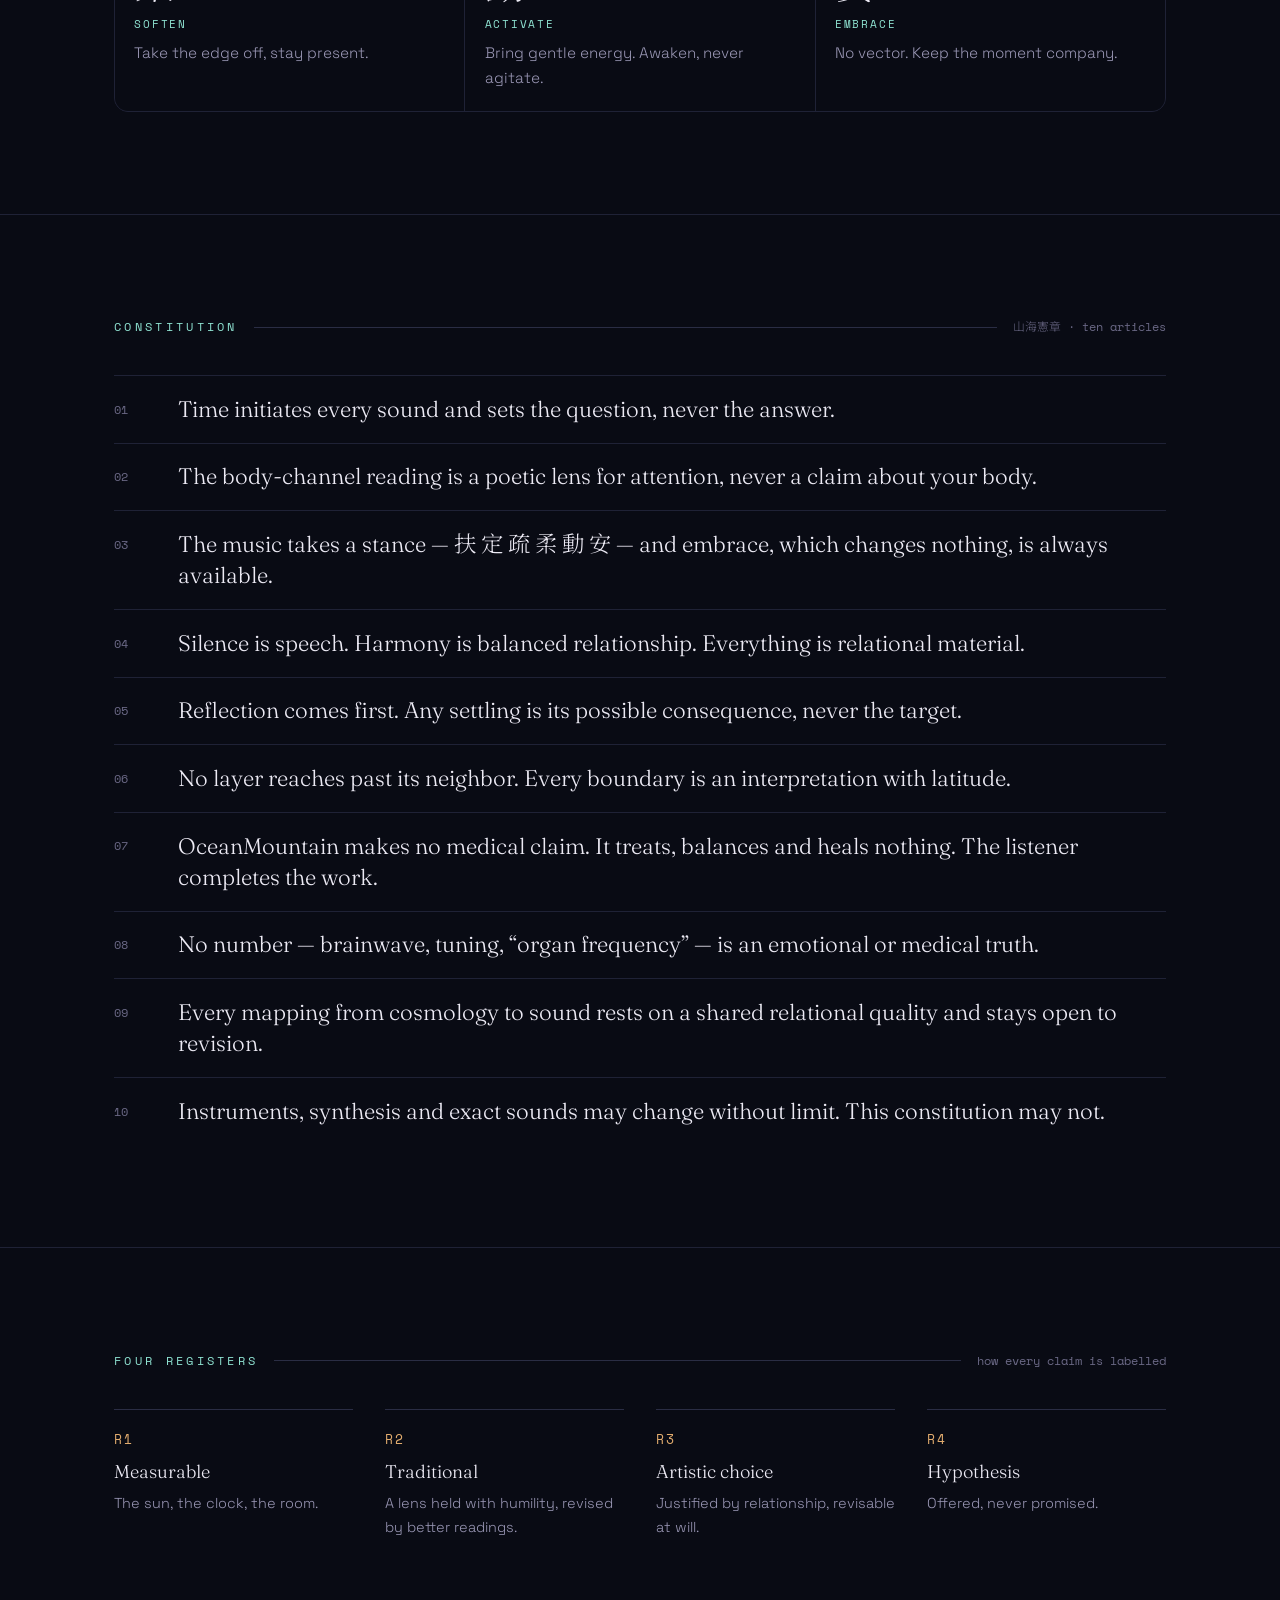
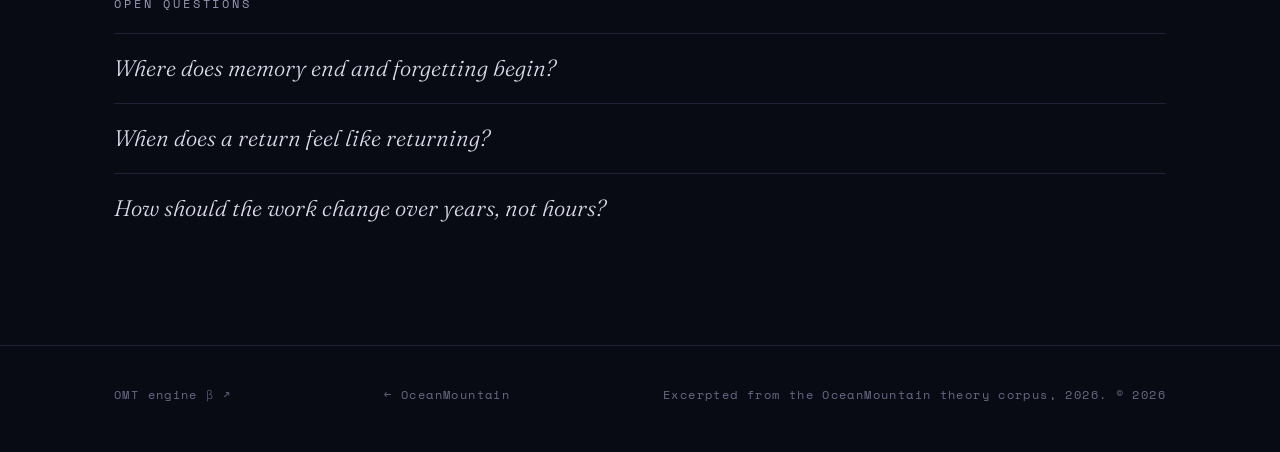
<file: omt/laws/index.html>
<!DOCTYPE html>
<html lang="en">
<head>
<meta charset="UTF-8" />
<meta name="viewport" content="width=device-width, initial-scale=1.0" />
<meta name="color-scheme" content="dark" />
<title>The Laws — 山海 OceanMountain</title>
<meta name="description" content="The governing laws of 山海 OceanMountain, and how the hour leans right now. By Haishan Lai." />
<link rel="icon" href="/favicon.svg" type="image/svg+xml">
<link rel="icon" href="/favicon-32.png" sizes="32x32" type="image/png">
<link rel="apple-touch-icon" href="/apple-touch-icon.png">
<meta name="theme-color" content="#090B14">
<meta property="og:type" content="website">
<meta property="og:site_name" content="Haishan Lai">
<meta property="og:title" content="The Laws — 山海 OceanMountain">
<meta property="og:description" content="Time initiates. It does not command. The listener completes the work.">
<meta property="og:url" content="https://oceanmountainlai.art/omt/laws/">
<meta property="og:image" content="https://oceanmountainlai.art/og-omt.jpg">
<meta property="og:image:width" content="1200">
<meta property="og:image:height" content="630">
<meta name="twitter:card" content="summary_large_image">
<meta name="twitter:image" content="https://oceanmountainlai.art/og-omt.jpg">
<link rel="preconnect" href="https://fonts.googleapis.com" />
<link rel="preconnect" href="https://fonts.gstatic.com" crossorigin />
<link href="https://fonts.googleapis.com/css2?family=Fraunces:ital,opsz,wght@0,9..144,300;0,9..144,400;1,9..144,300&family=Space+Grotesk:wght@300;400;500&family=Space+Mono&family=Noto+Serif+TC:wght@300;400&family=Noto+Sans+TC:wght@300;400&display=swap" rel="stylesheet" />
<style>
  :root{
    --ink:#090B14; --ink-2:#0C0F1C;
    --mist:#ECEAF4; --haze:#9B98B6; --faint:#6A6885;
    --line:#1F2236; --line-2:#2A2D44;
    --lumen:#8FE3D2; --violet:#7C6BB3; --teal:#3FA89C; --amber:#E2AC6E;
    --wrap:1180px; --ease:cubic-bezier(.2,.7,.2,1);
    --serif:"Fraunces","Noto Serif TC",Georgia,serif;
    --sans:"Space Grotesk","Noto Sans TC",system-ui,sans-serif;
    --mono:"Space Mono","Noto Sans TC",ui-monospace,monospace;
  }
  *{box-sizing:border-box;}
  html{scroll-behavior:smooth;}
  body{margin:0;background:var(--ink);color:var(--mist);font-family:var(--sans);font-weight:300;
    font-size:clamp(1rem,1.02rem + .1vw,1.08rem);line-height:1.65;-webkit-font-smoothing:antialiased;overflow-x:hidden;}
  body.lang-zh{font-size:.9rem;letter-spacing:.06em;line-height:1.9;}
  a{color:inherit;text-decoration:none;}
  ::selection{background:rgba(143,227,210,.22);color:#fff;}
  :focus-visible{outline:2px solid var(--lumen);outline-offset:4px;border-radius:2px;}
  body::after{content:"";position:fixed;inset:0;z-index:200;pointer-events:none;opacity:.05;mix-blend-mode:overlay;
    background-image:url("data:image/svg+xml,%3Csvg xmlns='http://www.w3.org/2000/svg' width='220' height='220'%3E%3Cfilter id='n'%3E%3CfeTurbulence type='fractalNoise' baseFrequency='0.82' numOctaves='2' stitchTiles='stitch'/%3E%3C/filter%3E%3Crect width='100%25' height='100%25' filter='url(%23n)'/%3E%3C/svg%3E");}
  .wrap{max-width:var(--wrap);margin-inline:auto;padding-inline:clamp(1rem,5vw,4.5rem);}

  /* BETA BAND — the emphasis */
  .band{position:fixed;top:0;left:0;right:0;z-index:101;background:var(--amber);color:#1d1408;
    font-family:var(--mono);font-size:.68rem;letter-spacing:.24em;text-transform:uppercase;text-align:center;padding:.38rem 1rem;
    white-space:nowrap;overflow:hidden;text-overflow:ellipsis;}
  @media(max-width:520px){.band{font-size:.6rem;letter-spacing:.12em;}}
  body.lang-zh .band{letter-spacing:.3em;}

  /* NAV */
  header.nav{position:fixed;top:1.65rem;left:0;right:0;z-index:100;border-bottom:1px solid transparent;
    transition:background .5s var(--ease),border-color .5s var(--ease);}
  header.nav.scrolled{background:rgba(9,11,20,.78);backdrop-filter:blur(14px);border-bottom-color:var(--line);}
  .nav-row{display:flex;align-items:center;justify-content:space-between;padding-block:1rem;gap:1rem;}
  .brand{font-family:var(--mono);font-size:.78rem;letter-spacing:.14em;text-transform:uppercase;white-space:nowrap;}
  .brand b{color:var(--lumen);font-weight:400;}
  .nav-right{display:flex;align-items:center;gap:1.6rem;}
  .nav-links{display:flex;gap:1.8rem;font-family:var(--mono);font-size:.72rem;letter-spacing:.18em;text-transform:uppercase;color:var(--haze);}
  .nav-links a:hover{color:var(--mist);}
  .nav-links a.nav-omt{color:var(--lumen);} .nav-links a.nav-omt span{font-family:var(--serif);}
  .lang-toggle{font-family:var(--mono);font-size:.72rem;letter-spacing:.1em;color:var(--mist);background:transparent;
    border:1px solid var(--line-2);border-radius:22px;padding:.36rem .82rem;cursor:pointer;line-height:1;}
  .lang-toggle:hover{border-color:var(--lumen);color:var(--lumen);}

  /* HERO + PLAYER */
  .hero{position:relative;padding-top:8.5rem;padding-bottom:3rem;}
  .eyebrow{font-family:var(--mono);font-size:.74rem;letter-spacing:.3em;text-transform:uppercase;color:var(--haze);margin:0 0 1.4rem;}
  .pill{display:inline-flex;align-items:center;gap:.55rem;font-family:var(--mono);font-size:.7rem;letter-spacing:.18em;text-transform:uppercase;
    border:1px solid currentColor;border-radius:22px;padding:.32rem .8rem;line-height:1;white-space:nowrap;}
  .pill::before{content:"";width:.45rem;height:.45rem;border-radius:50%;background:currentColor;}
  .pill.wip{color:var(--amber);} .pill.wip::before{animation:pulse 2.4s var(--ease) infinite;}
  .pill.done{color:var(--lumen);} .pill.next{color:var(--violet);} .pill.off{color:var(--faint);}
  @keyframes pulse{0%,100%{opacity:1}50%{opacity:.25}}
  h1{font-family:var(--serif);font-weight:300;font-size:clamp(3rem,10vw,7.4rem);line-height:.95;letter-spacing:-.02em;margin:1.2rem 0 0;}
  h1 em{font-style:italic;font-weight:300;color:var(--lumen);}
  .thesis{font-family:var(--serif);font-weight:300;font-style:italic;font-size:clamp(1.15rem,1rem + 1.2vw,1.8rem);
    line-height:1.36;color:#D7D4E6;max-width:32ch;margin:1.6rem 0 0;}
  body.lang-zh .thesis{font-style:normal;letter-spacing:.06em;line-height:1.7;}

  .player{position:relative;margin-top:3rem;border:1px solid var(--line-2);border-radius:18px;overflow:hidden;background:var(--ink-2);}
  .stage{position:relative;}
  #horizon{display:block;width:100%;height:clamp(220px,38vh,380px);}
  .play-wrap{position:absolute;inset:0;display:flex;flex-direction:column;align-items:center;justify-content:center;gap:1rem;pointer-events:none;}
  .play{pointer-events:auto;width:5.4rem;height:5.4rem;border-radius:50%;border:1px solid var(--lumen);background:rgba(9,11,20,.45);
    color:var(--lumen);cursor:pointer;display:grid;place-items:center;transition:transform .4s var(--ease),background .4s var(--ease);}
  .play:hover{transform:scale(1.05);background:rgba(143,227,210,.1);}
  .play svg{width:1.6rem;height:1.6rem;}
  .play .i-pause{display:none;} .player.on .play .i-play{display:none;} .player.on .play .i-pause{display:block;}
  .play-label{font-family:var(--mono);font-size:.7rem;letter-spacing:.24em;text-transform:uppercase;color:var(--haze);}
  .player.on .play-wrap{justify-content:flex-end;padding-bottom:1.2rem;}
  .player.on .play{width:3.4rem;height:3.4rem;}
  .player.on .play-label{display:none;}

  .controls{display:grid;grid-template-columns:repeat(3,1fr);gap:1.4rem 2rem;padding:1.4rem clamp(1rem,3vw,2rem);border-top:1px solid var(--line);}
  @media(max-width:640px){.controls{grid-template-columns:1fr;}}
  .ctl label{display:flex;justify-content:space-between;font-family:var(--mono);font-size:.7rem;letter-spacing:.18em;text-transform:uppercase;color:var(--haze);margin-bottom:.55rem;}
  .ctl output{color:var(--mist);letter-spacing:.06em;}
  input[type=range]{-webkit-appearance:none;appearance:none;width:100%;height:2px;background:var(--line-2);border-radius:2px;outline-offset:8px;}
  input[type=range]::-webkit-slider-thumb{-webkit-appearance:none;width:15px;height:15px;border-radius:50%;background:var(--lumen);border:0;cursor:pointer;}
  input[type=range]::-moz-range-thumb{width:15px;height:15px;border-radius:50%;background:var(--lumen);border:0;cursor:pointer;}
  .player-foot{display:flex;flex-wrap:wrap;gap:.6rem 1.6rem;justify-content:space-between;align-items:baseline;
    padding:1rem clamp(1rem,3vw,2rem) 1.2rem;border-top:1px solid var(--line);font-size:.86rem;color:var(--haze);}
  .player-foot .clock{font-family:var(--mono);font-size:.74rem;letter-spacing:.12em;color:var(--mist);}
  .notyet{color:var(--amber);}
  .hint{margin:.9rem 0 0;font-family:var(--mono);font-size:.68rem;letter-spacing:.16em;text-transform:uppercase;color:var(--faint);}

  /* SECTIONS */
  section.block{padding-block:clamp(3.5rem,8vw,6.5rem);border-top:1px solid var(--line);}
  .seclabel{display:flex;align-items:center;gap:1rem;margin-bottom:2.4rem;}
  .seclabel .tag{font-family:var(--mono);font-size:.74rem;letter-spacing:.28em;text-transform:uppercase;color:var(--lumen);white-space:nowrap;}
  .seclabel .rule{height:1px;background:var(--line-2);flex:1;}
  .seclabel .idx{font-family:var(--mono);font-size:.74rem;color:var(--faint);}
  .lead{font-family:var(--serif);font-weight:300;font-size:clamp(1.3rem,1.05rem + 1.3vw,2.1rem);line-height:1.4;color:#DEDBEC;max-width:34ch;margin:0;}
  body.lang-zh .lead{letter-spacing:.05em;line-height:1.75;}
  .body{color:var(--haze);max-width:62ch;margin:1.4rem 0 0;}
  .body strong{color:var(--mist);font-weight:500;}
  h3{font-family:var(--mono);font-weight:400;font-size:.74rem;letter-spacing:.24em;text-transform:uppercase;color:var(--haze);margin:3.4rem 0 1.2rem;}

  .chain{list-style:none;margin:0;padding:0;display:grid;gap:0;counter-reset:c;}
  .chain li{display:grid;grid-template-columns:2.4rem minmax(9rem,14rem) 1fr;gap:.2rem 1.2rem;align-items:baseline;padding:1rem 0;border-top:1px solid var(--line);}
  .chain li::before{counter-increment:c;content:counter(c,decimal-leading-zero);font-family:var(--mono);font-size:.72rem;color:var(--faint);}
  .chain .k{font-family:var(--serif);font-size:1.25rem;color:var(--mist);}
  .chain .v{color:var(--haze);}
  .chain li:last-child .k{color:var(--lumen);}
  @media(max-width:640px){.chain li{grid-template-columns:2rem 1fr;}.chain .v{grid-column:2;}}

  .formula{font-family:var(--mono);font-size:clamp(.8rem,.72rem + .4vw,1rem);line-height:2.1;color:var(--mist);
    border:1px solid var(--line-2);border-radius:14px;padding:1.4rem clamp(1rem,3vw,1.8rem);background:var(--ink-2);overflow-wrap:anywhere;}
  .formula .op{color:var(--lumen);padding-inline:.35em;}
  .formula .res{color:var(--faint);}
  .formula small{display:block;margin-top:.6rem;font-size:.74rem;line-height:1.7;color:var(--haze);}

  .families{display:grid;grid-template-columns:repeat(4,1fr);gap:1px;background:var(--line);border:1px solid var(--line);border-radius:14px;overflow:hidden;}
  @media(max-width:760px){.families{grid-template-columns:repeat(2,1fr);}}
  .families div{background:var(--ink);padding:1.2rem 1.1rem;}
  .families b{display:block;font-family:var(--serif);font-weight:300;font-size:2.4rem;line-height:1;color:var(--mist);}
  .families span{display:block;margin-top:.5rem;font-family:var(--mono);font-size:.7rem;letter-spacing:.14em;text-transform:uppercase;color:var(--haze);}
  .families em{display:block;margin-top:.5rem;font-style:normal;font-size:.9rem;color:var(--faint);letter-spacing:.08em;}

  .laws{list-style:none;margin:0;padding:0;display:grid;grid-template-columns:repeat(auto-fit,minmax(15rem,1fr));gap:1.4rem 2.4rem;}
  .laws li{border-top:1px solid var(--line-2);padding-top:1rem;}
  .laws b{display:block;font-family:var(--serif);font-weight:400;font-size:1.2rem;line-height:1.3;color:var(--mist);}
  .laws span{display:block;margin-top:.45rem;color:var(--haze);font-size:.95rem;}

  .register{margin-top:3rem;border-left:2px solid var(--amber);padding:.4rem 0 .4rem 1.2rem;color:var(--haze);max-width:62ch;font-size:.95rem;}
  .register strong{color:var(--mist);font-weight:500;}

  .ledger{display:flex;flex-direction:column;}
  .ledger .r{display:grid;grid-template-columns:minmax(0,1fr) auto;gap:.4rem 1.6rem;align-items:center;padding:1.15rem 0;border-top:1px solid var(--line);}
  .ledger .r:last-child{border-bottom:1px solid var(--line);}
  .ledger .t{font-family:var(--serif);font-size:clamp(1.05rem,.95rem + .5vw,1.35rem);color:var(--mist);}
  .ledger .t small{display:block;font-family:var(--sans);font-size:.85rem;color:var(--faint);margin-top:.15rem;}
  @media(max-width:520px){.ledger .r{grid-template-columns:1fr;}}

  footer{border-top:1px solid var(--line);padding-block:2.4rem 3rem;font-family:var(--mono);font-size:.72rem;letter-spacing:.12em;color:var(--faint);}
  footer .wrap{display:flex;flex-wrap:wrap;gap:1rem 2rem;justify-content:space-between;}
  footer a:hover{color:var(--lumen);}

  @media (prefers-reduced-motion:reduce){*{animation:none!important;transition:none!important;}html{scroll-behavior:auto;}}
</style><style>
  .now{margin-top:3rem;border:1px solid var(--line-2);border-radius:18px;background:var(--ink-2);overflow:hidden;}
  .now-top{display:grid;grid-template-columns:auto 1fr auto;gap:1.2rem 2rem;align-items:center;padding:clamp(1.2rem,3vw,2.2rem);}
  @media(max-width:640px){.now-top{grid-template-columns:auto 1fr;} .hex{grid-column:1 / -1;justify-self:start;}}
  .glyph{font-family:var(--serif);font-weight:300;font-size:clamp(4.2rem,12vw,7rem);line-height:.9;color:var(--mist);}
  .now-name{font-family:var(--serif);font-weight:300;font-style:italic;font-size:clamp(1.4rem,1.1rem + 1.4vw,2.2rem);color:#DEDBEC;line-height:1.2;}
  .now-time{font-family:var(--mono);font-size:.72rem;letter-spacing:.16em;text-transform:uppercase;color:var(--haze);margin-top:.5rem;}
  .hex{display:flex;flex-direction:column-reverse;gap:7px;width:68px;}
  .hex i{display:block;height:7px;background:var(--lumen);border-radius:1px;}
  .hex i.yin{background:linear-gradient(90deg,var(--faint) 0 42%,transparent 42% 58%,var(--faint) 58%);}
  .hex-cap{font-family:var(--mono);font-size:.66rem;letter-spacing:.14em;color:var(--faint);text-align:center;margin-top:.5rem;}
  .lens{padding:0 clamp(1.2rem,3vw,2.2rem) 1.4rem;color:var(--haze);max-width:64ch;}
  .lens b{color:var(--mist);font-weight:400;font-family:var(--serif);font-size:1.15rem;}
  .leans{display:grid;grid-template-columns:repeat(4,1fr);border-top:1px solid var(--line);}
  @media(max-width:640px){.leans{grid-template-columns:repeat(2,1fr);}}
  .leans div{padding:1rem clamp(1rem,2.4vw,1.6rem);border-right:1px solid var(--line);}
  .leans div:last-child{border-right:0;}
  .leans span{display:block;font-family:var(--mono);font-size:.64rem;letter-spacing:.18em;text-transform:uppercase;color:var(--faint);}
  .leans b{display:block;font-family:var(--serif);font-weight:300;font-size:1.9rem;line-height:1.2;color:var(--mist);margin-top:.3rem;}
  .leans em{font-style:normal;font-size:.85rem;color:var(--haze);}
  .leans .p b{color:var(--lumen);}
  .now-foot{display:flex;flex-wrap:wrap;gap:.6rem 1.4rem;justify-content:space-between;align-items:center;padding:.9rem clamp(1.2rem,3vw,2.2rem);border-top:1px solid var(--line);font-size:.82rem;color:var(--faint);}
  .now-foot button{font-family:var(--mono);font-size:.66rem;letter-spacing:.14em;text-transform:uppercase;color:var(--haze);background:transparent;border:1px solid var(--line-2);border-radius:22px;padding:.4rem .8rem;cursor:pointer;}
  .now-foot button:hover{color:var(--lumen);border-color:var(--lumen);}
  .day{display:grid;grid-template-columns:repeat(12,1fr);gap:1px;background:var(--line);border:1px solid var(--line);border-radius:14px;overflow:hidden;margin-top:1.6rem;}
  @media(max-width:760px){.day{grid-template-columns:repeat(6,1fr);}}
  .day button{background:var(--ink);border:0;color:var(--haze);padding:.9rem .2rem;cursor:pointer;font-family:var(--serif);font-size:1.5rem;line-height:1;transition:background .3s var(--ease),color .3s var(--ease);}
  .day button small{display:block;font-family:var(--mono);font-size:.58rem;letter-spacing:.08em;color:var(--faint);margin-top:.45rem;}
  .day button:hover{color:var(--mist);background:var(--ink-2);}
  .day button.cur{color:var(--lumen);}
  .day button.sel{background:rgba(143,227,210,.08);color:var(--mist);}
  .stances{display:grid;grid-template-columns:repeat(3,1fr);gap:1px;background:var(--line);border:1px solid var(--line);border-radius:14px;overflow:hidden;}
  @media(max-width:760px){.stances{grid-template-columns:repeat(2,1fr);}}
  .stances div{background:var(--ink);padding:1.3rem 1.2rem;}
  .stances b{display:block;font-family:var(--serif);font-weight:300;font-size:2.6rem;line-height:1;color:var(--mist);}
  .stances span{display:block;margin-top:.6rem;font-family:var(--mono);font-size:.7rem;letter-spacing:.16em;text-transform:uppercase;color:var(--lumen);}
  .stances em{display:block;margin-top:.4rem;font-style:normal;color:var(--haze);font-size:.95rem;}
  .articles{list-style:none;margin:0;padding:0;counter-reset:a;}
  .articles li{display:grid;grid-template-columns:3rem 1fr;gap:1rem;padding:1.1rem 0;border-top:1px solid var(--line);}
  .articles li::before{counter-increment:a;content:counter(a,decimal-leading-zero);font-family:var(--mono);font-size:.72rem;color:var(--faint);padding-top:.35rem;}
  .articles b{font-family:var(--serif);font-weight:300;font-size:clamp(1.1rem,1rem + .5vw,1.4rem);color:var(--mist);line-height:1.4;}
  .regs{display:grid;grid-template-columns:repeat(4,1fr);gap:1.4rem 2rem;}
  @media(max-width:760px){.regs{grid-template-columns:repeat(2,1fr);}}
  .regs div{border-top:1px solid var(--line-2);padding-top:.9rem;}
  .regs b{font-family:var(--mono);font-weight:400;font-size:.8rem;letter-spacing:.14em;color:var(--amber);}
  .regs span{display:block;font-family:var(--serif);font-size:1.15rem;color:var(--mist);margin-top:.3rem;}
  .regs em{display:block;font-style:normal;color:var(--haze);font-size:.9rem;margin-top:.3rem;}
  .tag-r{font-family:var(--mono);font-size:.62rem;letter-spacing:.1em;color:var(--amber);border:1px solid rgba(226,172,110,.4);border-radius:10px;padding:.05rem .4rem;margin-left:.4rem;vertical-align:.15em;}
  @media(max-width:600px){.nav-links a[href^="#"]{display:none;}.nav-links{gap:1rem;}}
  .open{list-style:none;margin:0;padding:0;}
  .open li{padding:1rem 0;border-top:1px solid var(--line);font-family:var(--serif);font-weight:300;font-style:italic;font-size:clamp(1.1rem,1rem + .5vw,1.4rem);color:#DEDBEC;}
</style>
</head>
<body>
<div class="band">山海 OceanMountain · The Laws · Theory corpus 2026</div>
<header class="nav" id="nav"><div class="wrap nav-row">
  <span class="knob-row"><a class="omt-knob" href="/#omt" aria-label="Back" title="Back">←</a><a class="brand" href="/">OceanMountain <b>/</b> 山海 OMT</a></span>
  <nav class="nav-right"><div class="nav-links"><a href="/circadian/">Engine</a><a href="#now">Now</a><a href="#laws">Laws</a></div></nav>
</div></header>
<main>
  <section class="hero" id="now">
    <div class="wrap">
      <p class="eyebrow">山海 OceanMountain · 憲章</p>
      <h1>The <em>Laws</em></h1>
      <p class="thesis">Time initiates. It does not command. The listener completes the work.</p>

      <div class="now" aria-live="polite">
        <div class="now-top">
          <div class="glyph" id="nGlyph">—</div>
          <div>
            <div class="now-name" id="nName">—</div>
            <div class="now-time" id="nTime">—</div>
          </div>
          <div><div class="hex" id="nHex" aria-hidden="true"></div><div class="hex-cap" id="nHexCap"></div></div>
        </div>
        <p class="lens"><span class="tag-r">R2</span> <b id="nChan">—</b> — attend to <span id="nLens">—</span>.<br><small style="color:var(--faint)">A lens for the work’s attention, never a statement about your body.</small></p>
        <div class="leans">
          <div class="p"><span>Leans toward</span><b id="nP">—</b><em id="nPe"></em></div>
          <div><span>Supported by</span><b id="nS">—</b><em id="nSe"></em></div>
          <div><span>Rare, precious</span><b id="nR">—</b><em id="nRe"></em></div>
          <div><span>Always present</span><b>安</b><em>embrace</em></div>
        </div>
        <div class="now-foot">
          <span id="nNote">True solar time, estimated from your time zone. An hour leans; it never chooses.</span>
          <button type="button" id="locBtn">Use my location</button>
        </div>
      </div>
      <div class="day" id="day" role="tablist" aria-label="The twelve double-hours"></div>
    </div>
  </section>

  <section class="block" id="stances">
    <div class="wrap">
      <div class="seclabel"><span class="tag">Six stances</span><span class="rule"></span><span class="idx">氣機</span></div>
      <p class="lead">The music takes a stance toward the moment. A stance is a relationship, never a promised outcome.</p>
      <div class="stances" style="margin-top:2.4rem">
        <div><b>扶</b><span>Support</span><em>Hold steady from below.</em></div>
        <div><b>定</b><span>Stabilize</span><em>Reduce variance, return to center.</em></div>
        <div><b>疏</b><span>Release</span><em>Open outward and let go.</em></div>
        <div><b>柔</b><span>Soften</span><em>Take the edge off, stay present.</em></div>
        <div><b>動</b><span>Activate</span><em>Bring gentle energy. Awaken, never agitate.</em></div>
        <div><b>安</b><span>Embrace</span><em>No vector. Keep the moment company.</em></div>
      </div>
    </div>
  </section>

  <section class="block" id="laws">
    <div class="wrap">
      <div class="seclabel"><span class="tag">Constitution</span><span class="rule"></span><span class="idx">山海憲章 · ten articles</span></div>
      <ol class="articles">
        <li><b>Time initiates every sound and sets the question, never the answer.</b></li>
        <li><b>The body-channel reading is a poetic lens for attention, never a claim about your body.</b></li>
        <li><b>The music takes a stance — 扶 定 疏 柔 動 安 — and embrace, which changes nothing, is always available.</b></li>
        <li><b>Silence is speech. Harmony is balanced relationship. Everything is relational material.</b></li>
        <li><b>Reflection comes first. Any settling is its possible consequence, never the target.</b></li>
        <li><b>No layer reaches past its neighbor. Every boundary is an interpretation with latitude.</b></li>
        <li><b>OceanMountain makes no medical claim. It treats, balances and heals nothing. The listener completes the work.</b></li>
        <li><b>No number — brainwave, tuning, “organ frequency” — is an emotional or medical truth.</b></li>
        <li><b>Every mapping from cosmology to sound rests on a shared relational quality and stays open to revision.</b></li>
        <li><b>Instruments, synthesis and exact sounds may change without limit. This constitution may not.</b></li>
      </ol>
    </div>
  </section>

  <section class="block" id="registers">
    <div class="wrap">
      <div class="seclabel"><span class="tag">Four registers</span><span class="rule"></span><span class="idx">how every claim is labelled</span></div>
      <div class="regs">
        <div><b>R1</b><span>Measurable</span><em>The sun, the clock, the room.</em></div>
        <div><b>R2</b><span>Traditional</span><em>A lens held with humility, revised by better readings.</em></div>
        <div><b>R3</b><span>Artistic choice</span><em>Justified by relationship, revisable at will.</em></div>
        <div><b>R4</b><span>Hypothesis</span><em>Offered, never promised.</em></div>
      </div>
      <h3>Open questions</h3>
      <ul class="open">
        <li>Where does memory end and forgetting begin?</li>
        <li>When does a return feel like returning?</li>
        <li>How should the work change over years, not hours?</li>
      </ul>
    </div>
  </section>
</main>
<footer><div class="wrap">
  <a href="/circadian/">OMT engine β ↗</a>
  <a href="/#omt">← OceanMountain</a>
  <span>Excerpted from the OceanMountain theory corpus, 2026. © <span id="yr"></span></span>
</div></footer>
<script>
(function(){
"use strict";
var ST={"扶":"support","定":"stabilize","疏":"release","柔":"soften","動":"activate","安":"embrace"};
var H=[
 ["子","the Hinge",23,"膽 gallbladder",1,"安","定","動","the turning itself — the moment that cannot be forced, only kept company","復"],
 ["丑","the Root Dark",1,"肝 liver",2,"扶","安","疏","what grows without being watched","臨"],
 ["寅","the First Breath",3,"肺 lung",3,"動","扶","安","inhalation before light","泰"],
 ["卯","the Clearing Light",5,"大腸 large intestine",4,"動","疏","定","clearing as a form of arrival","大壯"],
 ["辰","the Intake",7,"胃 stomach",5,"扶","動","疏","receiving as work","夬"],
 ["巳","the Steady Work",9,"脾 spleen",6,"定","柔","動","change so steady it does not look like change","乾"],
 ["午","the Radiant Still Point",11,"心 heart",5,"安","動","疏","radiance that does not grasp","姤"],
 ["未","the Softened Glare",13,"小腸 small intestine",4,"柔","定","動","discernment without force","遯"],
 ["申","the Second Clarity",15,"膀胱 bladder",3,"定","柔","動","clarity that persists","否"],
 ["酉","the Gathering Dusk",17,"腎 kidney",2,"疏","扶","動","the store beneath the letting-go","觀"],
 ["戌","the Hearth",19,"心包 pericardium",1,"柔","安","疏","the tended interior","剝"],
 ["亥","the Dissolving",21,"三焦 triple burner",0,"疏","安","定","boundaries thinning","坤"]];
var lon=null, sel=null, cur=null;
function $(i){return document.getElementById(i);}
function eot(d){var s=Date.UTC(d.getUTCFullYear(),0,0);var n=(d-s)/864e5;var B=2*Math.PI*(n-81)/364;return 9.87*Math.sin(2*B)-7.53*Math.cos(B)-1.5*Math.sin(B);}
function solarMin(d){var L=lon!==null?lon:-d.getTimezoneOffset()/4;var u=d.getUTCHours()*60+d.getUTCMinutes()+d.getUTCSeconds()/60;return ((u+L*4+eot(d))%1440+1440)%1440;}
function idx(m){return Math.floor(((m+60)%1440)/120);}
function hm(m){m=Math.floor(m);return String(Math.floor(m/60)).padStart(2,"0")+":"+String(m%60).padStart(2,"0");}
function hex(i){var h=H[i],n=h[4],rising=i<6||i==0,html="";
  // lines bottom to top: rising phase (子→巳) yang grows from bottom; falling (午→亥) yin grows from bottom
  for(var k=0;k<6;k++){var yang=(i<=5)?(k<n):(k>=6-n);html+='<i class="'+(yang?"":"yin")+'"></i>';}
  $("nHex").innerHTML=html;$("nHexCap").textContent=h[9];}
function show(i,isNow,m){var h=H[i];$("nGlyph").textContent=h[0]+"時";$("nName").textContent=h[1];
  var a=h[2],b=(h[2]+2)%24;$("nTime").textContent=(isNow?"Now · true solar "+hm(m)+" · ":"")+String(a).padStart(2,"0")+":00–"+String(b).padStart(2,"0")+":00";
  $("nChan").textContent=h[3];$("nLens").textContent=h[8];
  $("nP").textContent=h[5];$("nPe").textContent=ST[h[5]];$("nS").textContent=h[6];$("nSe").textContent=ST[h[6]];$("nR").textContent=h[7];$("nRe").textContent=ST[h[7]];
  hex(i);[].forEach.call($("day").children,function(b,k){b.classList.toggle("sel",k===i);b.classList.toggle("cur",k===cur);b.setAttribute("aria-selected",k===i);});}
function tick(){var d=new Date(),m=solarMin(d);cur=idx(m);if(sel===null)show(cur,true,m);else[].forEach.call($("day").children,function(b,k){b.classList.toggle("cur",k===cur);});}
H.forEach(function(h,k){var b=document.createElement("button");b.type="button";b.setAttribute("role","tab");b.innerHTML=h[0]+"<small>"+String(h[2]).padStart(2,"0")+"</small>";
  b.addEventListener("click",function(){if(k===cur){sel=null;tick();}else{sel=k;show(k,false);}});$("day").appendChild(b);});
$("locBtn").addEventListener("click",function(){if(!navigator.geolocation){$("nNote").textContent="Location isn't available in this browser.";return;}
  navigator.geolocation.getCurrentPosition(function(p){lon=p.coords.longitude;$("nNote").textContent="True solar time for your longitude ("+lon.toFixed(1)+"°). Your location stays in your browser.";$("locBtn").hidden=true;sel=null;tick();},
  function(){$("nNote").textContent="Location not shared — using your time zone instead.";});});
var nav=$("nav");function onS(){nav.classList.toggle("scrolled",scrollY>30);}onS();addEventListener("scroll",onS,{passive:true});
$("yr").textContent=new Date().getFullYear();
tick();setInterval(tick,30000);
})();
</script>
<script src="/omt/knob.js"></script>
</body>
</html>
</file>
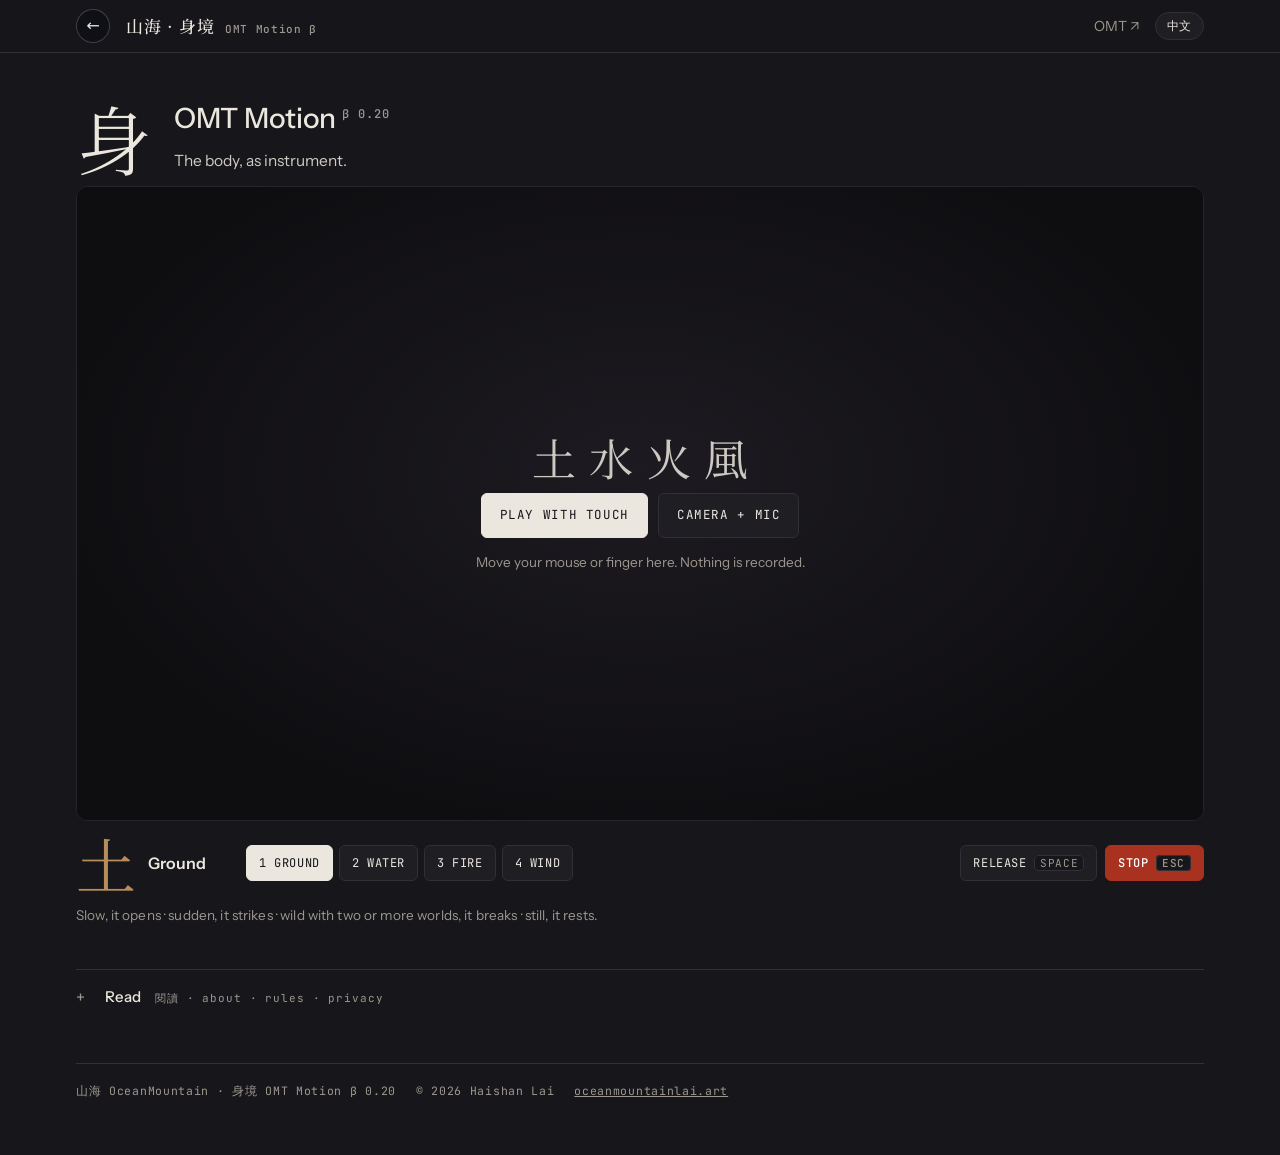
<file: omt/motion/index.html>
<!doctype html>
<html lang="en">
<head>
<meta charset="utf-8">
<meta name="viewport" content="width=device-width,initial-scale=1">
<title>OMT Motion 身境 — the body, as instrument</title>
<meta name="description" content="OMT Motion 山海 · 身境 — a motion synth from OceanMountain. A dancer's body, or your hand, shapes four pure-tone worlds. Beta, by Haishan Lai.">
<link rel="icon" href="/favicon.svg" type="image/svg+xml">
<link rel="apple-touch-icon" href="/apple-touch-icon.png">
<meta property="og:title" content="OMT Motion 山海 · 身境">
<meta property="og:description" content="The body, as instrument. A motion synth for piano and dance. Beta.">
<meta property="og:image" content="https://oceanmountainlai.art/og-omt.jpg">
<meta name="theme-color" content="#17161a">
<link rel="stylesheet" href="https://fonts.googleapis.com/css2?family=Instrument+Sans:wght@400;500;600&family=JetBrains+Mono:wght@400;500&display=swap">
<link rel="stylesheet" href="https://fonts.googleapis.com/css2?family=Noto+Serif+TC:wght@300;500&family=Noto+Sans+TC:wght@400;500&display=swap">
<style>
/* Layout: camera on the left; world, mode and piano memory on the right; mixer and rules below. Dark by choice, for a dim room. */
:root{
  --bg:#17161a;--panel:#1f1e23;--panel-2:#26252b;--line:#322f37;--fg:#ebe7df;--mute:#9d988f;
  --ground:#b78d5b;--water:#739bb2;--fire:#d05b3f;--air:#ddd7c9;
  --f-glyph:"Noto Serif TC","Songti TC","PMingLiU",serif;
  --f-body:"Instrument Sans",system-ui,-apple-system,sans-serif;
  --f-mono:"JetBrains Mono",ui-monospace,Menlo,monospace;
  color-scheme:dark;
}
*{box-sizing:border-box}
html,body{margin:0;background:var(--bg)}
body{color:var(--fg);font-family:var(--f-body);font-size:15px;line-height:1.5}
.wrap{max-width:1160px;margin:0 auto;padding:22px 16px 56px;display:grid;gap:14px}
h1{margin:0;font-size:22px;font-weight:600}
.sub{margin:4px 0 0;color:var(--mute);font-size:14px;max-width:74ch}
.label{font-family:var(--f-mono);font-size:11px;text-transform:uppercase;letter-spacing:.09em;color:var(--mute)}
button,select{font:inherit;color:var(--fg);background:var(--panel);border:1px solid var(--line);border-radius:6px;padding:8px 12px;cursor:pointer;font-family:var(--f-mono);font-size:12px;letter-spacing:.05em}
button{text-transform:uppercase}
button:hover{border-color:#4a4651}
button:focus-visible,input:focus-visible,select:focus-visible{outline:2px solid var(--air);outline-offset:2px}
button[aria-pressed="true"]{background:var(--fg);color:var(--bg);border-color:var(--fg)}
.primary{background:var(--fg);color:var(--bg);border-color:var(--fg)}
.rail{display:flex;flex-wrap:wrap;gap:10px;align-items:center;padding:12px;background:var(--panel);border:1px solid var(--line);border-radius:10px}
.status{margin-left:auto;font-family:var(--f-mono);font-size:12px;color:var(--mute)}
.status b{color:var(--fg);font-weight:500}
.stage{display:grid;grid-template-columns:minmax(0,1.25fr) minmax(0,1fr);gap:12px}
@media (max-width:860px){.stage{grid-template-columns:minmax(0,1fr)}}
.left{display:grid;gap:12px;align-content:start}
.cam{position:relative;border:1px solid var(--line);border-radius:10px;overflow:hidden;background:#0e0d10;aspect-ratio:4/3}
.cam video,.cam canvas{position:absolute;inset:0;width:100%;height:100%;object-fit:cover;transform:scaleX(-1)}
.cam video{opacity:.35;filter:grayscale(1)}
.cam canvas{image-rendering:pixelated}
.cam .empty{position:absolute;inset:0;display:grid;place-items:center;color:var(--mute);font-size:14px;text-align:center;padding:20px}
.cam .flag{position:absolute;left:10px;top:10px;font-family:var(--f-mono);font-size:11px;letter-spacing:.08em;text-transform:uppercase;background:color-mix(in srgb,var(--bg) 70%,transparent);padding:3px 8px;border-radius:4px;color:var(--fg)}
.side{display:grid;gap:12px;align-content:start}
.card{border:1px solid var(--line);border-radius:10px;padding:14px 16px;background:var(--panel)}
.world{display:flex;align-items:center;gap:14px}
.glyph{font-family:var(--f-glyph);font-size:60px;line-height:1;color:var(--c,var(--fg));transition:color 2s}
.wname{font-size:18px;font-weight:600}
.wdesc,.mdesc{font-size:13px;color:var(--mute)}
.btns{display:flex;gap:6px;flex-wrap:wrap;margin-top:10px}
.mdesc{margin-top:8px;min-height:2.6em}
.meters{display:grid;grid-template-columns:repeat(6,minmax(0,1fr));gap:10px 8px}
@media (max-width:520px){.meters{grid-template-columns:repeat(3,minmax(0,1fr))}}
.m{display:grid;gap:4px}
.m .num{font-family:var(--f-mono);font-size:12px;font-variant-numeric:tabular-nums}
.bar{height:6px;background:var(--panel-2);border-radius:3px;overflow:hidden}
.bar i{display:block;height:100%;width:0;background:var(--c,var(--fg))}
.mem{display:flex;gap:6px;flex-wrap:wrap;margin-top:8px;min-height:28px}
.chip{font-family:var(--f-mono);font-size:12px;border:1px solid var(--line);border-radius:999px;padding:3px 10px;background:var(--panel-2)}
.chip.new{border-color:var(--c,var(--air))}
.chip.none{color:var(--mute);border-style:dashed;background:none}
.mix{display:grid;grid-template-columns:repeat(auto-fit,minmax(190px,1fr));gap:12px 16px}
.knob{display:grid;gap:4px}
.knob input{width:100%;accent-color:var(--c,var(--air))}
.knob .row{display:flex;justify-content:space-between;gap:8px}
.knob .num{font-family:var(--f-mono);font-size:12px;color:var(--mute);font-variant-numeric:tabular-nums}
.cols{display:grid;grid-template-columns:repeat(auto-fit,minmax(300px,1fr));gap:10px}
.card h2{margin:0 0 8px;font-size:14px;font-weight:600}
.card ul{margin:0;padding-left:18px;display:grid;gap:5px;font-size:14px;color:#d3cec5}
.keys{display:grid;grid-template-columns:auto 1fr;gap:5px 12px;font-size:13px;color:#d3cec5;align-items:center}
kbd{font-family:var(--f-mono);font-size:11px;border:1px solid var(--line);border-radius:4px;padding:0 5px;color:var(--mute);background:var(--bg)}
.err{color:var(--fire);font-size:13px;margin:0}
.toast{position:fixed;left:50%;bottom:28px;transform:translateX(-50%);background:var(--fg);color:var(--bg);font-family:var(--f-mono);font-size:16px;letter-spacing:.06em;text-transform:uppercase;padding:10px 18px;border-radius:8px;z-index:20;pointer-events:none}
.hand{display:grid;gap:4px;font-family:var(--f-mono);font-size:11px}
.hand .r{display:flex;gap:4px}
.hand .r:nth-child(2){padding-left:14px}.hand .r:nth-child(3){padding-left:22px}.hand .r:nth-child(4){padding-left:34px}
.hand span{flex:0 0 auto;min-width:56px;border:1px solid var(--line);border-radius:5px;padding:4px 6px;background:var(--panel-2);display:grid;line-height:1.25}
.hand span b{font-weight:500;color:var(--fg)}.hand span i{font-style:normal;color:var(--mute);font-size:10px}
.hand span.h{border-color:var(--fire)}
.handwrap{overflow-x:auto}
.cam canvas.skel{image-rendering:auto}
.mixcard{display:grid;gap:14px}
details.adv summary{cursor:pointer;padding:4px 0}
details.adv[open] summary{margin-bottom:12px}
.archead{display:flex;justify-content:space-between;gap:8px;align-items:baseline}
.archl{font-family:var(--f-mono);font-size:12px;color:var(--fg)}
.rungs{display:grid;gap:4px;margin-top:8px}
.rung{display:grid;grid-template-columns:52px 1fr 58px;gap:8px;align-items:center;font-family:var(--f-mono);font-size:11px}
.rung .nm{color:var(--fg)}.rung .hz{color:var(--mute);text-align:right;font-variant-numeric:tabular-nums}
.rung.off{opacity:.3}
.cam .roi{position:absolute;border:1.5px dashed var(--fg);border-radius:4px;pointer-events:none}
.cam .ring{position:absolute;border:2px solid var(--c,var(--fg));border-radius:50%;transform:translate(-50%,-50%);pointer-events:none;transition:left .12s linear,top .12s linear}
.cam .ring.lost{border-style:dashed;opacity:.5}
.cam.drawing{cursor:crosshair;outline:2px solid var(--air);outline-offset:-2px}
button.stop{background:#a8321f;border-color:#a8321f;color:#fff;font-weight:500}
button.stop[aria-pressed="true"]{background:var(--fg);color:var(--bg);border-color:var(--fg)}
.cam .flag.red{background:#a8321f;color:#fff;font-size:14px;padding:6px 12px}
#roomInfo b{color:var(--fg);font-weight:500;font-family:var(--f-mono)}
.midi{display:grid;gap:10px}
.midihead{display:flex;flex-wrap:wrap;gap:6px 14px;align-items:baseline}
.mstat{font-size:13px;color:var(--mute)}
.midirow{display:flex;flex-wrap:wrap;gap:8px;align-items:center}
.midirow select{max-width:220px}
.mlast{font-family:var(--f-mono);font-size:12px;color:var(--mute);margin-left:auto}
.learn button{padding:5px 8px;font-size:11px;text-transform:none}
/* ---- site shell ---- */
body{font-family:var(--f-body),"Noto Sans TC",sans-serif}
.site{position:sticky;top:0;z-index:15;background:color-mix(in srgb,var(--bg) 88%,transparent);backdrop-filter:blur(10px);border-bottom:1px solid var(--line)}
.site .in{max-width:1160px;margin:0 auto;padding:0 16px;min-height:52px;display:flex;align-items:center;gap:16px;flex-wrap:wrap}
.brand{display:flex;align-items:baseline;gap:10px;color:var(--fg);text-decoration:none;font-family:var(--f-glyph);font-size:17px;font-weight:500;letter-spacing:.06em}
.brand span{font-family:var(--f-mono);font-size:11px;letter-spacing:.06em;color:var(--mute)}
.site nav{margin-left:auto;display:flex;gap:16px;align-items:center}
.site nav a{color:var(--mute);text-decoration:none;font-size:14px}
.site nav a:hover{color:var(--fg)}
.lang{padding:4px 11px;border-radius:999px;text-transform:none}
.band{font-family:var(--f-mono);font-size:11.5px;letter-spacing:.06em;color:var(--bg);background:var(--ground);padding:6px 0}
.band .in{max-width:1160px;margin:0 auto;padding:0 16px}
.intro{display:grid;grid-template-columns:auto 1fr;gap:6px 22px;align-items:end;padding-top:14px}
.intro .han{grid-row:1 / span 2;font-family:var(--f-glyph);font-weight:300;font-size:clamp(64px,9vw,112px);line-height:.9;color:var(--fg)}
.intro h1{font-size:clamp(22px,2.4vw,28px);font-weight:500;letter-spacing:-.01em}
.intro h1 i{font-style:normal;font-family:var(--f-mono);font-size:12px;letter-spacing:.08em;color:var(--mute);vertical-align:super;margin-left:6px}
.intro .sub{font-size:15.5px;color:#cfcac1}
@media (max-width:560px){.intro{gap:2px 14px;padding-top:14px}.intro .han{font-size:46px}.under .ctl{margin-left:0}}
.gate{position:absolute;inset:0;z-index:4;display:grid;place-items:center;align-content:center;gap:14px;padding:22px;text-align:center;background:radial-gradient(ellipse at 50% 45%,#1d1b21 0,#0e0d10 75%)}
.gate .row{display:flex;flex-wrap:wrap;gap:10px;justify-content:center}
.gate button{padding:12px 18px;font-size:12.5px}
.gate p{margin:0;max-width:40ch;color:var(--mute);font-size:13.5px}
.gate .g{font-family:var(--f-glyph);font-size:44px;line-height:1;letter-spacing:.3em;color:var(--fg);opacity:.85;padding-left:.3em}
.cam.touch{touch-action:none;cursor:crosshair}
/* ---- the piece: ink layer ---- */
.piece .cam{background:radial-gradient(ellipse at 50% 55%,#131217 0,#0b0a0d 70%,#08070a 100%);border-color:#28262d}
.piece .cam video{opacity:.14;filter:grayscale(1) contrast(1.15)}
.piece .cam #ov{opacity:0}
.piece .cam canvas.skel{opacity:.22}
.cam canvas.ink{image-rendering:auto;transition:opacity 2.5s ease}
.cam.dim canvas.ink,.cam.dim .glow{opacity:.1!important;transition:opacity .08s linear}
.glow{position:absolute;left:0;top:0;width:10px;height:10px;border-radius:50%;pointer-events:none;opacity:0;
  background:radial-gradient(circle,rgb(var(--gc,221 215 201) / .55) 0,rgb(var(--gc,221 215 201) / .16) 38%,transparent 70%);will-change:transform,opacity}
.inkgl{position:absolute;right:14px;bottom:10px;font-family:var(--f-glyph);font-weight:300;font-size:clamp(15px,1.5vw,19px);letter-spacing:.35em;color:var(--fg);opacity:0;transition:opacity 2s;pointer-events:none}
.bell{position:absolute;width:40px;height:40px;margin:-20px 0 0 -20px;border-radius:50%;border:1px solid rgb(var(--bc) / .85);pointer-events:none;animation:bell 2.6s cubic-bezier(.16,.7,.3,1) forwards}
@keyframes bell{from{transform:scale(.4);opacity:.9}to{transform:scale(var(--bs,9));opacity:0}}
@media (prefers-reduced-motion:reduce){.bell{animation-duration:4s}@keyframes bell{from{transform:scale(2);opacity:.5}to{transform:scale(4);opacity:0}}}
.gate[hidden],.hint[hidden],.fs[hidden]{display:none}
.cam .fs{position:absolute;right:10px;top:10px;z-index:6;width:36px;height:36px;padding:0;display:grid;place-items:center;font-size:17px;line-height:1;border-radius:999px;
  background:color-mix(in srgb,var(--bg) 55%,transparent);border-color:color-mix(in srgb,var(--line) 70%,transparent);color:var(--mute);text-transform:none;opacity:.7}
.cam .fs:hover{opacity:1;color:var(--fg)}
body.full{overflow:hidden}
body.full .piece .cam{position:fixed;inset:0;z-index:40;aspect-ratio:auto;border-radius:0;border:0}
body.full .site{visibility:hidden}
.cam .fs[hidden]{display:none}
body.full .under{position:fixed;left:12px;right:12px;bottom:max(12px,env(safe-area-inset-bottom));z-index:41;padding:8px 10px;border-radius:12px;
  background:color-mix(in srgb,var(--bg) 70%,transparent);backdrop-filter:blur(8px);gap:8px}
body.full .under .world{display:none}
body.full .under .btns button,body.full .under .ctl button{padding:7px 9px;font-size:11px}
body.full .cam .hint{bottom:86px}
body.full .cam .inkgl{bottom:84px}
#play,#about,#rig{scroll-margin-top:64px}
@media (max-width:560px){.site nav a[href="#play"]{display:none}.brand span{display:none}}
.cam .hint{position:absolute;left:50%;bottom:12px;transform:translateX(-50%);font-family:var(--f-mono);font-size:11px;letter-spacing:.08em;text-transform:uppercase;color:var(--mute);pointer-events:none;transition:opacity 1.5s}
.sys{display:none!important}
.intro{padding-top:22px}
.intro .han{font-size:clamp(52px,6vw,76px)}
.piece{display:grid;gap:12px}
.piece .cam{aspect-ratio:16/9;border-radius:12px}
@media (max-width:620px){.piece .cam{aspect-ratio:4/5}}
.under{display:flex;flex-wrap:wrap;gap:12px 20px;align-items:center}
.under .world{gap:12px;min-width:150px}
.under .glyph{font-size:42px}
.under .wname{font-size:16px}
.under .wdesc{display:none}
.under .btns{margin:0}
.under .ctl{margin-left:auto;display:flex;gap:8px}
.how{margin:0;color:var(--mute);font-size:13.5px;letter-spacing:.01em}
details.read{margin-top:30px;border-top:1px solid var(--line)}
details.read>summary{cursor:pointer;list-style:none;padding:16px 0;display:flex;gap:14px;align-items:baseline}
details.read>summary::-webkit-details-marker{display:none}
details.read>summary::before{content:"+";font-family:var(--f-mono);color:var(--mute);width:1em}
details.read[open]>summary::before{content:"−"}
details.read>summary span{font-size:15px;font-weight:500}
details.read>summary i{font-style:normal;font-family:var(--f-mono);font-size:11px;letter-spacing:.08em;color:var(--mute)}
details.read .about{margin-top:6px}
details.rig{border:1px solid var(--line);border-radius:10px;background:color-mix(in srgb,var(--panel) 55%,transparent)}
details.rig>summary{cursor:pointer;padding:14px 16px;display:flex;gap:12px;align-items:baseline;list-style:none}
details.rig>summary::-webkit-details-marker{display:none}
details.rig>summary::before{content:"+";font-family:var(--f-mono);color:var(--mute);width:1em}
details.rig[open]>summary::before{content:"−"}
details.rig>summary b{font-weight:600;font-size:14px}
details.rig>summary span{color:var(--mute);font-size:13px}
.rigbody{display:grid;gap:12px;padding:0 12px 12px}
.about{margin-top:40px;display:grid;gap:34px;max-width:920px}
.about h2{font-size:12px;font-family:var(--f-mono);font-weight:500;letter-spacing:.12em;text-transform:uppercase;color:var(--mute);margin:0 0 12px;display:flex;gap:12px;align-items:center}
.about h2::after{content:"";flex:1;height:1px;background:var(--line)}
.about p{margin:0 0 12px;font-size:16px;line-height:1.65;color:#d8d3ca;max-width:68ch}
.about p.lead{font-size:clamp(18px,1.9vw,21px);line-height:1.5;color:var(--fg)}
.about ul{margin:0;padding-left:18px;display:grid;gap:7px;font-size:15px;color:#d3cec5;max-width:68ch}
.about b{color:var(--fg);font-weight:600}
.reg{width:100%;border-collapse:collapse;font-size:14.5px}
.reg th,.reg td{text-align:left;vertical-align:top;padding:11px 12px 11px 0;border-top:1px solid var(--line)}
.reg th{font-weight:500;white-space:nowrap;padding-right:20px;color:var(--fg)}
.reg th small{display:block;font-family:var(--f-mono);font-size:10.5px;letter-spacing:.08em;text-transform:uppercase;color:var(--mute);font-weight:400;margin-top:2px}
.reg td{color:#d3cec5}
@media (max-width:620px){.reg th,.reg td{display:block;padding-right:0}.reg td{border-top:0;padding-top:0}}
.worlds4{display:grid;grid-template-columns:repeat(auto-fit,minmax(190px,1fr));gap:10px}
.worlds4 div{border:1px solid var(--line);border-radius:10px;padding:14px;background:var(--panel)}
.worlds4 .gl{font-family:var(--f-glyph);font-size:34px;line-height:1;color:var(--c)}
.worlds4 b{display:block;margin-top:8px}
.worlds4 span{font-size:13.5px;color:var(--mute)}
.foot{margin-top:24px;padding-top:18px;border-top:1px solid var(--line);display:flex;flex-wrap:wrap;gap:8px 20px;font-family:var(--f-mono);font-size:11.5px;letter-spacing:.06em;color:var(--mute)}
.foot a{color:var(--mute)}
body.zh .about p,body.zh .about ul,body.zh .intro .sub{letter-spacing:.03em}
</style>
</head>
<body>
<header class="site"><div class="in">
  <a class="omt-knob" href="/#omt" aria-label="Back" title="Back">←</a><a class="brand" href="/#omt">山海 · 身境 <span>OMT Motion β</span></a>
  <nav><a href="/#omt" data-t="nav_omt">OMT ↗</a><button class="lang" id="langBtn" type="button">中文</button></nav>
</div></header>
<div class="wrap">
  <section class="intro">
    <div class="han" aria-hidden="true">身</div>
    <h1>OMT Motion<i>β 0.20</i></h1>
    <p class="sub" data-t="intro">The body, as instrument.</p>
  </section>
  <p class="err" id="err" hidden></p>
  <div class="toast" id="toast" role="status" hidden></div>

  <section class="piece" id="play">
      <div class="cam" id="cam">
      <video id="vid" playsinline muted></video>
      <canvas id="ov"></canvas>
      <div class="glow" id="glow" aria-hidden="true"></div>
      <canvas id="ink" class="ink" aria-hidden="true"></canvas>
      <span class="inkgl" id="inkGl" aria-hidden="true"></span>
      <div class="empty" id="camEmpty"></div>
      <div class="gate" id="gate">
        <div class="g" aria-hidden="true">土水火風</div>
        <div class="row"><button id="startTilt" class="primary" data-t="g_tilt" hidden>Move the phone</button><button id="startTouch" class="primary" data-t="g_touch">Play with touch</button><button id="start" data-t="g_cam">Camera + mic</button></div>
        <p data-t="g_note">Move your mouse or finger here. Nothing is recorded.</p>
      </div>
      <span class="hint" id="hint" hidden></span>
      <button class="fs" id="fsBtn" type="button" aria-label="Full screen" title="Full screen" hidden>⤢</button>
      <span class="flag" id="flag" hidden></span>
      <div class="roi" id="roiBox" hidden></div><div class="ring" id="ring" hidden></div>
    </div>
    <div class="under">
      <div class="world"><span class="glyph" id="wGlyph">土</span><div><div class="wname" id="wName">Ground</div><div class="wdesc" id="wDesc"></div></div></div>
      <div class="btns" id="wBtns"></div>
      <div class="ctl"><button id="relBtn" title="A long musical let-go">Release <kbd>Space</kbd></button><button id="stopBtn" class="stop">Stop <kbd>Esc</kbd></button></div>
    </div>
    <p class="how" data-t="how">Slow, it opens · sudden, it strikes · wild with two or more worlds, it breaks · still, it rests.</p>
  </section>

  <details class="read" id="about">
    <summary><span data-t="read">Read</span><i>閱讀 · about · rules · privacy</i></summary>
    <div class="about">
    <div>
      <h2 data-t="a_h1">About</h2>
      <p class="lead" data-t="a_lead">OMT Motion is the third part of OceanMountain. The Engine (聲境) plays the hour; the Site (殿境) lets weather play a building; Motion (身境) lets a body play the room.</p>
      <p data-t="a_p1">A camera reads how much she moves, how fast, how high, where, and how still. Those readings never play notes directly. They push a few slow forces (energy, brightness, density, chaos, stillness), and the instrument decides what to say: when to open, when to strike, when to storm, when to rest. That gap between the body and the sound is the point: it is meant to answer like a partner, not follow like a shadow.</p>
    </div>
    <div>
      <h2 data-t="a_h3">Four worlds</h2>
      <div class="worlds4">
        <div style="--c:var(--ground)"><span class="gl">土</span><b data-t="w1">Ground</b><span data-t="w1d">Low harmonics, slow, close to the fundamental.</span></div>
        <div style="--c:var(--water)"><span class="gl">水</span><b data-t="w2">Water</b><span data-t="w2d">Middle partials that drift and beat against each other.</span></div>
        <div style="--c:var(--fire)"><span class="gl">火</span><b data-t="w3">Fire</b><span data-t="w3d">The 7th, 11th and 13th: bright, unstable, quick to strike.</span></div>
        <div style="--c:var(--air)"><span class="gl">風</span><b data-t="w4">Wind</b><span data-t="w4d">High, thin, always moving; the air above the others.</span></div>
      </div>
      <p style="margin-top:14px" data-t="a_w">All four are drawn from one harmonic series on A, or from the resonances of your own room if you measure it in the Rig. The four are a design choice, not the Five Phases (五行).</p>
    </div>
    <div>
      <h2 data-t="a_h4">Four registers</h2>
      <p data-t="a_rp">OceanMountain keeps every claim in one of four registers, so that what is measured is never confused with what is chosen or hoped.</p>
      <table class="reg">
        <tr><th data-t="r1">Measured<small>可量測</small></th><td data-t="r1d">Motion, speed, height, position and stillness from the camera; pitch and attacks from the microphone; room resonances from a ten-second test sweep.</td></tr>
        <tr><th data-t="r2">Traditional-symbolic<small>傳統象徵</small></th><td data-t="r2d">None claimed. The glyphs 土 水 火 風 are names for the worlds, not a cosmological mapping.</td></tr>
        <tr><th data-t="r3">Design choice<small>藝術設計</small></th><td data-t="r3d">The four worlds and their harmonic ladders; the breath pace (about six a minute); the rule modes; how chaos is earned, spent and gated by layering.</td></tr>
        <tr><th data-t="r4">Hypothesis<small>實驗假設</small></th><td data-t="r4d">That the quality of movement (flow, time, weight, space), read from a flat image, can shape musical form, not only loudness. Untested.</td></tr>
      </table>
      <p style="margin-top:14px" data-t="a_nc">No health or therapeutic claims are made. The breath pace is a musical decision.</p>
    </div>
    <div>
      <h2 data-t="a_h5">Privacy</h2>
      <p data-t="a_pv">Camera and microphone are processed inside your browser. Nothing is recorded or sent anywhere. A stage area and room tuning, if you set them, are saved only in this browser. Pose tracking, when you turn it on, downloads its model from Google's servers.</p>
    </div>
    <div>
      <h2 data-t="a_h6">Status</h2>
      <p data-t="a_st">Beta 0.20, made in November 2026 for a live piano and contemporary dance improvisation in Mexico City. Next: a shared generator with the Engine, and a sound engine in Max/RNBO. Touch mode is the gentlest start; camera mode is the real instrument.</p>
    </div>
    </div>
  </details>
  <footer class="foot"><span>山海 OceanMountain · 身境 OMT Motion β 0.20</span><span>© 2026 Haishan Lai</span><a href="/">oceanmountainlai.art</a></footer>

  <!-- system and rules: kept for the code, shown only in the Mac rehearsal version -->
  <div class="sys" hidden>
    <select id="pset"><option value="ladder">Harmonic</option><option value="black">Black keys (pentatonic)</option><option value="white">White keys</option><option value="room">Room modes only</option></select>
    <span id="status"></span><p id="roomInfo" hidden></p>
      <div class="card meters">
        <div class="m"><span class="label">Motion</span><span class="bar"><i id="mMot"></i></span><span class="num" id="nMot">0</span></div>
        <div class="m"><span class="label">Height</span><span class="bar"><i id="mHi"></i></span><span class="num" id="nHi">0</span></div>
        <div class="m"><span class="label">Position</span><span class="bar"><i id="mPan"></i></span><span class="num" id="nPan">C</span></div>
        <div class="m"><span class="label">Still</span><span class="bar"><i id="mSt"></i></span><span class="num" id="nSt">0.0 s</span></div>
        <div class="m"><span class="label">Piano</span><span class="bar"><i id="mPno"></i></span><span class="num" id="nPno">0</span></div>
        <div class="m"><span class="label">Arc</span><span class="bar"><i id="mArc" style="background:var(--air)"></i></span><span class="num" id="nArc">0</span></div>
        <div class="m"><span class="label">Flow</span><span class="bar"><i id="mFlo"></i></span><span class="num" id="nFlo">free</span></div>
        <div class="m"><span class="label">Time</span><span class="bar"><i id="mSud"></i></span><span class="num" id="nSud">sustained</span></div>
        <div class="m"><span class="label">Space</span><span class="bar"><i id="mDir"></i></span><span class="num" id="nDir">indirect</span></div>
        <div class="m"><span class="label">Weight</span><span class="bar"><i id="mWgt"></i></span><span class="num" id="nWgt">light</span></div>
        <div class="m"><span class="label">Storm</span><span class="bar"><i id="mStm" style="background:var(--fire)"></i></span><span class="num" id="nStm">0</span></div>
      </div>
      <div class="card">
        <div class="archead"><span class="label">Harmony</span><span class="archl" id="archl">Arc 0 · up to 5th</span></div>
        <div class="rungs" id="rungs"></div>
      </div>
      <div class="card">
        <span class="label">Rule mode</span>
        <div class="btns" id="mBtns"></div>
        <div class="mdesc" id="mDesc"></div>
      </div>
      <div class="card">
        <span class="label">Piano memory</span>
        <div class="mem" id="mem"><span class="chip none">Play a few notes</span></div>
        <div class="btns">
          <button id="freeze" aria-pressed="false">Freeze <kbd>Q</kbd></button>
          <button id="strikeBtn">Strike <kbd>W</kbd></button>
          <button id="clear">Clear <kbd>E</kbd></button>
          <button id="lock" aria-pressed="false">Lock phrase <kbd>F</kbd></button>
          <button id="follow" aria-pressed="false">Follow: notes <kbd>H</kbd></button>
          <button id="snap" aria-pressed="false">Snap to A <kbd>T</kbd></button>
        </div>
      </div>
      <div class="card mixcard">
    <div class="mix" id="mix"></div>
    <details class="adv"><summary class="label">More controls</summary><div class="mix" id="mixAdv"></div></details>
  </div>

  <details class="rig" id="rig">
    <summary><b>Rig</b><span data-t="rig">Performance setup: camera, pose, stage area, tuning, MIDI, pedals, hand map</span></summary>
    <div class="rigbody">
      <div class="rail">
        <button id="camBtn">Use camera + mic</button>
        <button id="auto" aria-pressed="false">Stillness advances world <kbd>A</kbd></button>
        <button id="cal">Calibrate room</button>
        <button id="poseBtn" aria-pressed="false">Pose tracking</button>
        <button id="roiBtn" aria-pressed="false">Stage area</button>
        <button id="roiClr">Clear area</button>
        <button id="trackBtn" aria-pressed="false">Lock dancer <kbd>L</kbd></button>
        <label class="label" for="trR">Lock size</label><input id="trR" type="range" min="8" max="30" step="1" value="16" style="width:80px">
        <button id="autoR" aria-pressed="true" title="Scale motion to her own range, at any distance">Auto range</button>
        <label class="label" for="camSel">Camera</label><select id="camSel"><option value="">Default</option></select>
        <label class="label" for="tune">Tuning</label>
        <select id="tune"><option value="440">A 440 Hz</option><option value="432">A 432 Hz</option><option value="442">A 442 Hz</option><option value="room" id="tuneRoom" disabled>Room (measured)</option></select>
        <button id="roomBtn">Tune to room</button>
      </div>
  <div class="card midi">
        <div class="midihead">
          <span class="label">MIDI bridge</span><button id="midiBtn">Connect MIDI</button>
          <span class="mstat" id="midiStat">Off. Press Connect to use a controller, the phone remote, or Ableton.</span>
        </div>
        <div class="midirow">
          <label class="label" for="midiIn">In</label><select id="midiIn"><option value="">No input</option></select>
          <label class="label" for="midiOut">Out</label><select id="midiOut"><option value="">No output</option></select>
          <button id="mBody" aria-pressed="false">Body plays notes <kbd>G</kbd></button>
          <button id="mEcho" aria-pressed="true">Echo piano notes</button>
          <button id="mCC" aria-pressed="true">Send motion CCs</button>
          <span class="mlast" id="mLast"></span>
        </div>
        <div class="midirow learn" id="learn"><span class="label">Map in Ableton: press one at a time</span></div>
      </div>

  <div class="cols">
        <div class="card">
          <h2>Her body</h2>
          <ul>
            <li><b>Moving</b> opens the upper partials of the world and makes your remembered notes ring.</li>
            <li><b>Reaching up or going to the floor</b> tilts the bed and lifts or drops the remembered notes an octave.</li>
            <li><b>Left or right</b> moves the image across the speaker.</li>
            <li><b>A sudden change</b> strikes one pure tone from the world or from your notes. It is a single bell, never a burst.</li>
            <li><b>Wild motion</b> past the Storm threshold brings in the Storm: noise tuned to the active worlds, FM grit and stutter. It leaves about a second after she calms.</li>
            <li><b>Holding still</b> lets the room tail swell. With advance on, 8 seconds moves to the next world. If several worlds are layered, it drops the oldest one instead; Wind stays.</li>
          </ul>
        </div>
        <div class="card">
          <h2>Your piano</h2>
          <ul>
            <li>Each clear attack is heard and added to the memory, up to six notes. The oldest drops out.</li>
            <li>The memory layer only holds piano sound. When you stop, it keeps your last phrase, not the room.</li>
            <li><b>Answer</b> mode steps back while you play and comes forward when you rest.</li>
            <li><b>Snap to A series</b> pulls remembered notes to the nearest harmonic of A, so they sit inside the bed instead of against it.</li>
          </ul>
        </div>
        <div class="card">
          <h2>Left hand map</h2>
          <div class="handwrap"><div class="hand">
            <div class="r"><span class="h" style="border-color:#a8321f;background:#a8321f"><b style="color:#fff">Esc</b><i style="color:#fff">STOP</i></span><span><b>`</b><i>Reset</i></span><span><b>1</b><i>Ground</i></span><span><b>2</b><i>Water</i></span><span><b>3</b><i>Fire</i></span><span><b>4</b><i>Wind</i></span><span><b>5</b><i>Edge −</i></span><span><b>6</b><i>Edge +</i></span></div>
            <div class="r"><span><b>Tab</b><i>Next world</i></span><span><b>Q</b><i>Freeze</i></span><span><b>W</b><i>Strike</i></span><span><b>E</b><i>Clear notes</i></span><span class="h"><b>R</b><i>Storm hold</i></span><span><b>T</b><i>Snap A</i></span></div>
            <div class="r"><span><b>A</b><i>Advance</i></span><span class="h"><b>S</b><i>Swell hold</i></span><span class="h"><b>D</b><i>Hush hold</i></span><span><b>F</b><i>Lock phrase</i></span><span><b>G</b><i>Body notes</i></span><span><b>H</b><i>Notes/partials</i></span></div>
            <div class="r"><span><b>P</b><i>Pose on/off</i></span><span><b>L</b><i>Lock person</i></span></div>
            <div class="r"><span class="h"><b>B</b><i>Build arc</i></span><span><b>Z</b><i>Mirror</i></span><span><b>X</b><i>Contrast</i></span><span><b>C</b><i>Answer</i></span><span><b>V</b><i>Duet</i></span></div>
          </div></div>
          <p class="sub" style="margin-top:10px"><b>Foot pedal or page turner:</b> left pedal (← or Page Up) = Hush while held, right pedal (→ or Page Down) = next world. ↑ = Swell while held, ↓ = Strike. Red keys act only while held. 1–4 layer a world on or off; Shift+number plays it alone; Shift+Tab steps back. Space releases the piece (a long musical let-go); Esc is the hard stop. Each press shows a large confirmation at the bottom of the screen.</p>
        </div>
      </div>
    </div>
  </details>

  </div>
</div>

<script>
const WORLDS=[
  {id:'ground',glyph:'土',name:'Ground',desc:'Low ladder on A1: root, octave, fifth, then third, 7th, 9th, 11th, 13th as the arc rises.',h:[1,2,3,4,6,5,7,9,11,13],beat:.08,strike:[4,6,8],cool:2.2,sMul:2,sGate:.12},
  {id:'water', glyph:'水',name:'Water', desc:'Middle ladder: thirds and ninths arrive early, then the 7th and 11th.',h:[2,3,4,6,5,10,9,7,14,11],beat:.22,strike:[10,12,15,18],cool:1.5,sMul:4,sGate:.2},
  {id:'fire',  glyph:'火',name:'Fire',  desc:'Tense ladder: the 7th comes straight after the fifth, then 9th, 11th, 13th and beyond.',h:[4,6,7,9,11,13,14,15,17,19],beat:.5,strike:[14,18,22,26],cool:.8,sMul:3,sGate:.45},
  {id:'air',   glyph:'風',name:'Wind',   desc:'High ladder on A5: octave and fifth, then third, 7th, 9th, 11th, 13th as threads.',h:[16,24,32,40,28,36,44,52],beat:.12,strike:[32,48],cool:3,sMul:1,sGate:.15}
];
WORLDS.forEach(w=>w.w=w.h.map((_,i)=>1/(1+.16*i)));
const RUNG={1:'root',3:'5th',5:'3rd',7:'7th',9:'9th',11:'11th',13:'13th',15:'maj 7',17:'♭9',19:'♭3'};
function rungName(h){let o=h;while(o%2===0)o/=2;return RUNG[o]||('×'+h)}
const MODES=[
  {id:'mirror',name:'Mirror',key:'Z',desc:'The sound follows her. More motion, more sound. The default.'},
  {id:'contrast',name:'Contrast',key:'X',desc:'The sound pushes against her. Her stillness blooms; her motion thins it to a thread.'},
  {id:'answer',name:'Answer',key:'C',desc:'The sound listens to you. It steps back while you play and fills the rests, shaped by her motion.'},
  {id:'duet',name:'Duet',key:'V',desc:'The bed holds still. Her motion plays only your remembered notes, like hands over open strings.'}
];
const LAYERS=[
  {id:'bed',name:'Tone bed',v:.55,c:'--ground'},
  {id:'mem',name:'Piano memory',v:.6,c:'--water'},
  {id:'edge',name:'Edge (weirdness)',v:.4,c:'--fire'},
  {id:'space',name:'Space',v:.7,c:'--air'},
  {id:'line',name:'Line (melody)',v:.45,c:'--water'},
  {id:'breath',name:'Breath',v:.4,c:'--air'},
  {id:'floor',name:'Level when still',v:.3,c:'--mute'},
  {id:'depth',name:'Motion depth',v:.55,c:'--fire'},
  {id:'arc',name:'Arc time',v:.35,c:'--air',fmt:v=>Math.round(20+v*280)+' s'},
  {id:'brate',name:'Breath rate',v:.25,c:'--air',fmt:v=>(4+v*8).toFixed(1)+' /min',adv:1},
  {id:'pulse',name:'Pulse',v:.32,c:'--fire',fmt:v=>Math.round(40+v*100)+' bpm',adv:1},
  {id:'root',name:'A root (55 Hz)',v:.15,c:'--ground',adv:1},
  {id:'strike',name:'Strikes',v:.45,c:'--fire',adv:1},
  {id:'wild',name:'Wild voice',v:.5,c:'--fire',adv:1},
  {id:'storm',name:'Storm',v:.5,c:'--fire',adv:1},
  {id:'stormAt',name:'Storm threshold',v:.55,c:'--fire',adv:1},
  {id:'recall',name:'Recall',v:.5,c:'--water',adv:1},
  {id:'release',name:'Release time',v:.45,c:'--air',fmt:v=>Math.round(4+v*26)+' s',adv:1},
  {id:'settle',name:'Settle time',v:.6,c:'--air',fmt:v=>(1+v*4).toFixed(1)+' s',adv:1},
  {id:'sens',name:'Camera sensitivity',v:.5,c:'--fg',adv:1},
  {id:'gate',name:'Piano listen threshold',v:.4,c:'--water',adv:1}
];
const NOTE=['C','C♯','D','D♯','E','F','F♯','G','G♯','A','A♯','B'];
const S={w:0,mode:'mirror',auto:false,running:false,lv:{},still:0,base:0,mot:0,hi:.5,pan:0,calN:0,calSum:0,calibrating:false,fade:false,freeze:false,snap:false,A4:440,
  pno:0,rmsSm:0,pose:false,pset:'ladder',bph:0,breathV:.5,breathD:0,mRaw1:0,stIdx:0,state:'calm',cand:'calm',candT:0,prevActive:'calm',lastPeak:-99,fam:{},hab:1,budget:1,rel:0,relAmt:1,pxRaw:0,vx:0,wildAmp:0,spoke:false,lastMark:-9,st:{bed:1,glitch:1,strike:1,wild:0,comb:1,line:1},stillIn:false,sh:0,lastJit:0,ten:0,ceil:2,build:false,mPrev:0,jerk:0,bound:0,sud:0,dir:0,wgt:0,path:[],roi:null,track:false,tx:40,ty:30,trR:16,lost:0,area:0,drawing:false,peak:0,autoRange:true,memMode:'notes',lastPart:0,spread:0,tuning:'a',room:null,roomW:null,measuring:false,stopped:false,lastOnset:-9,mem:[],lastStrike:0,peakM:0,swell:false,hush:false,lock:false,swellAmt:0,hushAmt:0,on:[true,false,false,false],order:[0],fast:0,storm:0,stormOut:0,stormHold:false};
const activeIdx=()=>S.on.map((v,i)=>v?i:-1).filter(i=>i>=0);
LAYERS.forEach(l=>S.lv[l.id]=l.v);
const $=id=>document.getElementById(id);
const fmt=l=>l.fmt?l.fmt(S.lv[l.id]):Math.round(S.lv[l.id]*100);
const pickOne=a=>a[Math.random()*a.length|0];
const beat=()=>60/(40+S.lv.pulse*100);
/* Note sets: what the machine may say as notes (strikes, wild voice, body notes, storm, memory ring). The bed stays on its ladder or the room. */
const PSET={black:[1,3,6,8,10],white:[0,2,4,5,7,9,11]};
function qz(f){
  if(!f||S.pset==='ladder')return f;
  if(S.pset==='room'){if(!S.room)return f;let best=f,bd=9;S.room.forEach(r=>{let x=r;while(x<f/1.414)x*=2;while(x>f*1.414)x/=2;const d=Math.abs(Math.log2(x/f));if(d<bd){bd=d;best=x}});return best}
  const set=PSET[S.pset],m=69+12*Math.log2(f/S.A4);let best=m,bd=99;
  for(let o=Math.floor(m)-6;o<=Math.floor(m)+6;o++){const pc=((o%12)+12)%12;if(set.includes(pc)&&Math.abs(o-m)<bd){bd=Math.abs(o-m);best=o}}
  return S.A4*Math.pow(2,(best-69)/12);
}
const SH_RATIOS=[7/4,11/8,13/8,9/8,15/8,17/16,4/3,3/2,11/16,13/16,7/8];
const MOD_CALM=[1,1.5,2,2.5,1.75],MOD_WILD=[1.414,2.76,3.33,2.75,3.25];
const clamp=(v,a=0,b=1)=>Math.max(a,Math.min(b,v));
const smooth=(a,b,x)=>{const t=clamp((x-a)/(b-a));return t*t*(3-2*t)};

/* ---- UI ---- */
WORLDS.forEach((w,i)=>{const b=document.createElement('button');b.textContent=`${i+1} ${w.name}`;b.title='Click to layer, Shift‑click to play alone';b.addEventListener('click',e=>e.shiftKey?setWorld(i):toggleWorld(i));$('wBtns').appendChild(b)});
MODES.forEach(m=>{const b=document.createElement('button');b.id='mode-'+m.id;b.innerHTML=`${m.name} <kbd>${m.key}</kbd>`;b.addEventListener('click',()=>setMode(m.id));$('mBtns').appendChild(b)});
LAYERS.forEach(l=>{const d=document.createElement('div');d.className='knob';d.style.setProperty('--c',`var(${l.c})`);
  d.innerHTML=`<div class="row"><label class="label" for="k-${l.id}">${l.name}</label><span class="num" id="kv-${l.id}">${fmt(l)}</span></div><input id="k-${l.id}" type="range" min="0" max="1" step="0.01" value="${l.v}">`;
  d.querySelector('input').addEventListener('input',e=>{S.lv[l.id]=+e.target.value;$('kv-'+l.id).textContent=fmt(l);applyLevels()});
  $(l.adv?'mixAdv':'mix').appendChild(d)});

/* ---- Audio graph ---- */
let dynLP,pre,glitch,ringOsc,ringDepth,ringMix,combs=[],combIn,combOut,selfG,lastComb=0,stopG,ctx,master,bus,bedBus,verbG,dryG,rootV,rootG,banks=[],memGrain,memIn,memRes=[],memG,strikeG,an,fd,td,micSrc,useSP=false;
const G=v=>{const g=ctx.createGain();g.gain.value=v;return g};
const biq=(t,f,q=.7)=>{const b=ctx.createBiquadFilter();b.type=t;b.frequency.value=f;b.Q.value=q;return b};
function impulse(sec,dec){const sr=ctx.sampleRate,n=sr*sec|0,b=ctx.createBuffer(2,n,sr);for(let c=0;c<2;c++){const d=b.getChannelData(c);let lp=0;for(let i=0;i<n;i++){const x=Math.random()*2-1;lp+=(x-lp)*(.5-.42*i/n);d[i]=lp*Math.pow(1-i/n,dec)}}return b}

/* Granular memory: writes only while the piano is sounding (gate) and not frozen, so it keeps your last phrase. */
const GRAIN_SRC=`class Grain extends AudioWorkletProcessor{
static get parameterDescriptors(){return[{name:'density',defaultValue:3},{name:'size',defaultValue:.5},{name:'spread',defaultValue:.6},{name:'gate',defaultValue:.01},{name:'freeze',defaultValue:0}]}
constructor(){super();this.N=sampleRate*8|0;this.b=new Float32Array(this.N);this.w=0;this.g=[];this.env=0;this.filled=0}
process(ins,outs,p){const inp=ins[0]&&ins[0][0];const L=outs[0][0],R=outs[0][1]||L;const n=L.length,N=this.N,b=this.b;const den=p.density[0],sz=p.size[0],sp=p.spread[0],gt=p.gate[0],fr=p.freeze[0]>.5;
for(let k=0;k<n;k++){const x=inp?inp[k]:0;const ax=Math.abs(x);this.env=ax>this.env?ax:this.env*.99985;
 if(!fr&&this.env>gt){b[this.w]=x;this.w=(this.w+1)%N;if(this.filled<N)this.filled++}
 if(this.filled>sampleRate*.3&&Math.random()<den/sampleRate&&this.g.length<24){const len=Math.max(400,sz*sampleRate*(.7+Math.random()*.6));const span=Math.min(this.filled,sampleRate*sp*6);const back=len*1.1+Math.random()*Math.max(0,span-len);this.g.push({pos:(this.w-back+N*4)%N,len,t:0,pan:Math.random()})}
 let l=0,r=0;for(let j=this.g.length-1;j>=0;j--){const q=this.g[j];const env=.5-.5*Math.cos(2*Math.PI*q.t/q.len);const s=b[(q.pos|0)%N]*env;l+=s*(1-q.pan);r+=s*q.pan;q.pos++;if(q.pos>=N)q.pos-=N;q.t++;if(q.t>=q.len)this.g.splice(j,1)}
 const norm=1/Math.sqrt(Math.max(1,this.g.length*.5));L[k]=l*norm;R[k]=r*norm}
return true}}registerProcessor('grain',Grain);`;
function makeGrain(){
  if(!useSP)return new AudioWorkletNode(ctx,'grain',{numberOfInputs:1,numberOfOutputs:1,outputChannelCount:[2]});
  const sp=ctx.createScriptProcessor(1024,1,2);const P={density:3,size:.5,spread:.6,gate:.01,freeze:0};const prm={};
  for(const k in P)prm[k]={get value(){return P[k]},set value(v){P[k]=v},setTargetAtTime(v){P[k]=v}};sp.parameters={get:k=>prm[k]};
  const sr=ctx.sampleRate,N=sr*8|0,b=new Float32Array(N),g=[];let w=0,env=0,filled=0;
  sp.onaudioprocess=e=>{const inp=e.inputBuffer.getChannelData(0),L=e.outputBuffer.getChannelData(0),R=e.outputBuffer.getChannelData(1);const fr=P.freeze>.5;
    for(let k=0;k<L.length;k++){const x=inp[k],ax=Math.abs(x);env=ax>env?ax:env*.99985;
      if(!fr&&env>P.gate){b[w]=x;w=(w+1)%N;if(filled<N)filled++}
      if(filled>sr*.3&&Math.random()<P.density/sr&&g.length<24){const len=Math.max(400,P.size*sr*(.7+Math.random()*.6));const span=Math.min(filled,sr*P.spread*6);g.push({pos:(w-len*1.1-Math.random()*Math.max(0,span-len)+N*4)%N,len,t:0,pan:Math.random()})}
      let l=0,r=0;for(let j=g.length-1;j>=0;j--){const q=g[j];const en=.5-.5*Math.cos(2*Math.PI*q.t/q.len);const s=b[(q.pos|0)%N]*en;l+=s*(1-q.pan);r+=s*q.pan;q.pos++;if(q.pos>=N)q.pos-=N;q.t++;if(q.t>=q.len)g.splice(j,1)}
      const norm=1/Math.sqrt(Math.max(1,g.length*.5));L[k]=l*norm;R[k]=r*norm}};
  return sp;
}


/* Glitch on the audio thread: a 3 s memory of the whole output. Events start on the pulse grid (sample-exact),
   gaps fade in and out over a few ms so a break sounds like a cut in the music, never like a dropout. */
const GLITCH_SRC=`class Glitch extends AudioWorkletProcessor{
  constructor(){super();const N=sampleRate*3|0;this.N=N;this.B=[new Float32Array(N),new Float32Array(N)];this.w=0;
    this.g={mode:'',pos:0,start:0,len:1,rate:1,left:0,total:1,ramp:0,hold:1,bits:16,hc:0,h0:0,h1:0};this.q=[];
    this.port.onmessage=e=>{const m=e.data;if(m.k==='s'){this.g.hold=Math.max(1,m.h|0);this.g.bits=m.b}else this.q.push(m)}}
  start(m){const g=this.g,sr=sampleRate,N=this.N,o=m.o||{};g.mode=m.type;g.pos=0;g.rate=o.rate||1;
    if(m.type==='tape'){g.len=Math.round((o.dur||.5)*sr);g.start=(this.w-256+N)%N;g.ramp=1/g.len;g.left=g.len}
    else if(m.type==='drop'){g.left=Math.max(64,Math.round((o.dur||.08)*sr));g.len=1}
    else{g.len=Math.max(256,Math.round((o.len||.12)*sr));g.start=(this.w-g.len+N*4)%N;g.left=Math.round(g.len*(o.reps||4)/Math.abs(g.rate))}
    g.total=g.left}
  process(ins,outs){const i=ins[0],o=outs[0],n=o[0].length;const iL=i&&i[0]?i[0]:null,iR=i&&i[1]?i[1]:iL;const oL=o[0],oR=o[1]||o[0];
    const g=this.g,B=this.B,N=this.N,q=g.bits<15.5?Math.pow(2,Math.max(2,g.bits)-1):0,F=Math.round(sampleRate*.004);
    let due=-1;if(this.q.length){const at=this.q[0].at||0;due=Math.max(0,Math.round((at-currentTime)*sampleRate));if(due>=n)due=-1}
    for(let k=0;k<n;k++){
      if(k===due){this.start(this.q.shift());due=-1}
      const xl=iL?iL[k]:0,xr=iR?iR[k]:0;B[0][this.w]=xl;B[1][this.w]=xr;this.w=(this.w+1)%N;let l=xl,r=xr;
      if(g.left>0){const done=g.total-g.left,edge=Math.min(1,done/F,g.left/F);
        if(g.mode==='drop'){const keep=1-edge*.94;l*=keep;r*=keep}
        else{const ph=g.pos%g.len,rd=g.mode==='rev'?g.len-1-ph:ph,idx=(g.start+(rd|0))%N,env=Math.min(1,ph/96,(g.len-ph)/96);
          const wl=B[0][idx]*env,wr=B[1][idx]*env;l=xl+(wl-xl)*edge;r=xr+(wr-xr)*edge;
          if(g.mode==='tape'){g.rate=Math.max(0,g.rate-g.ramp);g.pos+=g.rate}else g.pos+=Math.abs(g.rate)}
        g.left--}
      if(g.hold>1){if(g.hc++%g.hold===0){g.h0=l;g.h1=r}l=g.h0;r=g.h1}
      if(q){l=Math.round(l*q)/q;r=Math.round(r*q)/q}
      oL[k]=l;oR[k]=r}
    return true}}
registerProcessor('glitch',Glitch);`;
function glitchDur(type,o={}){return type==='tape'?(o.dur||.5):type==='drop'?(o.dur||.08):(o.len||.12)*(o.reps||4)/Math.abs(o.rate||1)}
/* Fallback (file:// only): the same glitch on the main thread. Events repeat, reverse, tape-stop or drop it; crush holds samples and cuts bits. */
function makeGlitch(){
  if(!useSP){const nd=new AudioWorkletNode(ctx,'glitch',{numberOfInputs:1,numberOfOutputs:1,outputChannelCount:[2],channelCount:2,channelCountMode:'explicit'});
    let until=0,lh=-1,lb=-1;
    nd.trigger=(type,o={},at)=>{const t0=Math.max(ctx.currentTime,at||0);until=t0+glitchDur(type,o);nd.port.postMessage({type,o,at:t0})};
    nd.set=(h,b)=>{h=Math.max(1,Math.round(h));b=Math.round(b*4)/4;if(h!==lh||b!==lb){lh=h;lb=b;nd.port.postMessage({k:'s',h,b})}};
    nd.busy=()=>ctx.currentTime<until;return nd}
  const sp=ctx.createScriptProcessor(1024,2,2),sr=ctx.sampleRate,N=sr*3|0,B=[new Float32Array(N),new Float32Array(N)];let w=0;
  const g={mode:'',pos:0,start:0,len:1,rate:1,left:0,ramp:0,hold:1,bits:16,hc:0,h0:0,h1:0};
  sp.trigger=(type,o={})=>{g.mode=type;g.pos=0;g.rate=o.rate||1;
    if(type==='tape'){g.len=Math.round((o.dur||.5)*sr);g.start=(w-256+N)%N;g.ramp=1/g.len;g.left=g.len}
    else if(type==='drop'){g.left=Math.round((o.dur||.08)*sr);g.len=1}
    else{g.len=Math.max(256,Math.round((o.len||.12)*sr));g.start=(w-g.len+N*4)%N;g.left=Math.round(g.len*(o.reps||4)/Math.abs(g.rate))}};
  sp.set=(h,b)=>{g.hold=Math.max(1,h|0);g.bits=b};
  sp.busy=()=>g.left>0;
  sp.onaudioprocess=e=>{const iL=e.inputBuffer.getChannelData(0),iR=e.inputBuffer.getChannelData(1),oL=e.outputBuffer.getChannelData(0),oR=e.outputBuffer.getChannelData(1);
    const q=g.bits<15.5?Math.pow(2,Math.max(2,g.bits)-1):0;
    for(let k=0;k<iL.length;k++){B[0][w]=iL[k];B[1][w]=iR[k];w=(w+1)%N;let l=iL[k],r=iR[k];
      if(g.left>0){
        if(g.mode==='drop'){l=0;r=0}
        else{const ph=g.pos%g.len,rd=g.mode==='rev'?g.len-1-ph:ph,idx=(g.start+(rd|0))%N,env=Math.min(1,ph/96,(g.len-ph)/96);
          l=B[0][idx]*env;r=B[1][idx]*env;if(g.mode==='tape'){g.rate=Math.max(0,g.rate-g.ramp);g.pos+=g.rate}else g.pos+=Math.abs(g.rate)}
        g.left--}
      if(g.hold>1){if(g.hc++%g.hold===0){g.h0=l;g.h1=r}l=g.h0;r=g.h1}
      if(q){l=Math.round(l*q)/q;r=Math.round(r*q)/q}
      oL[k]=l;oR[k]=r}};
  return sp;
}
/* Edge: how far the body is allowed to break the sound. Qualities decide how it breaks. */
function weird(dt){
  if(!glitch)return;const E=clamp(S.lv.edge+(poseOn()?(P.handL-.5)*.4:0)),t=ctx.currentTime,h=(1-S.hushAmt)*(S.fade?0:1)*(S.rel?S.relAmt*S.relAmt:1);
  /* Shatter: with two or more worlds and wild motion, the ladder breaks into an inharmonic cloud, then heals when she calms. */
  const nW=S.on.filter(Boolean).length,shT=nW<2?0:clamp((S.storm*.7+S.bound*.3+S.sud*.3)*(.6+.4*(nW-1))*(.4+E*1.2))*h*(.3+.7*S.budget);
  S.sh+=(shT-S.sh)*(1-Math.exp(-dt/(shT>S.sh?.25:2)));
  if(S.sh>.15&&t-S.lastJit>beat()*(S.sh>.5?.25:.5)){S.lastJit=t;banks.forEach(b=>b.parts.forEach((p,i)=>{if(i>0)p.jit=pickOne(SH_RATIOS)}));
    ringOsc.frequency.setValueAtTime(60+Math.random()*1800*S.sh,t)}
  glitch.set(1+Math.round((E*(S.storm*14+S.bound*6)+S.sh*10)*h),16-(E*(S.storm*10+S.bound*5)+S.sh*5)*h);
  const rate=E*E*(1.4*S.sud+.9*S.bound+.7*S.storm+.15*S.ten)*h*(1+3*S.sh)*S.st.glitch*(S.mot>=.035?S.hab:1);// events per second
  if(!glitch.busy()&&Math.random()<rate*dt){
    // the grid gets finer as she gives more: beats, then eighths, then sixteenths
    const bt=beat(),bd=S.body||0,q=bt*(bd>.75?.25:bd>.4?.5:1),at=Math.ceil((t+.03)/q)*q;
    if(bd>.55&&Math.random()<.5){const len=q*(bd>.85&&Math.random()<.5?.5:1);glitch.trigger('rep',{len,reps:Math.max(2,Math.round(bt/len)),rate:1},at)}   // a roll that fills the beat
    else if(S.sud>.35&&Math.random()<.5)glitch.trigger(Math.random()<.5?'rev':'tape',{len:bt*pickOne([1/4,1/2,1]),dur:bt*pickOne([1/2,1]),reps:1},at);
    else if(S.sud>.5&&Math.random()<.3)glitch.trigger('drop',{dur:q*.5},at);                                     // an off-beat breath, never a hole
    else glitch.trigger('rep',{len:bt*pickOne([1/16,1/8,1/8,1/4,3/16,1/2]),reps:2+(Math.random()*6|0),rate:Math.random()<E*.6?pickOne([.5,2,1.5,.75]):1},at);
  }
  // ring mod: depth from the arc, carrier from the newest open rung, lower for strong weight
  const b=banks[S.w],top=b?b.parts[Math.max(0,Math.min(b.parts.length-1,Math.floor(S.ceil-.001)))]:null,fc=(top&&top.f)||220;
  if(S.sh<.15)ringOsc.frequency.setTargetAtTime(fc*1.414*(S.wgt>.5?.5:1)*(1+S.bound*.03*Math.sin(t*7)),t,.4);
  const rd=Math.min(1,E*(.2+.8*S.ten)+S.sh*.6)*h;ringDepth.gain.setTargetAtTime(rd,t,.3);ringMix.gain.setTargetAtTime(rd*.9,t,.3);
  // combs: the room sings at the open rungs (or room modes); feedback rises with the arc
  if(t-lastComb>.5&&b){lastComb=t;const fr=roomOn()?S.room.slice():b.parts.filter(p=>(p.avail||0)>.5&&p.f).map(p=>p.f);
    combs.forEach((c,i)=>{let f=fr.length?fr[(fr.length-1-i+fr.length*4)%fr.length]:110*(i+1);while(f<70)f*=2;while(f>1400)f/=2;c.d.delayTime.setTargetAtTime(1/(f*(1+(i%2?1:-1)*S.sh*.08*(i+1))),t,.25)})}
  const fbv=Math.min(.95,.45+E*(.3+.2*S.ten+.1*S.dir)+(S.state==='aftermath'?.12:0));combs.forEach(c=>c.fb.gain.setTargetAtTime(fbv,t,.3));
  const bd=S.body||0;combIn.gain.setTargetAtTime(E*.5*h*(.2+.8*bd),t,bd>.3?.15:.8);combOut.gain.setTargetAtTime(E*(.25+.5*S.ten)*h*S.st.comb*(.35+.65*bd),t,bd>.3?.2:1);
  // eat itself when the piano rests
  selfG.gain.setTargetAtTime(E>.25&&t-S.lastOnset>4?E*3*clamp(bd*1.4):0,t,bd>.3?.3:.8);
}
async function initAudio(){
  try{if(navigator.audioSession)navigator.audioSession.type='playback'}catch(_){}   // iPhone: play even with the silent switch on
  ctx=new AudioContext({latencyHint:'playback'});
  try{await ctx.audioWorklet.addModule(URL.createObjectURL(new Blob([GRAIN_SRC,'\n',GLITCH_SRC],{type:'application/javascript'})))}catch(e){useSP=true}
  master=G(.85);const hp=biq('highpass',40);const comp=ctx.createDynamicsCompressor();comp.threshold.value=-9;comp.ratio.value=3;comp.attack.value=.05;comp.release.value=1;
  stopG=G(0);stopG.gain.setTargetAtTime(1,ctx.currentTime+.05,1.1);glitch=makeGlitch();dynLP=biq('lowpass',4000,.5);
  const lim=ctx.createDynamicsCompressor();lim.threshold.value=-3;lim.knee.value=0;lim.ratio.value=20;lim.attack.value=.002;lim.release.value=.12;   // safety ceiling for earbuds
  master.connect(dynLP).connect(glitch).connect(hp).connect(comp).connect(lim).connect(stopG).connect(ctx.destination);
  bus=G(1);dryG=G(.6);bus.connect(dryG).connect(master);
  pre=ctx.createDelay(1);pre.delayTime.value=.09;const verb=ctx.createConvolver();verb.buffer=impulse(12,2);const damp=biq('lowpass',4200);verbG=G(.8);
  bus.connect(pre).connect(verb).connect(damp).connect(verbG).connect(master);

  // bed bus with a slow stereo chorus, so pure sines feel alive in the room
  bedBus=G(1);const chIn=G(1),chOut=G(.5);bedBus.connect(bus);bedBus.connect(chIn);
  [-1,1].forEach((side,i)=>{const d=ctx.createDelay(.1);d.delayTime.value=.022+i*.009;const lfo=ctx.createOscillator(),lg=G(.004);lfo.frequency.value=.07+i*.04;lfo.connect(lg).connect(d.delayTime);lfo.start();const p=ctx.createStereoPanner();p.pan.value=side*.8;chIn.connect(d).connect(p).connect(chOut)});
  chOut.connect(bus);
  // Ring modulation of the bed: inharmonic, metallic sidebands
  ringOsc=ctx.createOscillator();ringOsc.frequency.value=150;ringOsc.start();ringDepth=G(0);
  const ringVCA=G(0);ringOsc.connect(ringDepth).connect(ringVCA.gain);bedBus.connect(ringVCA);ringMix=G(0);ringVCA.connect(ringMix).connect(bus);
  // The room sings: four tuned feedback combs fed by everything the machine plays (never by the raw mic)
  combIn=G(0);combOut=G(0);bus.connect(combIn);
  for(let i=0;i<4;i++){const d=ctx.createDelay(.1),fb=G(.5),lp=biq('lowpass',3500),sh=ctx.createWaveShaper();
    const c=new Float32Array(1024);for(let k=0;k<1024;k++){const x=k/512-1;c[k]=Math.tanh(x*1.5)}sh.curve=c;
    d.delayTime.value=.004+i*.003;combIn.connect(d);d.connect(lp).connect(sh).connect(fb).connect(d);const pn=ctx.createStereoPanner();pn.pan.value=i/3*1.6-.8;d.connect(pn).connect(combOut);combs.push({d,fb})}
  combOut.connect(master);
  // Eat itself: with Edge up and the piano resting, the machine granulates its own bed
  selfG=G(0);

  rootG=G(0);rootV=[0,1].map(i=>{const o=ctx.createOscillator();o.connect(rootG);o.start();return o});rootG.connect(bus);

  WORLDS.forEach(w=>{const out=G(0);out.connect(bedBus);const parts=w.h.map((h,i)=>{
      const pan=ctx.createStereoPanner(),g=G(0);const spread=(i%2?1:-1)*(.15+i*.1);pan.pan.value=spread;
      const o1=ctx.createOscillator(),o2=ctx.createOscillator();o1.connect(g);o2.connect(g);g.connect(pan).connect(out);o1.start();o2.start();
      return {h,o1,o2,g,pan,spread,lvl:0}});
    banks.push({out,parts})});

  // piano memory: mic -> gated granular buffer -> six resonators tuned to your notes
  memIn=G(1);memGrain=makeGrain();memG=G(0);memIn.connect(memGrain);bedBus.connect(selfG).connect(memIn);
  const memDirect=G(.12);memGrain.connect(biq('lowpass',2400)).connect(memDirect).connect(memG);
  for(let i=0;i<6;i++){const f=biq('bandpass',440,45),g=G(0);memGrain.connect(f).connect(g).connect(memG);memRes.push({f,g,midi:null,on:0})}
  memG.connect(bus);

  strikeG=G(1);strikeG.connect(bus);buildStorm();buildWild();buildLine();
  recall=makeRecall();recG=G(0);bus.connect(recall);recall.connect(recG);recG.connect(master);recG.connect(pre);
  an=ctx.createAnalyser();an.fftSize=8192;an.smoothingTimeConstant=0;fd=new Float32Array(an.frequencyBinCount);td=new Float32Array(an.fftSize);
  setTuning(S.A4);setWorld(S.w,true);applyLevels();
}
/* Tuning: either the harmonic series of A, or frequencies measured from the room itself. */
const roomOn=()=>S.tuning==='room'&&S.roomW;
function partFreq(wi,pi){return roomOn()?S.roomW[wi][pi]:S.A4/8*WORLDS[wi].h[pi]}
function rootFreq(){if(!roomOn())return S.A4/8;let f=S.roomW[0][0];while(f>110)f/=2;return f}
function setTuning(a4){if(a4)S.A4=a4;if(!ctx){applyWorlds(true);return}const t=ctx.currentTime,rf=rootFreq();
  rootV.forEach((o,i)=>o.frequency.setTargetAtTime(rf+(i?.07:0),t,1.2));
  banks.forEach((b,wi)=>b.parts.forEach((p,pi)=>{const f=partFreq(wi,pi),bt=WORLDS[wi].beat*(.6+Math.random()*.8);p.f=f;p.bt=bt;p.o1.frequency.setTargetAtTime(f,t,1.2);p.o2.frequency.setTargetAtTime(f+bt,t,1.2)}));
  retuneMem();applyWorlds(true)}

/* Room tuning: a quiet 10 s sine sweep through the speaker; the mic hears where the room (with this speaker and mic) rings.
   Peaks above the octave-smoothed response become the partials of the four worlds. */
function buildRoomWorlds(pk){
  const pick=(lo,hi,n)=>{let c=pk.filter(f=>f>=lo&&f<hi);
    pk.map(f=>{let x=f;while(x<lo)x*=2;while(x>=hi)x/=2;return x}).filter(x=>x>=lo&&x<hi).forEach(x=>{if(c.length<n*2&&!c.some(y=>Math.abs(Math.log2(y/x))<.06))c.push(x)});
    c.sort((a,b)=>a-b);
    if(c.length>n){const o=[];for(let i=0;i<n;i++)o.push(c[Math.round(i*(c.length-1)/(n-1))]);c=o}
    while(c.length<n)c.push((c[c.length-1]||lo)*1.5);return c.map(f=>Math.round(f*10)/10)};
  return [pick(45,220,10),pick(180,700,10),pick(600,2400,10),pick(1500,6000,8)];
}
function useRoom(pk,save){S.room=pk;S.roomW=buildRoomWorlds(pk);const o=$('tuneRoom');o.disabled=false;
  $('roomInfo').innerHTML='Room peaks: <b>'+pk.map(f=>Math.round(f)).join(' · ')+'</b> Hz';$('roomInfo').hidden=false;
  if(save)try{localStorage.setItem('mb-room',JSON.stringify(pk))}catch(_){}}
async function measureRoom(){
  if(!ctx||!micSrc){showErr('Room tuning needs audio and the microphone running. Press Start first.');return}
  if(S.measuring)return;S.measuring=true;const btn=$('roomBtn');btn.textContent='Measuring · keep quiet';btn.disabled=true;
  const wasHush=S.hush;S.hush=true;allNotesOff();
  const T=10,f0=45,f1=2400,t0=ctx.currentTime+1.2,lat=(ctx.outputLatency||0)+(ctx.baseLatency||0)+.02;
  const o=ctx.createOscillator(),g=G(0);o.frequency.setValueAtTime(f0,t0);o.frequency.exponentialRampToValueAtTime(f1,t0+T);
  g.gain.setValueAtTime(0,t0);g.gain.linearRampToValueAtTime(.1,t0+.4);g.gain.setValueAtTime(.1,t0+T-.4);g.gain.linearRampToValueAtTime(0,t0+T);
  o.connect(g).connect(stopG);o.start(t0);o.stop(t0+T+.1);
  const pts=[],binHz=ctx.sampleRate/an.fftSize;
  await new Promise(res=>{const iv=setInterval(()=>{const el=ctx.currentTime-t0-lat;if(el>T||S.stopped){clearInterval(iv);res();return}
    if(el<.4)return;const f=f0*Math.pow(f1/f0,el/T);an.getFloatFrequencyData(fd);const b=Math.round(f/binHz);let v=-200;for(let i=b-1;i<=b+1;i++)if(fd[i]>v)v=fd[i];pts.push([f,v]);
    btn.textContent='Measuring · '+Math.round(f)+' Hz'},35)});
  S.hush=wasHush;S.measuring=false;btn.disabled=false;btn.textContent='Tune to room';
  if(S.stopped||pts.length<60){showErr('Room measurement stopped before it finished.');return}
  const sm=pts.map((_,i)=>{let a=0,n=0;for(let j=Math.max(0,i-3);j<=Math.min(pts.length-1,i+3);j++){a+=pts[j][1];n++}return a/n});
  const W=Math.round(pts.length/11);// about half an octave each side
  const res=sm.map((v,i)=>{let a=0,n=0;for(let j=Math.max(0,i-W);j<=Math.min(sm.length-1,i+W);j++){a+=sm[j];n++}return v-a/n});
  let peaks=[];for(let i=2;i<res.length-2;i++)if(res[i]>1.5&&res[i]>=res[i-1]&&res[i]>=res[i+1]&&res[i]>=res[i-2]&&res[i]>=res[i+2])peaks.push([pts[i][0],res[i]]);
  peaks.sort((a,b)=>b[1]-a[1]);const keep=[];for(const [f] of peaks){if(keep.length>=16)break;if(keep.every(k=>Math.abs(Math.log2(f/k))>.2))keep.push(f)}
  if(keep.length<6){showErr('The room did not show clear resonances (found '+keep.length+'). Try the speaker louder or closer to a wall, then measure again. Staying on A.');return}
  keep.sort((a,b)=>a-b);useRoom(keep,true);$('tune').value='room';S.tuning='room';setTuning();toast('Tuned to room');
}
async function initMic(){
  try{const st=await navigator.mediaDevices.getUserMedia({audio:{echoCancellation:false,noiseSuppression:false,autoGainControl:false}});micSrc=ctx.createMediaStreamSource(st);micSrc.connect(memIn);micSrc.connect(an)}
  catch(e){showErr('No microphone found. The tone bed, strikes and modes still work; piano memory and Answer mode need the mic.')}
}
function setWorld(i,instant){S.on=S.on.map((_,j)=>j===i);S.order=[i];S.w=i;applyWorlds(instant)}
function toggleWorld(i){
  if(S.on[i]){if(activeIdx().length<2)return;S.on[i]=false;S.order=S.order.filter(x=>x!==i)}
  else{S.on[i]=true;S.order.push(i)}
  S.w=S.order[S.order.length-1];applyWorlds();
}
function applyWorlds(instant){
  const a=activeIdx(),w=WORLDS[S.w];document.documentElement.style.setProperty('--c',`var(--${w.id})`);
  $('wGlyph').textContent=a.map(i=>WORLDS[i].glyph).join('');$('wGlyph').style.fontSize=a.length>2?'38px':a.length>1?'48px':'60px';
  $('wName').textContent=a.map(i=>WORLDS[i].name).join(' + ');
  $('wDesc').textContent=roomOn()&&a.length===1?`Room partials: ${S.roomW[S.w].map(Math.round).join(' · ')} Hz`:a.length>1?`Layered. Each world sits at ${Math.round(100/Math.sqrt(a.length))}% so the room stays clear. Strikes and color follow ${w.name}, the last one added.`:w.desc;
  [...$('wBtns').children].forEach((b,j)=>b.setAttribute('aria-pressed',S.on[j]));
  if(!ctx)return;const t=ctx.currentTime,sc=1/Math.sqrt(a.length);banks.forEach((b,j)=>b.out.gain.setTargetAtTime(S.on[j]?sc:0,t,instant?.01:2.2));
}

/* ---- Storm: tuned noise, FM grit and stutter, only when her motion goes wild ---- */
let storm=null;
function buildStorm(){
  const out=G(0),lp=biq('lowpass',3000),pre=G(1),sh=ctx.createWaveShaper(),gate=G(1);
  const c=new Float32Array(2048);for(let i=0;i<2048;i++){const x=i/1024-1;c[i]=Math.tanh(x*3)}sh.curve=c;sh.oversample='2x';
  const nb=ctx.createBuffer(1,ctx.sampleRate*3,ctx.sampleRate);const d=nb.getChannelData(0);for(let i=0;i<d.length;i++)d[i]=Math.random()*2-1;
  const ns=ctx.createBufferSource();ns.buffer=nb;ns.loop=true;ns.start();
  const bands=[];for(let i=0;i<6;i++){const f=biq('bandpass',500,12),g=G(0),p=ctx.createStereoPanner();p.pan.value=i/5*1.8-.9;ns.connect(f).connect(g).connect(p).connect(pre);bands.push({f,g})}
  const fms=[0,1].map(i=>{const car=ctx.createOscillator(),mod=ctx.createOscillator(),idx=G(0),g=G(0),p=ctx.createStereoPanner();p.pan.value=i?.6:-.6;mod.connect(idx).connect(car.frequency);car.connect(g).connect(p).connect(pre);car.start();mod.start();return{car,mod,idx,g,fc:200}});
  pre.connect(sh).connect(gate).connect(lp).connect(out);out.connect(bus);
  storm={out,lp,pre,gate,bands,fms,next:0};
}
function stormRetune(){
  const t=ctx.currentTime,pool=[];activeIdx().forEach(i=>WORLDS[i].h.forEach((h,pi)=>pool.push(partFreq(i,pi)*(roomOn()?[1,2,3][pi%3]:WORLDS[i].sMul))));
  for(let k=0;k<pool.length;k++)pool[k]=qz(pool[k]);pool.sort((a,b)=>a-b);const L=pool.length;S.stIdx=(S.stIdx+pickOne([1,1,2,-1,3])+L)%L;
  storm.bands.forEach((b,k)=>{const fq=pool[(S.stIdx+k*2)%L];b.f.frequency.setTargetAtTime(Math.min(9000,fq),t,.03)});
  const mods=S.storm>.7||S.sh>.4?MOD_WILD:MOD_CALM;
  storm.fms.forEach((f,k)=>{const fq=pool[(S.stIdx+k*3)%L];f.fc=Math.min(3500,fq);const ratio=mods[(S.stIdx+k)%mods.length];f.car.frequency.setTargetAtTime(f.fc,t,.02);f.mod.frequency.setTargetAtTime(f.fc*ratio,t,.02)});
}
function stormDrive(){
  if(!storm)return;const t=ctx.currentTime,c=S.fade?0:S.storm,w=WORLDS[S.w];
  if(c>.02&&t>storm.next){stormRetune();storm.next=t+beat()*(c>.6?.25:c>.3?.5:1)}
  storm.out.gain.setTargetAtTime(c*c*S.lv.storm*.45*(1+S.lv.edge)*(1-S.hushAmt*.95),t,c>S.stormOut?.15:.7);S.stormOut=c;
  storm.bands.forEach(b=>{b.g.gain.setTargetAtTime(c*1.3,t,.1);b.f.Q.setTargetAtTime(14-c*12,t,.2)});
  storm.fms.forEach(f=>{f.idx.gain.setTargetAtTime(f.fc*c*2.5,t,.1);f.g.gain.setTargetAtTime(c*.22,t,.1)});
  storm.pre.gain.setTargetAtTime(.6+c*2.4,t,.1);
  storm.lp.frequency.setTargetAtTime(600+S.hi*8000*(.4+c*.6),t,.2);
  const s16=beat()/4;
  if(c>.35){if(!storm.gNext||storm.gNext<t)storm.gNext=Math.ceil(t/s16)*s16;
    const k=Math.max(3,Math.min(13,Math.round(16-(w.sGate*2.2+.2)*c*14)));   // fewer hits = more air; Fire cuts most
    while(storm.gNext<t+.25){const st=Math.round(storm.gNext/s16)%16,hit=((st*k)%16)<k;storm.gate.gain.setTargetAtTime(hit?1:.1,storm.gNext,.006);storm.gNext+=s16}}
  else if(storm.gNext){storm.gNext=0;storm.gate.gain.cancelScheduledValues(t);storm.gate.gain.setTargetAtTime(1,t,.05)}
}
function setMode(id){S.mode=id;const m=MODES.find(x=>x.id===id);MODES.forEach(x=>$('mode-'+x.id).setAttribute('aria-pressed',x.id===id));$('mDesc').textContent=m.desc}
function setFreeze(on){S.freeze=on;$('freeze').setAttribute('aria-pressed',on);$('freeze').innerHTML=(on?'Frozen':'Freeze')+' <kbd>Q</kbd>';if(memGrain)memGrain.parameters.get('freeze').value=(on||S.lock)?1:0;flag()}
function flag(){const f=$('flag');const t=S.stopped?'STOPPED · Esc to resume':S.fade?'Released · Space to return':S.rel?'Releasing…':S.freeze?'Frozen':'';f.classList.toggle('red',!!S.stopped);f.textContent=t;f.hidden=!t}
function applyLevels(){if(!ctx)return;const t=ctx.currentTime;
  dryG.gain.setTargetAtTime(.75-S.lv.space*.45,t,.2);
  rootG.gain.setTargetAtTime(S.fade?0:S.lv.root*.18,t,S.fade?3:.3);
  strikeG.gain.setTargetAtTime(S.fade?0:1,t,1);
  memGrain.parameters.get('gate').value=.003+S.lv.gate*.05}

/* ---- Piano listening ---- */
const mtof=m=>S.A4*Math.pow(2,(m-69)/12);
function memFreq(m){return memFreqHz(mtof(m))}
function memFreqHz(f){if(S.snap){if(roomOn()){let best=f,bd=9;S.room.forEach(r=>{let x=r;while(x<f/1.414)x*=2;while(x>f*1.414)x/=2;const d=Math.abs(Math.log2(x/f));if(d<bd){bd=d;best=x}});f=best}else{const a1=S.A4/8;f=a1*Math.max(1,Math.round(f/a1))}}f=qz(f);const oct=S.hi>.68?2:S.hi<.3?.5:1;return Math.min(6000,f*oct)}
function retuneMem(){if(!ctx)return;const t=ctx.currentTime;memRes.forEach(r=>{if(r.f0)r.f.frequency.setTargetAtTime(memFreqHz(r.f0),t,1.2);else if(r.midi!=null)r.f.frequency.setTargetAtTime(memFreq(r.midi),t,1.2)})}
function listen(dt){
  if(!micSrc)return;
  an.getFloatTimeDomainData(td);let s=0;for(let i=td.length-2048;i<td.length;i++)s+=td[i]*td[i];const rms=Math.sqrt(s/2048);
  const gate=.003+S.lv.gate*.05;
  const lvl=clamp(rms/(gate*6));S.pno+=(lvl-S.pno)*(lvl>S.pno?1-Math.exp(-dt/.15):1-Math.exp(-dt/2));
  const now=ctx.currentTime;
  if(rms>gate&&rms>S.rmsSm*1.9&&now-S.lastOnset>.12){S.lastOnset=now;setTimeout(()=>detectPitch(),40)}
  S.rmsSm+=(rms-S.rmsSm)*(1-Math.exp(-dt/.25));
}
function detectPitch(){
  an.getFloatFrequencyData(fd);const sr=ctx.sampleRate,bin=sr/an.fftSize;let lo=Math.floor(60/bin),hi=Math.floor(2200/bin),best=-1,bv=-200;
  for(let i=lo;i<hi;i++)if(fd[i]>bv){bv=fd[i];best=i}
  if(best<1||bv<-75)return;
  // prefer a fundamental an octave below if it is nearly as strong (piano often has a strong 2nd partial)
  const half=Math.round(best/2);if(half>lo){let hv=-200,hb=half;for(let i=half-2;i<=half+2;i++)if(fd[i]>hv){hv=fd[i];hb=i}if(hv>bv-10)best=hb}
  const a=fd[best-1],b=fd[best],c=fd[best+1];const off=.5*(a-c)/(a-2*b+c||1);const f=(best+off)*bin;
  const midi=Math.round(69+12*Math.log2(f/S.A4));if(!isFinite(midi))return;
  if(S.memMode==='partials')return;
  if(performance.now()-M.inAt<4000)return;// a MIDI keyboard is playing: trust it over the mic
  if(addMem(midi)&&M.echo)noteOut(0,midi,80,600);
}
function addMem(midi){
  if(S.lock||S.freeze||!ctx)return false;
  const i=S.mem.findIndex(m=>m===midi);if(i>=0)S.mem.splice(i,1);S.mem.push(midi);if(S.mem.length>6)S.mem.shift();
  const t=ctx.currentTime;memRes.forEach((r,k)=>{const m=S.mem[k];if(m==null){r.midi=null;r.g.gain.setTargetAtTime(0,t,.5);return}
    if(r.midi!==m){r.midi=m;r.f0=null;r.f.frequency.setTargetAtTime(memFreq(m),t,.03)}});
  renderMem(midi);return true;
}
function clearMem(){S.mem=[];if(ctx){const t=ctx.currentTime;memRes.forEach(r=>{r.midi=null;r.f0=null;r.g.gain.setTargetAtTime(0,t,.8)})}renderMem()}
function renderMem(fresh){const el=$('mem');if(!S.mem.length){el.innerHTML='<span class="chip none">Play a few notes</span>';return}
  el.innerHTML=S.mem.map(m=>`<span class="chip${m===fresh?' new':''}">${NOTE[((m%12)+12)%12]}${Math.floor(m/12)-1}</span>`).join('')}

/* ---- Partials: follow what the piano actually sounds, not which note it was ----
   Right after each attack, the strongest spectral peaks (up to 6, at least a semitone apart) retune the resonators.
   Works for chords and for prepared, inharmonic strings. Only updates within 1.5 s of an attack, so the machine never chases its own output.
   In room tuning, partials that match a room mode get a +6 dB preference: the room amplifies what it already likes. */
function trackPartials(){
  if(S.memMode!=='partials'||!micSrc||S.lock||S.freeze)return;const now=performance.now();if(now-S.lastPart<110)return;S.lastPart=now;
  if(S.pno<.12||ctx.currentTime-S.lastOnset>1.5)return;
  an.getFloatFrequencyData(fd);const bin=ctx.sampleRate/an.fftSize,lo=Math.floor(80/bin),hi=Math.floor(4200/bin),c=[];
  for(let i=lo;i<hi;i++){const v=fd[i];if(v>-72&&v>fd[i-1]&&v>=fd[i+1]&&v>fd[i-2]&&v>=fd[i+2]){
    const a=fd[i-1],cc=fd[i+1],off=.5*(a-cc)/(a-2*v+cc||1),f=(i+off)*bin;let sc=v;
    if(roomOn()&&S.room.some(r=>{let x=r;while(x<f/1.04)x*=2;return Math.abs(Math.log2(x/f))<.06}))sc+=6;c.push({f,sc})}}
  c.sort((a,b)=>b.sc-a.sc);const pk=[];for(const p of c){if(pk.length>=6)break;if(pk.every(q=>Math.abs(Math.log2(q/p.f))>1/12))pk.push(p.f)}
  if(pk.length<2)return;
  const t=ctx.currentTime,free=[...pk];
  memRes.forEach(r=>{if(!free.length)return;let bi=0,bd=9;if(r.f0)free.forEach((f,i)=>{const d=Math.abs(Math.log2(f/r.f0));if(d<bd){bd=d;bi=i}});
    const f=free.splice(bi,1)[0];r.f0=f;r.midi='p';r.f.frequency.setTargetAtTime(memFreqHz(f),t,.06)});
  S.mem=[...new Set(pk.map(toMidi))];
  $('mem').innerHTML=pk.slice().sort((a,b)=>a-b).map(f=>`<span class="chip">${Math.round(f)} Hz</span>`).join('');
}
function setMemMode(m){S.memMode=m;clearMem();$('follow').setAttribute('aria-pressed',m==='partials');$('follow').innerHTML=(m==='partials'?'Follow: partials':'Follow: notes')+' <kbd>H</kbd>';
  if(m==='partials')$('mem').innerHTML='<span class="chip none">Play: the strongest partials will appear here</span>'}

/* ---- Strikes: one pure tone, never a burst ---- */
function strike(amount=.6){
  if(!ctx||S.fade)return;const now=ctx.currentTime,w=WORLDS[S.w];
  if(RN.dev){RN.hit++;rnSet('hitamt',clamp(amount));rnSet('hit',RN.hit)}
  let f;if(S.mem.length&&Math.random()<.5){f=memFreq(S.mem[Math.random()*S.mem.length|0]);while(f<400)f*=2}else if(roomOn()){f=S.room[Math.random()*S.room.length|0];while(f<400)f*=2;while(f>4000)f/=2}else{const b=banks[S.w];const opn=b?b.parts.filter(p=>(p.avail||0)>.5&&p.f):[];f=opn.length?pickOne(opn.slice(-3)).f:S.A4/8*pickOne(w.strike);while(f<400)f*=2;while(f>3500)f/=2}
  f=qz(f);
  const g=G(0),p=ctx.createStereoPanner();p.pan.value=clamp(S.pan*.7+(Math.random()-.5)*.4,-1,1);g.connect(p).connect(strikeG);
  const lv=S.lv.strike*.16*clamp(amount,.25,1),dec=w.id==='air'?7:w.id==='fire'?3:5;
  [[1,1],[2.003,.18],[3.01,.06]].forEach(([r,a])=>{const o=ctx.createOscillator();o.frequency.value=f*r;const og=G(0);og.gain.setValueAtTime(0,now);og.gain.linearRampToValueAtTime(lv*a,now+.03);og.gain.exponentialRampToValueAtTime(.0001,now+dec/r);o.connect(og).connect(g);g.gain.value=1;o.start(now);o.stop(now+dec+.1)});
  S.lastStrike=now;noteOut(2,toMidi(f),50+amount*60,dec*400);
}

/* ---- Camera ---- */
const vid=$('vid'),ov=$('ov'),og=ov.getContext('2d');const CW=80,CH=60;
const sm=document.createElement('canvas');sm.width=CW;sm.height=CH;const sg=sm.getContext('2d',{willReadFrequently:true});
let prev=null,lastT=0;const PX=new Int32Array(CW*CH),DF=new Float32Array(CW*CH);
/* Stage area (drawn on the camera view) and dancer lock. Frame coordinates are 80×60; the view is mirrored. */
function drawTrackUI(){
  const rb=$('roiBox'),rg=$('ring');
  if(S.roi){const r=S.roi;rb.hidden=false;rb.style.left=(1-(r.x1+1)/CW)*100+'%';rb.style.width=(r.x1-r.x0+1)/CW*100+'%';rb.style.top=r.y0/CH*100+'%';rb.style.height=(r.y1-r.y0+1)/CH*100+'%'}else rb.hidden=true;
  if(S.track&&!poseOn()){rg.hidden=false;rg.style.left=(1-S.tx/CW)*100+'%';rg.style.top=S.ty/CH*100+'%';rg.style.width=2*S.trR/CW*100+'%';rg.style.height=2*S.trR/CH*100+'%';rg.classList.toggle('lost',S.lost>.8)}else rg.hidden=true;
}
function camXY(e){const r=$('cam').getBoundingClientRect();return[Math.max(0,Math.min(CW-1,Math.round((1-(e.clientX-r.left)/r.width)*CW))),Math.max(0,Math.min(CH-1,Math.round((e.clientY-r.top)/r.height*CH)))]}
let drag=null;
function setDrawing(on){S.drawing=on;$('roiBtn').setAttribute('aria-pressed',on);$('roiBtn').textContent=on?'Drag on the camera…':'Stage area';$('cam').classList.toggle('drawing',on)}
async function initCam(id){
  if(vid.srcObject)vid.srcObject.getTracks().forEach(t=>t.stop());
  const st=await navigator.mediaDevices.getUserMedia({video:id?{deviceId:{exact:id},width:640,height:480}:{width:640,height:480}});
  vid.srcObject=st;await vid.play();$('camEmpty').hidden=true;prev=null;
  try{const ds=(await navigator.mediaDevices.enumerateDevices()).filter(d=>d.kind==='videoinput');const cur=st.getVideoTracks()[0].getSettings().deviceId;
    $('camSel').innerHTML=ds.map((d,i)=>`<option value="${esc(d.deviceId)}">${esc(d.label||'Camera '+(i+1))}</option>`).join('');$('camSel').value=cur||''}catch(_){}
}
function hex(h){h=h.replace('#','');return[parseInt(h.slice(0,2),16),parseInt(h.slice(2,4),16),parseInt(h.slice(4,6),16)]}

function frame(ts){
  requestAnimationFrame(frame);if(!S.running||ts-lastT<50)return;const dt=Math.min(.2,(ts-lastT)/1000);lastT=ts;
  let raw=0,cnt=0,sx=0,sy=0,sx2=0,sy2=0,wsum=0;
  let tm=-1;
  if(PT.on){tm=touchFrame(dt);cnt=40;const sp=3+tm*12;sx=PT.x*cnt;sy=PT.y*cnt;sx2=cnt*(PT.x*PT.x+sp*sp);sy2=cnt*(PT.y*PT.y+sp*sp)}
  else if(vid.readyState>=2){
    sg.drawImage(vid,0,0,CW,CH);const d=sg.getImageData(0,0,CW,CH).data;const n=CW*CH;const cur=new Float32Array(n);
    for(let i=0;i<n;i++){const j=i*4;cur[i]=d[j]*.3+d[j+1]*.59+d[j+2]*.11}
    if(ov.width!==CW){ov.width=CW;ov.height=CH}
    const img=og.createImageData(CW,CH);
    if(prev){const thr=50-S.lv.sens*40;const rgb=hex(getComputedStyle(document.documentElement).getPropertyValue('--'+WORLDS[S.w].id).trim());
      const R=S.roi,x0=R?R.x0:0,x1=R?R.x1:CW-1,y0=R?R.y0:0,y1=R?R.y1:CH-1;let np=0;
      // 1. changed pixels inside the stage area only
      for(let y=y0;y<=y1;y++)for(let x=x0;x<=x1;x++){const i=y*CW+x;const df=Math.abs(cur[i]-prev[i]);if(df>thr){PX[np]=i;DF[np]=df;np++}}
      // 2. lock: keep only pixels near the tracked body; re-acquire the busiest area if she is lost
      let keep=null;
      if(S.track&&np>0){
        const rad=S.trR,r2=rad*rad;keep=new Uint8Array(np);let k=0,kx=0,ky=0;
        for(let q=0;q<np;q++){const i=PX[q],x=i%CW,y=(i/CW)|0,dx=x-S.tx,dy=y-S.ty;if(dx*dx+dy*dy<=r2){keep[q]=1;k++;kx+=x;ky+=y}}
        if(k>6){S.lost=0;S.tx+=(kx/k-S.tx)*.35;S.ty+=(ky/k-S.ty)*.35}
        else{S.lost+=dt;if(S.lost>6&&np>25){const G=new Uint16Array(48);for(let q=0;q<np;q++){const i=PX[q];G[Math.min(5,((i/CW)|0)/10|0)*8+Math.min(7,(i%CW)/10|0)]++}
          let b=0;for(let c=1;c<48;c++)if(G[c]>G[b])b=c;if(G[b]>20){S.tx=(b%8)*10+5;S.ty=((b/8)|0)*10+5;S.lost=0}}}
      }
      for(let q=0;q<np;q++){const i=PX[q],j=i*4,inn=!keep||keep[q];
        if(inn){cnt++;wsum+=Math.min(60,DF[q]-thr);const xx=i%CW,yy=(i/CW)|0;sx+=xx;sy+=yy;sx2+=xx*xx;sy2+=yy*yy;img.data[j]=rgb[0];img.data[j+1]=rgb[1];img.data[j+2]=rgb[2];img.data[j+3]=Math.min(200,DF[q]*3)}
        else{img.data[j]=120;img.data[j+1]=120;img.data[j+2]=120;img.data[j+3]=50}}
      S.area=(x1-x0+1)*(y1-y0+1);inkFeed(np,keep)}
    og.putImageData(img,0,0);prev=cur;raw=wsum/30/(S.area||n);drawTrackUI();
  }
  if(S.calibrating){S.calSum+=raw;S.calN++;if(S.calN>=40){S.base=S.calSum/S.calN*1.5;S.calibrating=false;$('cal').textContent='Calibrated';setTimeout(()=>$('cal').textContent='Calibrate room',1500)}}
  // Auto range: scale motion to her own recent peak (about a minute), so it reads the same near or far from the camera
  const net=Math.max(0,raw-S.base);S.peak=Math.max(net,S.peak*Math.exp(-dt/90));
  runPose(dt);
  let m=Math.min(1,net/(S.autoRange?Math.max(.02,S.peak*.85):.12));
  if(poseOn())m=P.pm;
  if(tm>=0)m=tm;                                            // skeleton speed in body units: same at any distance
  const settle=1+S.lv.settle*4;
  const mS=(m+S.mRaw1)/2;S.mRaw1=m;const k=mS>S.mot?1-Math.exp(-dt/1.5):1-Math.exp(-dt/settle);S.mot+=(mS-S.mot)*k;
  // follow: the body, almost as it happens (in about 0.15 s, out in about 0.6 s)
  S.fol=(S.fol||0)+(m-(S.fol||0))*(m>(S.fol||0)?1-Math.exp(-dt/.15):1-Math.exp(-dt/.6));
  // her own recent floor, rising slowly: a strike is a jump above it, even in the middle of a phrase
  S.fmin=Math.min(m,(S.fmin??0)+dt*.5);
  S.body=clamp((S.fol||0)*1.6+S.storm*.8);
  // fast envelope for the storm: it should arrive with wild motion and leave soon after
  S.fast+=(m-S.fast)*(m>S.fast?1-Math.exp(-dt/.25):1-Math.exp(-dt/.8));
  const sThr=.4+S.lv.stormAt*.5,nW=S.on.filter(Boolean).length,lf=clamp([0,.35+.65*S.lv.edge,.8+.2*S.lv.edge,1][Math.min(3,nW)]+S.ten*.3),sTarget=S.rel?0:(S.stormHold?1:smooth(sThr,sThr+.25,S.fast)*lf*(.3+.7*S.budget)*(S.mot>=.035?S.hab:1));
  if(!S.freeze)S.storm+=(sTarget-S.storm)*(sTarget>S.storm?1-Math.exp(-dt/.3):1-Math.exp(-dt/1.5));
  // a sudden change: fast motion jumping well above the slow envelope
  const w=WORLDS[S.w];
  if(!S.freeze&&!S.rel&&m-S.fmin>.3&&m>S.fol-.05&&ctx&&ctx.currentTime-S.lastStrike>w.cool/Math.max(.3,S.st.strike)&&(S.still>2||Math.random()<S.hab*Math.min(1,S.st.strike+.2)))strike(m);
  if(cnt>10){const pxr=-((sx/cnt)/CW*2-1);S.vx+=((pxr-S.pxRaw)/dt-S.vx)*(1-Math.exp(-dt/.15));S.pxRaw=pxr}else S.vx*=Math.exp(-dt/.3);
  if(cnt>10){const mx=sx/cnt,my=sy/cnt,sd=Math.sqrt(Math.max(0,sx2/cnt-mx*mx)+Math.max(0,sy2/cnt-my*my));S.spread+=(clamp(sd/26)-S.spread)*(1-Math.exp(-dt/1.2))}else S.spread*=Math.exp(-dt/3);
  if(poseOn()){const ex2=k=>1-Math.exp(-dt/k);const oO=S.hi>.68?2:S.hi<.3?.5:1;S.hi+=(P.ph-S.hi)*ex2(.8);S.pan+=(P.pp-S.pan)*ex2(1);S.spread+=(P.ps-S.spread)*ex2(.6);S.vx=P.vx;S.pxRaw=P.pp;const nO=S.hi>.68?2:S.hi<.3?.5:1;if(oO!==nO)retuneMem()}
  else if(cnt>10){const hy=1-(sy/cnt)/CH,px=-((sx/cnt)/CW*2-1);const oldOct=S.hi>.68?2:S.hi<.3?.5:1;S.hi+=(hy-S.hi)*(1-Math.exp(-dt/2));S.pan+=(px-S.pan)*(1-Math.exp(-dt/2.5));const newOct=S.hi>.68?2:S.hi<.3?.5:1;if(oldOct!==newOct)retuneMem()}
  if(S.fol<.04)S.still+=dt;else S.still=Math.max(0,S.still-dt*3);
  // Movement quality (Laban-style efforts, estimated from a flat camera picture)
  const ex=k=>1-Math.exp(-dt/k);
  S.jerk+=(Math.abs(m-S.mPrev)/dt-S.jerk)*ex(.5);S.mPrev=m;S.bound+=(clamp(S.jerk/3)-S.bound)*ex(.6);          // flow: bound (jerky) vs free
  S.sud+=(clamp(Math.max(0,S.fast-S.mot)/.3)-S.sud)*ex(.4);                                                     // time: sudden vs sustained
  if(cnt>10){S.path.push([S.tx0=sx/cnt,S.ty0=sy/cnt]);if(S.path.length>30)S.path.shift()}
  if(S.path.length>8){let L=0;for(let q=1;q<S.path.length;q++)L+=Math.hypot(S.path[q][0]-S.path[q-1][0],S.path[q][1]-S.path[q-1][1]);
    const a=S.path[0],b=S.path[S.path.length-1],net=Math.hypot(b[0]-a[0],b[1]-a[1]);S.dir+=((L>3?clamp(net/L):S.dir)-S.dir)*ex(.8)}   // space: direct vs indirect
  S.wgt+=((poseOn()?P.pw:clamp(.6*m+.4*(1-S.hi)))-S.wgt)*ex(.6);                                                                // weight: strong vs light
  // The arc: a slow integrator of both performers. It climbs the harmonic ladder over minutes and resolves in stillness.
  const arcT=20+S.lv.arc*280,drv=clamp(.75*S.mot*S.lv.depth*1.6+.3*S.pno+.25*S.storm+(S.build?.9:0));
  let tau=drv>S.ten?arcT:arcT*1.4;if(S.still>8)tau/=3;if(!S.freeze&&!S.rel)S.ten+=(drv*(S.state==='pressure'?1.5:1)-S.ten)*ex(tau);
  updateStates(dt,m);
  S.bph+=dt*(4+S.lv.brate*8)/60*2*Math.PI;S.breathV=.5-.5*Math.cos(S.bph);
  const bF={catch:1,resonance:1,speaks:1,emptying:1,aftermath:.6,drift:.7,pressure:.3,sparks:.15,impact:0,shatter:0,calm:.8}[S.state]??.6;
  S.breathD+=(S.lv.breath*bF-S.breathD)*ex(1.5);
  if(S.auto&&S.still>=8){const a=activeIdx();if(a.length>1){S.still=-6;toggleWorld(S.order[0])}else if(S.w<WORLDS.length-1){S.still=-6;setWorld(S.w+1)}}
  S.swellAmt+=((S.swell?1:0)-S.swellAmt)*(1-Math.exp(-dt/(S.swell?1.2:3)));
  S.hushAmt+=((S.hush?1:0)-S.hushAmt)*(1-Math.exp(-dt/(S.hush?.4:2)));
  if(ctx){listen(dt);trackPartials();if(!S.freeze){stormDrive();weird(dt);wildDrive(dt);lineTick(dt)}}
  rnboTick(dt);midiTick();if(M.lastTxt)$('mLast').textContent=M.lastTxt;
  drive();meters();
}
function baseEnergies(){
  const mot=(.75*(S.fol||0)+.25*S.mot)*S.lv.depth*1.6,rest=ctx?clamp((ctx.currentTime-S.lastOnset-1)/3):1;
  switch(S.mode){
    case 'contrast':return{bed:clamp(1-mot*1.3)*.85,mem:clamp(mot*.6+.15)};
    case 'answer':  return{bed:clamp(mot*.7+rest*.45)*(1-.8*S.pno),mem:clamp(mot*.8+rest*.35)*(1-.6*S.pno)};
    case 'duet':    return{bed:0,mem:clamp(mot*1.4)};
    default:        return{bed:clamp(mot),mem:clamp(mot)};
  }
}
/* Hand gestures sit on top of every mode: Swell pushes toward full bloom, Hush pulls everything to near silence. */
function energies(){const e=baseEnergies(),sw=S.swellAmt*.9,h=1-S.hushAmt*.92;
  return{bed:clamp(Math.max(e.bed,S.mode==='duet'?0:sw))*h,mem:clamp(Math.max(e.mem,sw))*h,hush:h}}
/* ---- Pose tracking (MediaPipe Pose Landmarker, lite model) ----
   Loads from ./mediapipe/ when served from a local server (offline bundle), otherwise from the CDN (needs internet).
   Follows a real skeleton: one chosen person, any distance. Frame difference keeps running underneath as a fallback. */
const MP_VER='0.10.35',MP_CDN='https://cdn.jsdelivr.net/npm/@mediapipe/tasks-vision@'+MP_VER,
  MP_MODEL='https://storage.googleapis.com/mediapipe-models/pose_landmarker/pose_landmarker_lite/float16/1/pose_landmarker_lite.task';
const SKEL=[[11,12],[11,13],[13,15],[12,14],[14,16],[11,23],[12,24],[23,24],[23,25],[25,27],[24,26],[26,28],[0,11],[0,12]];
let poseLM=null,poseLoading=false,lastPoseTs=0,poseFresh=0,prevLm=null;
const P={pm:0,ph:.5,pp:0,ps:0,pw:0,handR:.5,handL:.5,vx:0,cx:.5,cy:.5,lastStep:0,ankY:[0,0],ankV:[0,0]};
async function exists(u){try{const r=await fetch(u,{method:'HEAD'});return r.ok}catch(_){return false}}
async function initPose(){
  if(poseLM||poseLoading)return;poseLoading=true;$('poseBtn').textContent='Loading pose…';
  try{
    const served=location.protocol.startsWith('http'),local=served&&await exists('mediapipe/vision_bundle.mjs');
    const base=local?new URL('mediapipe',location.href).href:MP_CDN;
    const model=local&&await exists('mediapipe/pose_landmarker_lite.task')?new URL('mediapipe/pose_landmarker_lite.task',location.href).href:MP_MODEL;
    const vision=await import(base+'/vision_bundle.mjs');
    const fs=await vision.FilesetResolver.forVisionTasks(base+'/wasm');
    const opts=d=>({baseOptions:{modelAssetPath:model,delegate:d},runningMode:'VIDEO',numPoses:3,minPoseDetectionConfidence:.5,minPosePresenceConfidence:.5,minTrackingConfidence:.5});
    try{poseLM=await vision.PoseLandmarker.createFromOptions(fs,opts('GPU'))}catch(_){poseLM=await vision.PoseLandmarker.createFromOptions(fs,opts('CPU'))}
    S.pose=true;$('poseBtn').setAttribute('aria-pressed',true);$('poseBtn').textContent='Pose: on';toast(local?'Pose tracking (offline)':'Pose tracking');
  }catch(e){showErr('Pose tracking could not load. Online: check the internet connection. Offline: start the page with the included start script so it runs from localhost. Motion tracking still works.');$('poseBtn').textContent='Pose tracking'}
  poseLoading=false;
}
function setPose(on){if(on&&!poseLM){initPose();return}S.pose=on&&!!poseLM;$('poseBtn').setAttribute('aria-pressed',S.pose);$('poseBtn').textContent=S.pose?'Pose: on':'Pose tracking';if(!S.pose)skCtx.clearRect(0,0,sk.width,sk.height);toast(S.pose?'Pose on':'Pose off')}
const poseOn=()=>S.pose&&poseLM&&performance.now()-poseFresh<400;
function pickPose(list){
  if(list.length===1)return list[0];let best=list[0],bd=1e9;
  list.forEach(lm=>{const cx=(lm[23].x+lm[24].x)/2,cy=(lm[23].y+lm[24].y)/2;
    const d=S.track?Math.hypot(cx-P.cx,cy-P.cy):-Math.abs((lm[11].y+lm[12].y)/2-(lm[27].y+lm[28].y)/2);   // locked: nearest to her; else the biggest body
    if(d<bd){bd=d;best=lm}});return best;
}
function runPose(dt){
  if(!S.pose||!poseLM||vid.readyState<2)return;
  let ts=performance.now();if(ts<=lastPoseTs)ts=lastPoseTs+1;lastPoseTs=ts;
  let res;try{res=poseLM.detectForVideo(vid,ts)}catch(_){return}
  const list=res&&res.landmarks||[];if(!list.length){drawSkel(null,list);return}
  const lm=pickPose(list);poseFresh=performance.now();
  const mid=(a,b)=>({x:(lm[a].x+lm[b].x)/2,y:(lm[a].y+lm[b].y)/2});
  const sh=mid(11,12),hp=mid(23,24),L=Math.max(.05,Math.hypot(sh.x-hp.x,sh.y-hp.y));   // torso length: everything is measured in body units
  P.cx+=(hp.x-P.cx)*.5;P.cy+=(hp.y-P.cy)*.5;
  if(prevLm&&dt>0){const ks=[0,13,14,15,16,25,26,27,28];let v=0;ks.forEach(k=>{v+=Math.hypot(lm[k].x-prevLm[k].x,lm[k].y-prevLm[k].y)});
    P.pm=clamp(v/ks.length/L/dt/1.4);P.vx+=(-(hp.x-(prevLm[23].x+prevLm[24].x)/2)/dt/L/2-P.vx)*.4}
  const topY=Math.min(lm[0].y,lm[15].y,lm[16].y),stand=clamp((hp.y-lm[0].y)/(1.9*L));
  P.ph=clamp(.45*stand+.55*clamp((sh.y-topY)/(1.6*L)+.35));                                   // standing tall and arms up = high
  P.handR=clamp((sh.y-lm[16].y)/(1.4*L)+.5);P.handL=clamp((sh.y-lm[15].y)/(1.4*L)+.5);       // camera image is mirrored on screen: 16 appears on her right
  P.ps=clamp(Math.hypot(lm[15].x-lm[16].x,lm[15].y-lm[16].y)/L/3.2*.7+Math.abs(lm[27].x-lm[28].x)/L/1.6*.3);
  P.pw=clamp(.55*(1-stand)+.45*P.pm);P.pp=clamp(-(hp.x*2-1),-1,1);
  // footsteps: an ankle moving down fast, then stopping
  [27,28].forEach((k,i)=>{const v=(lm[k].y-P.ankY[i])/Math.max(dt,.02)/L;if(P.ankV[i]>1.2&&v<.3&&performance.now()-P.lastStep>220&&S.lv.edge>.15){P.lastStep=performance.now();footStep(lm[k].x)}P.ankV[i]=v;P.ankY[i]=lm[k].y});
  prevLm=lm.map(o=>({x:o.x,y:o.y}));drawSkel(lm,list);
}
function footStep(x){if(!ctx||S.fade||S.rel||S.st.strike<.25||Math.random()>S.hab)return;strike(.55+P.pw*.4)}
const sk=document.createElement('canvas'),skCtx=sk.getContext('2d');
function drawSkel(lm,list){
  if(!sk.parentNode){sk.className='skel';$('cam').appendChild(sk)}
  const VW=vid.videoWidth||640,VH=vid.videoHeight||480;if(sk.width!==VW||sk.height!==VH){sk.width=VW;sk.height=VH}skCtx.clearRect(0,0,VW,VH);if(!S.pose)return;
  const col=getComputedStyle(document.documentElement).getPropertyValue('--'+WORLDS[S.w].id).trim()||'#fff';
  list.forEach(o=>{const me=o===lm;skCtx.strokeStyle=me?col:'rgba(160,160,160,.35)';skCtx.lineWidth=(me?4:2)*VW/640;skCtx.beginPath();
    SKEL.forEach(([a,b])=>{skCtx.moveTo(o[a].x*VW,o[a].y*VH);skCtx.lineTo(o[b].x*VW,o[b].y*VH)});skCtx.stroke();
    if(me){skCtx.fillStyle=col;[15,16,27,28,0].forEach(k=>{skCtx.beginPath();skCtx.arc(o[k].x*VW,o[k].y*VH,(k===0?7:6)*VW/640,0,7);skCtx.fill()})}});
}

/* ---- The Line ----
   Three soft voices that move on the Pulse by voice leading, never one note per gesture.
   Bass every 4 beats, middle every 2, top every 1 or 2. Phrases of 8 steps rise then fall to a cadence, then breathe for 2.
   Motion shapes it (density, register, loudness, how far up the ladder it may reach); stillness settles it onto a chord and holds.
   In "Machine speaks" the top voice replays its own last phrase slowly. Pitches come from the open rungs, through the Note set. */
let line=null;
function buildLine(){
  const out=G(0);out.connect(bus);
  const v=[-.45,0,.45].map(pn=>{const o=ctx.createOscillator(),m=ctx.createOscillator(),mi=G(0),g=G(0),p=ctx.createStereoPanner();
    m.connect(mi).connect(o.frequency);o.connect(g).connect(p).connect(out);p.pan.value=pn;o.start();m.start();o.frequency.value=220;m.frequency.value=440;return{o,m,mi,g,f:220,amp:0}});
  line={out,v,step:0,t:0,ph:0,rest:0,hist:[],replay:-1};
}
function linePool(){
  const b=banks[S.w];let fr=b?b.parts.filter((p,i)=>i<5||(p.avail||0)>.5).map(p=>p.f).filter(Boolean):[];
  if(fr.length<3)fr=[S.A4/8*2,S.A4/8*3,S.A4/8*4];
  const out=[];fr.forEach(f=>{f=qz(f);for(let k=-2;k<=4;k++){const x=f*Math.pow(2,k);if(x>=100&&x<=1500)out.push(x)}});
  return [...new Set(out.map(x=>Math.round(x*10)/10))].sort((a,b)=>a-b);
}
function lineMove(cur,dir,lo,hi,hold,pool){
  const band=pool.filter(f=>f>=lo&&f<=hi);if(!band.length)return cur;
  let i=0,bd=9;band.forEach((f,k)=>{const d=Math.abs(Math.log2(f/cur));if(d<bd){bd=d;i=k}});
  if(Math.random()<hold)return band[i];                                    // common tone held
  const st=Math.random()<.75?1:2,j=Math.max(0,Math.min(band.length-1,i+dir*st));return band[j];   // mostly steps, sometimes a skip
}
function lineTick(dt){
  if(!line)return;const t=ctx.currentTime,still=S.stillIn,e=clamp((.6*(S.fol||0)+.4*S.mot)*S.lv.depth*1.6),h=(1-S.hushAmt)*(S.fade?0:1)*(S.rel?S.relAmt:1);
  const lvl=S.lv.line*S.st.line*h*(.35+.65*clamp((S.fol||0)*2.5));line.out.gain.setTargetAtTime(lvl*.2,t,.5);
  const pool=linePool(),chord=pool.filter(f=>{const r=f/(S.A4/8);let o=r;while(o>=2)o/=2;return Math.abs(o-1)<.02||Math.abs(o-1.5)<.02});
  line.t+=dt;const bt=beat()*(still?2:1);if(line.t<bt)return;line.t=0;line.step++;
  const V=line.v,bands=[[100,330],[200,700],[300,1500]];
  const setV=(k,f,amp,glide)=>{const vo=V[k];vo.f=f;vo.o.frequency.setTargetAtTime(f,t,glide);vo.m.frequency.setTargetAtTime(f*2,t,glide);
    vo.mi.gain.setTargetAtTime(f*(.15+.6*S.ten+.4*S.bound)*Math.max(amp,.2),t,.3);vo.g.gain.setTargetAtTime(amp,t,amp>vo.amp?.08:.6);vo.amp=amp};
  if(still){                                                               // settle onto a chord and hold, or speak
    if(S.state==='speaks'&&line.hist.length>2){line.replay=(line.replay+1)%line.hist.length;setV(2,line.hist[line.replay]/(Math.random()<.5?2:1),.3,.4)}
    else{const c=chord.length?chord:pool;[0,1,2].forEach(k=>{const cand=c.filter(f=>f>=bands[k][0]&&f<=bands[k][1]);if(cand.length){let best=cand[0];cand.forEach(f=>{if(Math.abs(Math.log2(f/V[k].f))<Math.abs(Math.log2(best/V[k].f)))best=f});setV(k,best,k===2?.22:.32,1.5)}})}
    return}
  line.replay=-1;
  const regUp=S.hi>.6?1.25:S.hi<.35?.8:1;
  if(line.rest>0){line.rest--;setV(2,V[2].f,0,.1);if(line.step%4===0)setV(0,lineMove(V[0].f,-1,100,330,.7,pool),.55,.4);return}
  line.ph=(line.ph+1)%8;const dir=line.ph<4?1:-1,cad=line.ph===7;
  if(line.step%4===0)setV(0,lineMove(V[0].f,pickOne([-1,1]),100*regUp,330*regUp,.6,pool),.55,.35);
  if(line.step%2===0)setV(1,lineMove(V[1].f,-dir,200*regUp,700*regUp,.5-e*.25,pool),.5,.25);
  const topEvery=e>.45?1:2;
  if(line.step%topEvery===0){let f=cad&&chord.length?lineMove(V[2].f,-1,300,1500,0,chord):lineMove(V[2].f,dir,300*regUp,1500,.35-e*.3,pool);
    setV(2,f,.35+e*.4,e>.6?.06:.15);line.hist.push(f);if(line.hist.length>8)line.hist.shift()}
  if(cad)line.rest=e>.6?0:2;                                               // a phrase ends, the line breathes
}

/* ---- State engine ----
   Stillness is a ladder (catch, resonance, the machine speaks, emptying); motion states come from quality combinations.
   Each state uses only some layers. Repeating a state habituates it; big states spend a budget that refills slowly. */
const ST={
  catch:     {bed:1,   glitch:0,  strike:0,  wild:0,  comb:1,   line:.9},
  resonance: {bed:.95, glitch:0,  strike:0,  wild:0,  comb:1.3, line:.75},
  speaks:    {bed:.8,  glitch:.1, strike:.2, wild:0,  comb:1,   line:.6},
  emptying:  {bed:.6,  glitch:0,  strike:0,  wild:0,  comb:.5,  line:.25},
  aftermath: {bed:.85, glitch:0,  strike:0,  wild:0,  comb:1.8, line:.4},
  drift:     {bed:1,   glitch:.2, strike:.3, wild:0,  comb:1,   line:1},
  pressure:  {bed:1.05,glitch:.4, strike:.5, wild:.3, comb:1.5, line:1},
  sparks:    {bed:.9,  glitch:.8, strike:1.6,wild:.6, comb:.8,  line:.7},
  impact:    {bed:.85, glitch:1.2,strike:1.5,wild:1,  comb:1.3, line:.5},
  shatter:   {bed:1,   glitch:1.5,strike:1,  wild:1,  comb:1.5, line:.35},
  calm:      {bed:1,   glitch:.5, strike:1,  wild:.2, comb:1,   line:.9}
};
const STLABEL={catch:'Catch',resonance:'Resonance',speaks:'Machine speaks',emptying:'Emptying',aftermath:'Aftermath',drift:'Drift',pressure:'Pressure',sparks:'Sparks',impact:'Impact',shatter:'Shatter',calm:'Calm'};
function classify(){
  const nW=S.on.filter(Boolean).length,t=ctx?ctx.currentTime:0;
  S.stillIn=S.stillIn?S.fol<.07:(S.fol<.04&&S.still>1.5);
  if(S.stillIn){const st=S.still;if(t-S.lastPeak<6&&st<8)return st<1.5?'catch':'aftermath';
    return st<2?'catch':st<6?'resonance':st<15?'speaks':'emptying'}
  if(nW>=2&&(S.storm>.45||S.sh>.3))return'shatter';
  if(S.sud>.45&&S.wgt>.55)return'impact';
  if(S.sud>.45)return'sparks';
  if(S.bound>.45&&S.dir>.5)return'pressure';
  return'drift';
}
function updateStates(dt,m){
  if(!ctx)return;const t=ctx.currentTime,c=classify();
  if(c!==S.cand){S.cand=c;S.candT=0}else S.candT+=dt;
  const need={impact:.12,sparks:.4,shatter:.4,catch:.25,aftermath:.25,drift:1.5,resonance:1.2,pressure:1.2}[c]??1;   // hysteresis
  if(S.cand!==S.state&&S.candT>=need){const from=S.state;S.state=S.cand;
    if(['impact','shatter'].includes(S.state)){S.lastPeak=t;markPeak(t)}
    if(S.state==='impact'&&S.lv.edge>.35&&glitch){glitch.trigger('tape',{dur:.6});strike(.9);S.hushPulse=t}
    if(['resonance','speaks','emptying'].includes(S.state)===false)S.spoke=false;
    if(S.state==='speaks'&&!S.spoke&&S.pno<.25){S.spoke=true;setTimeout(()=>recallSpeak(),400)}}
  if(['impact','shatter'].includes(S.state))S.lastPeak=t;
  // habituation: time spent in the same motion state in the last minute dulls it
  for(const k in S.fam)S.fam[k]*=Math.exp(-dt/60);
  if(!S.stillIn)S.fam[S.state]=(S.fam[S.state]||0)+dt;
  S.hab=Math.max(.3,1/(1+(S.fam[S.state]||0)/25));
  // budget: storms, shatter and the wild voice spend it; calm refills it
  const spend=Math.max(S.storm-.4,0)+Math.max(S.sh-.2,0)+Math.max(S.wildAmp-.25,0);
  S.budget=clamp(S.budget-spend*dt/10+(spend<.05?dt/45:0));
  // the current state's layer weights, glided
  const tgt=ST[S.state]||ST.calm,motion=!S.stillIn;
  for(const k in S.st){let v=tgt[k];if(motion&&k!=='bed')v*=S.hab;if(S.pno>.3&&!motion&&k!=='comb')v*=.5;S.st[k]+=(v-S.st[k])*(1-Math.exp(-dt/(k==='bed'||k==='line'?2.5:1)))}   // the bed never jumps between states
  if(S.hushPulse&&t-S.hushPulse<.8)S.st.bed*=1-.35*smooth(0,.8,S.lv.edge);          // a strong impact dips the bed a little, never a hole
  if(t-S.lastMark>3&&(S.storm>.6||S.sh>.4))markPeak(t);
  // release ending
  if(S.rel){S.relAmt=Math.max(0,S.relAmt-dt/(4+S.lv.release*26));if(S.relAmt<=0&&!S.fade){S.fade=true;applyLevels();flag()}}
}
function setRelease(on){
  if(on){S.rel=1;S.relAmt=1;S.stormHold=false;setBody(false);toast('Release');allNotesOff()}
  else{S.rel=0;S.relAmt=1;S.fade=false;applyLevels();toast('Return')}
  flag();
}

/* ---- Wild voice: three FM pairs played directly by her body. Height picks the rung, sideways speed bends the pitch,
   jerky flow turns on the second modulator. No smoothing: this is the instrument, not the bed. ---- */
let wild=null;
function buildWild(){
  const out=G(0),pan=ctx.createStereoPanner(),sh=ctx.createWaveShaper();const c=new Float32Array(2048);for(let i=0;i<2048;i++){const x=i/1024-1;c[i]=Math.tanh(x*2.5)}sh.curve=c;
  const ops=[0,1,2].map(i=>{const car=ctx.createOscillator(),mod=ctx.createOscillator(),mod2=ctx.createOscillator(),idx=G(0),idx2=G(0),g=G(.3);
    mod2.connect(idx2).connect(mod.frequency);mod.connect(idx).connect(car.frequency);car.connect(g).connect(pan);car.start();mod.start();mod2.start();return{car,mod,mod2,idx,idx2}});
  pan.connect(sh).connect(out);out.connect(bus);wild={out,pan,ops};
}
function wildDrive(dt){
  if(!wild)return;const t=ctx.currentTime,E=S.lv.edge,h=(1-S.hushAmt)*(S.fade?0:1)*(S.rel?0:1);
  const a=clamp((S.fast-.22)*2.2)*clamp(E*1.4)*S.st.wild*(.25+.75*S.budget)*h;
  S.wildAmp+=(a-S.wildAmp)*(1-Math.exp(-dt/(a>S.wildAmp?.04:.25)));
  wild.out.gain.setTargetAtTime(Math.pow(S.wildAmp,1.4)*S.lv.wild*.5,t,.03);
  const b=banks[S.w];if(!b)return;const n=Math.max(1,Math.min(b.parts.length,Math.ceil(S.ceil)));
  const base=Math.min(n-1,Math.floor((poseOn()?P.handR:S.hi)*n)),step=Math.round(clamp(S.vx*1.2,-3,3));
  const p=b.parts[Math.max(0,Math.min(n-1,base+step))];let f=qz((p&&p.f)||220);while(f<110)f*=2;
  const bend=Math.pow(2,clamp(S.vx*1.2-step,-.5,.5)/12);
  [[1,S.sh>.3?1.414:2],[1.5,S.sh>.3?2.76:3],[.5,S.sh>.3?.73:1]].forEach(([r,mr],i)=>{const o=wild.ops[i],fc=f*r*bend;
    o.car.frequency.setTargetAtTime(fc,t,.06);o.mod.frequency.setTargetAtTime(fc*mr,t,.06);o.mod2.frequency.setTargetAtTime(fc*.37,t,.05);
    o.idx.gain.setTargetAtTime(fc*S.wildAmp*(3+6*S.ten),t,.03);o.idx2.gain.setTargetAtTime(fc*S.wildAmp*S.bound*18,t,.04)});
  wild.pan.pan.setTargetAtTime(clamp(S.pxRaw,-1,1),t,.05);
}

/* ---- Recall: 24 s memory of the machine's own sound. Peaks are marked; in long stillness one returns, slowed or reversed. ---- */
let recall=null,recG=null;const marks=[];
function makeRecall(){
  const sp=ctx.createScriptProcessor(2048,2,2),sr=ctx.sampleRate,N=sr*24|0,B=new Float32Array(N);let w=0;const r={on:false,pos:0,start:0,len:1,rate:.5,rev:false};
  sp.now=()=>w;sp.N=N;
  sp.play=(start,len,rate,rev)=>{r.start=start;r.len=Math.max(2000,len|0);r.rate=rate;r.rev=rev;r.pos=0;r.on=true};
  sp.onaudioprocess=e=>{const iL=e.inputBuffer.getChannelData(0),iR=e.inputBuffer.getChannelData(1),oL=e.outputBuffer.getChannelData(0),oR=e.outputBuffer.getChannelData(1);
    for(let k=0;k<iL.length;k++){B[w]=(iL[k]+iR[k])*.5;w=(w+1)%N;let v=0;
      if(r.on){const ph=r.pos/r.len,idx=(r.start+((r.rev?r.len-r.pos:r.pos)|0)+N*2)%N;v=B[idx]*Math.sin(Math.PI*ph);r.pos+=r.rate;if(r.pos>=r.len)r.on=false}
      oL[k]=v;oR[k]=v*.9}};
  return sp;
}
function markPeak(t){if(!recall)return;S.lastMark=t;marks.push({w:recall.now(),t});if(marks.length>10)marks.shift()}
function recallSpeak(){
  if(!recall||!marks.length||S.fade||S.rel)return;const sr=ctx.sampleRate,now=ctx.currentTime;
  const ok=marks.filter(m=>now-m.t>4&&now-m.t<22);if(!ok.length)return;const m=ok[Math.random()*ok.length|0];
  const len=(1.5+Math.random()*2.5)*sr,rate=pickOne([.5,.5,.75,.25]);
  recall.play((m.w-len*.5+recall.N)%recall.N,len/rate*rate,rate,Math.random()<.4);
  recG.gain.setTargetAtTime(S.lv.recall*.9,now,.3);toast('Recall');
}

function drive(){
  if(!ctx||S.freeze)return;const t=ctx.currentTime;
  const e=energies(),floor=S.lv.floor;
  // piano frequencies the bed should lean toward
  const pf=memRes.filter(r=>r.midi!=null).map(r=>r.f0||mtof(r.midi));
  const near=f=>pf.some(x=>{let y=x;while(y<f/1.42)y*=2;while(y>f*1.42)y/=2;return Math.abs(Math.log2(y/f))<1/24});
  activeIdx().forEach(bi=>{const b=banks[bi],w=WORLDS[bi],n=b.parts.length;
  const c=2+clamp(S.ten*1.6)*(n-2);if(bi===S.w)S.ceil=c;           // ladder ceiling set by the arc
  const top=Math.max(1,Math.min(n-1,Math.floor(c-.001)));
  const tiltAmt=(S.hi-.5)*1.6-(S.wgt-.5)*.8,free=1-S.bound;
  b.parts.forEach((p,i)=>{
    const pos=n>1?i/(n-1):0,avail=clamp(c-i);
    const tilt=1+tiltAmt*(pos-.5)*2;
    const open=i===0?1:clamp((e.bed*1.3-(i/Math.max(1,c))*.5)*2);
    let lv=(i===0?Math.max(floor*.3,.08+e.bed*.92):(floor*.1+open*(1-floor*.1))*avail)*w.w[i]*Math.max(.2,tilt);
    if(i>0&&i!==top)lv*=1-.5*S.dir;else if(i===top)lv*=1+.6*S.dir;       // direct movement focuses on the newest rung
    if(p.f&&near(p.f))lv*=1.6;                                           // lean toward what the piano is sounding
    if(S.mode==='duet')lv=(i===0?floor:floor*.2*avail)*w.w[i];
    lv*=e.hush*S.st.bed*(S.rel?S.relAmt:1)*(1+S.breathD*.22*(S.breathV*2-1));if(S.fade)lv=0;p.lvl=lv;p.avail=avail;
    p.g.gain.setTargetAtTime(lv*S.lv.bed*.22,t,S.fade?3:lv>(p.lv0||0)?.12:.5);p.lv0=lv;
    p.pan.pan.setTargetAtTime(clamp(p.spread*(.35+S.spread*1.2+e.bed*.3)+S.pan*.45,-1,1),t,1.2);
    if(p.f){const fj=p.f*Math.pow(p.jit||1,clamp(S.sh*1.4)),tc=S.sh>.15?.03:1.5;p.o1.frequency.setTargetAtTime(fj,t,tc);
      p.o2.frequency.setTargetAtTime(fj+p.bt*(1+(1-S.dir)*2+free)*(1+S.sh*4),t,tc)}   // shatter detunes; indirect, free movement widens beating
  });});
  // memory: her energy opens the resonators; newer notes ring a little louder
  memRes.forEach((r,k)=>{const age=S.mem.length?(k+1)/S.mem.length:0;const v=r.midi==null||S.fade?0:(.25+.75*age)*e.mem;r.on=v;r.g.gain.setTargetAtTime(v*7,t,v>(r.v0||0)?.15:.6);r.v0=v});
  memG.gain.setTargetAtTime(S.fade?0:S.lv.mem*.5*(S.rel?S.relAmt:1)*(.45+.55*clamp((S.body||0)+S.pno*1.5)),t,S.fade?3:.4);
  memGrain.parameters.get('density').setTargetAtTime(2+e.mem*9+S.bound*e.mem*22,t,.3);memGrain.parameters.get('size').setTargetAtTime(Math.max(.05,.55-S.bound*.5),t,.3);
  // the room holds her stillness: the tail swells after 2 s still
  const en=clamp((S.fol||0)*1.1+S.mot*.25+S.ten*.4+S.storm*.6+S.sh*.6+S.wildAmp*.5);
  const fTar=Math.min(18000,1500*Math.pow(2,en*3.4)*(1+(S.stillIn?S.breathD*.3:0)*(S.breathV-.5)));dynLP.frequency.setTargetAtTime(fTar,t,fTar>dynLP.frequency.value?.12:.7);   // opens quickly, closes slowly
  const thr=smooth(1.5,6,S.still)*.18+(S.rel?(1-S.relAmt)*.6:0)+(S.state==='aftermath'?.12:0);verbG.gain.setTargetAtTime(S.lv.space*(.6+thr+S.spread*.15),t,.8);
}
let rungKey='';
function renderRungs(){
  const w=WORLDS[S.w],b=banks[S.w];const key=S.w+'|'+S.tuning+'|'+S.A4;
  if(key!==rungKey){rungKey=key;$('rungs').innerHTML=w.h.map((h,i)=>`<div class="rung" id="rg${i}"><span class="nm">${roomOn()?'mode '+(i+1):rungName(h)}</span><span class="bar"><i id="rb${i}"></i></span><span class="hz">${Math.round(partFreq(S.w,i))} Hz</span></div>`).join('')}
  if(b)b.parts.forEach((p,i)=>{const el=$('rg'+i);if(!el)return;el.classList.toggle('off',(p.avail||0)<.05&&i>0);$('rb'+i).style.width=Math.min(100,p.lvl*120).toFixed(0)+'%'});
  let hi=0;w.h.forEach((h,i)=>{if(i<S.ceil-.05)hi=i});
  $('archl').textContent=`${STLABEL[S.state]||''} · arc ${Math.round(S.ten*100)} · up to ${roomOn()?'mode '+(hi+1):rungName(w.h[hi])} · budget ${Math.round(S.budget*100)}${S.hab<.8?' · tired':''}`;
}
function meters(){
  const set=(id,v,txt)=>{$('m'+id).style.width=(clamp(v)*100).toFixed(0)+'%';$('n'+id).textContent=txt};
  set('Mot',S.mot,Math.round(S.mot*100));set('Hi',S.hi,Math.round(S.hi*100));
  $('mPan').style.width=((S.pan+1)/2*100).toFixed(0)+'%';$('nPan').textContent=S.pan<-.2?'L':S.pan>.2?'R':'C';
  const st=Math.max(0,S.still);set('St',st/8,st.toFixed(1)+' s');set('Pno',S.pno,Math.round(S.pno*100));set('Stm',S.storm,Math.round(S.storm*100));
  set('Arc',S.ten,Math.round(S.ten*100));
  set('Flo',S.bound,S.bound>.5?'bound':'free');set('Sud',S.sud,S.sud>.4?'sudden':'sustained');
  set('Dir',S.dir,S.dir>.5?'direct':'indirect');set('Wgt',S.wgt,S.wgt>.5?'strong':'light');
  renderRungs();
  const m=MODES.find(x=>x.id===S.mode);
  $('status').innerHTML=`<b>${activeIdx().map(i=>WORLDS[i].name).join(' + ')}</b> · <b>${m.name}</b>${S.breathD>.05?' · breath '+(4+S.lv.brate*8).toFixed(1)+'/min':''}${S.sh>.15?' · <b style="color:var(--fire)">shatter '+Math.round(S.sh*100)+'</b>':''} · A4 ${S.A4}${S.auto?' · advance on':''}`;
}
function showErr(m){$('err').textContent=m;$('err').hidden=false}

/* ---- MIDI bridge ----
   In:  notes from a digital piano or controller go straight into the memory (exact pitch, no guessing).
   Out: ch 1 echoes your notes, ch 2 is the body playing your notes, ch 3 carries strikes.
        CC 20–28 carry the motion signals (see the machine sheet). */
let midi=null,mOut=null,mIn=null;
const M={echo:true,body:false,cc:true,last:{},next:0,learnUntil:0,inAt:-1e9,lastTxt:''};
const CCS=[[20,'motion'],[21,'fast'],[22,'height'],[23,'position'],[24,'stillness'],[25,'storm'],[26,'piano'],[27,'worlds'],[28,'mode'],[29,'expansion'],[30,'arc'],[31,'bound flow'],[32,'sudden'],[33,'direct'],[34,'weight'],[35,'edge']];
const esc=t=>String(t).replace(/[&<>"]/g,c=>({'&':'&amp;','<':'&lt;','>':'&gt;','"':'&quot;'}[c]));
function midiStat(t){$('midiStat').textContent=t}
async function initMidi(){
  if(!navigator.requestMIDIAccess){midiStat('This browser has no Web MIDI. Use Chrome.');return}
  try{midi=await navigator.requestMIDIAccess();midi.onstatechange=fillPorts;fillPorts();
    midiStat(midi.outputs.size?'Ready. Pick an output (on a Mac: IAC Driver Bus 1).':'No MIDI outputs found. On a Mac, turn on the IAC Driver in Audio MIDI Setup, then reload.')}
  catch(e){midiStat('MIDI permission was refused. Allow MIDI for this page in Chrome site settings, then reload.')}
}
function fillPorts(){
  if(!midi)return;const o=$('midiOut'),i=$('midiIn'),ov=o.value,iv=i.value;
  o.innerHTML='<option value="">No output</option>'+[...midi.outputs.values()].map(p=>`<option value="${esc(p.id)}">${esc(p.name)}</option>`).join('');
  i.innerHTML='<option value="">No input</option>'+[...midi.inputs.values()].map(p=>`<option value="${esc(p.id)}">${esc(p.name)}</option>`).join('');
  if([...o.options].some(x=>x.value===ov))o.value=ov;else{const iac=[...o.options].find(x=>/iac|loopmidi|bus/i.test(x.textContent));if(iac)o.value=iac.value}
  if([...i.options].some(x=>x.value===iv))i.value=iv;
  selectPorts();
}
function selectPorts(){
  allNotesOff();mOut=midi&&$('midiOut').value?midi.outputs.get($('midiOut').value):null;
  if(mIn)mIn.onmidimessage=null;mIn=midi&&$('midiIn').value?midi.inputs.get($('midiIn').value):null;
  // never read our own output back in (feedback loop)
  if(mIn&&mOut&&mIn.name===mOut.name){mIn=null;$('midiIn').value='';midiStat('In and out were the same port, so input was turned off to avoid a loop.')}
  if(mIn)mIn.onmidimessage=onMidiIn;
}
/* Remote control: any phone or controller sending notes on MIDI channel 16 runs the machine. Held pads act while held. */
const REMOTE={36:'hush',37:'next',38:'strike',39:'storm',40:'swell',41:'freeze',42:'stop',43:'reset',44:'lock',45:'body',
  48:'w0',49:'w1',50:'w2',51:'w3',52:'mirror',53:'contrast',54:'answer',55:'duet',56:'advance',57:'fade',58:'edgeDown',59:'edgeUp'};
function remote(n,on){const a=REMOTE[n];if(!a)return;
  const held={hush:'hush',storm:'stormHold',swell:'swell'}[a];if(held){S[held]=on;if(on)toast({hush:'Hush',stormHold:'Storm',swell:'Swell'}[held]);return}
  if(!on)return;
  if(a==='next'){const k=Math.min(3,S.w+1);setWorld(k);toast('→ '+WORLDS[k].name)}
  else if(a==='strike'){strike(.8);toast('Strike')}
  else if(a==='freeze'){setFreeze(!S.freeze);toast(S.freeze?'Frozen':'Unfrozen')}
  else if(a==='stop')setStop(!S.stopped);
  else if(a==='reset')panic();
  else if(a==='lock'){setLock(!S.lock);toast(S.lock?'Phrase locked':'Listening')}
  else if(a==='body'){setBody(!M.body);toast(M.body?'Body plays notes':'Body notes off')}
  else if(a[0]==='w'&&a.length===2){const i=+a[1];toggleWorld(i);toast((S.on[i]?'+ ':'− ')+WORLDS[i].name)}
  else if(['mirror','contrast','answer','duet'].includes(a)){setMode(a);toast(MODES.find(m=>m.id===a).name)}
  else if(a==='edgeDown'||a==='edgeUp')setEdge(S.lv.edge+(a==='edgeUp'?.1:-.1));
  else if(a==='advance'){$('auto').click();toast(S.auto?'Advance on':'Advance off')}
  else if(a==='fade')setRelease(!(S.rel||S.fade));
}
function onMidiIn(e){const [st,n,v]=e.data;
  if((st&0x0f)===15){const t=st&0xf0;if(t===0x90)remote(n,v>0);else if(t===0x80)remote(n,false);return}
  if((st&0xf0)===0x90&&v>0){M.inAt=performance.now();if(addMem(n)&&M.echo)noteOut(0,n,v,700)}}
function noteOut(ch,n,vel,dur){if(!mOut)return;n=Math.max(0,Math.min(127,Math.round(n)));vel=Math.max(1,Math.min(127,Math.round(vel)));
  try{mOut.send([0x90|ch,n,vel]);mOut.send([0x80|ch,n,0],performance.now()+dur)}catch(_){}
  M.lastTxt=`ch${ch+1} ${NOTE[n%12]}${Math.floor(n/12)-1} v${vel}`}
function allNotesOff(){if(!mOut)return;try{for(let c=0;c<3;c++)mOut.send([0xB0|c,123,0])}catch(_){}}
function ccOut(cc,v){if(!mOut||!M.cc||performance.now()<M.learnUntil)return;v=Math.max(0,Math.min(127,Math.round(v)));if(M.last[cc]===v)return;M.last[cc]=v;try{mOut.send([0xB0,cc,v])}catch(_){}}
function learnCC(cc){if(!mOut){midiStat('Pick a MIDI output first.');return}M.learnUntil=performance.now()+1600;
  [0,30,60,90,127,90,60].forEach((v,i)=>setTimeout(()=>{try{mOut.send([0xB0,cc,v])}catch(_){}},i*120));delete M.last[cc];toast('CC '+cc)}
const toMidi=f=>Math.round(69+12*Math.log2(f/S.A4));
function bodyPool(){
  if(S.mem.length)return[...new Set(S.mem.map(n=>toMidi(qz(mtof(n)))))].sort((a,b)=>a-b);
  const set=new Set();activeIdx().forEach(i=>WORLDS[i].h.forEach((h,pi)=>{if(pi>=S.ceil)return;let m=toMidi(qz(partFreq(i,pi)));while(m<45)m+=12;set.add(m)}));return[...set].sort((a,b)=>a-b);
}
function midiTick(){
  if(!mOut)return;
  ccOut(20,S.mot*127);ccOut(21,S.fast*127);ccOut(22,S.hi*127);ccOut(23,(S.pan+1)/2*127);ccOut(24,Math.max(0,S.still)/8*127);
  ccOut(25,S.storm*127);ccOut(26,S.pno*127);ccOut(27,S.on.reduce((a,v,i)=>a+(v?1<<i:0),0));ccOut(28,MODES.findIndex(m=>m.id===S.mode));ccOut(29,S.spread*127);ccOut(30,S.ten*127);ccOut(31,S.bound*127);ccOut(32,S.sud*127);ccOut(33,S.dir*127);ccOut(34,S.wgt*127);ccOut(35,S.lv.edge*127);
  ccOut(36,(S.fol||0)*127);ccOut(37,(S.body||0)*127);ccOut(39,S.lv.space*127);ccOut(40,S.lv.pulse*127);ccOut(41,(S.fade?0:S.rel?S.relAmt:1)*127);ccOut(42,(S.A4-420)/40*127);   // OMT RNBO contract
  // the body plays your notes: motion sets density and velocity, position picks low to high, height picks the octave
  const now=performance.now();if(!M.body||S.fade||S.freeze||S.hushAmt>.5||now<M.next)return;
  const e=clamp(Math.max(S.mot*S.lv.depth*1.6,S.fast));if(e<.06){M.next=now+200;return}
  const pool=bodyPool();if(!pool.length)return;
  let idx=Math.round((S.pan+1)/2*(pool.length-1));if(Math.random()<.35)idx+=Math.random()<.5?-1:1;idx=Math.max(0,Math.min(pool.length-1,idx));
  let n=pool[idx]+(S.hi>.72?12:S.hi<.28?-12:0);if(S.storm>.4&&Math.random()<S.storm)n+=[12,24,-12][Math.random()*3|0];
  const vel=35+e*80+S.storm*12,dur=1900-e*1700;noteOut(1,n,vel,dur);
  if(S.storm>.5)noteOut(1,pool[(idx+2)%pool.length]+12,vel*.8,dur*.6);
  M.next=now+(2200-e*2050)*(.7+Math.random()*.6);
}

/* ---- Controls ---- */
/* ---- Site start: touch mode (no permissions) or camera + mic ---- */
const PT={on:false,x:CW/2,y:CH/2,acc:0,m:0,seen:false};
async function boot(){
  if(S.running)return true;
  try{await initAudio()}catch(e){showErr('Audio could not start: '+e.message);return false}
  S.running=true;lastT=0;requestAnimationFrame(frame);
  if(/[?&]engine=rnbo\b/.test(location.search))rnboStart();
  if(/[?&]midi=1\b/.test(location.search)){M.cc=true;initMidi().then(()=>{const t=$('midiStat').textContent;if(t)toast(t)})}
  return true;
}
/* ---- RNBO: the shared OMT instrument (see /omt/rnbo/CONTRACT.md). ?engine=rnbo plays the exported patch in place of the
   built-in voices; the hall, the pulse-locked glitch and the limiter stay. Anything missing falls back to the built-in engine. ---- */
const RN={dev:null,p:{},hit:0,t:0};
function rnSet(n,v){const p=RN.p[n];if(p&&Number.isFinite(v)){try{p.value=v}catch(_){}}}
function loadScript(u){return new Promise((res,rej)=>{const s=document.createElement('script');s.src=u;s.onload=res;s.onerror=()=>rej(new Error('could not load '+u));document.head.appendChild(s)})}
async function rnboStart(){
  try{
    const r=await fetch('/omt/rnbo/export/patch.export.json',{cache:'no-cache'});if(!r.ok)throw new Error('no export yet');
    const pat=await r.json(),ver=pat.desc&&pat.desc.meta&&pat.desc.meta.rnboversion;
    if(!window.RNBO){if(!ver)throw new Error('the export has no RNBO version');const v=encodeURIComponent(ver);
      await loadScript('https://c74-public.nyc3.digitaloceanspaces.com/rnbo/'+v+'/rnbo.min.js').catch(()=>loadScript('https://cdn.jsdelivr.net/npm/@rnbo/js@'+v+'/dist/rnbo.min.js'))}
    const dev=await RNBO.createDevice({context:ctx,patcher:pat});
    (dev.parameters||[]).forEach(p=>{RN.p[String(p.id).split('/').pop()]=p;RN.p[p.name]=p});
    bus.disconnect();combOut.disconnect();dev.node.connect(dryG);dev.node.connect(pre);
    RN.dev=dev;toast('RNBO instrument');
  }catch(e){RN.dev=null;toast('RNBO: '+(e.message||e)+' · built-in engine');console.warn('RNBO',e)}
}
function rnboTick(dt){if(!RN.dev)return;RN.t+=dt;if(RN.t<.033)return;RN.t=0;
  rnSet('energy',S.body||0);rnSet('follow',S.fol||0);rnSet('form',clamp(S.mot));rnSet('still',clamp(S.still/8));rnSet('height',S.hi);rnSet('pan',S.pan);
  rnSet('storm',S.storm);rnSet('edge',S.lv.edge);rnSet('room',S.lv.space);rnSet('pulse',40+S.lv.pulse*100);rnSet('root',S.A4/8);
  const sc=1/Math.sqrt(activeIdx().length||1);['ground','water','fire','wind'].forEach((n,i)=>rnSet(n,S.on[i]?sc:0));
  rnSet('level',S.fade?0:S.rel?S.relAmt:1)}
function setHint(t){const h=$('hint');if(!t){h.hidden=true;return}h.textContent=t;h.hidden=false;h.style.opacity=1}
async function startTouch(){
  $('startTouch').disabled=true;if(!await boot()){$('startTouch').disabled=false;return}
  PT.on=true;$('gate').hidden=true;$('cam').classList.add('touch');$('camEmpty').hidden=true;
  afterStart();setHint(L('h_touch'));toast(L('t_touch'));
}
async function startCam(){
  $('start').disabled=true;$('camBtn').disabled=true;
  if(!await boot()){$('start').disabled=false;$('camBtn').disabled=false;return}
  try{await initCam();PT.on=false;$('cam').classList.remove('touch');setHint('');$('gate').hidden=true;$('camBtn').textContent='Camera on'}
  catch(e){showErr('Camera blocked or unavailable. Allow the camera for this site in Chrome, or keep playing with touch.');$('start').disabled=false;$('camBtn').disabled=false;if(!PT.on)startTouch();return}
  afterStart();await initMic();
}
$('startTouch').addEventListener('click',startTouch);
$('start').addEventListener('click',startCam);
$('camBtn').addEventListener('click',startCam);
$('midiBtn').addEventListener('click',()=>{$('midiBtn').disabled=true;$('midiBtn').textContent='MIDI on';initMidi()});
$('relBtn').addEventListener('click',()=>setRelease(!(S.rel||S.fade)));
$('cam').addEventListener('pointermove',e=>{if(!PT.on||SN.on||S.drawing)return;const r=$('cam').getBoundingClientRect();
  const x=(1-(e.clientX-r.left)/r.width)*CW,y=(e.clientY-r.top)/r.height*CH;
  if(PT.seen)PT.acc+=Math.hypot(x-PT.x,y-PT.y);PT.x=Math.max(0,Math.min(CW-1,x));PT.y=Math.max(0,Math.min(CH-1,y));PT.seen=true;
  if(!$('hint').hidden){$('hint').style.opacity=0;setTimeout(()=>{$('hint').hidden=true},1500)}});
$('cam').addEventListener('pointerleave',()=>{if(!SN.on)PT.seen=false});
$('cam').addEventListener('pointerdown',e=>{if(PT.on&&!SN.on&&e.pointerType!=='mouse')PT.seen=false});

/* ---- Online flow: phone motion, screen awake, full screen, a hint if the phone is silent ---- */
const isTouchDev=matchMedia('(pointer:coarse)').matches,isIOS=/iP(hone|ad|od)/.test(navigator.userAgent)||(navigator.platform==='MacIntel'&&navigator.maxTouchPoints>1);
const SN={on:false,a:0,beta:60,gamma:0};
if(isTouchDev&&'DeviceMotionEvent' in window){$('startTilt').hidden=false;const n=document.querySelector('[data-t="g_note"]');n.dataset.t='g_note2';n.innerHTML='Move the phone, or your finger here. Nothing is recorded.'}
async function startTilt(){
  $('startTilt').disabled=true;
  try{if(typeof DeviceMotionEvent.requestPermission==='function'){const r=await DeviceMotionEvent.requestPermission();if(r!=='granted')throw 0}
    if(typeof DeviceOrientationEvent!=='undefined'&&typeof DeviceOrientationEvent.requestPermission==='function'){try{await DeviceOrientationEvent.requestPermission()}catch(_){}}}
  catch(_){showErr(L('e_tilt'));$('startTilt').disabled=false;startTouch();return}
  if(!await boot()){$('startTilt').disabled=false;return}
  addEventListener('devicemotion',e=>{const a=e.acceleration;let v;
    if(a&&a.x!=null)v=Math.hypot(a.x,a.y,a.z);
    else{const g=e.accelerationIncludingGravity;if(!g)return;const m=Math.hypot(g.x,g.y,g.z);SN.g=(SN.g??m)+(m-(SN.g??m))*.05;v=Math.abs(m-SN.g)}
    SN.a=Math.max(SN.a,v)});
  addEventListener('deviceorientation',e=>{if(e.beta!=null){SN.beta=e.beta;SN.gamma=e.gamma||0}});
  SN.on=true;PT.on=true;PT.seen=true;$('gate').hidden=true;$('camEmpty').hidden=true;afterStart();setHint(L('h_tilt'));toast(L('t_tilt'));
}
/* the phone stands in for the body: shaking is speed, tilting left/right is position, tilting up is height */
function tiltFrame(dt){
  const v=SN.a;SN.a*=.5;const tgt=Math.min(1,Math.pow(Math.max(0,v-.25)/9,.75));
  PT.m+=(tgt-PT.m)*(1-Math.exp(-dt/(tgt>PT.m?.06:.3)));
  const gx=Math.max(-1,Math.min(1,SN.gamma/50)),hy=Math.max(0,Math.min(1,(SN.beta-15)/90));
  PT.x+=((.5-gx*.45)*CW-PT.x)*(1-Math.exp(-dt/.25));PT.y+=((1-hy)*CH-PT.y)*(1-Math.exp(-dt/.25));
  return PT.m;
}
let wakeL=null;
async function keepAwake(){try{if('wakeLock' in navigator&&document.visibilityState==='visible'&&!wakeL){wakeL=await navigator.wakeLock.request('screen');wakeL.addEventListener('release',()=>{wakeL=null})}}catch(_){}}
document.addEventListener('visibilitychange',()=>{if(S.running&&document.visibilityState==='visible')keepAwake()});
function setFull(on){document.body.classList.toggle('full',on);$('fsBtn').textContent=on?'✕':'⤢';$('fsBtn').title=$('fsBtn').ariaLabel=on?L('fs_off'):L('fs_on');
  try{if(on&&document.documentElement.requestFullscreen&&!document.fullscreenElement)document.documentElement.requestFullscreen().catch(()=>{});
      if(!on&&document.fullscreenElement)document.exitFullscreen().catch(()=>{})}catch(_){}}
$('fsBtn').addEventListener('click',e=>{e.stopPropagation();setFull(!document.body.classList.contains('full'))});
document.addEventListener('fullscreenchange',()=>{if(!document.fullscreenElement&&document.body.classList.contains('full'))setFull(false)});
function afterStart(){keepAwake();$('fsBtn').hidden=false;
  if(isIOS){setTimeout(()=>{if(S.running&&!navigator.audioSession)toast(L('t_ios'))},1600)}}
$('startTilt').addEventListener('click',startTilt);
/* touch mode: pointer speed stands in for the dancer. Same signals, same rules. */
function touchFrame(dt){
  if(SN.on)return tiltFrame(dt);
  const spd=PT.acc/CW/dt;PT.acc=0;const tgt=Math.min(1,Math.pow(spd/2.4,.85));
  PT.m+=(tgt-PT.m)*(1-Math.exp(-dt/(tgt>PT.m?.08:.25)));
  return PT.m;
}
$('auto').addEventListener('click',()=>{S.auto=!S.auto;$('auto').setAttribute('aria-pressed',S.auto)});
$('cal').addEventListener('click',()=>{S.base=0;S.calSum=0;S.calN=0;S.calibrating=true;$('cal').textContent='Hold still…'});
$('tune').addEventListener('change',e=>{const v=e.target.value;if(v==='room'){S.tuning='room';setTuning()}else{S.tuning='a';setTuning(+v)}});
$('roomBtn').addEventListener('click',measureRoom);
$('poseBtn').addEventListener('click',()=>setPose(!S.pose));
$('pset').addEventListener('change',e=>{S.pset=e.target.value;if(S.pset==='room'&&!S.room)showErr('Room modes only needs a room measurement first. Press Tune to room.');retuneMem();toast($('pset').selectedOptions[0].textContent)});
$('roiBtn').addEventListener('click',()=>setDrawing(!S.drawing));
$('roiClr').addEventListener('click',()=>{S.roi=null;try{localStorage.removeItem('mb-roi')}catch(_){}drawTrackUI();toast('Whole frame')});
function setEdge(v){S.lv.edge=clamp(Math.round(v*10)/10);const el=$('k-edge');if(el){el.value=S.lv.edge;$('kv-edge').textContent=Math.round(S.lv.edge*100)}toast('Edge '+Math.round(S.lv.edge*100))}
function setTrack(on){S.track=on;S.lost=on?3:0;$('trackBtn').setAttribute('aria-pressed',on);drawTrackUI();toast(on?'Locked on dancer':'Lock off')}
$('trackBtn').addEventListener('click',()=>setTrack(!S.track));
$('trR').addEventListener('input',e=>{S.trR=+e.target.value;drawTrackUI()});
$('cam').addEventListener('pointerdown',e=>{
  if(S.drawing){const [x,y]=camXY(e);drag={x,y};$('cam').setPointerCapture(e.pointerId);S.roi={x0:x,x1:x,y0:y,y1:y};drawTrackUI();return}
  if(S.track){const [x,y]=camXY(e);S.tx=x;S.ty=y;S.lost=0;P.cx=x/CW;P.cy=y/CH;drawTrackUI();toast(S.pose?'Following this person':'Lock moved')}});// tap her to lock onto her
$('cam').addEventListener('pointermove',e=>{if(!drag)return;const [x,y]=camXY(e);S.roi={x0:Math.min(drag.x,x),x1:Math.max(drag.x,x),y0:Math.min(drag.y,y),y1:Math.max(drag.y,y)};drawTrackUI()});
$('cam').addEventListener('pointerup',()=>{if(!drag)return;drag=null;const r=S.roi;
  if(!r||r.x1-r.x0<8||r.y1-r.y0<6){S.roi=null;toast('Area too small')}else{try{localStorage.setItem('mb-roi',JSON.stringify(r))}catch(_){}toast('Stage area set')}
  setDrawing(false);S.peak=0;drawTrackUI()});
try{const r=JSON.parse(localStorage.getItem('mb-roi')||'null');if(r&&r.x1>r.x0)S.roi=r}catch(_){}
$('autoR').addEventListener('click',()=>{S.autoRange=!S.autoRange;S.peak=0;$('autoR').setAttribute('aria-pressed',S.autoRange)});
$('camSel').addEventListener('change',e=>initCam(e.target.value).catch(()=>showErr('That camera could not start. Check it is connected and not used by another app.')));
$('stopBtn').addEventListener('click',()=>setStop(!S.stopped));
try{const r=JSON.parse(localStorage.getItem('mb-room')||'null');if(Array.isArray(r)&&r.length>=6)useRoom(r,false)}catch(_){}
/* Red light: everything silent within about 50 ms. Press again for a slow 3 s return. */
function setStop(on){S.stopped=on;const b=$('stopBtn');b.innerHTML=(on?'Resume':'Stop')+' <kbd>Esc</kbd>';b.setAttribute('aria-pressed',on);
  if(on){allNotesOff();setBody(false);S.stormHold=false;S.storm=0}
  if(stopG){const t=ctx.currentTime;stopG.gain.cancelScheduledValues(t);stopG.gain.setValueAtTime(stopG.gain.value,t);on?stopG.gain.setTargetAtTime(0,t,.012):stopG.gain.setTargetAtTime(1,t,1)}
  flag();toast(on?'STOPPED':'Resuming')}
$('freeze').addEventListener('click',()=>setFreeze(!S.freeze));
$('strikeBtn').addEventListener('click',()=>strike(.8));
$('clear').addEventListener('click',clearMem);
$('lock').addEventListener('click',()=>setLock(!S.lock));
$('follow').addEventListener('click',()=>setMemMode(S.memMode==='notes'?'partials':'notes'));
$('midiOut').addEventListener('change',selectPorts);$('midiIn').addEventListener('change',selectPorts);
function setBody(on){M.body=on;$('mBody').setAttribute('aria-pressed',on);if(!on)try{mOut&&mOut.send([0xB1,123,0])}catch(_){}}
$('mBody').addEventListener('click',()=>setBody(!M.body));
$('mEcho').addEventListener('click',()=>{M.echo=!M.echo;$('mEcho').setAttribute('aria-pressed',M.echo)});
$('mCC').addEventListener('click',()=>{M.cc=!M.cc;M.last={};$('mCC').setAttribute('aria-pressed',M.cc)});
CCS.forEach(([cc,name])=>{const b=document.createElement('button');b.textContent=`CC${cc} ${name}`;b.addEventListener('click',()=>learnCC(cc));$('learn').appendChild(b)});
$('snap').addEventListener('click',()=>{S.snap=!S.snap;$('snap').setAttribute('aria-pressed',S.snap);retuneMem()});
/* One-hand map: everything sits under the left hand so the right hand stays on the piano. */
let toastT;
function toast(txt){const el=$('toast');el.textContent=txt;el.hidden=false;clearTimeout(toastT);toastT=setTimeout(()=>el.hidden=true,1100)}
function panic(){allNotesOff();S.ten=0;S.build=false;S.budget=1;S.rel=0;S.relAmt=1;S.fam={};if(typeof setBody==='function')setBody(false);S.fade=false;S.stormHold=false;S.swell=false;S.hush=false;S.storm=0;setFreeze(false);setLock(false);setMode('mirror');setWorld(0);applyLevels();flag();toast('Reset · Ground · Mirror')}
function setLock(on){S.lock=on;$('lock').setAttribute('aria-pressed',on);$('lock').innerHTML=(on?'Locked':'Lock phrase')+' <kbd>F</kbd>';if(memGrain)memGrain.parameters.get('freeze').value=(S.freeze||on)?1:0}
const HOLD={b:'build',r:'stormHold',s:'swell',d:'hush',arrowleft:'hush',pageup:'hush',arrowup:'swell'};
document.addEventListener('keyup',e=>{const f=HOLD[e.key.toLowerCase()];if(f)S[f]=false});
window.addEventListener('blur',()=>{S.stormHold=S.swell=S.hush=S.build=false});
document.addEventListener('keydown',e=>{if(!S.running||!S.inView||e.metaKey||e.ctrlKey||e.altKey||/^(SELECT|INPUT|TEXTAREA)$/.test(e.target.tagName||''))return;const k=e.key.toLowerCase();
  if(k==='tab'&&e.target.closest&&e.target.closest('a,button,summary,details'))return;
  if(k==='tab'){e.preventDefault()}
  if(e.repeat)return;
  if(k==='escape'){e.preventDefault();setStop(!S.stopped);return}
  const dg=e.code.match(/^Digit([1-4])$/);if(dg){const i=+dg[1]-1;e.shiftKey?setWorld(i):toggleWorld(i);toast((e.shiftKey?'Solo ':S.on[i]?'+ ':'− ')+WORLDS[i].name);return}
  if(e.code==='Backquote'){panic();return}
  if(k==='arrowright'||k==='pagedown'){e.preventDefault();const n=Math.min(3,S.w+1);setWorld(n);toast('→ '+WORLDS[n].name);return}
  if(k==='arrowdown'){e.preventDefault();strike(.8);toast('Strike');return}
  if(k==='tab'){const n=e.shiftKey?Math.max(0,S.w-1):Math.min(3,S.w+1);setWorld(n);toast('→ '+WORLDS[n].name);return}
  const hf=HOLD[k];if(hf){e.preventDefault();S[hf]=true;toast({stormHold:'Storm',swell:'Swell',hush:'Hush',build:'Build arc'}[hf]);return}
  const md={z:'mirror',x:'contrast',c:'answer',v:'duet'}[k];if(md){setMode(md);toast(MODES.find(m=>m.id===md).name);return}
  if(k==='q'){setFreeze(!S.freeze);toast(S.freeze?'Frozen':'Unfrozen');return}
  if(k==='w'){strike(.8);toast('Strike');return}
  if(k==='e'){clearMem();toast('Memory cleared');return}
  if(k==='f'){setLock(!S.lock);toast(S.lock?'Phrase locked':'Listening');return}
  if(k==='5'||k==='6'){setEdge(S.lv.edge+(k==='6'?.1:-.1));return}
  if(k==='p'){setPose(!S.pose);return}
  if(k==='l'){setTrack(!S.track);return}
  if(k==='h'){setMemMode(S.memMode==='notes'?'partials':'notes');toast(S.memMode==='partials'?'Follow partials':'Follow notes');return}
  if(k==='g'){setBody(!M.body);toast(M.body?'Body plays notes':'Body notes off');return}
  if(k==='t'){$('snap').click();toast(S.snap?'Snap to A':'Free pitch');return}
  if(k==='a'){$('auto').click();toast(S.auto?'Advance on':'Advance off');return}
  if(k===' '){e.preventDefault();setRelease(!(S.rel||S.fade))}});
setWorld(0,true);setMode('mirror');renderRungs();

/* ---- Ink: what the piece looks like. Drawing only; it reads S and never writes to it. ----
   Motion becomes mist in the colours of the active worlds. Stillness breathes. A strike is one ring.
   Storm with two or more worlds tears the picture, in the same palette, without flashing. */
const INK={c:$('ink'),g:null,W:0,H:0,parts:[],src:[],n:0,home:[.5,.5],debt:0,last:0,lastStrike:-1,lastGl:'',
  rm:matchMedia('(prefers-reduced-motion: reduce)').matches,small:matchMedia('(max-width:620px),(pointer:coarse)').matches,spr:[],rgb:[],tmp:document.createElement('canvas')};
INK.g=INK.c.getContext('2d');
(function(){const cs=getComputedStyle(document.documentElement);
  WORLDS.forEach((w,i)=>{const rgb=hex(cs.getPropertyValue('--'+w.id).trim());INK.rgb[i]=rgb;
    const c=document.createElement('canvas');c.width=c.height=96;const g=c.getContext('2d'),gr=g.createRadialGradient(48,48,0,48,48,48);
    gr.addColorStop(0,`rgba(${rgb},.7)`);gr.addColorStop(.3,`rgba(${rgb},.3)`);gr.addColorStop(.65,`rgba(${rgb},.08)`);gr.addColorStop(1,`rgba(${rgb},0)`);g.fillStyle=gr;g.fillRect(0,0,96,96);INK.spr[i]=c})})();
function inkSize(){const r=$('cam').getBoundingClientRect();if(!r.width)return;const d=Math.min(window.devicePixelRatio||1,INK.small?1.25:1.5),k=Math.min(1,1400/(r.width*d));
  const W=Math.round(r.width*d*k),H=Math.round(r.height*d*k);if(W!==INK.W||H!==INK.H){INK.W=INK.c.width=W;INK.H=INK.c.height=H;INK.cssW=r.width;INK.cssH=r.height}}
try{new ResizeObserver(inkSize).observe($('cam'))}catch(_){addEventListener('resize',inkSize)}
/* camera pixels (80×60, cropped like the video) and touch points (the whole box) to ink-canvas pixels */
function inkXY(x,y,touch){const W=INK.W,H=INK.H;if(touch)return[x/CW*W,y/CH*H];const k=Math.max(W/CW,H/CH);return[(W-CW*k)/2+x*k,(H-CH*k)/2+y*k]}
function inkFeed(np,keep){const a=INK.src;let n=0;const step=Math.max(1,(np/36)|0);
  for(let q=(Math.random()*step)|0;q<np&&n<36;q+=step){if(keep&&!keep[q])continue;const i=PX[q];a[n++]=i%CW;a[n++]=(i/CW)|0}INK.n=n>>1}
function inkWorld(){const on=[];for(let i=0;i<4;i++)if(S.on[i]){on.push(i);if(i===S.w)on.push(i)}return on.length?on[(Math.random()*on.length)|0]:S.w}
function inkEmit(x,y,vx,vy,r,life,a){if(INK.parts.length>=(INK.rm?110:INK.small?170:280))INK.parts.shift();INK.parts.push({x,y,vx,vy,r,life,age:0,a,w:inkWorld()})}
function inkBell(x,y,w){const el=document.createElement('span');el.className='bell';el.style.left=(100-x/INK.W*100)+'%';el.style.top=(y/INK.H*100)+'%';
  el.style.setProperty('--bc',INK.rgb[w].join(' '));el.style.setProperty('--bs',String(Math.max(6,Math.min(INK.cssW,INK.cssH)/40*.8)));
  el.addEventListener('animationend',()=>el.remove());$('cam').appendChild(el)}
function inkFrame(ts){
  requestAnimationFrame(inkFrame);
  if(!S.running||!S.inView||document.hidden){INK.last=ts;return}
  if(!INK.W)inkSize();if(!INK.W)return;
  const dt=Math.min(.05,(ts-INK.last)/1000||.016);INK.last=ts;const g=INK.g,W=INK.W,H=INK.H,U=Math.min(W,H),t=ts/1000,rm=INK.rm;
  const nW=S.on.filter(Boolean).length,rel=S.rel?S.relAmt:1,mot=clamp(S.fol||0),fast=clamp(S.fast),storm=clamp(S.storm);
  const wild=!rm&&nW>=2?clamp(Math.max(storm,(S.state==='shatter'||S.state==='impact')?.75:0)):0;
  // stop dims at once; release lets the whole picture sink
  $('cam').classList.toggle('dim',!!S.stopped);
  INK.c.style.opacity=S.fade?0:(.2+.8*rel).toFixed(3);
  g.globalCompositeOperation='source-over';g.globalAlpha=1;g.clearRect(0,0,W,H);
  // where the body is
  const touch=PT.on;let pts=null,np=0;
  if(touch){if(PT.seen||PT.m>.02){const p=inkXY(PT.x,PT.y,true);pts=[p[0],p[1]];np=1}}
  else if(INK.n){np=INK.n;pts=INK.src}
  if(np){let hx,hy;if(touch){hx=pts[0];hy=pts[1]}else{const p=inkXY(S.tx0??CW/2,S.ty0??CH/2,false);hx=p[0];hy=p[1]}
    const k=1-Math.exp(-dt/.5);INK.home[0]+=(hx/W-INK.home[0])*k;INK.home[1]+=(hy/H-INK.home[1])*k}
  // emit
  if(np&&!S.stopped&&!S.fade){
    const rate=((mot<.03?.3:1.2)+mot*9+fast*5)*(rm?.45:1)*rel*(INK.small?.7:1);let n=Math.floor(rate*dt*60*.5+Math.random());
    const pvx=touch&&INK.px!=null?(pts[0]-INK.px)/dt:0,pvy=touch&&INK.py!=null?(pts[1]-INK.py)/dt:0;
    while(n-->0){let x,y;if(touch){const j=U*(.012+fast*.05);x=pts[0]+(Math.random()-.5)*j;y=pts[1]+(Math.random()-.5)*j}
      else{const q=((Math.random()*np)|0)*2,p=inkXY(pts[q]+Math.random(),pts[q+1]+Math.random(),false);x=p[0];y=p[1]}
      const sp=U*(.01+fast*.06)*(rm?.4:1),an=Math.random()*6.283;
      inkEmit(x,y,pvx*.12+Math.cos(an)*sp,pvy*.12+Math.sin(an)*sp-U*.008,U*(.018+Math.random()*.03+mot*.02),(rm?3.4:2.2)+Math.random()*2.2-fast*.8,.1+mot*.14)}
    // sparks: a few small quick points
    if(!rm&&S.state==='sparks'&&Math.random()<.35){const q=touch?0:((Math.random()*np)|0)*2,p=touch?[pts[0],pts[1]]:inkXY(pts[q],pts[q+1],false),an=Math.random()*6.283,sp=U*(.12+Math.random()*.2);
      inkEmit(p[0],p[1],Math.cos(an)*sp,Math.sin(an)*sp,U*.006,.5+Math.random()*.5,.55)}
    if(touch){INK.px=pts[0];INK.py=pts[1]}}
  else{INK.px=INK.py=null}
  if(!touch)INK.n=0;
  // move and draw
  g.globalCompositeOperation='source-over';const P=INK.parts,kf=6.283/(U*.9),drag=Math.exp(-dt*(1.1+storm));
  for(let i=P.length-1;i>=0;i--){const p=P[i];p.age+=dt/p.life;if(p.age>=1){P.splice(i,1);continue}
    const f=U*(.05+storm*.22)*(rm?.3:1);p.vx=(p.vx+Math.sin(p.y*kf+t*.31+p.w)*f*dt)*drag;p.vy=(p.vy+(Math.cos(p.x*kf-t*.27+p.w*1.7)*f-U*.012)*dt)*drag;
    p.x+=p.vx*dt;p.y+=p.vy*dt;const r=p.r*(1+p.age*1.8),a=Math.min(1,p.a*1.7)*Math.pow(1-p.age,1.3)*Math.min(1,p.age*10);
    g.globalAlpha=a;g.drawImage(INK.spr[p.w],p.x-r,p.y-r,r*2,r*2)}
  g.globalAlpha=1;
  // storm with layered worlds: offset slices, tears and grain. Small moves only, no brightness jumps.
  if(wild>.25){const T=INK.tmp,L=INK.cuts||(INK.cuts=[]);
    if(L.length<10&&Math.random()<wild*dt*14)L.push({y:Math.random(),h:.012+Math.random()*.06,dx:(Math.random()-.5)*.09*wild,t:.25+Math.random()*.6,v:0});
    if(L.length<9&&Math.random()<wild*dt*3)L.push({y:Math.random()*.7,h:.08+Math.random()*.3,x:Math.random(),t:.3+Math.random()*.5,v:1});
    const n=(wild*(INK.small?16:30))|0;
    for(let i=0;i<n;i++){const c=INK.rgb[inkWorld()];g.fillStyle=`rgba(${c},${.25+Math.random()*.4})`;g.fillRect(INK.home[0]*W+(Math.random()-.5)*W*.9,INK.home[1]*H+(Math.random()-.5)*H*.9,1+Math.random()*2.5,1+Math.random()*1.5)}}
  if(INK.cuts&&INK.cuts.length){const T=INK.tmp,L=INK.cuts;if(T.width!==W||T.height!==Math.ceil(H*.08)){T.width=W;T.height=Math.ceil(H*.08)}const tg=T.getContext('2d');
    for(let i=L.length-1;i>=0;i--){const c=L[i];c.t-=dt;if(c.t<=0){L.splice(i,1);continue}
      if(c.v){g.clearRect((c.x*W)|0,(c.y*H)|0,1+(c.h*8|0),c.h*H)}
      else{const h=Math.max(2,Math.min(T.height,(c.h*H)|0)),y=(c.y*(H-h))|0,dx=(c.dx*W*Math.min(1,c.t*5))|0;tg.clearRect(0,0,W,h);tg.drawImage(INK.c,0,y,W,h,0,0,W,h);g.clearRect(0,y,W,h);g.drawImage(T,0,0,W,h,dx,y,W,h)}}}
  // a strike is one ring
  if(S.lastStrike!==INK.lastStrike){if(INK.lastStrike>=0&&!S.stopped)inkBell(INK.home[0]*W,INK.home[1]*H,S.w);INK.lastStrike=S.lastStrike}
  // stillness breathes
  const gl=$('glow'),st=smooth(.5,6,S.still),quiet=clamp(1-mot*5),b=S.breathV,mix=[0,0,0];let wn=0;
  for(let i=0;i<4;i++)if(S.on[i]){const k=i===S.w?2:1;wn+=k;for(let c=0;c<3;c++)mix[c]+=INK.rgb[i][c]*k}
  if(wn)gl.style.setProperty('--gc',mix.map(v=>Math.round(v/wn)).join(' '));
  const gs=Math.min(INK.cssW,INK.cssH)*(.5+.35*st+.22*b)/10;
  gl.style.transform=`translate(${((1-INK.home[0])*INK.cssW-5).toFixed(1)}px,${(INK.home[1]*INK.cssH-5).toFixed(1)}px) scale(${gs.toFixed(2)})`;
  gl.style.opacity=S.fade?0:((.05+.2*st)*(.45+.55*b)*quiet*rel+.03*rel).toFixed(3);
  // the worlds that are sounding, very faint
  const txt=WORLDS.filter((w,i)=>S.on[i]).map(w=>w.glyph).join('');if(txt!==INK.lastGl){$('inkGl').textContent=txt;INK.lastGl=txt}
  $('inkGl').style.opacity=S.fade||S.stopped?.06:.24;
}
requestAnimationFrame(inkFrame);
S.inView=true;try{new IntersectionObserver(es=>{S.inView=es[0].isIntersecting},{threshold:.15}).observe($('cam'))}catch(_){}
/* ---- bilingual reading text (EN / 繁中) ---- */
const ZH={
 nav_play:'演奏',nav_about:'關於',nav_omt:'山海 ↗',
 band:'測試版 0.20 · 進行中 · 建議在筆電上用 Chrome，接喇叭或耳機',
 intro:'身體，即樂器。',
 notes:'音集',g_touch:'觸控演奏',g_cam:'鏡頭＋麥克風',
 g_note:'在這裡移動滑鼠或手指。不錄音。',how:'慢，便展開 · 突然，便敲響 · 疊上兩個以上的世界後狂動，便碎裂 · 靜，便休止。',read:'閱讀',
 rig:'演出設定：鏡頭、姿態、舞台範圍、調音、MIDI、踏板、左手鍵位',
 a_h1:'關於',a_lead:'身境是山海的第三部分。聲境演奏時辰；殿境讓天氣演奏建築；身境讓身體演奏空間。',
 a_p1:'鏡頭讀出她動了多少、多快、多高、在哪裡、靜了多久。這些讀數從不直接彈奏音符，只推動幾股緩慢的力（能量、明暗、密度、混沌、靜止），由樂器決定說什麼：何時展開、何時敲擊、何時風暴、何時休止。身體與聲音之間的這段距離正是重點——它應像夥伴一樣回應，而不是像影子一樣跟隨。',
 a_h2:'怎麼玩',
 a_l1:'<b>慢慢移動</b>，世界便一個泛音一個泛音地向上展開。',
 a_l2:'<b>突然一動</b>，敲響一聲鐘。',
 a_l3:'疊上兩個以上的世界（按鍵 1 至 4）後<b>狂動</b>，邊緣層便進來：碎裂、環形調變與回授，仍然對準世界的音。',
 a_l4:'<b>靜止</b>，房間便漲起來；旋律放慢、休止。',
 a_l5:'<b>空白鍵</b>讓整首慢慢放下，<b>Esc</b> 是停止。完整的演出設定在「Rig」面板。',
 a_h3:'四個世界',w1:'土',w1d:'低泛音，緩慢，靠近基音。',w2:'水',w2d:'中段泛音，漂移並彼此拍頻。',w3:'火',w3d:'第七、十一、十三泛音：明亮、不穩、容易敲響。',w4:'風',w4d:'高、薄、永遠在動；其他世界之上的氣流。',
 a_w:'四者都取自 A 的同一泛音列，或者——若你在 Rig 中量測——取自你房間本身的共振。這四者是設計選擇，並非五行。',
 a_h4:'四種語域',a_rp:'山海把每一項主張放在四種語域之一，讓量測到的、選擇的與期望的永不混淆。',
 r1:'可量測<small>Measured</small>',r1d:'鏡頭讀出的動量、速度、高低、位置與靜止；麥克風讀出的音高與起音；十秒測試掃頻量出的房間共振。',
 r2:'傳統象徵<small>Traditional-symbolic</small>',r2d:'不作主張。土 水 火 風 只是世界的名字，並非宇宙論的對應。',
 r3:'藝術設計<small>Design choice</small>',r3d:'四個世界與其泛音階梯；呼吸速度（約每分鐘六次）；規則模式；混沌如何被累積、消耗，並由疊層把關。',
 r4:'實驗假設<small>Hypothesis</small>',r4d:'從平面影像讀出的動作質感（流動、時間、重量、空間），能塑造音樂的形式，而不只是音量。尚未驗證。',
 a_nc:'本作不作任何健康或療效主張。呼吸速度是一個音樂決定。',
 a_h5:'隱私',a_pv:'鏡頭與麥克風都在你的瀏覽器內處理，不錄音、不傳送。若你設定了舞台範圍與房間調音，只會存在這個瀏覽器。開啟姿態追蹤時，會從 Google 的伺服器下載模型。',
 a_h6:'狀態',a_st:'測試版 0.20，2026 年 11 月為墨西哥城一場鋼琴與當代舞即興而做。下一步：與聲境共用的生成器，以及 Max/RNBO 的聲音引擎。觸控模式是最溫和的開始；鏡頭模式才是真正的樂器。',
 h_touch:'在這裡移動',t_touch:'觸控模式',g_tilt:'移動手機',g_note2:'移動手機，或在這裡移動手指。不錄音。',h_tilt:'揮動、傾斜、靜止',t_tilt:'手機即身體',e_tilt:'無法讀取動作感應，改用觸控。',t_ios:'沒有聲音？關掉靜音模式',fs_on:'全螢幕',fs_off:'離開全螢幕'
};
const EN={h_touch:'move here',t_touch:'Touch mode',h_tilt:'swing · tilt · hold still',t_tilt:'The phone is the body',e_tilt:'Motion sensors are off, so touch it is.',t_ios:'No sound? Turn off silent mode',fs_on:'Full screen',fs_off:'Exit full screen'};
let LANG='en';try{LANG=localStorage.getItem('omt-lang')==='zh'?'zh':'en'}catch(_){}
function L(k){return (LANG==='zh'&&ZH[k])||EN[k]||k}
document.querySelectorAll('[data-t]').forEach(el=>{el.dataset.en=el.innerHTML});
function applyLang(){document.documentElement.lang=LANG==='zh'?'zh-Hant':'en';document.body.classList.toggle('zh',LANG==='zh');
  document.querySelectorAll('[data-t]').forEach(el=>{const z=ZH[el.dataset.t];el.innerHTML=LANG==='zh'&&z?z:el.dataset.en});
  $('langBtn').textContent=LANG==='zh'?'EN':'中文'}
$('langBtn').addEventListener('click',()=>{LANG=LANG==='zh'?'en':'zh';try{localStorage.setItem('omt-lang',LANG)}catch(_){}applyLang()});
applyLang();
</script>
<script src="/omt/knob.js"></script>
</body>
</html>
</file>
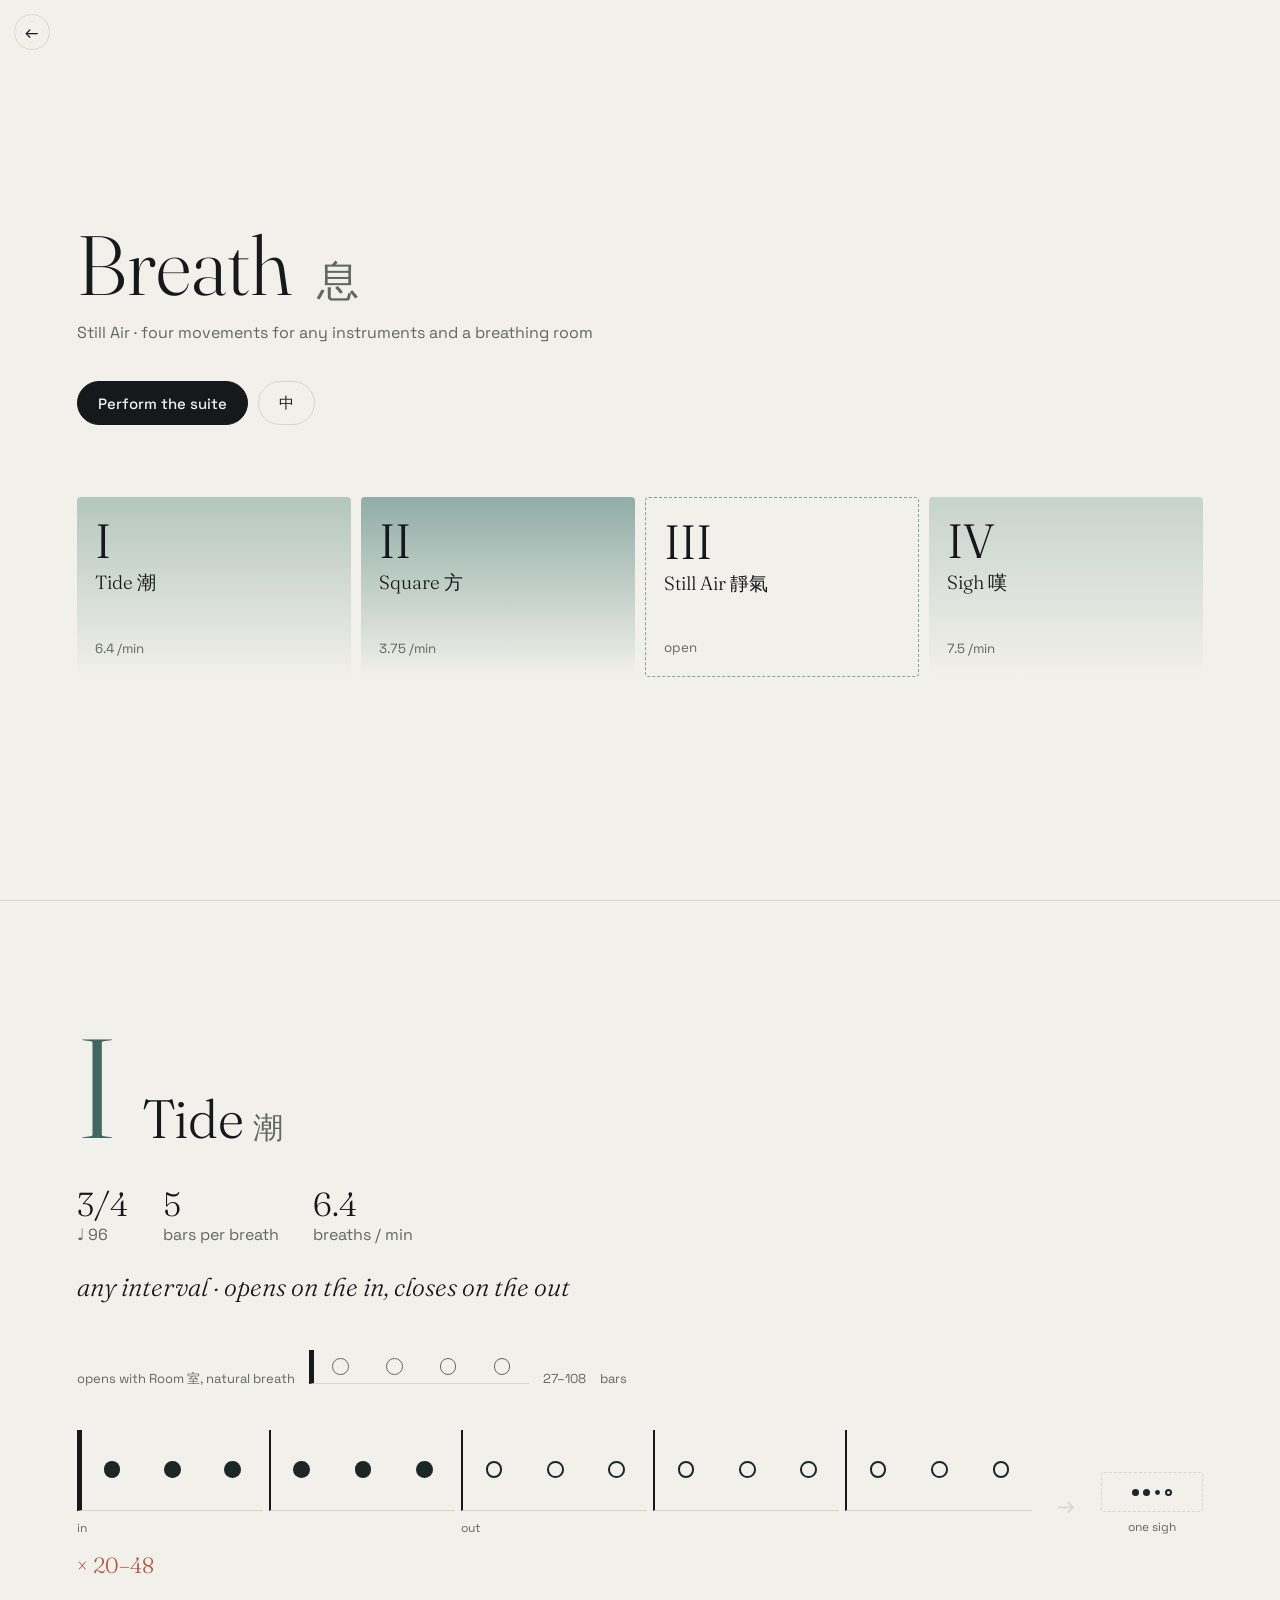
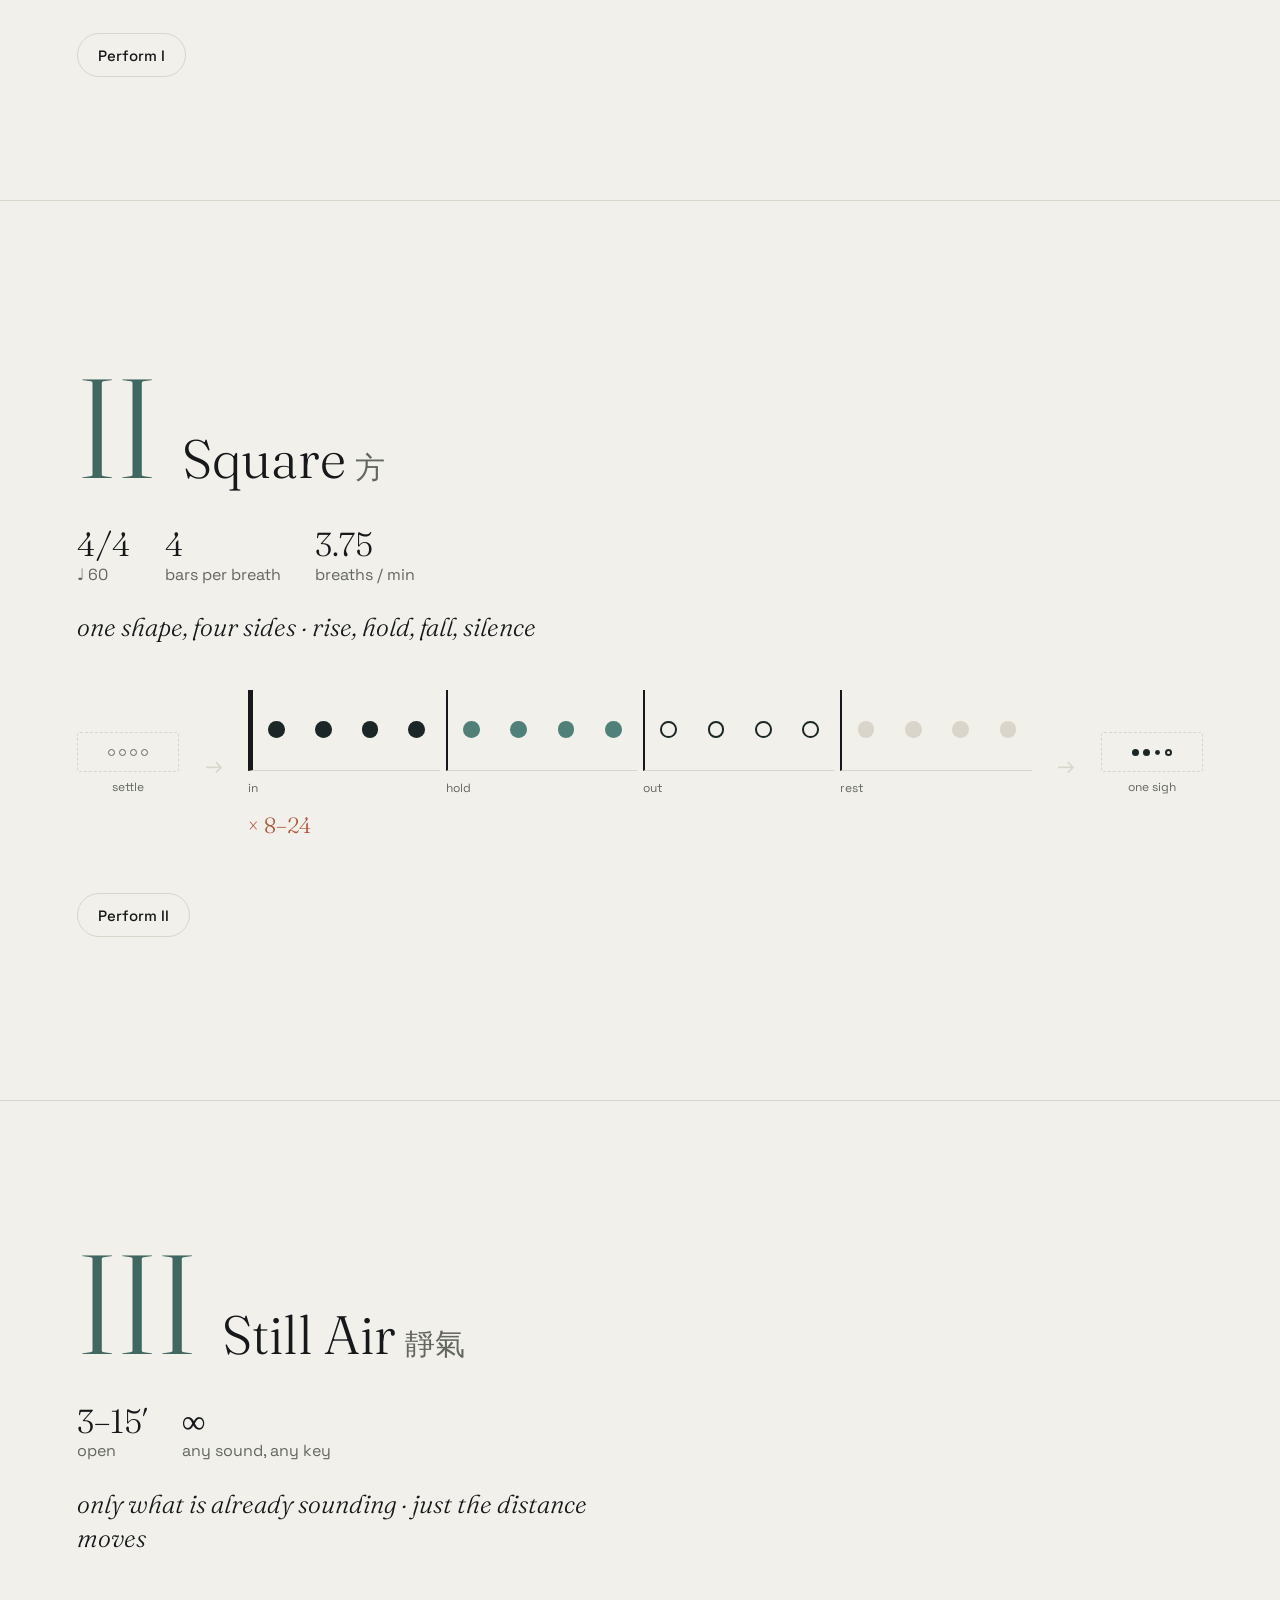
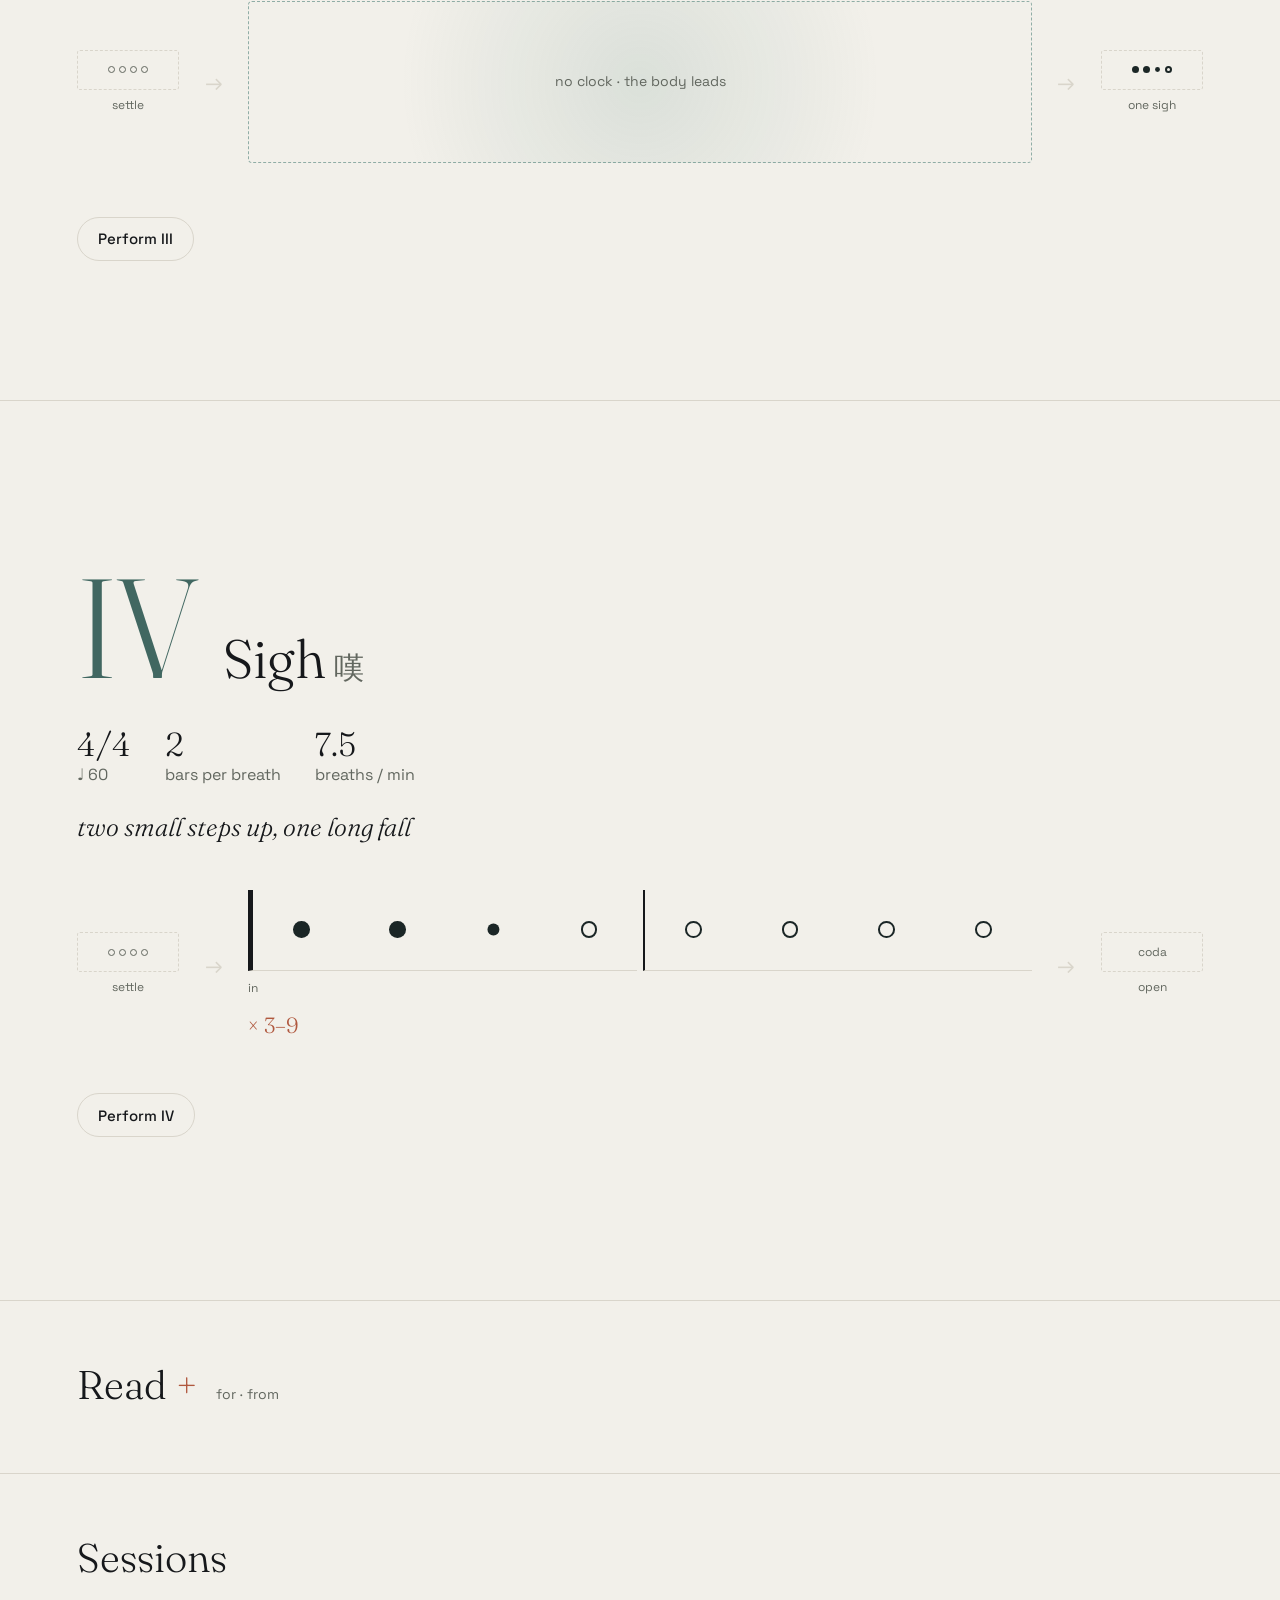
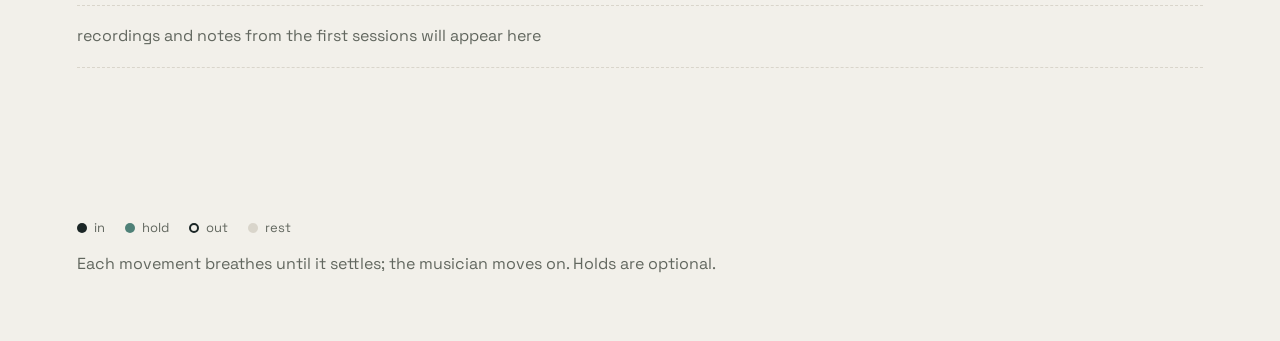
<file: omt/stillair/index.html>
<!DOCTYPE html>
<html lang="en">
<head>
<meta charset="utf-8">
<title>Breath</title>
<meta http-equiv="refresh" content="0; url=/breath/">
<link rel="canonical" href="/breath/">
<script>location.replace("/breath/" + location.hash);</script>
</head>
<body><a href="/breath/">Breath</a></body>
</html>
</file>
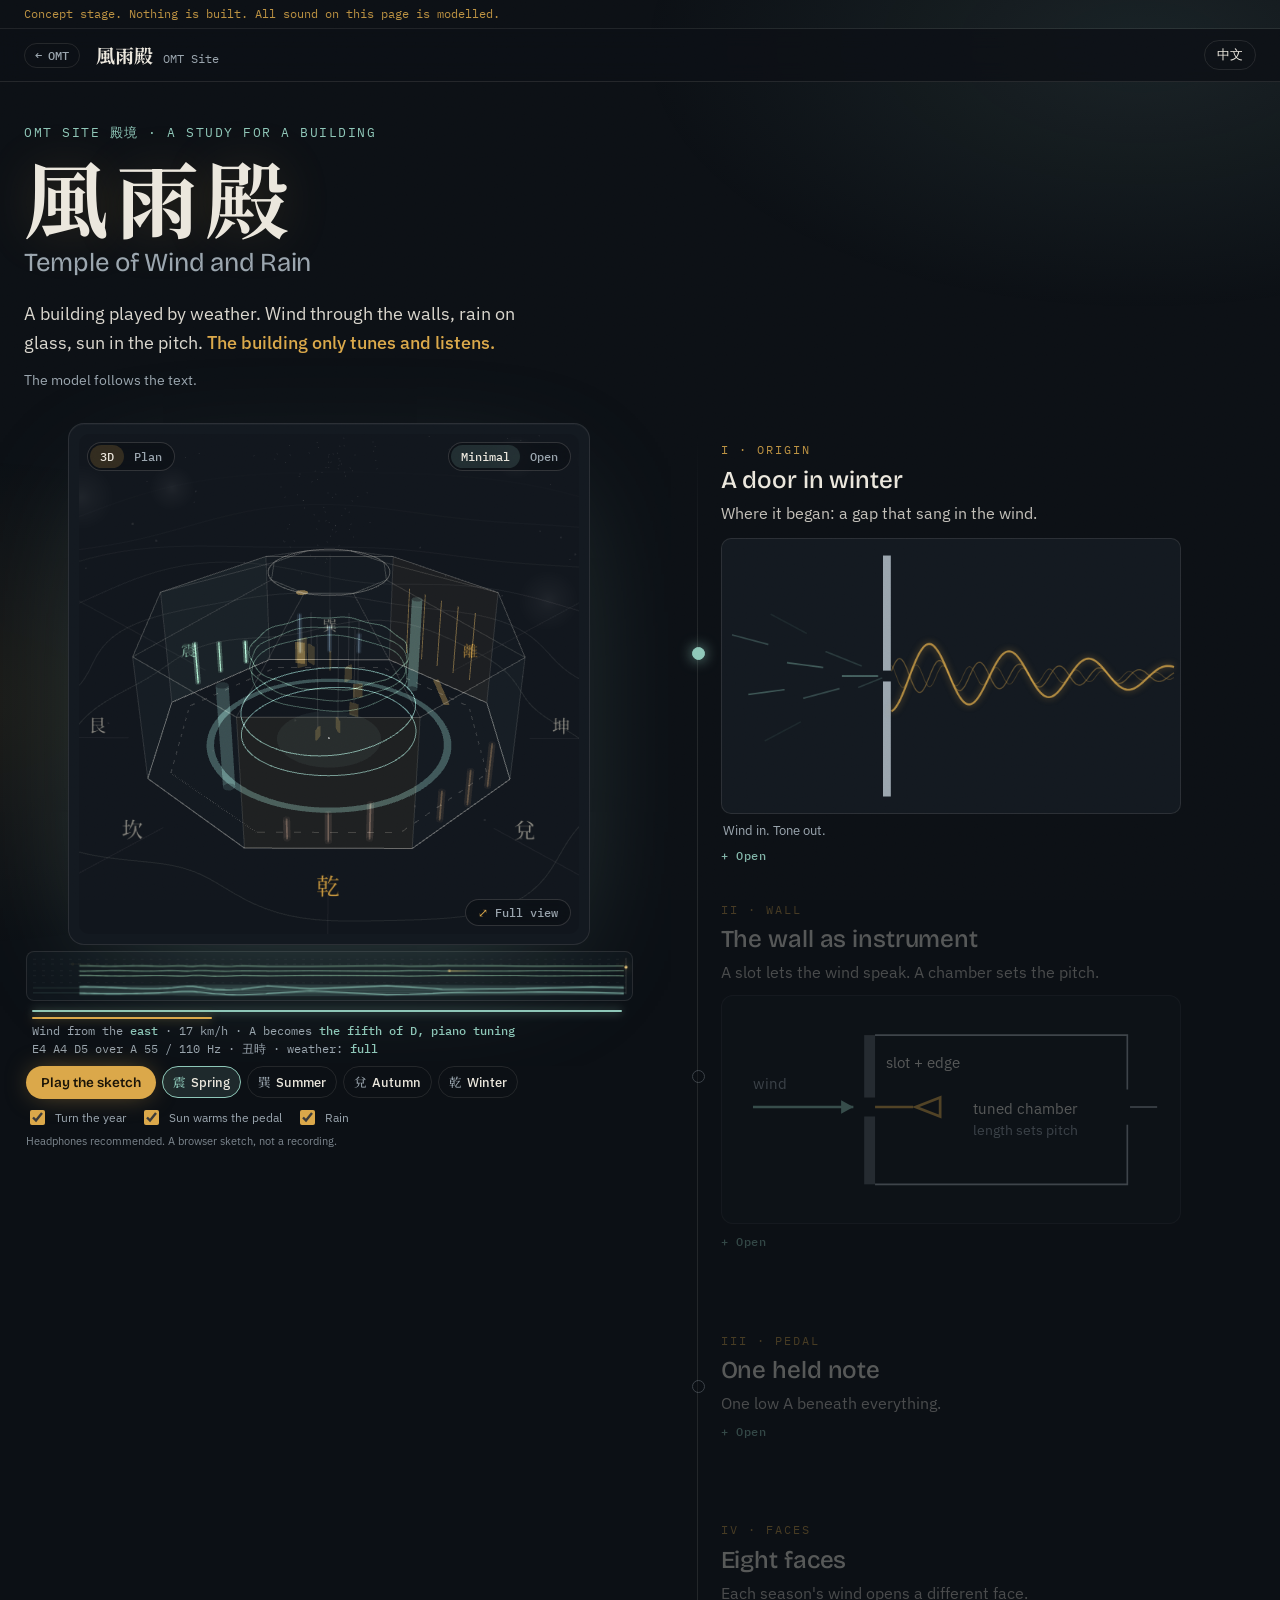
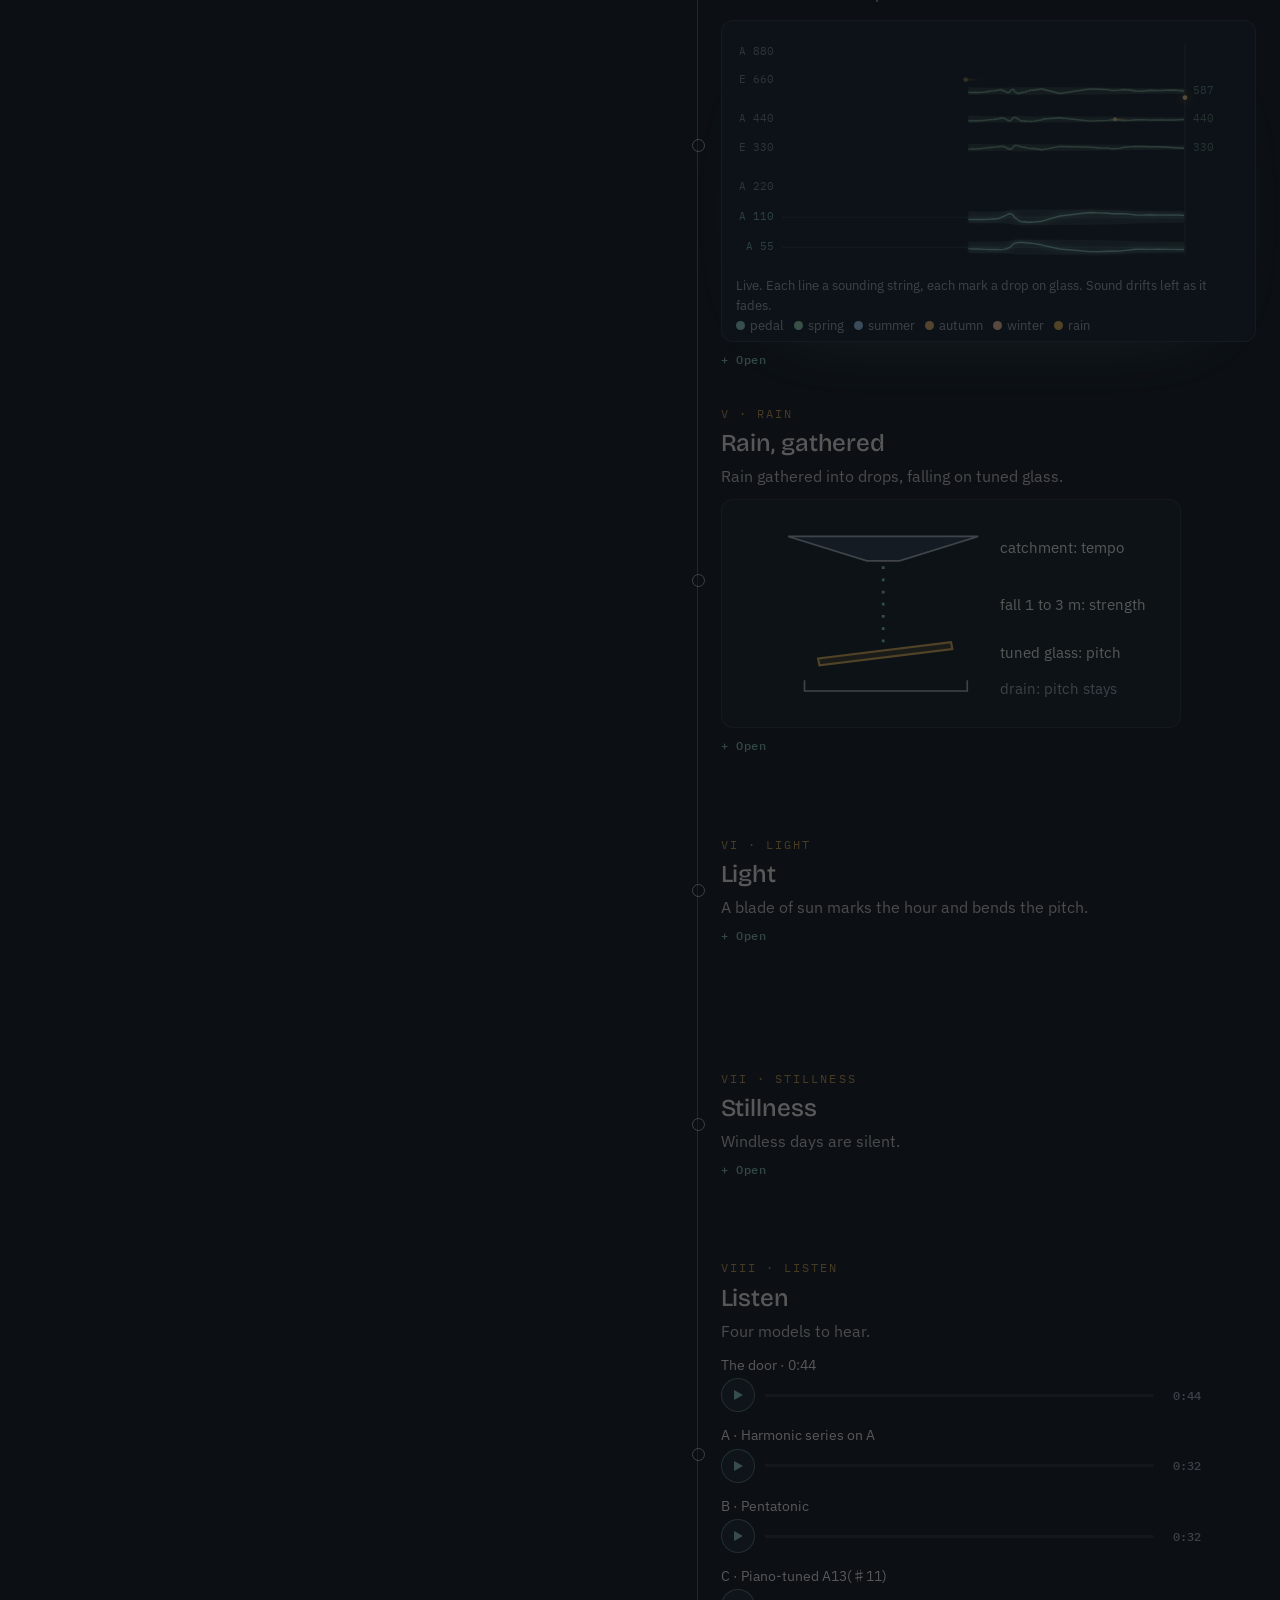
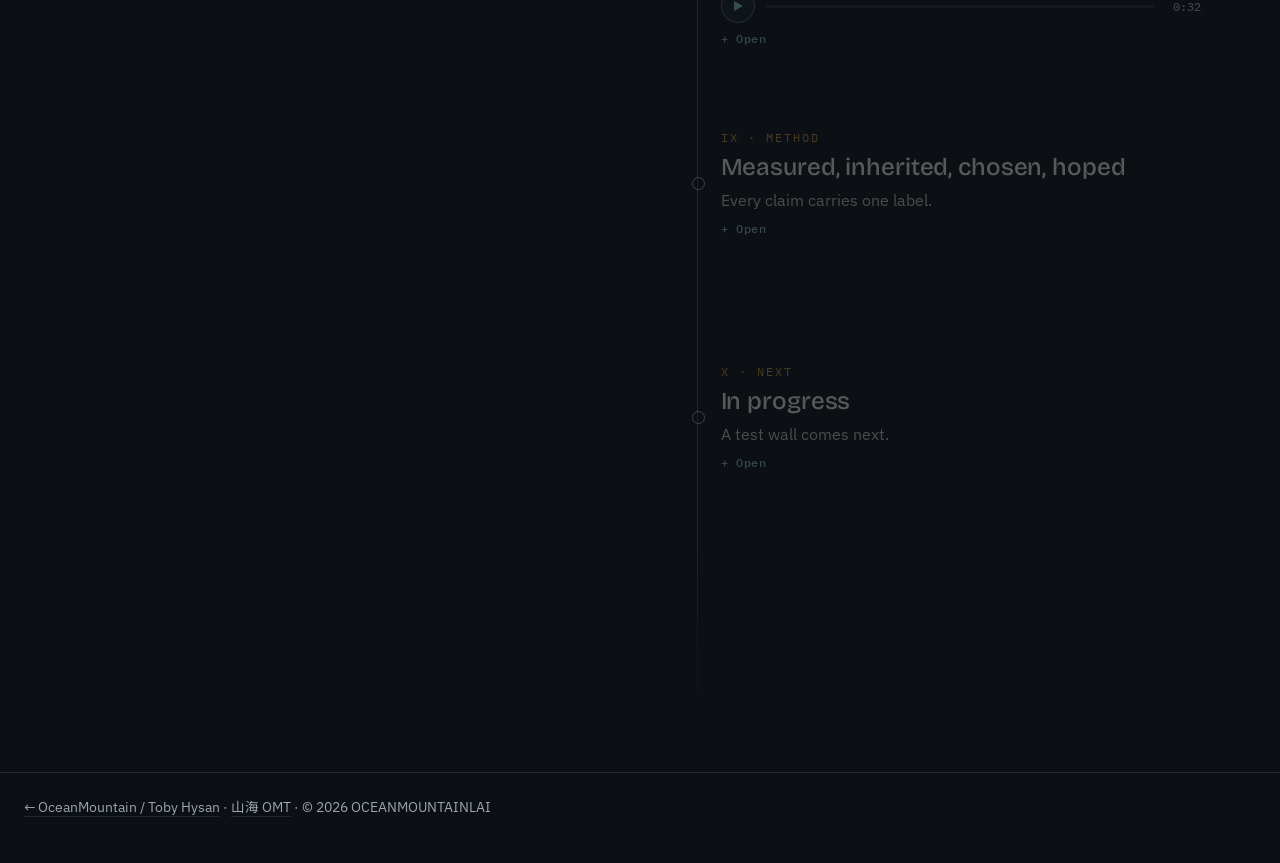
<file: omt/ultra/index.html>
<!DOCTYPE html>
<html lang="en">
<head>
<meta charset="utf-8">
<meta name="viewport" content="width=device-width, initial-scale=1">
<title>OMT Site 殿境 — 風雨殿</title>
<meta name="description" content="風雨殿 OMT Site — a concept for a building that wind, rain and sunlight play as an instrument. The architectural counterpart to OMT Engine. Work in progress by Haishan Lai.">
<link rel="icon" href="/favicon.svg" type="image/svg+xml">
<meta property="og:title" content="OMT Site 殿境 — 風雨殿">
<meta property="og:description" content="A building that wind, rain and sunlight play as an instrument. Concept stage; all sounds are computer models.">
<link rel="preconnect" href="https://fonts.googleapis.com">
<link rel="preconnect" href="https://fonts.gstatic.com" crossorigin>
<link href="https://fonts.googleapis.com/css2?family=Bricolage+Grotesque:opsz,wght@12..96,400;12..96,600;12..96,700&amp;family=IBM+Plex+Mono:wght@400;500&amp;family=IBM+Plex+Sans:wght@400;500;600&amp;display=swap" rel="stylesheet">
<link href="https://fonts.googleapis.com/css2?family=Noto+Sans+TC:wght@400;500&amp;family=Noto+Serif+TC:wght@500;700&amp;display=swap&amp;text=%E3%80%81%E3%80%82%E4%B8%80%E4%B8%83%E4%B8%89%E4%B8%8A%E4%B8%8B%E4%B8%8D%E4%B8%91%E4%B8%AD%E4%B9%8B%E4%B9%9D%E4%B9%9F%E4%B9%BE%E4%BA%8C%E4%BA%94%E4%BA%95%E4%BA%A5%E4%BA%AB%E4%BB%8D%E4%BB%A5%E4%BB%BB%E4%BD%8E%E4%BD%8F%E4%BD%95%E4%BD%9C%E4%BD%BF%E4%BE%86%E4%BE%9D%E4%BE%BF%E4%BF%83%E4%BF%9D%E5%80%8B%E5%81%8F%E5%81%9C%E5%81%A5%E5%83%85%E5%85%88%E5%85%89%E5%85%8C%E5%85%A5%E5%85%A7%E5%85%A8%E5%85%A9%E5%85%AB%E5%85%AC%E5%85%AD%E5%85%B1%E5%85%B6%E5%85%BC%E5%86%8D%E5%86%AC%E5%87%BA%E5%88%83%E5%88%86%E5%88%87%E5%88%97%E5%88%A4%E5%88%B0%E5%89%87%E5%8A%9B%E5%8B%95%E5%8B%A2%E5%8C%85%E5%8C%97%E5%8C%AF%E5%8D%80%E5%8D%81%E5%8D%87%E5%8D%88%E5%8D%97%E5%8D%A6%E5%8D%AF%E5%8D%B3%E5%8E%9F%E5%8E%BB%E5%8F%8A%E5%8F%96%E5%8F%A3%E5%8F%A6%E5%8F%AA%E5%8F%AF%E5%90%84%E5%90%8C%E5%90%91%E5%90%A6%E5%90%B9%E5%91%A8%E5%92%8C%E5%93%81%E5%94%B1%E5%95%8F%E5%99%A8%E5%9B%9B%E5%9B%A0%E5%9C%8D%E5%9C%96%E5%9C%A8%E5%9C%B0%E5%9D%87%E5%9D%8E%E5%9D%A4%E5%9E%8B%E5%9F%BA%E5%A0%B4%E5%A2%83%E5%A3%93%E5%A4%8F%E5%A4%96%E5%A4%9A%E5%A4%A7%E5%A4%A9%E5%A4%AA%E5%A5%8F%E5%A5%BD%E5%AD%90%E5%AD%97%E5%AD%A3%E5%AE%83%E5%AE%88%E5%AE%89%E5%AE%9A%E5%AE%A3%E5%AE%A4%E5%AE%B9%E5%AF%85%E5%AF%86%E5%AF%A6%E5%AF%AC%E5%B0%81%E5%B0%8B%E5%B0%8D%E5%B0%8F%E5%B0%9A%E5%B1%95%E5%B1%AC%E5%B1%B1%E5%B7%A6%E5%B7%AE%E5%B7%B3%E5%B7%BD%E5%B8%95%E5%B8%AB%E5%B8%B6%E5%B9%B3%E5%B9%B4%E5%B9%BE%E5%BA%8F%E5%BA%A6%E5%BA%A7%E5%BA%B7%E5%BB%8A%E5%BB%BA%E5%BC%A6%E5%BC%B1%E5%BC%B7%E5%BD%A2%E5%BD%A9%E5%BE%85%E5%BE%88%E5%BE%8B%E5%BE%8C%E5%BE%97%E5%BE%9E%E5%BE%AE%E5%BF%B5%E6%82%85%E6%84%8F%E6%84%9F%E6%85%A2%E6%87%89%E6%87%B8%E6%88%8C%E6%88%90%E6%88%96%E6%88%BF%E6%89%80%E6%89%87%E6%89%93%E6%89%BE%E6%89%BF%E6%8A%95%E6%8A%B5%E6%8B%8D%E6%8B%96%E6%8B%AC%E6%8C%81%E6%8C%87%E6%8E%92%E6%8E%A1%E6%8E%A5%E6%90%96%E6%92%AD%E6%93%87%E6%93%8B%E6%93%9A%E6%93%AC%E6%94%B6%E6%94%BE%E6%95%88%E6%95%A3%E6%95%B2%E6%95%B8%E6%96%87%E6%96%B0%E6%96%B7%E6%96%B9%E6%96%BC%E6%97%8B%E6%97%A5%E6%98%8F%E6%98%A5%E6%98%AF%E6%99%82%E6%99%AF%E6%9A%96%E6%9A%AB%E6%9A%B4%E6%9B%B3%E6%9B%B4%E6%9C%89%E6%9C%9B%E6%9C%AA%E6%9C%AC%E6%9D%B1%E6%9D%BF%E6%A0%B9%E6%A2%9D%E6%A6%82%E6%A8%82%E6%A8%99%E6%A8%A1%E6%A9%9F%E6%AD%8C%E6%AD%A2%E6%AD%A3%E6%AD%A4%E6%AD%A5%E6%AD%B8%E6%AE%B5%E6%AE%BF%E6%AF%8F%E6%AF%94%E6%AF%AB%E6%B0%A3%E6%B0%B4%E6%B1%BA%E6%B2%BF%E6%B3%95%E6%B3%9B%E6%B5%81%E6%B5%B7%E6%B6%89%E6%B6%BC%E6%B7%B1%E6%B8%85%E6%B8%AC%E6%BA%96%E6%BA%AB%E6%BB%B4%E6%BB%BE%E6%BC%82%E6%BC%94%E6%BC%B8%E7%80%8F%E7%82%BA%E7%84%A1%E7%84%B6%E7%85%A7%E7%86%B1%E7%89%86%E7%89%87%E7%89%BD%E7%8E%BB%E7%90%B4%E7%92%83%E7%92%B0%E7%94%9F%E7%94%A2%E7%94%A8%E7%94%B1%E7%94%B3%E7%99%82%E7%99%BC%E7%99%BD%E7%9A%84%E7%9A%86%E7%9B%9B%E7%9B%A1%E7%9B%B4%E7%9B%B8%E7%9B%BC%E7%9C%8B%E7%9C%9F%E7%9E%AC%E7%9F%AD%E7%A2%8E%E7%A7%8B%E7%A7%BB%E7%A8%8B%E7%A8%AE%E7%A8%B1%E7%A9%8D%E7%A9%A9%E7%A9%BF%E7%AA%84%E7%AE%A1%E7%AF%80%E7%AF%89%E7%B0%A1%E7%B1%A4%E7%B1%B3%E7%B2%97%E7%B3%99%E7%B4%84%E7%B4%90%E7%B4%B0%E7%B6%93%E7%B7%9A%E7%B7%A3%E7%B7%A9%E7%B7%AF%E7%B8%AB%E7%B8%AE%E7%BA%8C%E7%BD%AE%E7%BE%A9%E7%BF%92%E8%80%85%E8%80%8C%E8%80%B3%E8%81%86%E8%81%9A%E8%81%9E%E8%81%B2%E8%81%BD%E8%83%8C%E8%83%BD%E8%85%94%E8%87%AA%E8%87%B3%E8%87%B4%E8%88%87%E8%89%AE%E8%89%B2%E8%8C%B2%E8%8D%89%E8%90%BD%E8%99%95%E8%A1%8C%E8%A1%A1%E8%A2%AB%E8%A3%A1%E8%A5%B2%E8%A5%BF%E8%A6%BA%E8%A6%BD%E8%A7%A3%E8%A7%B8%E8%A8%80%E8%A8%AD%E8%A9%A6%E8%AA%BF%E8%AB%A7%E8%AD%B0%E8%AE%8A%E8%AE%93%E8%B2%AB%E8%B3%B4%E8%B5%AB%E8%B5%B0%E8%B5%B7%E8%B6%85%E8%B7%9D%E8%BC%83%E8%BC%95%E8%BC%AA%E8%BD%89%E8%BE%B0%E8%BF%91%E8%BF%B0%E9%80%99%E9%80%9F%E9%80%A0%E9%80%B2%E9%81%8E%E9%81%93%E9%81%94%E9%81%B8%E9%82%84%E9%82%A3%E9%83%A8%E9%83%BD%E9%85%89%E9%85%8D%E9%87%8C%E9%87%8F%E9%8B%BC%E9%8C%84%E9%95%B7%E9%96%80%E9%96%89%E9%96%8B%E9%96%93%E9%97%8A%E9%97%9C%E9%99%A3%E9%99%B0%E9%99%B3%E9%99%BD%E9%9A%8E%E9%9A%99%E9%9A%A8%E9%9B%86%E9%9B%99%E9%9B%9C%E9%9B%A2%E9%9B%A8%E9%9C%87%E9%9D%9C%E9%9D%9E%E9%9D%A2%E9%9F%B3%E9%9F%BF%E9%A0%81%E9%A0%85%E9%A0%90%E9%A0%AD%E9%A1%86%E9%A1%8C%E9%A1%A7%E9%A2%A8%E9%A4%98%E9%AB%94%E9%AB%98%E9%B3%B4%E9%BB%83%E9%BB%98%E9%BB%9E%EF%BC%88%EF%BC%89%EF%BC%8C%EF%BC%9A%EF%BC%9B%EF%BC%9F" rel="stylesheet">
<style>
/* Layout idea: one dark "wet stone at dusk" world. The temple plan stays pinned beside the reading;
   each passage turns the plan to what it describes. Brass = sunlight, celadon = wind and water. */
:root{
  color-scheme:dark;
  --stone:#0c1015;--stone-2:#131920;--stone-3:#1b232c;
  --ink:#ebe7dd;--ink-2:#9aa5ae;--line:rgba(232,229,220,.11);
  --brass:#dba84a;--celadon:#8ec7b8;
  --f-display:"Bricolage Grotesque","Noto Sans TC",system-ui,sans-serif;
  --f-body:"IBM Plex Sans","Noto Sans TC",system-ui,sans-serif;
  --f-mono:"IBM Plex Mono",ui-monospace,monospace;
  --f-han:"Noto Serif TC","Songti TC",serif;
}
*{box-sizing:border-box}
body{margin:0;background:var(--stone);color:var(--ink);font-family:var(--f-body);font-size:16px;line-height:1.6;-webkit-font-smoothing:antialiased}
body::before{content:"";position:fixed;inset:-20%;z-index:-1;pointer-events:none;background:radial-gradient(40% 30% at 78% 18%,rgba(142,199,184,.10),transparent 70%),radial-gradient(35% 28% at 12% 70%,rgba(219,168,74,.07),transparent 70%);animation:drift 40s ease-in-out infinite alternate}
@keyframes drift{from{transform:translate3d(0,0,0)}to{transform:translate3d(-4%,3%,0)}}
body::after{content:"";position:fixed;inset:0;z-index:50;pointer-events:none;opacity:.07;mix-blend-mode:overlay;background-image:url("data:image/svg+xml;utf8,<svg xmlns='http://www.w3.org/2000/svg' width='160' height='160'><filter id='n'><feTurbulence type='fractalNoise' baseFrequency='.9' numOctaves='2' stitchTiles='stitch'/></filter><rect width='100%' height='100%' filter='url(%23n)'/></svg>")}
a{color:var(--celadon)}
:focus-visible{outline:2px solid var(--brass);outline-offset:3px;border-radius:4px}
h1,h2{font-family:var(--f-display);font-weight:600;letter-spacing:-.01em;text-wrap:balance;margin:0}
p{margin:0}
.wrap{max-width:1180px;margin:0 auto;padding:0 24px}
.band{background:var(--brass);color:#1a1408;font-family:var(--f-mono);font-size:12.5px;padding:7px 0}
header{position:sticky;top:0;z-index:20;background:rgba(12,16,21,.86);backdrop-filter:blur(10px);border-bottom:1px solid var(--line)}
header .wrap{display:flex;align-items:center;gap:16px;min-height:52px}
.brand{font-family:var(--f-han);font-weight:700;font-size:19px;color:var(--ink);text-decoration:none;display:flex;gap:10px;align-items:baseline}
.brand span{font-family:var(--f-mono);font-size:12px;color:var(--ink-2);font-weight:400}
.lang{margin-left:auto;font:500 13px var(--f-mono);background:none;color:var(--ink);border:1px solid var(--line);border-radius:999px;padding:5px 12px;cursor:pointer}

.hero{padding:40px 0 10px}
.eyebrow{font-family:var(--f-mono);font-size:12.5px;color:var(--celadon);text-transform:uppercase;letter-spacing:.12em}
.han{font-family:var(--f-han);font-weight:700;font-size:clamp(56px,9vw,104px);line-height:1;margin:12px 0 4px;letter-spacing:.08em;text-shadow:0 0 52px rgba(219,168,74,.18)}
.hero h1{font-size:clamp(20px,2.2vw,26px);color:var(--ink-2);font-weight:400}
.thesis{font-size:clamp(17px,1.7vw,20px);line-height:1.6;margin-top:16px;max-width:30em;color:rgba(235,231,221,.92)}
.thesis b{color:var(--brass);font-weight:500}
.cue{margin-top:12px;font-size:13.5px;color:var(--ink-2)}

.stage{display:grid;grid-template-columns:minmax(0,.95fr) minmax(0,1.05fr);gap:48px;align-items:start;padding-top:22px;padding-bottom:40px}
.temple{position:sticky;top:68px}
.cvwrap{position:relative;background:var(--stone-2);border:1px solid var(--line);border-radius:16px;padding:10px;box-shadow:0 40px 140px -50px rgba(142,199,184,.35),inset 0 1px 0 rgba(255,255,255,.03)}
canvas#cv{display:block;width:100%;aspect-ratio:1/1;border-radius:10px}
.arcm{position:relative;height:14px;margin:10px 6px 0}
.arcm i{position:absolute;left:0;height:2px;border-radius:2px;transition:width 1.2s linear}
#arcw{top:2px;background:var(--celadon);box-shadow:0 0 10px rgba(142,199,184,.7)}
#arcr{top:9px;background:var(--brass);box-shadow:0 0 10px rgba(219,168,74,.6)}
.readout{font-family:var(--f-mono);font-size:12.5px;color:var(--ink-2);padding:6px 6px 0;min-height:3.2em}
.readout b{color:var(--celadon);font-weight:500}
.ctrl{display:flex;flex-wrap:wrap;gap:8px;align-items:center;margin-top:12px}
button.play{font:600 15px var(--f-display);background:var(--brass);color:#1a1408;border:0;border-radius:999px;padding:10px 18px;cursor:pointer;box-shadow:0 0 26px -6px rgba(219,168,74,.55)}
button.play[aria-pressed="true"]{background:var(--ink);animation:breathe 9s ease-in-out infinite}
@keyframes breathe{0%,100%{box-shadow:0 0 18px -8px rgba(235,231,221,.5)}50%{box-shadow:0 0 36px -4px rgba(235,231,221,.7)}}
.chip{font:500 13.5px var(--f-body);background:transparent;color:var(--ink);border:1px solid var(--line);border-radius:999px;padding:7px 12px;cursor:pointer}
.chip .h{font-family:var(--f-han);margin-right:5px;color:var(--ink-2)}
.chip[aria-pressed="true"]{border-color:var(--celadon);background:rgba(142,199,184,.14)}
.chip[aria-pressed="true"] .h{color:var(--celadon)}
.toggles{display:flex;gap:16px;flex-wrap:wrap;margin-top:10px;font-size:13.5px;color:var(--ink-2)}
.toggles label{display:flex;gap:7px;align-items:center;cursor:pointer}
.toggles input{accent-color:var(--brass);width:15px;height:15px}
.hint{font-size:12.5px;color:var(--ink-2);margin-top:8px}

.story{position:relative;padding-left:30px}
.story::before{content:"";position:absolute;left:6px;top:8px;bottom:8px;width:1px;background:linear-gradient(180deg,transparent,var(--line) 6%,var(--line) 94%,transparent)}
.pass{position:relative;min-height:46vh;padding:28px 0 30px;display:flex;flex-direction:column;justify-content:center;gap:12px;opacity:.34;transition:opacity .7s}
.pass.on{opacity:1}
.pass::before{content:"";position:absolute;left:-29px;top:calc(50% - 6px);width:11px;height:11px;border-radius:50%;background:var(--stone);border:1px solid var(--ink-2);transition:all .5s}
.pass.on::before{background:var(--celadon);border-color:var(--celadon);box-shadow:0 0 14px rgba(142,199,184,.8)}
.kick{font-family:var(--f-mono);font-size:11.5px;color:var(--brass);text-transform:uppercase;letter-spacing:.18em;opacity:.85}
.pass h2{font-size:clamp(22px,2.3vw,28px);line-height:1.2;font-weight:500;letter-spacing:-.005em}
.pass .body{font-size:16.5px;line-height:1.75;max-width:31em;color:rgba(235,231,221,.9)}
.pass .body b{color:var(--ink);font-weight:600}
details{border-top:1px solid var(--line);padding-top:6px;max-width:40em}
summary{cursor:pointer;font:500 12px var(--f-mono);color:rgba(142,199,184,.85);letter-spacing:.04em;list-style:none;display:inline-flex;gap:8px;align-items:center;padding:3px 0}
summary::-webkit-details-marker{display:none}
summary::before{content:"+";display:inline-block;width:1em;color:var(--brass);font-size:15px}
details[open]>summary::before{content:"\2212"}
details>.in{display:grid;gap:10px;padding:10px 0 6px;color:var(--ink-2);font-size:14.5px;line-height:1.7;max-width:34em}
.fine{font-size:13.5px}
.dia{background:var(--stone-2);border:1px solid var(--line);border-radius:12px;padding:14px}
.dia svg{display:block;width:100%;height:auto}
.dia text{font-family:var(--f-body);fill:var(--ink)}
.dia .q{fill:var(--ink-2)}
.door{margin:6px 0 0;max-width:420px}
.door canvas{display:block;width:100%;aspect-ratio:5/3;border-radius:10px;background:var(--stone-2);border:1px solid var(--line)}
.door figcaption{font-size:12.5px;color:var(--ink-2);padding:6px 2px 0}
.ladder{margin:6px 0 2px;background:var(--stone-2);border:1px solid var(--line);border-radius:12px;padding:12px 14px 6px}
.ladder svg{display:block;width:100%;height:auto;font-family:var(--f-body)}
.tablewrap{overflow-x:auto}
table{border-collapse:collapse;width:100%;font-size:14px}
th,td{text-align:left;padding:6px 10px 6px 0;border-bottom:1px solid var(--line);vertical-align:top}
th{font:500 11.5px var(--f-mono);color:var(--ink-2);text-transform:uppercase;letter-spacing:.06em}
td .h{font-family:var(--f-han);font-size:18px;color:var(--celadon);margin-right:6px}
td.n{font-family:var(--f-mono);font-size:12.5px;white-space:nowrap}
.bars{display:grid;gap:7px}
.bar{display:grid;grid-template-columns:64px 1fr 140px;gap:10px;align-items:center;font-family:var(--f-mono);font-size:12px}
.bar i{display:block;height:8px;border-radius:2px;background:var(--celadon)}
.bar em{font-style:normal;color:var(--ink)}
.tracks{display:grid;gap:12px;max-width:30em;margin-top:4px}
.tracks>div{display:grid;gap:2px}
.tracks>div>span{font-size:14px}
.trk{display:grid;grid-template-columns:34px 1fr auto;gap:10px;align-items:center}
.tp{width:34px;height:34px;border-radius:50%;border:1px solid rgba(142,199,184,.45);background:rgba(142,199,184,.08);color:var(--celadon);cursor:pointer;display:grid;place-items:center;padding:0}
.tp[aria-pressed="true"]{background:var(--celadon);color:var(--stone);box-shadow:0 0 22px -4px rgba(142,199,184,.8)}
.tp svg{width:12px;height:12px;fill:currentColor}
.tbar{height:3px;border-radius:2px;background:rgba(232,229,220,.12);position:relative;overflow:hidden;cursor:pointer}
.tbar i{position:absolute;left:0;top:0;bottom:0;width:0;background:linear-gradient(90deg,var(--celadon),var(--brass));box-shadow:0 0 10px rgba(142,199,184,.6)}
.tt{font:500 11.5px var(--f-mono);color:var(--ink-2);min-width:3.2em;text-align:right}
ol.laws{margin:0;padding-left:1.3em;display:grid;gap:5px;font-size:14.5px}
ol.laws b{color:var(--ink);font-weight:500}
.steps{list-style:none;margin:8px 0 0;padding:0;display:grid;grid-template-columns:repeat(3,minmax(0,1fr));position:relative;max-width:560px}
.steps::before{content:"";position:absolute;left:6px;right:6px;top:6px;height:1px;background:linear-gradient(90deg,var(--celadon),rgba(219,168,74,.5),transparent)}
.steps li{position:relative;padding:22px 12px 0 0;display:grid;gap:2px}
.steps li::before{content:"";position:absolute;left:0;top:0;width:13px;height:13px;border-radius:50%;background:var(--stone);border:1px solid var(--ink-2)}
.steps li.now::before{background:var(--celadon);border-color:var(--celadon);animation:pulse 3.5s ease-out infinite}
@keyframes pulse{0%{box-shadow:0 0 0 0 rgba(142,199,184,.55)}100%{box-shadow:0 0 0 14px rgba(142,199,184,0)}}
.steps b{font-family:var(--f-display);font-weight:600;font-size:15px}
.steps span{font-size:13px;color:var(--ink-2)}
.about{margin-top:22px;font-size:14px;color:var(--ink-2);max-width:36em}

/* view: minimal shows one line per passage; open shows everything */
.view{position:absolute;top:18px;right:18px;z-index:2;display:flex;border:1px solid rgba(232,229,220,.16);border-radius:999px;padding:2px;background:rgba(12,16,21,.72);backdrop-filter:blur(6px)}
.view button{font:500 12px var(--f-mono);background:none;border:0;color:var(--ink-2);padding:4px 10px;border-radius:999px;cursor:pointer}
.view button[aria-pressed="true"]{background:rgba(142,199,184,.16);color:var(--ink)}

.short{display:none;font-size:15.5px;line-height:1.6;color:rgba(235,231,221,.82);max-width:30em}
.opn{display:none;align-self:flex-start;font:500 11.5px var(--f-mono);letter-spacing:.06em;color:rgba(142,199,184,.9);background:none;border:0;padding:2px 0;cursor:pointer}
.opn::before{content:"+ "}
body.min .short,body.min .opn{display:block}
body.min .pass>:not(.kick):not(h2):not(.short):not(.opn):not(.tracks):not(.door):not(.fig):not(.scorebox){display:none}
body.min .pass{min-height:26vh;gap:6px;padding:18px 0}
body.min .pass.open>:not(.kick):not(h2):not(.short):not(.opn):not(.tracks):not(.door):not(.fig):not(.scorebox){display:revert}
.story{padding-bottom:22vh}
body.min .pass.open>.short{display:none}
body.min .pass.open>.opn::before{content:"− "}
body.min .pass.open>.opn{display:block}
.pass h2{font-size:clamp(20px,1.9vw,25px)}
.pass .body{font-size:15.5px}
.han{font-size:clamp(48px,7vw,84px)}
.thesis{font-size:clamp(16px,1.5vw,18px)}
@media (max-width:900px){body.min .pass{min-height:0;padding:16px 0}.view button{padding:4px 8px}}
@media (max-width:900px){.view{top:10px;right:10px}.view button{font-size:10.5px;padding:3px 7px}}
@media (max-width:480px){.brand{white-space:nowrap}}
.scoreS{display:block;width:100%;height:64px;margin-top:8px;border-radius:8px;background:rgba(19,25,32,.6);border:1px solid var(--line)}
.scorebox{margin:8px 0 2px;background:var(--stone-2);border:1px solid var(--line);border-radius:12px;padding:8px 8px 6px;box-shadow:0 30px 90px -60px rgba(142,199,184,.4)}
.scoreB{display:block;width:100%;height:240px}
.scap{font-size:12.5px;color:var(--ink-2);padding:6px 6px 0}
.swatch{display:inline-block;width:9px;height:9px;border-radius:50%;margin:0 5px 0 10px;vertical-align:baseline}
@media (max-width:900px){.scoreS{display:none}.scoreB{height:200px}}
footer{border-top:1px solid var(--line);padding:24px 0 44px;color:var(--ink-2);font-size:13.5px}
footer a{color:var(--ink-2);text-decoration:none;border-bottom:1px solid var(--line)}
html[lang="zh-Hant"] body{line-height:1.85}
html[lang="zh-Hant"] .pass .body{line-height:1.95;letter-spacing:.02em}
html[lang="zh-Hant"] .pass h2{letter-spacing:.06em}
html[lang="zh-Hant"] .kick,html[lang="zh-Hant"] summary,html[lang="zh-Hant"] .eyebrow{font-family:var(--f-body);letter-spacing:.06em}
@media (max-width:900px){
  .stage{grid-template-columns:minmax(0,1fr);gap:8px}
  .temple{top:52px;z-index:10;background:var(--stone);padding:8px 0 6px;margin:0 -24px;padding-left:24px;padding-right:24px;border-bottom:1px solid var(--line)}
  .cvwrap{width:min(100%,30vh);margin:0 auto;padding:5px}
  .readout,.toggles,.hint,.arcm{display:none}
  .ctrl{justify-content:center;margin-top:8px;gap:6px}
  .chip{padding:5px 8px;font-size:12px} .chip .h{margin-right:3px} button.play{padding:7px 12px;font-size:13px} .ctrl{flex-wrap:nowrap} .ctrl .ctrl{gap:4px} .chip,button.play{white-space:nowrap}
  .story{padding-left:22px} .pass::before{left:-21px} .story::before{left:4px}
  .pass{min-height:0;padding:26px 0}
  .steps{grid-template-columns:1fr;gap:14px}.steps::before{left:6px;right:auto;top:6px;bottom:6px;width:1px;height:auto;background:linear-gradient(180deg,var(--celadon),transparent)}.steps li{padding:0 0 0 26px}
  .bar{grid-template-columns:52px 1fr 110px}
  #f-seasons th:nth-child(3),#f-seasons td:nth-child(3){display:none}
}
@media (max-width:440px){.chip [data-i]{display:none} .chip .h{margin:0;font-size:15px;color:var(--ink)} .chip{padding:5px 11px}}
@media (prefers-reduced-motion:reduce){body::before,button.play,.steps li.now::before{animation:none!important}.pass{transition:none}}

@media (min-width:901px){
 .temple{top:62px;width:var(--tw,100%);max-width:100%;justify-self:center}
 .scoreS{height:50px;margin-top:6px}
 .arcm{height:10px;margin:7px 6px 0}
 .readout{font-size:11.5px;line-height:1.55;min-height:0;padding-top:4px}
 .ctrl{flex-wrap:nowrap;gap:6px;margin-top:8px}
 button.play{padding:8px 15px;font-size:13.5px}
 .chip{padding:6px 10px;font-size:12.5px}
 .toggles{gap:14px;margin-top:8px;font-size:12px}
 .hint{font-size:11px;margin-top:5px;opacity:.8}
 .temple.narrow .chip [data-i]{display:none}
 .temple.narrow .chip .h{margin:0;font-size:15px}
}

.fig{margin:4px 0 2px;max-width:460px}
.door{max-width:460px}
.fig .dia{padding:12px}
@media (min-width:901px){
 .wrap{max-width:1320px}
 .stage{grid-template-columns:minmax(0,1.08fr) minmax(0,1fr);gap:56px}
 .cvwrap{transition:width .5s ease,margin .5s ease}
 body.reading .cvwrap{width:86%;margin:0 auto}
}
@media (max-width:900px){
 .cvwrap{width:min(100%,36vh);transition:width .5s ease}
 body.reading .cvwrap{width:min(100%,26vh)}
 .fig,.door{max-width:100%}
}

.band{background:transparent;color:var(--brass);border-bottom:1px solid var(--line);font-size:11.5px;padding:5px 0;opacity:.85}
@media (max-width:440px){
 .chip{display:inline-flex;flex-direction:column;align-items:center;padding:4px 7px;line-height:1.15}
 .chip [data-i]{display:block;font-size:9.5px;color:var(--ink-2)}
 .chip .h{font-size:14px}
}
@media (min-width:901px){
 .temple.narrow .chip{display:inline-flex;flex-direction:column;align-items:center;padding:4px 9px;line-height:1.15}
 .temple.narrow .chip [data-i]{display:block;font-size:10px;color:var(--ink-2)}
 .temple.narrow .chip .h{font-size:14px}
}

#cv3{position:absolute;left:10px;top:10px;width:calc(100% - 20px);height:calc(100% - 20px);border-radius:10px;display:none;cursor:grab;touch-action:pan-y}
#cv3:active{cursor:grabbing}
html.has3d body.d3 #cv3{display:block}
html.has3d body.d3 #cv{opacity:0;pointer-events:none}
.dim{position:absolute;top:18px;left:18px;z-index:2;display:none;border:1px solid rgba(232,229,220,.16);border-radius:999px;padding:2px;background:rgba(12,16,21,.72);backdrop-filter:blur(6px)}
html.has3d .dim{display:flex}
.dim button{font:500 12px var(--f-mono);background:none;border:0;color:var(--ink-2);padding:4px 10px;border-radius:999px;cursor:pointer}
.dim button[aria-pressed="true"]{background:rgba(219,168,74,.18);color:var(--ink)}
@media (max-width:900px){#cv3{left:5px;top:5px;width:calc(100% - 10px);height:calc(100% - 10px)}.dim{top:10px;left:10px}.dim button{font-size:10.5px;padding:3px 7px}}

.fullb{position:absolute;right:18px;bottom:18px;z-index:3;font:500 12px var(--f-mono);color:var(--ink-2);background:rgba(12,16,21,.72);border:1px solid rgba(232,229,220,.16);border-radius:999px;padding:5px 12px;cursor:pointer;backdrop-filter:blur(6px)}
.fullb::before{content:"\2922\00a0";color:var(--brass)}
.fullb:hover{color:var(--ink)}
body.full{overflow:hidden}
body.full .temple{z-index:1000!important;position:relative}
body.full header,body.full .band{visibility:hidden}
body.full .cvwrap{position:fixed;inset:0;z-index:60;width:100%!important;max-width:none!important;margin:0!important;border-radius:0;border:0;padding:0;background:#131920;display:flex;align-items:center;justify-content:center;animation:fullin .45s ease}
body.full #cv{width:min(100vw,100vh);height:auto}
body.full #cv3{left:0;top:0;width:100%;height:100%;border-radius:0;touch-action:none}
body.full .fullb::before{content:"\2715\00a0"}
body.full .view{display:none}
body.full .dim{top:18px;left:18px}
.fullhint{display:none;position:absolute;left:50%;bottom:22px;transform:translateX(-50%);font:500 11px var(--f-mono);color:var(--ink-2);opacity:.7;z-index:3;white-space:nowrap}
html.has3d body.full.d3 .fullhint{display:block}
@keyframes fullin{from{opacity:0}to{opacity:1}}
@media (max-width:900px){.fullhint{bottom:54px;font-size:10px}.fullb{right:10px;bottom:10px;font-size:10.5px;padding:3px 9px}}
@media (prefers-reduced-motion:reduce){body.full .cvwrap{animation:none}}

.back{font:500 12px var(--f-mono);color:var(--ink-2);text-decoration:none;border:1px solid var(--line);border-radius:999px;padding:4px 10px;display:inline-flex;gap:6px;align-items:center}
.back[hidden]{display:none}
.back:hover{color:var(--ink);border-color:rgba(232,229,220,.3)}
header .wrap .lang{margin-left:0}
.totop{margin-left:auto;font:500 14px var(--f-mono);color:var(--ink-2);background:none;border:1px solid var(--line);border-radius:999px;width:32px;height:32px;cursor:pointer;opacity:0;pointer-events:none;transition:opacity .4s ease}
body.scrolled .totop{opacity:1;pointer-events:auto}
.totop:hover{color:var(--ink)}
@media (max-width:440px){.back span{display:none}.back{padding:4px 9px}}
</style>
</head>
<body class="min">
<div class="band"><div class="wrap" data-i="band">Concept stage. Nothing is built. All sound on this page is modelled.</div></div>
<header><div class="wrap"><a class="back" href="/#omt" aria-label="Back to OMT">←<span data-i="vback">OMT</span></a><a class="brand" href="#top">風雨殿 <span>OMT Site</span></a><button class="totop" id="totop" type="button" aria-label="Back to top">↑</button><button class="lang" id="lang" type="button" aria-label="Switch language">中文</button></div></header>
<main id="top">
<section class="hero"><div class="wrap">
  <p class="eyebrow" data-i="eyebrow">OMT Site 殿境 · a study for a building</p>
  <div class="han" aria-hidden="true">風雨殿</div>
  <h1 data-i="h1">Temple of Wind and Rain</h1>
  <p class="thesis" data-i="thesis">A building played by weather. Wind through the walls, rain on glass, sun in the pitch. <b>The building only tunes and listens.</b></p>
  <p class="cue" data-i="cue">The model follows the text.</p>
</div></section>
<div class="wrap stage">
  <div class="temple">
    <div class="cvwrap"><canvas id="cv3" role="img" aria-label="The temple as an instrument in space: wind enters the active face, the chord hangs in the air as rings, rain lights the glass in the skywell, a blade of sun crosses the floor. Drag to turn."></canvas><canvas id="cv" width="900" height="900" role="img" aria-label="Plan of an eight-faced temple. Wind streams toward one face, sunlight crosses the floor from the south, rain falls in the centre."></canvas><span class="fullhint" data-i="vhint">Drag to turn · scroll or pinch to zoom · Esc to close</span><button type="button" class="fullb" aria-pressed="false">Full view</button><div class="dim" role="group" aria-label="Model"><button type="button" data-d="3d" aria-pressed="true">3D</button><button type="button" data-d="plan" aria-pressed="false" data-i="vplan">Plan</button></div><div class="view" role="group" aria-label="View"><button type="button" data-v="min" aria-pressed="true" data-i="vmin">Minimal</button><button type="button" data-v="open" aria-pressed="false" data-i="vopen">Open</button></div></div>
    <canvas class="scoreS" id="scoreS" aria-hidden="true"></canvas>
    <div class="arcm" aria-hidden="true"><i id="arcw"></i><i id="arcr"></i></div>
    <p class="readout" id="readout"></p>
    <div class="ctrl">
      <button class="play" id="play" type="button" aria-pressed="false" data-i="play">Play the sketch</button>
      <div class="ctrl" role="group" aria-label="Season" style="margin:0">
        <button class="chip" type="button" data-s="0" aria-pressed="true"><span class="h">震</span><span data-i="s0">Spring</span></button>
        <button class="chip" type="button" data-s="1" aria-pressed="false"><span class="h">巽</span><span data-i="s1">Summer</span></button>
        <button class="chip" type="button" data-s="2" aria-pressed="false"><span class="h">兌</span><span data-i="s2">Autumn</span></button>
        <button class="chip" type="button" data-s="3" aria-pressed="false"><span class="h">乾</span><span data-i="s3">Winter</span></button>
      </div>
    </div>
    <div class="toggles">
      <label for="turn"><input type="checkbox" id="turn" checked> <span data-i="t1">Turn the year</span></label>
      <label for="sun"><input type="checkbox" id="sun" checked> <span data-i="t2">Sun warms the pedal</span></label>
      <label for="rain"><input type="checkbox" id="rain" checked> <span data-i="t3">Rain</span></label>
    </div>
    <p class="hint" data-i="hint">Headphones recommended. A browser sketch, not a recording.</p>
  </div>
  <div class="story">
    <article class="pass" data-focus="origin" id="f-origin">
      <p class="kick" data-i="p1k">i · Origin</p>
      <h2 data-i="p1t">A door in winter</h2>
      <p class="short" data-i="p1s">Where it began: a gap that sang in the wind.</p>
      <p class="body" data-i="p1b">New York. A northwest door, a narrow gap, a hard wind. The gap sang. From across the room, it was almost music.</p>
      <figure class="door"><canvas id="doorcv" width="600" height="360" aria-label="Wind lines enter a narrow door gap and leave as layered waves"></canvas><figcaption data-i="dcap">Wind in. Tone out.</figcaption></figure>
      <button class="opn" type="button" aria-expanded="false" data-i="opn">Open</button>
    </article>
    <article class="pass" data-focus="wall" id="f-wall">
      <p class="kick" data-i="p2k">ii · Wall</p>
      <h2 data-i="p2t">The wall as instrument</h2>
      <p class="short" data-i="p2s">A slot lets the wind speak. A chamber sets the pitch.</p>
      <p class="body" data-i="p2b">Wind brings little pressure, so the voices are large and low. Air passes through a slot and breaks on an edge; a tuned chamber behind it holds the pitch. Shutters close in a storm.</p>
      <figure class="fig"><div class="dia"><svg viewBox="0 0 320 150" role="img" aria-label="Wind enters a slot, strikes an edge, and a chamber behind sets the pitch">
          <rect x="96" y="20" width="8" height="46" fill="#a3adb5" opacity=".5"/><rect x="96" y="80" width="8" height="50" fill="#a3adb5" opacity=".5"/>
          <path d="M104 20H290V60M290 86V130H104" fill="none" stroke="#a3adb5" stroke-width="1.2"/>
          <line x1="14" y1="73" x2="88" y2="73" stroke="#8ec7b8" stroke-width="2"/><path d="M88 73l-9-5v10z" fill="#8ec7b8"/>
          <line x1="104" y1="73" x2="132" y2="73" stroke="#dba84a" stroke-width="2"/><path d="M134 73l18-7v14z" fill="none" stroke="#dba84a" stroke-width="2"/>
          <line x1="292" y1="73" x2="312" y2="73" stroke="#a3adb5" stroke-width="1.2"/>
          <text x="14" y="60" font-size="11" class="q" data-i="d1a">wind</text>
          <text x="112" y="44" font-size="11" data-i="d1b">slot + edge</text>
          <text x="176" y="78" font-size="11" data-i="d1c">tuned chamber</text>
          <text x="176" y="94" font-size="10" class="q" data-i="d1d">length sets pitch</text>
        </svg></div></figure><details><summary data-i="m2s">Show</summary><div class="in"><p data-i="m2p">At 15–40 km/h, wind supplies 10–74 Pa. Length and volume set pitch. An open pipe overblows to the octave, a stopped pipe to the twelfth, so gusts stay within the chord.</p></div></details>
      <button class="opn" type="button" aria-expanded="false" data-i="opn">Open</button>
    </article>
    <article class="pass" data-focus="pedal" id="f-pedal">
      <p class="kick" data-i="p3k">iii · Pedal</p>
      <h2 data-i="p3t">One held note</h2>
      <p class="short" data-i="p3s">One low A beneath everything.</p>
      <p class="body" data-i="p3b">Every wind face shares a low A, at 55 and 110 Hz. It never moves. Everything else is colour above it.</p>
      <details><summary data-i="m3s">Sun and resonance</summary><div class="in"><p data-i="m3p">The high A sounds from two matched chambers, one sunlit, one shaded. Warmth raises pitch about 3 cents per °C, so by day the pair beats slowly; at dusk it settles. Strings tuned to the A series line the listening ring and hum faintly with everything near them.</p></div></details>
      <button class="opn" type="button" aria-expanded="false" data-i="opn">Open</button>
    </article>
    <article class="pass" data-focus="seasons" id="f-seasons">
      <p class="kick" data-i="p4k">iv · Faces</p>
      <h2 data-i="p4t">Eight faces</h2>
      <p class="short" data-i="p4s">Each season's wind opens a different face.</p>
      <p class="body" data-i="p4b">One face for each trigram. The prevailing wind turns with the year: 震 in spring, 巽 in summer, 兌 in autumn, 乾 in winter. Over the same A, each face sounds its own chord: summer cool and open, winter warm.</p>
      <div class="scorebox"><canvas class="scoreB" id="scoreB" role="img" aria-label="Live score: sounding strings as lines by pitch, rain on glass as marks, time drifting left"></canvas><p class="scap"><span data-i="scap">Live. Each line a sounding string, each mark a drop on glass. Sound drifts left as it fades.</span><br><span class="swatch" style="background:#8ec7b8;margin-left:0"></span><span data-i="sw0">pedal</span><span class="swatch" style="background:#96ceaa"></span><span data-i="sw1">spring</span><span class="swatch" style="background:#96bee8"></span><span data-i="sw2">summer</span><span class="swatch" style="background:#e2a860"></span><span data-i="sw3">autumn</span><span class="swatch" style="background:#ecb696"></span><span data-i="sw4">winter</span><span class="swatch" style="background:#dba84a"></span><span data-i="sw5">rain</span></p></div><details><summary data-i="m4a">The other four faces</summary><div class="in"><p data-i="m4ap">離, south: light. 坤, southwest: entrance. 坎, north: water out. 艮, northeast: silence. Spring and autumn are piano-tuned and lean away from A, so they play softer. Summer and winter use the harmonic series and rest on it. Voicings are provisional.</p></div></details><details><summary data-i="m4b">Four seasons in hertz</summary><div class="in" style="max-width:none"><div class="ladder" id="ladder"></div><div class="tablewrap"><table>
      <thead><tr><th data-i="th1">Face</th><th data-i="th2">Wind</th><th data-i="th3">Colour notes</th><th data-i="th4">A becomes</th></tr></thead>
      <tbody>
        <tr><td><span class="h">震</span><span data-i="f1">East</span></td><td data-i="w1">Spring</td><td class="n">E4 A4 D5 · 330 440 587 Hz</td><td data-i="r1">The fifth of D · piano tuning</td></tr>
        <tr><td><span class="h">巽</span><span data-i="f2">Southeast</span></td><td data-i="w2">Summer</td><td class="n">6 · 9 · 12 · 330 495 660 Hz</td><td data-i="r2">The root, cool</td></tr>
        <tr><td><span class="h">兌</span><span data-i="f3">West</span></td><td data-i="w3">Autumn</td><td class="n">F4 A4 C5 · 349 440 523 Hz</td><td data-i="r3">The third of F · piano tuning</td></tr>
        <tr><td><span class="h">乾</span><span data-i="f4">Northwest</span></td><td data-i="w4">Winter</td><td class="n">8 · 10 · 14 · 440 550 770 Hz</td><td data-i="r4">The root, warm</td></tr>
      </tbody>
    </table></div></div></details><details><summary data-i="m4c">Why it stays consonant</summary><div class="in"><p data-i="m4cp">Roughness depends on the distance in hertz between two tones, and that distance is about the same in every register. Close intervals sit high or stay short. Low voices stay wide. Within that rule, any scale works above the pedal, microtones included.</p><div class="bars" aria-label="Smallest smooth gap between two tones, by register">
          <div class="bar"><span>55 Hz</span><i style="width:36%"></i><em>70 Hz · <span data-i="b1">over an octave</span></em></div>
          <div class="bar"><span>110 Hz</span><i style="width:38%"></i><em>74 Hz · <span data-i="b2">major sixth</span></em></div>
          <div class="bar"><span>220 Hz</span><i style="width:42%"></i><em>82 Hz · <span data-i="b3">fourth</span></em></div>
          <div class="bar"><span>440 Hz</span><i style="width:51%"></i><em>98 Hz · <span data-i="b4">major third</span></em></div>
          <div class="bar"><span>880 Hz</span><i style="width:67%"></i><em>130 Hz · <span data-i="b5">whole tone</span></em></div>
          <div class="bar"><span>1760 Hz</span><i style="width:100%"></i><em>193 Hz · <span data-i="b5b">whole tone</span></em></div>
        </div></div></details>
      <button class="opn" type="button" aria-expanded="false" data-i="opn">Open</button>
    </article>
    <article class="pass" data-focus="rain" id="f-rain">
      <p class="kick" data-i="p5k">v · Rain</p>
      <h2 data-i="p5t">Rain, gathered</h2>
      <p class="short" data-i="p5s">Rain gathered into drops, falling on tuned glass.</p>
      <p class="body" data-i="p5b">Rain alone on glass is noise. Gathered, then released from a height, each drop strikes tuned glass in the open skywell. Light rain touches the octave and fifth. Heavier rain reaches the third, sixth, seventh and ninth, then the eleventh and thirteenth.</p>
      <figure class="fig"><div class="dia"><svg viewBox="0 0 320 150" role="img" aria-label="Rain is caught, falls as single drips onto a tilted glass bar, and drains away">
          <path d="M40 18H180L122 36H98z" fill="#28333f" stroke="#a3adb5" stroke-width="1.2"/>
          <line x1="110" y1="40" x2="110" y2="96" stroke="#8ec7b8" stroke-width="2" stroke-dasharray="2 7"/>
          <path d="M62 108L160 96L161 101L63 113z" fill="rgba(219,168,74,.2)" stroke="#dba84a" stroke-width="1.6"/>
          <path d="M52 124V132H172V124" fill="none" stroke="#a3adb5" stroke-width="1.2"/>
          <text x="196" y="30" font-size="11" data-i="d2a">catchment: tempo</text>
          <text x="196" y="72" font-size="11" data-i="d2b">fall 1 to 3 m: strength</text>
          <text x="196" y="108" font-size="11" data-i="d2c">tuned glass: pitch</text>
          <text x="196" y="134" font-size="11" class="q" data-i="d2d">drain: pitch stays</text>
        </svg></div></figure><details><summary data-i="m5s">Show</summary><div class="in"><p data-i="m5p">Each glass hangs at its own height. Drops shaken loose together land in order of their fall, lower notes first, so an interval opens over a fraction of a second. A gathered drop carries the energy of roughly fifteen raindrops. Drainage keeps the glass at pitch.</p></div></details>
      <button class="opn" type="button" aria-expanded="false" data-i="opn">Open</button>
    </article>
    <article class="pass" data-focus="light" id="f-light">
      <p class="kick" data-i="p6k">vi · Light</p>
      <h2 data-i="p6t">Light</h2>
      <p class="short" data-i="p6s">A blade of sun marks the hour and bends the pitch.</p>
      <p class="body" data-i="p6b">Sealed slits on the south face. A blade of sun moves across the wall with the hour, and at noon its reach marks the season. Its heat bends the pedal, so the sun is also heard.</p>
      <details><summary data-i="m6s">Figures</summary><div class="in"><p data-i="m6p">A 5 mm slit casts a blade that travels about 1.3 m per hour across a wall 5 m away. At 35° N, noon light reaches 0.6 m into the room at midsummer, 4.9 m at midwinter.</p></div></details>
      <button class="opn" type="button" aria-expanded="false" data-i="opn">Open</button>
    </article>
    <article class="pass" data-focus="silence" id="f-silence">
      <p class="kick" data-i="p7k">vii · Stillness</p>
      <h2 data-i="p7t">Stillness</h2>
      <p class="short" data-i="p7s">Windless days are silent.</p>
      <p class="body" data-i="p7b">On windless, dry days the building is silent. Silence belongs to the weather.</p>
      
      <button class="opn" type="button" aria-expanded="false" data-i="opn">Open</button>
    </article>
    <article class="pass" data-focus="listen" id="f-listen">
      <p class="kick" data-i="p8k">viii · Listen</p>
      <h2 data-i="p8t">Listen</h2>
      <p class="short" data-i="p8s">Four models to hear.</p>
      <p class="body" data-i="p8b">Four models. The door where it began, and one weather in three tunings.</p>
      <div class="tracks"><div><span data-i="l2h">The door · 0:44</span><div class="trk"><button class="tp" type="button" aria-pressed="false" aria-label="Play"><svg viewBox="0 0 12 12"><path d="M2 1l9 5-9 5z"/></svg></button><div class="tbar" role="progressbar" aria-valuemin="0" aria-valuemax="100" aria-valuenow="0"><i></i></div><span class="tt">0:44</span><audio preload="none" src="audio/door_simulation_slot_plus_room.mp3"></audio></div></div><div><span data-i="l3a">A · Harmonic series on A</span><div class="trk"><button class="tp" type="button" aria-pressed="false" aria-label="Play"><svg viewBox="0 0 12 12"><path d="M2 1l9 5-9 5z"/></svg></button><div class="tbar" role="progressbar" aria-valuemin="0" aria-valuemax="100" aria-valuenow="0"><i></i></div><span class="tt">0:32</span><audio preload="none" src="audio/tuning_A_harmonic.mp3"></audio></div></div><div><span data-i="l3b">B · Pentatonic</span><div class="trk"><button class="tp" type="button" aria-pressed="false" aria-label="Play"><svg viewBox="0 0 12 12"><path d="M2 1l9 5-9 5z"/></svg></button><div class="tbar" role="progressbar" aria-valuemin="0" aria-valuemax="100" aria-valuenow="0"><i></i></div><span class="tt">0:32</span><audio preload="none" src="audio/tuning_B_pentatonic.mp3"></audio></div></div><div><span data-i="l3c">C · Piano-tuned A13(♯11)</span><div class="trk"><button class="tp" type="button" aria-pressed="false" aria-label="Play"><svg viewBox="0 0 12 12"><path d="M2 1l9 5-9 5z"/></svg></button><div class="tbar" role="progressbar" aria-valuemin="0" aria-valuemax="100" aria-valuenow="0"><i></i></div><span class="tt">0:32</span><audio preload="none" src="audio/tuning_C_equal_A13s11.mp3"></audio></div></div></div>
      <button class="opn" type="button" aria-expanded="false" data-i="opn">Open</button>
    </article>
    <article class="pass" data-focus="method" id="f-method">
      <p class="kick" data-i="p9k">ix · Method</p>
      <h2 data-i="p9t">Measured, inherited, chosen, hoped</h2>
      <p class="short" data-i="p9s">Every claim carries one label.</p>
      <p class="body" data-i="p9b">Each claim carries one label: measured, inherited, chosen, or hoped. The trigrams give the building its order. They make no claim about nature.</p>
      <details><summary data-i="m9a">Open questions</summary><div class="in"><ol class="laws"><li data-i="q1"><b>H1.</b> Is tuned wind heard as more pleasant than untuned wind?</li><li data-i="q2"><b>H2.</b> Does the spacing rule predict how rough a mix sounds?</li><li data-i="q3"><b>H3.</b> Is the slow sun beat heard as calm, or as out of tune?</li></ol><p class="fine" data-i="m2">Roughness follows the Plomp–Levelt model. It measures one aspect of hearing, not musical meaning.</p></div></details><details><summary data-i="w_h">Principles</summary><div class="in"><ol class="laws"><li data-i="a1"><b>Silence is shared weather.</b></li><li data-i="a2"><b>No health or therapeutic claims.</b> Listeners are never sensed.</li><li data-i="a3"><b>Nature plays.</b> The building tunes.</li><li data-i="a4"><b>One pedal, many colours.</b></li><li data-i="a5"><b>Spacing before scale.</b></li><li data-i="a6"><b>Each opening serves sound and light</b> where it can.</li></ol></div></details>
      <button class="opn" type="button" aria-expanded="false" data-i="opn">Open</button>
    </article>
    <article class="pass" data-focus="next" id="f-next">
      <p class="kick" data-i="p10k">x · Next</p>
      <h2 data-i="p10t">In progress</h2>
      <p class="short" data-i="p10s">A test wall comes next.</p>
      <p class="body" data-i="p10b">Next: a door-sized test wall, built with the architects, then first recordings of real wind and rain, and a site. This page changes with the work.</p>
      <ol class="steps"><li class="now"><b data-i="x1">Test wall</b><span data-i="x1s">one wind voice, five glass bars</span></li><li><b data-i="x2">Recordings</b><span data-i="x2s">wind and rain, measured</span></li><li><b data-i="x3">Site and form</b><span data-i="x3s">chosen by its weather</span></li></ol><p class="about" data-i="ab1">A work by Haishan Lai (Toby Hysan). 風雨殿, OMT Site, is the architectural counterpart to OMT Engine, a sound work on the twelve 時辰 and twenty-four 節氣.</p>
      <button class="opn" type="button" aria-expanded="false" data-i="opn">Open</button>
    </article>
  </div>
</div>
</main>
<footer><div class="wrap"><a href="/">← OceanMountain / Toby Hysan</a> · <a href="/#omt">山海 OMT</a> · © 2026 OCEANMOUNTAINLAI</div></footer>
<script>
(function(){
"use strict";
var ZH={"p1k": "i · 緣起", "p1t": "冬日之門", "p1b": "紐約。西北向的門，一道窄縫，強風。門縫鳴響；從房間另一頭聽，幾近音樂。", "p2k": "ii · 牆", "p2t": "牆即樂器", "p2b": "風的壓力很小，所以聲部大而低。氣流穿過縫隙、在刃口碎開，縫後調好音的腔體穩住音高。風暴時，擋板關上。", "p3k": "iii · 持續音", "p3t": "一個持續音", "p3b": "每個風面共用一個低音 A，55 與 110 Hz。它不變。其餘音高，都是其上的色彩。", "p4k": "iv · 八面", "p4t": "八面", "p4b": "八面，各對一卦。盛行風隨年轉向：春震、夏巽、秋兌、冬乾。同一個 A 之上，每一面奏出各自的和弦：夏清涼開闊，冬溫暖。", "p5k": "v · 雨", "p5t": "聚雨", "p5b": "雨直接打在玻璃上，只是雜音。先收集，再從高處落下，每一滴敲在天井中調好音的玻璃上。細雨只觸及八度與五度；雨勢漸大，便觸及三度、六度、七度、九度，再到十一與十三度。", "p6k": "vi · 光", "p6t": "光", "p6b": "南面開有密封光縫。一道日光隨時辰移過牆面；正午時，它的深度標出節氣。日光的熱也牽動持續音的音高，太陽因此可聞。", "p7k": "vii · 靜", "p7t": "靜", "p7b": "無風無雨之日，建築無聲。靜默也屬於天氣。", "p8k": "viii · 聆聽", "p8t": "聆聽", "p8b": "四段模擬：起點的那扇門，以及同一場天氣的三種調律。", "p9k": "ix · 方法", "p9t": "量得、承襲、選擇、盼望", "p9b": "每項陳述只帶一個標籤：量得、承襲、選擇、盼望。八卦為建築定序，不對自然作任何斷言。", "p10k": "x · 進行中", "p10t": "進行中", "p10b": "下一步：與建築師共築一面門板大小的測試牆，錄下真實的風雨，再尋找基地。此頁隨作品更新。", "dcap": "風入。音出。", "m2s": "細看", "m2p": "風速每小時 15–40 公里，壓力 10–74 帕。長度與容積決定音高。開管超吹至八度，閉管至十二度，陣風因此仍在和弦之內。", "m3s": "日光與共鳴", "m3p": "高音 A 由兩個相同的腔體發出，一個向陽，一個背陰。溫度每升 1°C，音高約升 3 音分；白天兩者產生緩慢拍音，黃昏歸於一致。聆聽環廊沿牆設有依 A 泛音列調音的弦，隨周圍一切聲響微微共鳴。", "m4a": "其餘四面", "m4ap": "離（南）：光。坤（西南）：入口。坎（北）：排水。艮（東北）：靜。春秋採鋼琴調律，偏離 A，奏得較輕；夏冬採泛音列，安於 A。配置為暫定。", "m4b": "四季的音（赫茲）", "m4c": "為何和諧", "m4cp": "粗糙感取決於兩音之間的赫茲距離，而這距離在各音區大致相同。密集音程放高或短促；低音保持寬距。守此原則，持續音之上任何音階皆可，包括微分音。", "m5s": "細看", "m5p": "每片玻璃懸在不同高度。同時被搖落的雨滴，依落差先後抵達，低音先至，音程在一瞬間展開。一滴匯集的水約有十五顆雨滴的能量。排水使玻璃保持音準。", "m6s": "數據", "m6p": "5 毫米的縫投出的光，在 5 米外的牆上每小時移動約 1.3 米。北緯 35 度，正午光線夏至入室 0.6 米，冬至 4.9 米。", "l2h": "門 · 0:44", "m9a": "待解的問題", "m2": "粗糙度採用 Plomp–Levelt 模型，僅衡量聽覺的一個面向，不涉音樂意義。", "a1": "<b>靜默是共享的天氣。</b>", "ab1": "賴海山（Toby Hysan）作品。風雨殿（OMT Site 殿境）是 OMT Engine（山海 · 聲境）的建築對應；聲境是一部以十二時辰與二十四節氣為本的聲音作品。", "l3a": "A · 以 A 為基音的泛音列", "l3b": "B · 五聲音階", "l3c": "C · 鋼琴平均律 A13(♯11)", "q1": "<b>H1.</b> 經調音的風聲，是否比未調音者更悅耳？", "q2": "<b>H2.</b> 間距法則能否預測聽者對粗糙度的判斷？", "q3": "<b>H3.</b> 日照造成的緩慢拍音，聽來是平靜，還是走音？", "w_h": "原則", "a2": "<b>不作健康或療效宣稱。</b>不感測聽者。", "a3": "<b>自然演奏。</b>建築調音。", "a4": "<b>一個持續音，多種色彩。</b>", "a5": "<b>間距先於音階。</b>", "a6": "<b>開口盡可能兼顧聲與光。</b>", "x1": "測試牆", "x1s": "一個風聲部，五根玻璃條", "x2": "錄音", "x2s": "實測的風與雨", "x3": "基地與形體", "x3s": "依天氣擇地", "th1": "面", "th2": "風向", "th3": "色彩音", "th4": "A 成為", "f1": "東", "w1": "春", "r1": "D 的五度 · 鋼琴調律", "f2": "東南", "w2": "夏", "r2": "根音，清涼", "f3": "西", "w3": "秋", "r3": "F 的三度 · 鋼琴調律", "f4": "西北", "w4": "冬", "r4": "根音，溫暖", "b1": "超過八度", "b2": "大六度", "b3": "四度", "b4": "大三度", "b5": "全音", "b5b": "全音", "d1a": "風", "d1b": "縫與刃", "d1c": "調音腔體", "d1d": "長度決定音高", "d2a": "集水面：速度", "d2b": "落差 1 至 3 米：力度", "d2c": "調音玻璃：音高", "d2d": "排水：音高不變", "s0": "春", "s1": "夏", "s2": "秋", "s3": "冬", "t1": "四季輪轉", "t2": "日照暖持續音", "t3": "雨", "band": "概念階段。尚未建造。本頁聲音皆為模擬。", "eyebrow": "OMT Site 殿境 · 一座建築的習作", "h1": "風雨之殿", "thesis": "一座由天氣演奏的建築。風穿牆而過，雨落玻璃上，日光在音高裡。<b>建築只調音，只聆聽。</b>", "cue": "模型隨文字轉動。", "hint": "建議使用耳機。瀏覽器草圖，非錄音。", "play": "播放聲音草圖", "stop": "停止", "p1s": "緣起：一道在風中歌唱的門縫。", "p2s": "縫讓風發聲，腔定下音高。", "p3s": "一個低音 A，貫穿一切。", "p4s": "每季的風，打開不同的一面。", "p5s": "雨聚成滴，落在調音的玻璃上。", "p6s": "一道日光，標出時辰，牽動音高。", "p7s": "無風之日，無聲。", "p8s": "四段可聽的模擬。", "p9s": "每項陳述，只帶一個標籤。", "p10s": "下一步：測試牆。", "vmin": "簡", "vopen": "全", "vplan": "平面", "vclose": "關閉", "vback": "山海", "vhint": "拖曳旋轉 · 滾動或雙指縮放 · Esc 關閉", "opn": "展開", "cls": "收起", "scap": "即時。每條線是一根正在發聲的弦，每一點是落在玻璃上的雨。聲音漸弱，向左漂去。", "sw0": "持續音", "sw1": "春", "sw2": "夏", "sw3": "秋", "sw4": "冬", "sw5": "雨"};
var EN={},lang="en",els=document.querySelectorAll("[data-i]");
els.forEach(function(e){EN[e.dataset.i]=e.innerHTML;});
EN.stop="Stop";EN.cls="Close";EN.play="Play the sketch";
function T(k){return (lang==="zh"?ZH[k]:EN[k])||EN[k]||"";}
function applyLang(){
  document.documentElement.lang=lang==="zh"?"zh-Hant":"en";
  els.forEach(function(e){var k=e.dataset.i;if(k==="play")return;e.innerHTML=T(k);});
  document.getElementById("lang").textContent=lang==="zh"?"EN":"中文";
  setPlayLabel();setReadout();drawLadder();
  [].slice.call(document.querySelectorAll(".pass.open .opn")).forEach(function(b){b.textContent=T("cls");});
}
document.getElementById("lang").addEventListener("click",function(){lang=lang==="en"?"zh":"en";applyLang();});
var S=[
 {face:2,notes:[329.63,440,587.33],n:"E4 A4 D5",en:["east","the fifth of D, piano tuning"],zh:["東","D 的五度，鋼琴調律"],kmh:20,rain:.55,gain:.8},
 {face:3,notes:[330,495,660],n:"6 · 9 · 12",en:["southeast","the root, cool: fifth and ninth"],zh:["東南","根音，清涼：五度與九度"],kmh:18,rain:.9,gain:1},
 {face:6,notes:[349.23,440,523.25],n:"F4 A4 C5",en:["west","the third of F, piano tuning"],zh:["西","F 的三度，鋼琴調律"],kmh:22,rain:.45,gain:.8},
 {face:7,notes:[440,550,770],shimmer:771,n:"8 · 10 · 14",en:["northwest","the root, warm: third and seventh"],zh:["西北","根音，溫暖：三度與七度"],kmh:28,rain:.25,gain:1}
];
var cur=0,chips=document.querySelectorAll(".chip"),turn=document.getElementById("turn"),sunBox=document.getElementById("sun"),rainBox=document.getElementById("rain");
function kmh(){var g=(typeof GU!=="undefined")?GU.w:windArc();return Math.round(S[cur].kmh*(.45+.85*g));}
function setReadout(){
  var s=S[cur],r=document.getElementById("readout"),ph=phase();
  r.innerHTML=lang==="zh"
   ? "風自<b>"+s.zh[0]+"</b>來 · "+kmh()+" km/h · A 成為<b>"+s.zh[1]+"</b><br>"+s.n+" · 持續音 A 55 / 110 Hz · "+shichen()+" · 天氣：<b>"+PH.zh[ph]+"</b>"
   : "Wind from the <b>"+s.en[0]+"</b> · "+kmh()+" km/h · A becomes <b>"+s.en[1]+"</b><br>"+s.n+" over A 55 / 110 Hz · "+shichen()+" · weather: <b>"+PH.en[ph]+"</b>";
}
function setSeason(i,byUser){
  cur=i;chips.forEach(function(c,k){c.setAttribute("aria-pressed",k===i?"true":"false");});
  setReadout();drawLadder();if(audio){audio.season(i);audio.rain(rainBox.checked,S[i].rain);}
  if(byUser){turn.checked=false;}
}
chips.forEach(function(c){c.addEventListener("click",function(){setSeason(+c.dataset.s,true);});});
setInterval(function(){if(turn.checked&&!document.hidden)setSeason((cur+1)%4,false);},40000);
/* ---------- weather arc: long swells, about 80 s, wind leads and rain follows ---------- */
function arc(sec,lag){var x=sec-(lag||0);
  /* swells drift between about 60 and 110 s, so no two are the same length */
  var w=.5-.5*Math.cos(2*Math.PI*x/80+.9*Math.sin(2*Math.PI*x/233))+.12*Math.sin(2*Math.PI*x/31+1.3)+.06*Math.sin(2*Math.PI*x/53+.4);
  return Math.max(0,Math.min(1,w));}
/* time of day: land wind is usually strongest mid-afternoon and calmest before dawn; the 時辰 sets how often and how hard it gusts */
var SC=["子","丑","寅","卯","辰","巳","午","未","申","酉","戌","亥"];
function hourNow(){var d=new Date();return d.getHours()+d.getMinutes()/60;}
function shichen(){return SC[Math.floor(((hourNow()+1)%24)/2)]+"時";}
function dayF(){return .5-.5*Math.cos(2*Math.PI*(hourNow()-3)/24);}
var T0=performance.now()/1000-14;function now(){return performance.now()/1000-T0;}
function windArc(){return arc(now(),0);} function rainArc(){return arc(now(),16);}
var PH={en:["still","gathering","full","easing"],zh:["靜","聚","盛","散"]};
function phase(){var a=windArc(),b=arc(now()+2,0);return a<.18?0:a>.78?2:(b>a?1:3);}

/* ---------- shared voice model: what sounds and how strongly; drives the sound and the score alike ---------- */
var VM={ped:[{f:55,v:.6,L:.8},{f:110,v:.6,L:.8}],col:[],hist:[],strikes:[],gid:0};
S.forEach(function(s,k){var a=s.notes.map(function(f){return {f:f,v:.45,L:k===cur?.3:0,k:k};});if(s.shimmer)a.push({f:s.shimmer,v:.45,L:0,k:k,sh:1});VM.col.push(a);});
/* gusts: each one rises, holds and lets go at its own pace; between them the air only flutters */
var GU={list:[],next:performance.now()/1000+2,fl:0,G:0,w:0};
function gustStep(dt,now,wa){
  var df=dayF();
  if(now>GU.next){
    var pk=(.3+.7*Math.random())*(.55+.45*df);
    GU.list.push({t0:now,r:1+Math.random()*2.5,h:.5+Math.random()*3.5,f:3+Math.random()*6,pk:pk});
    GU.next=now+(2.5+Math.random()*9)/(.45+.55*wa)/(.6+.5*df);}
  var G=0;GU.list=GU.list.filter(function(g){var a=now-g.t0,e;
    if(a<g.r)e=.5-.5*Math.cos(Math.PI*a/g.r);else if(a<g.r+g.h)e=1;else if(a<g.r+g.h+g.f)e=.5+.5*Math.cos(Math.PI*(a-g.r-g.h)/g.f);else return false;
    G=Math.max(G,e*g.pk);return true;});
  var n=0;for(var i=0;i<4;i++)n+=Math.random();n=(n-2)*1.7;
  GU.fl+=-GU.fl*dt/.9+Math.sqrt(dt)*.5*n;
  GU.G=Math.max(0,Math.min(1,G+.12*GU.fl));
  GU.w=Math.max(0,Math.min(1,wa*(.5+.65*GU.G)+.04*GU.fl));
}
function voiceWind(n,dt,lo,hi){
  if(n.tw===undefined){n.tw=lo+Math.random()*(hi-lo);n.w=GU.w;n.j=0;}
  var prev=n.w;n.w+=(GU.w-n.w)*(1-Math.exp(-dt/n.tw));
  n.j+=(-n.j*dt/6)+(Math.random()-.5)*.25*Math.sqrt(dt);
  /* breath leads tone: air rises first while the wind is climbing faster than the pipe can follow */
  n.B=Math.max(.4,Math.min(2.8,.55+3.2*Math.max(0,GU.w-n.w)+.95*GU.G));
  n.d=(n.w-.5)*(n.ped?3:9)+n.j*(n.ped?1:3);
}
function vmStep(dt){
  var wa=windArc(),ra=rainArc(),rf=Math.min(1,ra*S[cur].rain*1.4),now=performance.now()/1000;
  gustStep(dt,now,wa);
  VM.ped.forEach(function(p){p.ped=1;voiceWind(p,dt,2.5,4.5);p.v=Math.max(.3,Math.min(1,p.v+(Math.random()-.5)*.08));var tg=(.82+.18*p.v)*(.8+.2*p.w);p.L+=(tg-p.L)*(1-Math.exp(-dt/3));});
  VM.col.forEach(function(arr,k){arr.forEach(function(n){
    voiceWind(n,dt,.5,2.4);
    n.v=Math.max(.2,Math.min(1,n.v+(Math.random()-.5)*.1));
    var tg=(k===cur?S[k].gain:0)*n.v*n.v*(.12+1.25*n.w)*(1-.25*rf)*(n.sh?.35:1);
    var tau=tg>n.L?2.6:7.5;n.L+=(tg-n.L)*(1-Math.exp(-dt/tau));});});
  var row={t:now,g:GU.G,p:VM.ped.map(function(p){return p.L;}),c:VM.col.map(function(a){return a.map(function(n){return n.L;});})};
  VM.hist.push(row);while(VM.hist.length&&now-VM.hist[0].t>40)VM.hist.shift();
  while(VM.strikes.length&&now-VM.strikes[0].t>40)VM.strikes.shift();
}
setInterval(function(){if(!document.hidden)vmStep(.1);},100);
/* glass by partial of A55; tier = how hard the rain must fall to reach it; lower notes hang higher, so they land first */
var GL=[{p:6,f:330,tier:0},{p:8,f:440,tier:0},{p:9,f:495,tier:1},{p:10,f:550,tier:1},{p:11,f:605,tier:2},{p:12,f:660,tier:0},{p:13,f:715,tier:2},{p:14,f:770,tier:1},{p:16,f:880,tier:0}];
GL.forEach(function(g,i){g.fall=0.6+i*0.38;g.t=Math.sqrt(2*g.fall/9.81);});
/* one gathered drop: force chooses how high it reaches and how many glasses it touches; fall height spaces them in time */
function strikes(vel){
  var force=Math.min(1,rainArc()*S[cur].rain*1.25+vel*.35);
  var reach=force>.7?2:force>.38?1:0,pool=GL.filter(function(g){return g.tier<=reach;});
  var k=Math.min(pool.length,1+(force>.3?1:0)+(force>.55?1:0)+(force>.78?1:0));
  var step=1+Math.floor(Math.random()*2);while(step>1&&(k-1)*step>pool.length-1)step--;
  var start=Math.floor(Math.random()*Math.max(1,pool.length-(k-1)*step));
  var t0g=pool[start].t,gain=.12*vel*(.7+.5*force),pan=Math.random()*1.2-.6,out=[],gid=++VM.gid,now=performance.now()/1000;
  for(var j=0;j<k;j++){var g=pool[start+j*step];
    var s={f:g.f,delay:(g.t-t0g)*1.6,gain:gain*Math.pow(.82,j),pan:pan+j*.12,long:Math.random()<.3,gid:gid};
    s.t=now+s.delay;out.push(s);VM.strikes.push(s);}
  return out;
}
/* ---------- audio ---------- */
var audio=null;
function Engine(){
  var AC=window.AudioContext||window.webkitAudioContext,ctx=new AC(),t0=ctx.currentTime;
  var master=ctx.createGain();master.gain.value=0;
  var lp=ctx.createBiquadFilter();lp.type="lowpass";lp.frequency.value=9000;
  var comp=ctx.createDynamicsCompressor();comp.threshold.value=-14;comp.ratio.value=12;comp.attack.value=.005;comp.release.value=.25;
  master.connect(lp);lp.connect(comp);comp.connect(ctx.destination);
  /* depth: a long dark room behind every voice (generated impulse, about 5 s) */
  var verb=ctx.createConvolver(),irL=ctx.sampleRate*5.2,ir=ctx.createBuffer(2,irL,ctx.sampleRate);
  for(var ch=0;ch<2;ch++){var dd=ir.getChannelData(ch),lpz=0;for(var ii=0;ii<irL;ii++){var tt=ii/ctx.sampleRate;lpz+=( (Math.random()*2-1)-lpz)*(.08+.5*Math.exp(-tt*1.2));dd[ii]=lpz*Math.exp(-tt*1.35)*(ii<ctx.sampleRate*.02?ii/(ctx.sampleRate*.02):1);}}
  verb.buffer=ir;var verbG=ctx.createGain();verbG.gain.value=.5;master.connect(verb);verb.connect(verbG);verbG.connect(lp);
  master.gain.linearRampToValueAtTime(.85,t0+4);
  var len=ctx.sampleRate*4,buf=ctx.createBuffer(1,len,ctx.sampleRate),d=buf.getChannelData(0);
  for(var i=0;i<len;i++)d[i]=Math.random()*2-1;
  var noise=ctx.createBufferSource();noise.buffer=buf;noise.loop=true;noise.start();
  /* resonant body: sympathetic strings on the A series, fed by every voice, heard faintly as a pad */
  var bodyIn=ctx.createGain();var bodyOut=ctx.createGain();bodyOut.gain.value=.55;
  var bodyLP=ctx.createBiquadFilter();bodyLP.type="lowpass";bodyLP.frequency.value=2400;bodyOut.connect(bodyLP);bodyLP.connect(master);
  [[110,4.5],[165,3.8],[220,3.4],[275,3],[330,2.8],[440,2.4],[550,2],[660,1.8],[770,1.6],[880,1.4]].forEach(function(m){
    var bp=ctx.createBiquadFilter();bp.type="bandpass";bp.frequency.value=m[0];bp.Q.value=Math.PI*m[0]*m[1]/6.91;
    var g=ctx.createGain();g.gain.value=Math.pow(110/m[0],.4);bodyIn.connect(bp);bp.connect(g);g.connect(bodyOut);
  });
  /* air: the wind itself between the notes, brighter as it gusts */
  var airBP=ctx.createBiquadFilter();airBP.type="bandpass";airBP.frequency.value=500;airBP.Q.value=.8;
  var airLP=ctx.createBiquadFilter();airLP.type="lowpass";airLP.frequency.value=1800;
  var air=ctx.createGain();air.gain.value=0;var airPn=ctx.createStereoPanner?ctx.createStereoPanner():null;
  noise.connect(airBP);airBP.connect(airLP);airLP.connect(air);if(airPn){air.connect(airPn);airPn.connect(master);}else air.connect(master);
  var voices=[];
  var vix=0;
  function voice(f,level,breath,src,ped){
    var g=ctx.createGain();g.gain.value=0;var pn=ctx.createStereoPanner?ctx.createStereoPanner():null;
    var pos=ped?0:((vix++%5)-2)*.22;if(pn){pn.pan.value=pos;g.connect(pn);pn.connect(master);}else g.connect(master);g.connect(bodyIn);
    var o=ctx.createOscillator();o.type="sine";o.frequency.value=f;o.connect(g);o.start();
    /* partials: an open pipe for the pedal (all harmonics), a stopped chamber for colour (odd ones stronger) */
    var P=ped?[[2,.16],[3,.07],[4,.035]]:[[2,.07],[3,.09],[5,.025]],os=[o];
    P.forEach(function(q){var oo=ctx.createOscillator();oo.type="sine";oo.frequency.value=f*q[0];var og=ctx.createGain();og.gain.value=q[1];oo.connect(og);og.connect(g);oo.start();os.push(oo);});
    /* a twin a few cents away: slow beating, so the note has width */
    var tw=ctx.createOscillator();tw.type="sine";tw.frequency.value=f;tw.detune.value=ped?1.6:3.5;var twg=ctx.createGain();twg.gain.value=ped?.35:.5;tw.connect(twg);twg.connect(g);tw.start();os.push(tw);
    var bp=ctx.createBiquadFilter();bp.type="bandpass";bp.frequency.value=f;bp.Q.value=20;var bg=ctx.createGain();bg.gain.value=breath;noise.connect(bp);bp.connect(bg);bg.connect(g);
    /* a second, higher breath: the edge of the slot */
    var bp2=ctx.createBiquadFilter();bp2.type="bandpass";bp2.frequency.value=Math.min(5200,f*(ped?9:5));bp2.Q.value=6;var bg2=ctx.createGain();bg2.gain.value=0;noise.connect(bp2);bp2.connect(bg2);bg2.connect(g);
    voices.push({g:g,level:level,src:src,bg:bg,bg2:bg2,br:breath,os:os,tw:ped?1.6:3.5});
  }
  voice(55,.3,8.5,VM.ped[0],1);voice(110,.18,5.5,VM.ped[1],1);
  var sunSrc={L:sunBox.checked?.75:0};voice(110*Math.pow(2,29/1200),.15,3,sunSrc);
  VM.col.forEach(function(arr){arr.forEach(function(n,j){voice(n.f,n.sh?.05:(.054-.009*j),3.6,n);});});
  /* the voice model sets every level; release is slow, so wind lets go gradually */
  var timer=setInterval(function(){
    var now=ctx.currentTime;voices.forEach(function(q){q.g.gain.setTargetAtTime(q.level*q.src.L,now,.25);if(q.src.B!==undefined){q.bg.gain.setTargetAtTime(q.br*q.src.B,now,.35);q.os.forEach(function(oo,ix){oo.detune.setTargetAtTime(q.src.d+(ix===q.os.length-1?q.tw:0),now,.5);});q.bg2.gain.setTargetAtTime(q.br*.05*Math.max(0,q.src.B-.6),now,.3);}});air.gain.setTargetAtTime(.005+.045*GU.G*GU.w,now,.6);airBP.frequency.setTargetAtTime(380+520*GU.w,now,.8);if(airPn)airPn.pan.setTargetAtTime(.5*Math.sin(now/7.3),now,1);
    if(rainBox.checked)bed.gain.setTargetAtTime((.004+.02*rainArc())*(.6+.6*S[cur].rain),now,2.5);
  },200);
  this.season=function(){};
  this.sun=function(on){sunSrc.L=on?.75:0;};
  /* rain: glass taps with delay trails */
  var rainBus=ctx.createBiquadFilter();rainBus.type="lowpass";rainBus.frequency.value=3200;rainBus.Q.value=.5;rainBus.connect(master);rainBus.connect(bodyIn);
  [[.23,-.55],[.37,.55]].forEach(function(dd){
    var dl=ctx.createDelay(1),fb=ctx.createGain(),damp=ctx.createBiquadFilter(),wet=ctx.createGain(),pn=ctx.createStereoPanner?ctx.createStereoPanner():null;
    dl.delayTime.value=dd[0];fb.gain.value=.44;damp.type="lowpass";damp.frequency.value=1700;wet.gain.value=.5;
    rainBus.connect(dl);dl.connect(damp);damp.connect(fb);fb.connect(dl);damp.connect(wet);
    if(pn){pn.pan.value=dd[1];wet.connect(pn);pn.connect(master);}else wet.connect(master);
  });
  var bedHP=ctx.createBiquadFilter();bedHP.type="highpass";bedHP.frequency.value=260;
  var bedLP=ctx.createBiquadFilter();bedLP.type="lowpass";bedLP.frequency.value=1100;
  var bed=ctx.createGain();bed.gain.value=0;noise.connect(bedHP);bedHP.connect(bedLP);bedLP.connect(bed);bed.connect(master);
  this.rain=function(on,amt){bed.gain.setTargetAtTime(on?(.004+.02*rainArc())*(.6+.6*amt):0,ctx.currentTime,1.5);};
  function tap(s){
    var when=ctx.currentTime+.02+s.delay,out=ctx.createGain();out.gain.value=s.gain;var pn=ctx.createStereoPanner?ctx.createStereoPanner():null;
    if(pn){pn.pan.value=Math.max(-1,Math.min(1,s.pan));out.connect(pn);pn.connect(rainBus);}else out.connect(rainBus);
    [[1,.6,s.long?.32:.08],[2,.08,.02]].forEach(function(q){
      var o=ctx.createOscillator(),g=ctx.createGain();o.type="sine";o.frequency.value=s.f*q[0];
      g.gain.setValueAtTime(0,when);g.gain.linearRampToValueAtTime(q[1],when+.004);g.gain.setTargetAtTime(0,when+.005,q[2]);
      o.connect(g);g.connect(out);o.start(when);o.stop(when+q[2]*7+.05);
    });
    var tk=ctx.createBufferSource();tk.buffer=buf;var tf=ctx.createBiquadFilter();tf.type="bandpass";tf.frequency.value=2600;tf.Q.value=.9;
    var tg=ctx.createGain();tg.gain.setValueAtTime(.12,when);tg.gain.setTargetAtTime(0,when+.001,.004);
    tk.connect(tf);tf.connect(tg);tg.connect(out);tk.start(when,Math.random()*3,.03);
  }
  this.drip=function(list){list.forEach(tap);};
  this.stop=function(){
    clearInterval(timer);var now=ctx.currentTime;master.gain.cancelScheduledValues(now);master.gain.setTargetAtTime(0,now,.25);
    setTimeout(function(){ctx.close();},1500);
  };
}
var playBtn=document.getElementById("play");
function setPlayLabel(){playBtn.textContent=audio?T("stop"):T("play");playBtn.setAttribute("aria-pressed",audio?"true":"false");}
playBtn.addEventListener("click",function(){
  if(audio){audio.stop();audio=null;}
  else{try{audio=new Engine();audio.rain(rainBox.checked,S[cur].rain);}catch(e){audio=null;}}
  setPlayLabel();
});
sunBox.addEventListener("change",function(){if(audio)audio.sun(sunBox.checked);});
rainBox.addEventListener("change",function(){if(audio)audio.rain(rainBox.checked,S[cur].rain);});

/* ---------- track players ---------- */
var PLAY='<svg viewBox="0 0 12 12"><path d="M2 1l9 5-9 5z"/></svg>',PAUSE='<svg viewBox="0 0 12 12"><path d="M2 1h3v10H2zM7 1h3v10H7z"/></svg>';
var trks=[].slice.call(document.querySelectorAll(".trk"));
function fmt(x){x=Math.max(0,Math.round(x||0));return Math.floor(x/60)+":"+("0"+x%60).slice(-2);}
trks.forEach(function(tr){
  var b=tr.querySelector(".tp"),a=tr.querySelector("audio"),bar=tr.querySelector(".tbar"),fill=bar.querySelector("i"),tt=tr.querySelector(".tt"),full=tt.textContent;
  function ui(on){b.setAttribute("aria-pressed",on?"true":"false");b.innerHTML=on?PAUSE:PLAY;b.setAttribute("aria-label",on?"Pause":"Play");}
  b.addEventListener("click",function(){
    if(a.paused){trks.forEach(function(o){var oa=o.querySelector("audio");if(oa!==a&&!oa.paused)oa.pause();});var pr=a.play();if(pr&&pr.catch)pr.catch(function(){ui(false);});}
    else a.pause();
  });
  a.addEventListener("play",function(){ui(true);});a.addEventListener("pause",function(){ui(false);});
  a.addEventListener("ended",function(){ui(false);fill.style.width="0";tt.textContent=full;});
  a.addEventListener("timeupdate",function(){var d=a.duration||1,p=a.currentTime/d*100;fill.style.width=p+"%";bar.setAttribute("aria-valuenow",Math.round(p));tt.textContent=fmt(a.currentTime);});
  bar.addEventListener("click",function(e){if(!a.duration)return;var r=bar.getBoundingClientRect();a.currentTime=(e.clientX-r.left)/r.width*a.duration;});
});

/* ---------- harmony ladder ---------- */
function drawLadder(){
  var el=document.getElementById("ladder");if(!el)return;
  var sm=(el.clientWidth||760)<600,W=sm?400:760,H=sm?270:250,top=34,bot=sm?246:226,lo=Math.log(48),hi=Math.log(900),x0=sm?50:86,cw=(W-x0-10)/4;
  function Y(f){return bot-(Math.log(f)-lo)/(hi-lo)*(bot-top);}
  var o='<svg viewBox="0 0 '+W+' '+H+'" role="img" aria-label="'+(lang==="zh"?"四季的音":"Notes of the four seasons")+'">';
  [55,110,220,440,880].forEach(function(f){var y=Y(f).toFixed(1),ped=f<=110;
    o+='<line x1="'+x0+'" x2="'+(W-14)+'" y1="'+y+'" y2="'+y+'" stroke="'+(ped?"rgba(142,199,184,.75)":"rgba(235,231,221,.12)")+'" stroke-width="'+(ped?2:1)+'"'+(ped?' style="filter:drop-shadow(0 0 6px rgba(142,199,184,.7))"':' stroke-dasharray="3 6"')+'/>';
    o+='<text x="'+(x0-10)+'" y="'+(+y+4)+'" text-anchor="end" font-size="11" fill="'+(ped?"#8ec7b8":"#9aa5ae")+'">A '+f+'</text>';});
  o+='<text x="'+(x0-10)+'" y="16" text-anchor="end" font-size="10.5" fill="#9aa5ae">Hz</text>';
  var TG=["震","巽","兌","乾"];
  S.forEach(function(s,i){var cx=x0+cw*i+cw/2,act=i===cur,op=act?1:.38;
    if(act)o+='<rect x="'+(cx-cw/2+6)+'" y="'+(top-24)+'" width="'+(cw-12)+'" height="'+(bot-top+34)+'" rx="10" fill="rgba(142,199,184,.07)" stroke="rgba(142,199,184,.35)"/>';
    o+='<g class="col" opacity="'+op+'"><text x="'+cx+'" y="'+(top-6)+'" text-anchor="middle" font-size="15" font-family="Noto Serif TC,serif" font-weight="700" fill="'+(act?"#8ec7b8":"#ebe7dd")+'">'+TG[i]+(sm?'':' <tspan font-size="11.5" font-family="IBM Plex Sans,Noto Sans TC,sans-serif" font-weight="500" fill="#9aa5ae">'+T("s"+i)+'</tspan>')+'</text>';
    var fs=[55,110].concat(s.notes);
    o+='<line x1="'+cx+'" x2="'+cx+'" y1="'+Y(55).toFixed(1)+'" y2="'+Y(s.notes[2]).toFixed(1)+'" stroke="rgba(235,231,221,.18)"/>';
    fs.forEach(function(f,j){var y=Y(f).toFixed(1),pd=j<2,c=pd?"#8ec7b8":"#dba84a";
      o+='<circle cx="'+cx+'" cy="'+y+'" r="'+(pd?5:4.5)+'" fill="'+c+'"'+(act?' style="filter:drop-shadow(0 0 6px '+c+')"':'')+'/>';
      if(!pd&&act){var lb=s.n.indexOf("·")>0?"×"+s.n.split(" · ")[j-2]:s.n.split(" ")[j-2];o+='<text x="'+(cx+11)+'" y="'+(+y+4)+'" font-size="11" fill="#ebe7dd">'+lb+' <tspan fill="#9aa5ae">'+Math.round(f)+'</tspan></text>';}});
    o+='</g>';});
  el.innerHTML=o+'</svg>';
}
/* ---------- the door ---------- */
var dc=document.getElementById("doorcv"),dg=dc?dc.getContext("2d"):null;
function door(ms){
  if(!dg)return;var t=ms/1000,w=dc.width,h=dc.height,sx=w*.36,wa=reduce?.6:windArc();
  dg.clearRect(0,0,w,h);
  for(var i=0;i<9;i++){var y=h*(.18+.08*i),ph=((t*.55+i*.37)%1);
    dg.strokeStyle="rgba(142,199,184,"+(.12+.35*wa)*(1-Math.abs(i-4)/5)+")";dg.lineWidth=2;dg.beginPath();
    var x1=ph*sx*.9,len=sx*.22;dg.moveTo(x1,y+(h/2-y)*(x1/sx));dg.lineTo(Math.min(sx-6,x1+len),y+(h/2-y)*(Math.min(sx-6,x1+len)/sx));dg.stroke();}
  dg.fillStyle="#9aa5ae";dg.fillRect(sx-5,h*.06,10,h*.42);dg.fillRect(sx-5,h*.52,10,h*.42);
  for(var k=1;k<=3;k++){dg.beginPath();var amp=h*.11/k*(.4+.8*wa);
    for(var x=sx+6;x<w-6;x+=2){var d=(x-sx)/(w-sx),y=h/2+Math.sin((x-sx)*.06*k-t*3.2*k)*amp*(1-d*.75);x===sx+6?dg.moveTo(x,y):dg.lineTo(x,y);}
    dg.strokeStyle="rgba(219,168,74,"+(.75/k)+")";dg.lineWidth=2.2/k+.4;dg.shadowColor="rgba(219,168,74,.7)";dg.shadowBlur=k===1?10:0;dg.stroke();dg.shadowBlur=0;}
  if(!reduce)requestAnimationFrame(door);
}
setInterval(function(){if(!document.hidden)setReadout();},2000);

var SCOL=["rgba(150,206,170,","rgba(150,190,232,","rgba(226,168,96,","rgba(236,182,150,"];
/* ---------- the temple: pinned plan that turns toward the passage being read ---------- */
var cv=document.getElementById("cv"),g=cv.getContext("2d"),W=900,C=W/2,R=W*.33;
var TRI=["坎","艮","震","巽","離","坤","兌","乾"],WINDF={2:1,3:1,6:1,7:1};
var reduce=window.matchMedia&&window.matchMedia("(prefers-reduced-motion: reduce)").matches;
function pt(deg,r){var a=deg*Math.PI/180;return [C+r*Math.sin(a),C-r*Math.cos(a)];}
function oct(r){g.beginPath();for(var k=0;k<8;k++){var p=pt(22.5+45*k,r);k?g.lineTo(p[0],p[1]):g.moveTo(p[0],p[1]);}g.closePath();}
/* what each passage brings forward: w wind, r rain, l light, p pedal, f faces; aw all wind faces, pb pedal glow, rb rain boost, lb light glow */
var FOC={
 top:    {w:1,  r:1,  l:1,  p:.7, f:.8,aw:0,pb:0,rb:0,lb:0},
 origin: {w:.7, r:.2, l:.25,p:.3, f:.45,aw:0,pb:0,rb:0,lb:0,hi:7},
 wall:   {w:1,  r:.25,l:.25,p:.35,f:.7,aw:1,pb:0,rb:0,lb:0},
 pedal:  {w:.3, r:.25,l:.3, p:1,  f:.35,aw:0,pb:1,rb:0,lb:0},
 seasons:{w:.9, r:.25,l:.3, p:.6, f:1,  aw:.3,pb:0,rb:0,lb:0},
 rain:   {w:.3, r:1,  l:.25,p:.3, f:.35,aw:0,pb:0,rb:1,lb:0},
 light:  {w:.25,r:.2, l:1,  p:.35,f:.4, aw:0,pb:0,rb:0,lb:1},
 silence:{w:.1, r:.08,l:.15,p:.25,f:.3, aw:0,pb:0,rb:0,lb:0},
 listen: {w:1,  r:1,  l:1,  p:.8, f:.8, aw:0,pb:0,rb:0,lb:0},
 method: {w:.6, r:.6, l:.6, p:.6, f:1,  aw:0,pb:0,rb:0,lb:0},
 next:   {w:.7, r:.7, l:.7, p:.6, f:.7, aw:0,pb:0,rb:0,lb:0}
};
var ANN={
 origin:{en:"door · northwest",zh:"門 · 西北"},
 wall:{en:"slot · chamber · pitch",zh:"縫 · 腔 · 音高"},
 pedal:{en:"A · 55 · 110 Hz",zh:"A · 55 · 110 Hz"},
 rain:{en:"drop · glass",zh:"滴 · 玻璃"},
 light:{en:"sun · 1.3 m / hour",zh:"日光 · 每時 1.3 米"},
 silence:{en:"still",zh:"靜"}
};
var focus="top",E={},annA=0,annKey="";
for(var key in FOC.top)E[key]=FOC.top[key];E.hi=-1;
var streaks=[],ripples=[],windAng=S[0].face*45,nextDrip=0,drops=[],rings=[],nextRing=0;
for(var di=0;di<110;di++)drops.push({x:Math.random()*W,y:Math.random()*W,s:.6+Math.random()*.7});
for(var i=0;i<70;i++)streaks.push({u:Math.random()*2-1,v:Math.random()*2-1,l:.04+Math.random()*.07,s:.5+Math.random()*.8});
function label(txt,x,y,align,a,col){
  var fz=Math.max(25,Math.round(10.5*W/Math.max(cv.clientWidth,1)));
  g.font="500 "+fz+"px 'IBM Plex Mono',monospace";g.textAlign=align;g.textBaseline="middle";
  var w=g.measureText(txt).width,bx=align==="center"?x-w/2:(align==="right"?x-w:x);
  if(align==="left"&&bx+w>W-12){bx=W-12-w;x=bx;}if(align==="center"){bx=Math.max(12,Math.min(W-12-w,bx));x=bx+w/2;}
  g.fillStyle="rgba(12,16,21,"+(.82*a)+")";g.fillRect(bx-10,y-fz*.78,w+20,fz*1.56);
  g.fillStyle=(col||"rgba(235,231,221,")+a+")";g.fillText(txt,x,y);
}
function frame(ms){
  var t=ms/1000,F=FOC[focus]||FOC.top,sp2=reduce?1:.06;
  for(var k2 in F){if(k2!=="hi")E[k2]+=(F[k2]-E[k2])*sp2;}
  E.hi=F.hi===undefined?-1:F.hi;
  var wantAnn=ANN[focus]?focus:"";if(wantAnn!==annKey){annA-= reduce?1:.08;if(annA<=0){annA=0;annKey=wantAnn;}}else annA=Math.min(1,annA+(reduce?1:.05));
  var target=S[cur].face*45,diff=((target-windAng+540)%360)-180;windAng+=diff*.03;
  g.clearRect(0,0,W,W);g.fillStyle="#131920";g.fillRect(0,0,W,W);
  /* wind */
  var a=windAng*Math.PI/180,dx=-Math.sin(a),dy=Math.cos(a),px=Math.cos(a),py=Math.sin(a),sp=S[cur].kmh/20,wa=reduce?.6:windArc(),gw=reduce?.5:(typeof GU!=='undefined'?GU.w:wa),gg=reduce?.3:(typeof GU!=='undefined'?GU.G:0),spd=sp*(.3+1.4*gw);
  g.lineCap="round";g.lineWidth=2;
  streaks.forEach(function(s){
    if(!reduce){s.v+=.0045*s.s*spd;if(s.v>1.1){s.v=-1.1;s.u=Math.random()*2-1;}}
    var x=C+px*s.u*W*.55+dx*s.v*W*.55,y=C+py*s.u*W*.55+dy*s.v*W*.55;
    g.strokeStyle="rgba(142,199,184,"+(((.05+.5*gw)*(1-Math.abs(s.v))+.04)*E.w)+")";g.lineWidth=1.4+1.6*gg*s.s;
    var ll=s.l*(.7+.9*gw);g.beginPath();g.moveTo(x,y);g.lineTo(x+dx*ll*W,y+dy*ll*W);g.stroke();
  });
  /* rain across the plan */
  var rav=rainBox.checked?(reduce?.4:Math.max(rainArc(),.75*E.rb)):0,nv=Math.floor(drops.length*rav);
  g.strokeStyle="rgba(235,231,221,"+(.22*E.r)+")";g.lineWidth=1.4;
  for(var di=0;di<nv;di++){var dp=drops[di];if(!reduce){dp.y+=dp.s*9;dp.x+=dx*dp.s*3;if(dp.y>W+20){dp.y=-20;dp.x=Math.random()*W;}if(dp.x<-20)dp.x=W+10;if(dp.x>W+20)dp.x=-10;}
    g.beginPath();g.moveTo(dp.x,dp.y);g.lineTo(dp.x-dx*8,dp.y-16);g.stroke();}
  /* building */
  oct(R);g.fillStyle="#0f141a";g.fill();g.strokeStyle="rgba(232,229,220,"+(.2+.15*E.f)+")";g.lineWidth=2;g.stroke();
  oct(R*.9);g.setLineDash([3,9]);g.strokeStyle="rgba(232,229,220,"+(.07+.06*E.f)+")";g.lineWidth=1.2;g.stroke();g.setLineDash([]);
  /* sun blade from the south face */
  var day=reduce?.35:(t%50)/50,sa=(-58+116*day)*Math.PI/180,sx=C+R*.12*Math.sin(sa)*-1,sy=C+R*.92;
  var ex=C-Math.sin(sa)*R*.95,ey=C+R*.92-Math.cos(sa)*R*1.25,fade=Math.max(Math.sin(day*Math.PI),.55*E.lb);
  g.save();oct(R-3);g.clip();
  var grd=g.createLinearGradient(sx,sy,ex,ey);grd.addColorStop(0,"rgba(219,168,74,"+(.75*fade*E.l)+")");grd.addColorStop(1,"rgba(219,168,74,0)");
  g.shadowColor="rgba(219,168,74,.9)";g.shadowBlur=(28+30*E.lb)*fade*E.l;g.strokeStyle=grd;g.lineWidth=7+5*E.lb;g.beginPath();g.moveTo(sx,sy);g.lineTo(ex,ey);g.stroke();g.shadowBlur=0;g.restore();
  /* faces */
  for(var k=0;k<8;k++){
    var p1=pt(45*k-22.5,R),p2=pt(45*k+22.5,R),active=k===S[cur].face,hi=k===E.hi;
    if(WINDF[k]){
      var on=active||hi,al=on?1:(.28+.5*E.aw);
      if(on){g.shadowColor=hi?"rgba(219,168,74,.95)":"rgba(142,199,184,.95)";g.shadowBlur=(8+30*wa)*Math.max(E.w,.5);}
      g.strokeStyle=hi?"rgba(219,168,74,"+al+")":"rgba(142,199,184,"+(al*Math.max(E.w,.35))+")";g.lineWidth=on?10:(5+3*E.aw);
      g.beginPath();g.moveTo(p1[0],p1[1]);g.lineTo(p2[0],p2[1]);g.stroke();g.shadowBlur=0;}
    if(k===4){g.strokeStyle="rgba(219,168,74,"+(.8*Math.max(E.l,.3))+")";g.lineWidth=5+3*E.lb;if(E.lb>.05){g.shadowColor="rgba(219,168,74,.9)";g.shadowBlur=24*E.lb;}g.setLineDash([10,12]);g.beginPath();g.moveTo(p1[0],p1[1]);g.lineTo(p2[0],p2[1]);g.stroke();g.setLineDash([]);g.shadowBlur=0;}
    var lp=pt(45*k,R+62);
    g.font=((active||hi)?"700 ":"500 ")+"46px 'Noto Serif TC',serif";g.textAlign="center";g.textBaseline="middle";
    g.fillStyle=hi?"#dba84a":active?"rgba(142,199,184,"+Math.max(E.f,.6)+")":(k===4?"rgba(219,168,74,"+Math.max(E.l,.4)+")":"rgba(232,229,220,"+(.55*E.f)+")");g.fillText(TRI[k],lp[0],lp[1]);
  }
  /* sound rings and the pedal ring */
  var fm=pt(45*S[cur].face,R*Math.cos(Math.PI/8));
  if(!reduce&&t>nextRing){nextRing=t+2.8-2.2*gg;rings.push(t);}
  rings=rings.filter(function(r0){return t-r0<4;});
  g.save();oct(R-3);g.clip();
  var bg=g.createRadialGradient(fm[0],fm[1],0,fm[0],fm[1],R*(.55+.35*gg));bg.addColorStop(0,"rgba(142,199,184,"+((.05+.22*gg)*E.w)+")");bg.addColorStop(1,"rgba(142,199,184,0)");g.fillStyle=bg;g.fillRect(0,0,W,W);
  rings.forEach(function(r0){var q=(t-r0)/4;g.strokeStyle="rgba(142,199,184,"+((1-q)*(.1+.45*gg)*E.w)+")";g.lineWidth=2;g.beginPath();g.arc(fm[0],fm[1],q*R*1.5,0,7);g.stroke();});
  /* the chord inside the walls: each sounding note a ring; radius by pitch, lobes by its place in the A series, width by level */
  function ringR(f){return R*(.36+.5*Math.log(f/55)/Math.log(16));}
  function chordRing(f,L,col,al,glow,ph){
    if(L<.01)return;var r0=ringR(f),lob=Math.max(2,Math.round(f/55)),amp=(2+11*L)*(.6+.8*gg),sp3=reduce?0:t*(.25+.06*lob)+ph;
    g.beginPath();for(var i3=0;i3<=180;i3++){var th=i3/180*Math.PI*2,rr=r0+amp*Math.sin(lob*th+sp3)*Math.sin(t*(.7+.05*lob)+ph);var xx=C+rr*Math.cos(th),yy=C+rr*Math.sin(th);i3?g.lineTo(xx,yy):g.moveTo(xx,yy);}
    g.closePath();if(glow>.05){g.shadowColor=col+".9)";g.shadowBlur=22*glow;}
    g.strokeStyle=col+Math.min(1,(.08+.7*L)*al)+")";g.lineWidth=1.2+2.6*L;g.stroke();g.shadowBlur=0;}
  VM.ped.forEach(function(p,j){chordRing(p.f,Math.min(1,p.L*.8),"rgba(142,199,184,",E.p+.5*E.pb,E.pb,j*1.7);});
  VM.col.forEach(function(arr,k){arr.forEach(function(n,j){chordRing(n.f,Math.min(1,n.L*1.6),SCOL[k],.35+.65*E.f,(k===cur?.4*E.f:0),k+j*2.1);});});
  g.shadowBlur=0;g.restore();
  /* skywell and rain on glass */
  var sw=g.createRadialGradient(C,C,0,C,C,R*.3);sw.addColorStop(0,"rgba(142,199,184,"+((.10+.05*Math.sin(t*.7))*(.4+.6*E.r)+.12*E.rb)+")");sw.addColorStop(1,"#131920");g.beginPath();g.arc(C,C,R*.3,0,7);g.fillStyle=sw;g.fill();g.strokeStyle="rgba(232,229,220,"+(.15+.15*E.r+.3*E.rb)+")";g.lineWidth=2;g.stroke();
  if(rainBox.checked&&!reduce&&t>nextDrip){
    var ra=Math.max(rainArc(),.7*E.rb);nextDrip=t+.06+(-Math.log(Math.random()+.001))/(S[cur].rain*(.12+3.6*ra*ra));
    var an=Math.random()*7,rr=Math.random()*R*.22,vel=(.35+Math.random()*.45)*(.55+.6*ra);
    ripples.push({x:C+Math.cos(an)*rr,y:C+Math.sin(an)*rr,t:t,v:Math.min(1,vel*1.3)});
    var st=strikes(vel);if(audio)audio.drip(st);
    st.forEach(function(s,j){if(j>0){var a2=Math.random()*7,r2=Math.random()*R*.22;ripples.push({x:C+Math.cos(a2)*r2,y:C+Math.sin(a2)*r2,t:t+s.delay,v:Math.min(1,s.gain*9)});}});
  }
  if(reduce&&!ripples.length){ripples.push({x:C-20,y:C+14,t:t-.5,v:.8},{x:C+34,y:C-22,t:t-.2,v:.6});}
  g.save();g.beginPath();g.arc(C,C,R*.3-2,0,7);g.clip();
  ripples=ripples.filter(function(r){return reduce||t-r.t<1.8;});
  g.shadowColor="rgba(219,168,74,.8)";g.shadowBlur=10;ripples.forEach(function(r){var q=reduce?.4:(t-r.t)/1.8;if(q<0)return;g.strokeStyle="rgba(219,168,74,"+(.9*(1-q)*r.v*Math.max(E.r,.3))+")";g.lineWidth=2.5;g.beginPath();g.arc(r.x,r.y,4+q*46,0,7);g.stroke();});
  g.shadowBlur=0;g.restore();
  /* annotation for the passage being read */
  if(annKey&&annA>0){
    var tx=ANN[annKey][lang==="zh"?"zh":"en"];
    if(annKey==="origin"){var q7=pt(315,R+8);label(tx,q7[0]+6,q7[1]+70,"left",annA,"rgba(219,168,74,");}
    else if(annKey==="wall"){label(tx,C,C+R*.56,"center",annA);}
    else if(annKey==="pedal"){label(tx,C,C+R*.58,"center",annA,"rgba(142,199,184,");}
    else if(annKey==="rain"){label(tx,C,C-R*.42,"center",annA,"rgba(219,168,74,");}
    else if(annKey==="light"){label(tx,C,C+R*.66,"center",annA,"rgba(219,168,74,");}
    else if(annKey==="silence"){label(tx,C,C-R*.5,"center",annA);}
  }
  if(focus==="seasons"&&annA>=0){var fb=pt(45*S[cur].face,R*.52);label(S[cur].n,fb[0],fb[1],"center",Math.min(1,E.f),"rgba(219,168,74,");}
  if(!reduce)requestAnimationFrame(frame);
}
/* which passage is being read */
var passes=[].slice.call(document.querySelectorAll(".pass"));
function pick(){
  var mid=window.innerHeight*(window.innerWidth<=900?.62:.5),best=null,bd=1e9;
  passes.forEach(function(p){var r=p.getBoundingClientRect();var c=(r.top+r.bottom)/2,d=Math.abs(c-mid);if(r.bottom>0&&r.top<window.innerHeight&&d<bd){bd=d;best=p;}});
  var first=passes[0].getBoundingClientRect().top>window.innerHeight*.75;
  var f=first||!best?"top":best.dataset.focus;
  if(f!==focus){focus=f;passes.forEach(function(p){p.classList.toggle("on",p===best&&!first);});}
}
window.addEventListener("scroll",pick,{passive:true});window.addEventListener("resize",pick);
var lastPh=-1;setInterval(function(){
  document.getElementById("arcw").style.width=(windArc()*100).toFixed(1)+"%";
  document.getElementById("arcr").style.width=(rainArc()*100).toFixed(1)+"%";
  var ph=phase();if(ph!==lastPh){lastPh=ph;setReadout();}
},1000);
setReadout();pick();
if(reduce){passes.forEach(function(p){p.classList.add("on");});}
if(document.fonts&&document.fonts.ready)document.fonts.ready.then(function(){if(reduce)frame(0);});
requestAnimationFrame(frame);
drawLadder();requestAnimationFrame(door);
/* ---------- view ---------- */
var vb=[].slice.call(document.querySelectorAll(".view button"));
function setView(v){document.body.classList.toggle("min",v==="min");vb.forEach(function(b){b.setAttribute("aria-pressed",b.dataset.v===v?"true":"false");});
  if(v!=="min")passes.forEach(function(p){p.classList.remove("open");});
  try{localStorage.setItem("omtsite-view",v);}catch(e){}
  setTimeout(function(){pick();drawLadder();},60);}
vb.forEach(function(b){b.addEventListener("click",function(){setView(b.dataset.v);});});
[].slice.call(document.querySelectorAll(".opn")).forEach(function(b){b.addEventListener("click",function(){
  var p=b.closest(".pass"),o=!p.classList.contains("open");p.classList.toggle("open",o);b.textContent=T(o?"cls":"opn");b.setAttribute("aria-expanded",o?"true":"false");
  if(o){drawLadder();}setTimeout(pick,60);});});
var sv="min";try{sv=localStorage.getItem("omtsite-view")||"min";}catch(e){}
setView(sv);
var lw=0;window.addEventListener("resize",function(){var el=document.getElementById("ladder");if(!el)return;var w=el.clientWidth<600;if(w!==lw){lw=w;drawLadder();}});

/* ---------- the score: every sounding string as a line, every drop as a mark; time drifts left ---------- */

function Score(id,span,big){
  var c=document.getElementById(id);if(!c)return null;var x=c.getContext("2d"),dpr=Math.min(2,window.devicePixelRatio||1),W2=0,H2=0;
  function size(){var r=c.getBoundingClientRect();if(!r.width)return;W2=Math.round(r.width*dpr);H2=Math.round(r.height*dpr);if(c.width!==W2)c.width=W2;if(c.height!==H2)c.height=H2;}
  var lo=Math.log(46),hi=Math.log(960),padL=big?52:6,padR=big?62:6,padT=big?14:6,padB=big?14:6;
  /* two-part pitch scale: the low pedal gets a third of the height, the colour and glass register gets the rest */
  function Y(f){var u=f<=220?.32*(Math.log(f)-lo)/(Math.log(220)-lo):.32+.68*(Math.log(f)-Math.log(220))/(hi-Math.log(220));return (padT+(1-u)*(H2/dpr-padT-padB))*dpr;}
  function X(t,now){return (padL+(1-(now-t)/span)*(W2/dpr-padL-padR))*dpr;}
  function draw(){
    size();if(!W2||!H2)return;var now=performance.now()/1000,tt=now;x.clearRect(0,0,W2,H2);
    /* pitch grid */
    x.font=(10.5*dpr)+"px 'IBM Plex Mono',monospace";x.textBaseline="middle";
    [55,110,220,330,440,660,880].forEach(function(f){var y=Y(f);x.strokeStyle=f<=110?"rgba(142,199,184,.16)":"rgba(235,231,221,.06)";x.lineWidth=dpr;x.setLineDash(f<=110?[]:[3*dpr,6*dpr]);x.beginPath();x.moveTo(padL*dpr,y);x.lineTo(W2-padR*dpr,y);x.stroke();x.setLineDash([]);
      if(big){x.fillStyle=f<=110?"rgba(142,199,184,.75)":"rgba(154,165,174,.7)";x.textAlign="right";x.fillText((f%55===0&&[55,110,220,440,880].indexOf(f)>=0?"A ":"E ")+f,(padL-8)*dpr,y);}});
    var H=VM.hist;if(H.length<2)return;
    var i0=0;while(i0<H.length-1&&now-H[i0].t>span)i0++;
    /* strings: a band whose width is the level, and a thin vibrating line inside it */
    function string(f,get,col,thick,k,sh){
      var y0=Y(f),pts=[],any=false;
      for(var i=i0;i<H.length;i++){var L=get(H[i]);if(L>.008)any=true;pts.push([X(H[i].t,now),L*(.8+.55*(H[i].g||0)),H[i].g||0]);}
      if(!any)return;
      var amp=thick*dpr;x.beginPath();
      for(i=0;i<pts.length;i++){var p=pts[i];i?x.lineTo(p[0],y0-p[1]*amp):x.moveTo(p[0],y0-p[1]*amp);}
      for(i=pts.length-1;i>=0;i--){p=pts[i];x.lineTo(p[0],y0+p[1]*amp);}
      x.closePath();x.fillStyle=col+".16)";x.fill();
      var w=.035*Math.sqrt(f/55),sp=reduce?0:tt*(2+Math.log(f/55));
      x.beginPath();
      for(i=0;i<pts.length;i++){p=pts[i];var yy=y0+Math.sin(p[0]/dpr*w*(1+.5*p[2])-sp)*p[1]*amp*(.4+.5*p[2]);i?x.lineTo(p[0],yy):x.moveTo(p[0],yy);}
      var last=pts[pts.length-1][1];
      x.strokeStyle=col+(.35+.6*Math.min(1,last*1.3))+")";x.lineWidth=(big?1.4:1.1)*dpr;if(big&&last>.05){x.shadowColor=col+".8)";x.shadowBlur=8*dpr*last;}x.stroke();x.shadowBlur=0;
      if(big&&last>.03&&k!==undefined&&!sh){var ok=labels.every(function(ly){return Math.abs(ly-y0)>11*dpr;});if(ok){labels.push(y0);x.fillStyle=col+Math.min(1,.4+last)+")";x.textAlign="left";x.fillText(Math.round(f)+"",W2-(padR-8)*dpr,y0);}}
    }
    VM.ped.forEach(function(p,j){string(p.f,function(h){return h.p[j];},"rgba(142,199,184,",big?9:4,undefined);});
    var labels=[],order=[];VM.col.forEach(function(arr,k){arr.forEach(function(n,j){order.push([k,j,n]);});});
    order.sort(function(a,b){return (b[0]===cur)-(a[0]===cur);});
    order.forEach(function(o){var n=o[2];string(n.f,function(h){return h.c[o[0]][o[1]];},SCOL[o[0]],big?16:4,o[0],n.sh);});
    /* rain on glass: a mark at the strike, a fading ring after it, joined within one drop */
    var lastG=-1,lp=null;
    VM.strikes.forEach(function(s){
      if(s.t>now||now-s.t>span)return;var sx=X(s.t,now),sy=Y(s.f),ring=(s.long?2.2:.8),ex=X(Math.min(now,s.t+ring),now),age=(now-s.t)/span;
      var gr=x.createLinearGradient(sx,0,Math.max(ex,sx+1),0);gr.addColorStop(0,"rgba(219,168,74,"+(.7*(1-age))+")");gr.addColorStop(1,"rgba(219,168,74,0)");
      x.strokeStyle=gr;x.lineWidth=(big?2:1.4)*dpr;x.beginPath();x.moveTo(sx,sy);x.lineTo(ex,sy);x.stroke();
      if(lp&&lastG===s.gid){x.strokeStyle="rgba(219,168,74,"+(.28*(1-age))+")";x.lineWidth=dpr;x.beginPath();x.moveTo(lp[0],lp[1]);x.lineTo(sx,sy);x.stroke();}
      var r=(big?2.6:1.8)*dpr*(.6+s.gain*6);x.fillStyle="rgba(240,200,120,"+(.95*(1-age))+")";if(now-s.t<.4){x.shadowColor="rgba(219,168,74,.9)";x.shadowBlur=10*dpr;}
      x.beginPath();x.arc(sx,sy,r,0,7);x.fill();x.shadowBlur=0;lastG=s.gid;lp=[sx,sy];
    });
    /* the present */
    var nx=X(now,now);x.strokeStyle="rgba(235,231,221,.14)";x.lineWidth=dpr;x.beginPath();x.moveTo(nx,padT*dpr);x.lineTo(nx,H2-padB*dpr);x.stroke();
  }
  return {draw:draw};
}
var scores=[Score("scoreS",14,false),Score("scoreB",24,true)].filter(Boolean);
function scoreLoop(){scores.forEach(function(s){s.draw();});if(!reduce)requestAnimationFrame(scoreLoop);}
if(reduce)setInterval(function(){scores.forEach(function(s){s.draw();});},1000);
requestAnimationFrame(scoreLoop);

/* ---------- shared with the 3D view (temple3d.js) ---------- */
window.OMT={VM:VM,S:S,SCOL:SCOL,cur:function(){return cur;},focus:function(){return focus;},hi:function(){return E.hi;},
  GU:function(){return GU;},windArc:windArc,rainArc:rainArc,rain:function(){return rainBox.checked;},sun:function(){return sunBox.checked;}};

})();
</script>

<script>
/* keep the pinned temple inside the window: the plan shrinks before anything is cut off */
(function(){
  var t=document.querySelector('.temple'),w=t&&t.querySelector('.cvwrap'),de=document.documentElement;
  if(!t||!w)return;
  function fit(){
    if(window.innerWidth<=900){de.style.removeProperty('--tw');t.classList.remove('narrow');return;}
    for(var i=0;i<5;i++){
      var rest=t.offsetHeight-w.offsetHeight,extra=w.offsetHeight-w.offsetWidth;
      var avail=window.innerHeight-62-26-rest-extra;
      var tw=Math.max(340,Math.floor(avail));
      de.style.setProperty('--tw',tw+'px');
      t.classList.toggle('narrow',Math.min(tw,t.parentNode.clientWidth)<540);
    }
  }
  window.addEventListener('resize',fit);
  if(document.fonts&&document.fonts.ready)document.fonts.ready.then(fit);
  fit();setTimeout(fit,400);setTimeout(fit,1500);
})();
</script>
<script>
/* the model steps back a little once reading begins */
(function(){var f=document.querySelector('.pass');if(!f)return;function on(){document.body.classList.toggle('reading',f.getBoundingClientRect().top<window.innerHeight*.7);}
window.addEventListener('scroll',on,{passive:true});window.addEventListener('resize',on);on();})();
</script>
<script>
(function(){
  var b=document.body,btns=[].slice.call(document.querySelectorAll('.dim button')),v='3d';
  try{v=localStorage.getItem('omtsite-model')||'3d';}catch(e){}
  function set(x){v=x;b.classList.toggle('d3',x==='3d');btns.forEach(function(k){k.setAttribute('aria-pressed',k.dataset.d===x?'true':'false');});try{localStorage.setItem('omtsite-model',x);}catch(e){}}
  btns.forEach(function(k){k.addEventListener('click',function(){set(k.dataset.d);});});
  set(v);
})();
</script>
<script type="module">
/* load the 3D model only where it can run: motion allowed and WebGL present */
var rm=window.matchMedia&&window.matchMedia('(prefers-reduced-motion: reduce)').matches,gl=false;
try{var c=document.createElement('canvas');gl=!!(c.getContext('webgl2')||c.getContext('webgl'));}catch(e){}
if(!rm&&gl){var go=function(){import('./temple3d.js');};if('requestIdleCallback' in window)requestIdleCallback(go,{timeout:1200});else setTimeout(go,300);}
</script>
<script>
(function(){
  var b=document.body,btn=document.querySelector('.fullb');if(!btn)return;
  function lab(){var on=b.classList.contains('full');btn.setAttribute('aria-pressed',on?'true':'false');var zh=/^zh/.test(document.documentElement.lang);btn.textContent=on?(zh?'關閉':'Close'):(zh?'全景':'Full view');}
  function set(on){b.classList.toggle('full',on);lab();window.dispatchEvent(new Event('resize'));}
  btn.addEventListener('click',function(){set(!b.classList.contains('full'));});
  document.addEventListener('keydown',function(e){if(e.key==='Escape'&&b.classList.contains('full'))set(false);});
  new MutationObserver(lab).observe(document.documentElement,{attributes:true,attributeFilter:['lang']});
})();
</script><script>
(function(){function f(){document.body.classList.toggle('scrolled',window.scrollY>600);}window.addEventListener('scroll',f,{passive:true});f();})();
document.getElementById('totop').addEventListener('click',function(){var r=window.matchMedia&&window.matchMedia('(prefers-reduced-motion: reduce)').matches;window.scrollTo({top:0,behavior:r?'auto':'smooth'});});
</script></body>
</html>
</file>
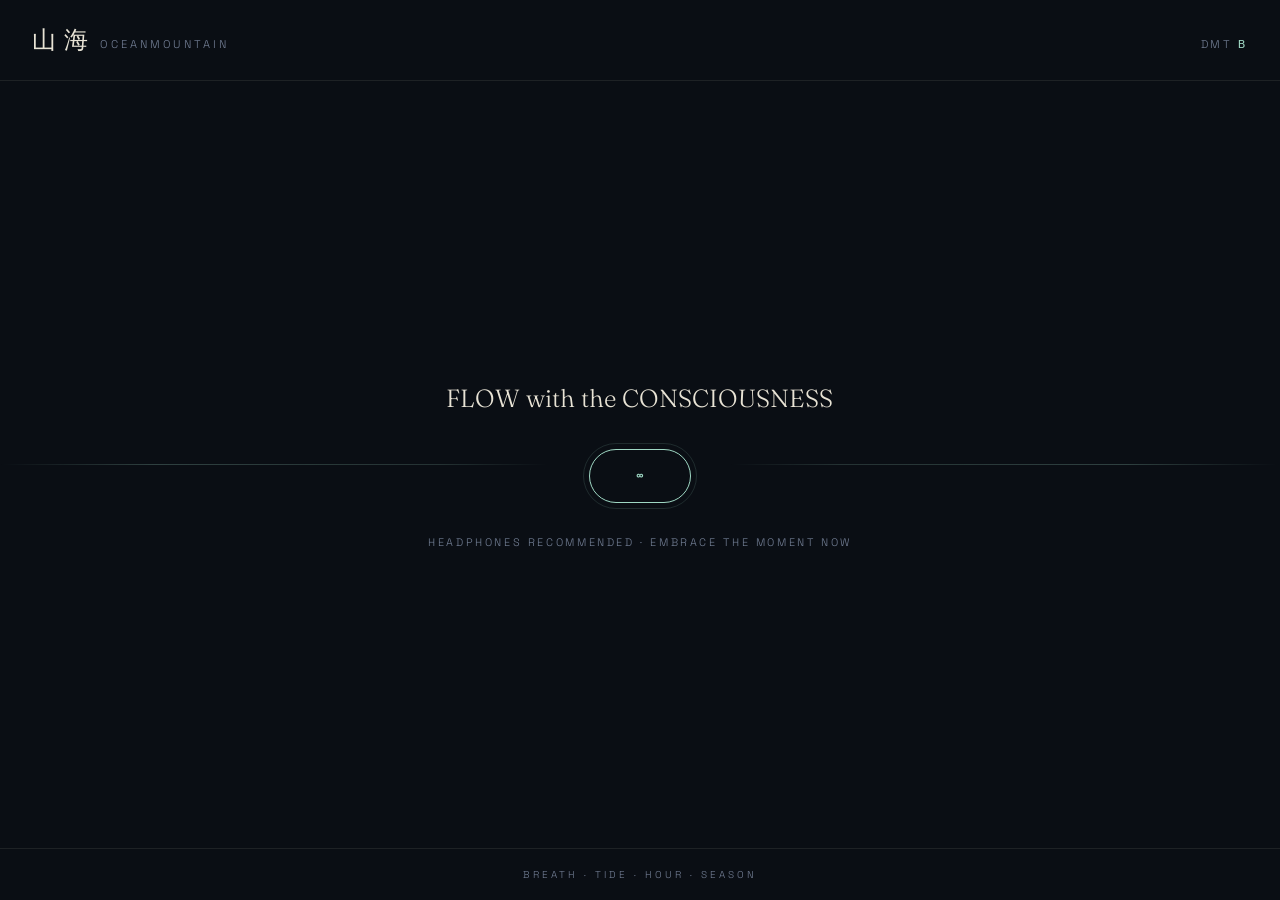
<file: circadian/index_v1.html>
<!-- index.html -->
<!DOCTYPE html>
<html lang="en">
<head>
<meta charset="UTF-8">
<meta name="viewport" content="width=device-width, initial-scale=1.0">
<meta name="color-scheme" content="dark">
<title>山海 OceanMountain — β</title>
<meta name="description" content="山海 OceanMountain — a generative sound work that follows the hour and the season. Work in progress by Haishan Lai.">
<link rel="icon" href="/favicon.svg" type="image/svg+xml">
<link rel="icon" href="/favicon-32.png" sizes="32x32" type="image/png">
<link rel="apple-touch-icon" href="/apple-touch-icon.png">
<meta name="theme-color" content="#090B14">
<meta property="og:type" content="website">
<meta property="og:site_name" content="Haishan Lai">
<meta property="og:title" content="山海 OceanMountain — β">
<meta property="og:description" content="A generative sound work shaped by the hour and the season.">
<meta property="og:url" content="https://oceanmountainlai.art/circadian/">
<meta property="og:image" content="https://oceanmountainlai.art/og-omt.jpg">
<meta property="og:image:width" content="1200">
<meta property="og:image:height" content="630">
<meta name="twitter:card" content="summary_large_image">
<meta name="twitter:image" content="https://oceanmountainlai.art/og-omt.jpg">
<link rel="preconnect" href="https://fonts.googleapis.com">
<link rel="preconnect" href="https://fonts.gstatic.com" crossorigin>
<link href="https://fonts.googleapis.com/css2?family=Fraunces:opsz,wght@9..144,300;9..144,500&family=Space+Grotesk:wght@300;400;500&family=Noto+Sans+TC:wght@300&display=swap" rel="stylesheet">
<link rel="stylesheet" href="style.css?v=5">
</head>
<body>

<header class="mast">
  <a class="wordmark" href="https://oceanmountainlai.art/" aria-label="Back to OceanMountain home">
    <span class="hanzi">山海</span>
    <span class="mark-en">OceanMountain</span>
  </a>
<div class="session-tag">DMT <span class="beta">β</span></div>
</header>

<main class="stage">
  <canvas id="horizon" aria-label="Live waveform of the drone"></canvas>

  <div class="veil" id="veil">
<p class="veil-line">FLOW with the CONSCIOUSNESS</p>
<button id="initBtn" class="init-btn" type="button" aria-label="Begin listening">
  <span class="init-ring" aria-hidden="true"></span>
  ∞
</button>
<p class="veil-hint">Headphones recommended · Embrace the moment now</p>
  </div>

  <div class="readout-stack" id="readout">
    <span id="clockReadout" class="ro-time">—</span>
    <span id="seasonReadout" class="ro-pair"></span>
    <span id="bodyReadout" class="ro-pair"></span>
  </div>

  <div class="console" id="console" hidden>

    <div class="mode-switch" role="radiogroup" aria-label="Listening mode">
      <span class="mode-label" id="labelPhones">Headphones</span>
      <button id="modeToggle" class="toggle" type="button" role="switch" aria-checked="false" aria-label="Switch to speaker mode">
        <span class="toggle-dot" aria-hidden="true"></span>
      </button>
      <span class="mode-label" id="labelSpeakers">Speakers</span>
    </div>
    
<div class="mode-switch" role="radiogroup" aria-label="Time system">
  <span class="mode-label active" id="labelStandard">Standard Time</span>
<button id="timeToggle" class="toggle" type="button" role="switch" aria-checked="false" aria-label="Switch to I-CHING TIME">
    <span class="toggle-dot" aria-hidden="true"></span>
  </button>
  <span class="mode-label" id="labelIChing">I-CHING TIME</span>
</div>
<div class="console-actions">
<button id="powerBtn" class="power-btn" type="button" aria-label="Pause the sound">PAUSE</button>
<button id="ideaBtn" class="idea-btn" type="button" aria-expanded="false" aria-controls="idea">About <span aria-hidden="true">↑</span></button>
</div>
</div>
  <aside class="idea" id="idea" aria-hidden="true" aria-labelledby="ideaTitle">
    <div class="idea-inner">
      <p class="idea-kicker" id="ideaTitle">山海 · OceanMountain</p>
      <p class="idea-en">A generative sound work,<br>shaped by the hour and the season.<br>The solar terms form its ground;<br>the double&#8209;hours, its tide.<br>Nothing is composed in advance.<br>It proceeds one step at a time,<br>retaining only what has truly sounded.</p>
      <span class="idea-rule" aria-hidden="true"></span>
      <p class="idea-zh">一件隨時辰與節氣而生的聲音作品。<br>以二十四節氣為地，<br>以十二時辰為潮。<br>無預先寫定之樂譜，<br>音樂一步一步而行，<br>唯留真正響起之聲。</p>
      <button class="idea-close" id="ideaClose" type="button">Close</button>
    </div>
  </aside>


  <p class="sysmsg" id="sysmsg" role="status" aria-live="polite"></p>
</main>

<footer class="colophon">
  <span>breath · tide · hour · season</span>
</footer>

<script type="module" src="app.js?v=6"></script>
<script>
(function(){
  var btn=document.getElementById('ideaBtn'), box=document.getElementById('idea'), close=document.getElementById('ideaClose');
  if(!btn||!box) return;
  function set(open){
    box.classList.toggle('open',open); box.setAttribute('aria-hidden',String(!open));
    btn.setAttribute('aria-expanded',String(open));
    setTimeout(function(){ (open?close:btn).focus({preventScroll:true}); if(open) box.scrollTop=0; }, 30);
  }
  btn.addEventListener('click',function(){ set(!box.classList.contains('open')); });
  close.addEventListener('click',function(){ set(false); });
  box.addEventListener('click',function(e){ if(e.target===box) set(false); });
  document.addEventListener('keydown',function(e){ if(e.key==='Escape'&&box.classList.contains('open')) set(false); });
})();
</script></body>
</html>
</file>
<file: circadian/style.css>
/* style.css */
:root {
  --ink:      #0a0e14;   /* deep night */
  --ink-2:    #0f1520;   /* raised night */
  --moon:     #e8e3d5;   /* warm moonlight text */
  --mist:     #77839a;   /* label blue-gray */
  --tide:     #9fd8c4;   /* seafoam glow — the horizon line */
  --tide-dim: rgba(159, 216, 196, 0.14);
  --hairline: rgba(232, 227, 213, 0.09);
  --font-display: "Fraunces", serif;
  --font-ui: "Space Grotesk", system-ui, sans-serif;
}

* { margin: 0; padding: 0; box-sizing: border-box; }

html, body { height: 100%; }

body {
  background: var(--ink);
  color: var(--moon);
  font-family: var(--font-ui);
  font-weight: 300;
  display: flex;
  flex-direction: column;
  overflow: hidden;
  -webkit-font-smoothing: antialiased;
}

/* ---------- masthead ---------- */
.mast {
  display: flex;
  justify-content: space-between;
  align-items: baseline;
  padding: 1.5rem 2rem;
  border-bottom: 1px solid var(--hairline);
}

.wordmark { display: flex; align-items: baseline; gap: 0.75rem; }

.hanzi {
  font-family: var(--font-display);
  font-size: 1.5rem;
  font-weight: 500;
  letter-spacing: 0.35em;
  margin-right: -0.35em;
}

.mark-en {
  font-size: 0.7rem;
  letter-spacing: 0.28em;
  text-transform: uppercase;
  color: var(--mist);
}

.session-tag {
  font-size: 0.7rem;
  letter-spacing: 0.22em;
  text-transform: uppercase;
  color: var(--mist);
}

.beta {
  font-family: var(--font-display);
  color: var(--tide);
  font-size: 0.85rem;
}

/* ---------- stage ---------- */
.stage {
  position: relative;
  flex: 1;
  display: grid;
  place-items: center;
}

#horizon {
  position: absolute;
  inset: 0;
  width: 100%;
  height: 100%;
  filter: drop-shadow(0 0 24px var(--tide-dim));
}

/* ---------- init veil ---------- */
.veil {
  position: relative;
  z-index: 2;
  display: flex;
  flex-direction: column;
  align-items: center;
  gap: 2rem;
  text-align: center;
  padding: 0 1.5rem;
  transition: opacity 1.6s ease, visibility 1.6s;
}

.veil.dissolved { opacity: 0; visibility: hidden; }

.veil-line {
  font-family: var(--font-display);
  font-size: clamp(1.1rem, 2.6vw, 1.55rem);
  font-weight: 300;
  color: var(--moon);
  max-width: 26ch;
  line-height: 1.5;
}

.veil-hint {
  font-size: 0.68rem;
  letter-spacing: 0.24em;
  text-transform: uppercase;
  color: var(--mist);
}

.init-btn {
  position: relative;
  font-family: var(--font-ui);
  font-size: 0.78rem;
  font-weight: 500;
  letter-spacing: 0.34em;
  text-indent: 0.34em;
  color: var(--tide);
  background: transparent;
  border: 1px solid var(--tide);
  border-radius: 999px;
  padding: 1.1rem 2.6rem;
  cursor: pointer;
  transition: background 0.5s ease, color 0.5s ease, box-shadow 0.5s ease;
}

.init-btn:hover,
.init-btn:focus-visible {
  background: var(--tide);
  color: var(--ink);
  box-shadow: 0 0 42px var(--tide-dim), 0 0 12px rgba(159, 216, 196, 0.35);
  outline: none;
}

.init-btn:focus-visible { outline: 2px solid var(--moon); outline-offset: 4px; }

.init-ring {
  position: absolute;
  inset: -7px;
  border: 1px solid var(--tide-dim);
  border-radius: 999px;
  animation: breathe 6s ease-in-out infinite;
  pointer-events: none;
}

@keyframes breathe {
  0%, 100% { transform: scale(1); opacity: 0.35; }
  50%      { transform: scale(1.06); opacity: 1; }
}

/* ---------- live console ---------- */
.console {
  position: absolute;
  z-index: 2;
  bottom: 2.2rem;
  left: 50%;
  transform: translateX(-50%);
  display: flex;
  flex-direction: column;
  align-items: center;
  gap: 1.1rem;
}

.readout {
  font-size: 0.7rem;
  letter-spacing: 0.26em;
  text-transform: uppercase;
  color: var(--mist);
  display: flex;
  gap: 0.7rem;
}

.readout-divider { color: var(--tide); }

.mode-switch { display: flex; align-items: center; gap: 0.9rem; }

.mode-label {
  font-size: 0.66rem;
  letter-spacing: 0.22em;
  text-transform: uppercase;
  color: var(--mist);
  transition: color 0.4s ease;
}

.mode-label.active { color: var(--tide); }

.toggle {
  width: 52px;
  height: 26px;
  border-radius: 999px;
  border: 1px solid var(--hairline);
  background: var(--ink-2);
  position: relative;
  cursor: pointer;
  transition: border-color 0.4s ease;
}

.toggle:focus-visible { outline: 2px solid var(--tide); outline-offset: 3px; }

.toggle-dot {
  position: absolute;
  top: 4px;
  left: 4px;
  width: 16px;
  height: 16px;
  border-radius: 50%;
  background: var(--tide);
  box-shadow: 0 0 10px rgba(159, 216, 196, 0.6);
  transition: transform 0.45s cubic-bezier(0.6, 0, 0.2, 1);
}

.toggle[aria-checked="true"] .toggle-dot { transform: translateX(26px); }

/* ---------- system messages / colophon ---------- */
.sysmsg {
  position: absolute;
  z-index: 3;
  top: 1.4rem;
  left: 50%;
  transform: translateX(-50%);
  font-size: 0.68rem;
  letter-spacing: 0.18em;
  color: var(--mist);
  max-width: 80vw;
  text-align: center;
}

.colophon {
  padding: 1.2rem 2rem;
  border-top: 1px solid var(--hairline);
  font-size: 0.62rem;
  letter-spacing: 0.3em;
  text-transform: uppercase;
  color: var(--mist);
  text-align: center;
}

@media (prefers-reduced-motion: reduce) {
  .init-ring { animation: none; }
  * { transition-duration: 0.01ms !important; }
}

@media (max-width: 540px) {
  .mast { padding: 1.1rem 1.2rem; }
  .session-tag { display: none; }
}

/* Add to style.css — the second toggle reuses all existing .toggle styles.
   Only addition: a distinct dot color for the I-Ching switch when active. */
#timeToggle[aria-checked="true"] .toggle-dot {
  background: #d4b96a;                       /* solar gold — jieqi active */
  box-shadow: 0 0 10px rgba(212, 185, 106, 0.6);
}

/* wordmark as home link */
a.wordmark { text-decoration: none; color: inherit; cursor: pointer; }
a.wordmark:hover .mark-en, a.wordmark:focus-visible .mark-en { color: var(--tide); }

/* play/stop control */
.power-btn {
  font-family: var(--font-ui);
  font-size: 0.62rem;
  font-weight: 500;
  letter-spacing: 0.3em;
  text-indent: 0.3em;
  color: var(--mist);
  background: transparent;
  border: 1px solid var(--hairline);
  border-radius: 999px;
  padding: 0.55rem 1.4rem;
  cursor: pointer;
  transition: color 0.4s ease, border-color 0.4s ease;
}
.power-btn:hover, .power-btn:focus-visible {
  color: var(--tide);
  border-color: var(--tide);
  outline: none;
}
/* Phase 2.5 — compact one-line symbolic UI */

.beta {
  font-family: var(--font-ui);
  font-size: inherit;
  letter-spacing: inherit;
  color: var(--tide);
}

.console {
  width: min(94vw, 760px);
}

.readout {
  justify-content: center;
  align-items: center;
  flex-wrap: nowrap;
  white-space: nowrap;
  width: 100%;
}

.mode-switch {
  display: grid;
  grid-template-columns: 1fr 52px 1fr;
  width: min(100%, 460px);
  align-items: center;
  justify-items: center;
  gap: 0.9rem;
}

.mode-label {
  width: 100%;
  text-align: center;
}

.power-btn {
  align-self: center;
  min-width: 8rem;
  margin-top: 0.1rem;
}
/* Phase 3A — pause state polish (append only) */
#horizon { transition: opacity 2.5s ease; }
body.is-paused #horizon { opacity: 0.55; }
/* ============================================================
   Phase 3B — responsive layout / mobile landscape polish
   (append-only; desktop unchanged)
   ============================================================ */

/* dynamic viewport: track real visible height behind mobile browser bars */
html, body { height: 100dvh; min-height: 100dvh; }

/* safe-area breathing room for notches / home indicators */
.console { padding-bottom: env(safe-area-inset-bottom, 0px); }

/* readout scales fluidly instead of overflowing; still one line by default */
.readout {
  font-size: clamp(0.52rem, 1.6vw, 0.7rem);
  letter-spacing: clamp(0.12em, 0.6vw, 0.26em);
}

/* ---------- mobile portrait ---------- */
@media (max-width: 540px) {
  .console { width: 94vw; gap: 0.8rem; bottom: 1.4rem; }
  .mode-switch { width: min(100%, 340px); gap: 0.5rem; }
  .mode-label { font-size: 0.56rem; letter-spacing: 0.14em; }
  .power-btn { padding: 0.5rem 1.2rem; min-width: 7rem; }

  /* only when physically too narrow: graceful wrap, never overflow */
  .readout {
    white-space: normal;
    flex-wrap: wrap;
    row-gap: 0.25rem;
    line-height: 1.6;
  }
}

/* ---------- phone landscape / short screens ---------- */
@media (max-height: 520px) {
  .mast { padding: 0.7rem 1.4rem; }
  .colophon { padding: 0.6rem 1.4rem; }

  .veil { gap: 1rem; }
  .veil-line { font-size: clamp(0.95rem, 3.5vh, 1.2rem); }
  .init-btn { padding: 0.7rem 1.9rem; }
  .veil-hint { display: none; }

  .console { bottom: 0.9rem; gap: 0.55rem; }
  .mode-switch { gap: 0.5rem; }
  .mode-label { font-size: 0.56rem; }
  .toggle { width: 44px; height: 24px; }
  .toggle-dot { width: 14px; height: 14px; }
  .toggle[aria-checked="true"] .toggle-dot { transform: translateX(20px); }
  .power-btn { padding: 0.4rem 1.1rem; min-width: 6.5rem; margin-top: 0; }
}

/* ---------- very short landscape (older phones, browser UI showing) ---------- */
@media (max-height: 400px) {
  .colophon { display: none; }
  .console { bottom: 0.6rem; gap: 0.4rem; }
  .readout { font-size: 0.5rem; }
}

/* ============================================================
   Phase 3C — hidden console fix + "The idea" statement (append only)
   ============================================================ */
.console[hidden] { display: none !important; }
.console-actions { display: flex; flex-direction: column; align-items: center; gap: 0.7rem; }

.idea-btn {
  font-family: var(--font-ui);
  font-size: 0.58rem;
  letter-spacing: 0.3em;
  text-indent: 0.3em;
  text-transform: uppercase;
  color: var(--mist);
  background: none;
  border: 0;
  padding: 0.35rem 0.4rem;
  cursor: pointer;
  transition: color 0.4s ease;
}
.idea-btn span { display: inline-block; margin-left: 0.3em; transition: transform 0.6s ease; }
.idea-btn:hover, .idea-btn:focus-visible { color: var(--tide); outline: none; }
.idea-btn[aria-expanded="true"] span { transform: rotate(180deg); }

.idea {
  position: absolute;
  inset: 0;
  z-index: 5;
  display: flex;
  justify-content: center;
  overflow-y: auto;
  padding: 2rem 1.5rem;
  background: rgba(10, 14, 20, 0.82);
  -webkit-backdrop-filter: blur(10px);
  backdrop-filter: blur(10px);
  opacity: 0;
  visibility: hidden;
  transition: opacity 1.2s ease, visibility 0s linear 1.2s;
}
.idea.open { opacity: 1; visibility: visible; transition: opacity 1.2s ease, visibility 0s; }
.idea-inner {
  margin: auto 0;
  max-width: 34rem;
  text-align: center;
  transform: translateY(14px);
  transition: transform 1.4s cubic-bezier(0.2, 0.7, 0.2, 1);
}
.idea.open .idea-inner { transform: none; }
.idea-kicker {
  font-size: 0.6rem;
  letter-spacing: 0.34em;
  text-transform: uppercase;
  color: var(--tide);
  margin-bottom: 1.8rem;
}
.idea-en {
  font-family: var(--font-display);
  font-weight: 300;
  font-size: clamp(1.02rem, 1.9vw, 1.3rem);
  line-height: 1.7;
  color: var(--moon);
  margin-bottom: 1.1rem;
}
.idea-rule {
  display: block;
  width: 36px;
  height: 1px;
  margin: 1.6rem auto;
  background: var(--tide);
  opacity: 0.6;
}
.idea-zh {
  font-family: "Noto Sans TC", var(--font-ui), sans-serif;
  font-weight: 300;
  font-size: clamp(0.82rem, 1.3vw, 0.92rem);
  line-height: 1.95;
  letter-spacing: 0.06em;
  color: var(--mist);
  margin-bottom: 0.9rem;
}
.idea-foot {
  margin-top: 1.8rem;
  font-size: 0.58rem;
  letter-spacing: 0.26em;
  text-transform: uppercase;
  color: var(--mist);
}
.idea-close {
  margin-top: 1.6rem;
  font-family: var(--font-ui);
  font-size: 0.6rem;
  letter-spacing: 0.3em;
  text-indent: 0.3em;
  text-transform: uppercase;
  color: var(--mist);
  background: transparent;
  border: 1px solid var(--hairline);
  border-radius: 999px;
  padding: 0.5rem 1.3rem;
  cursor: pointer;
  transition: color 0.4s ease, border-color 0.4s ease;
}
.idea-close:hover, .idea-close:focus-visible { color: var(--tide); border-color: var(--tide); outline: none; }

@media (max-height: 520px) {
  .console-actions { flex-direction: row; gap: 1.2rem; }
  .idea-en { font-size: 0.95rem; line-height: 1.55; }
  .idea-zh { line-height: 1.8; }
}
@media (prefers-reduced-motion: reduce) {
  .idea, .idea-inner { transition: none; }
}

/* ============================================================
   Phase 3D — readout as a stacked caption above the horizon (append only)
   ============================================================ */
.readout-stack {
  position: absolute;
  z-index: 2;
  top: clamp(1.6rem, 10vh, 6rem);
  left: 50%;
  transform: translateX(-50%);
  width: min(92vw, 560px);
  display: flex;
  flex-direction: column;
  align-items: center;
  gap: 1.15rem;
  text-align: center;
  pointer-events: none;
  opacity: 0;
  transition: opacity 2.2s ease;
}
.veil.dissolved ~ .readout-stack { opacity: 1; }
body.is-paused .readout-stack { opacity: 0.55; }
.ro-time {
  font-size: 0.64rem;
  letter-spacing: 0.32em;
  text-indent: 0.32em;
  color: var(--mist);
  font-variant-numeric: tabular-nums;
}
.ro-pair { display: flex; flex-direction: column; align-items: center; gap: 0.4rem; }
.ro-pair:empty { display: none; }
.ro-zh {
  font-family: "Noto Sans TC", var(--font-ui), sans-serif;
  font-weight: 300;
  font-size: clamp(1rem, 1.8vw, 1.25rem);
  letter-spacing: 0.14em;
  text-indent: 0.14em;
  color: var(--moon);
}
.ro-en {
  font-size: 0.58rem;
  letter-spacing: 0.3em;
  text-indent: 0.3em;
  text-transform: uppercase;
  color: var(--mist);
}
@media (max-height: 520px) {
  .readout-stack { top: 0.7rem; width: auto; flex-direction: row; align-items: baseline; gap: 1.6rem; white-space: nowrap; }
  .ro-pair { flex-direction: row; align-items: baseline; gap: 0.55rem; }
  .ro-zh { font-size: 0.82rem; }
}
</file>
